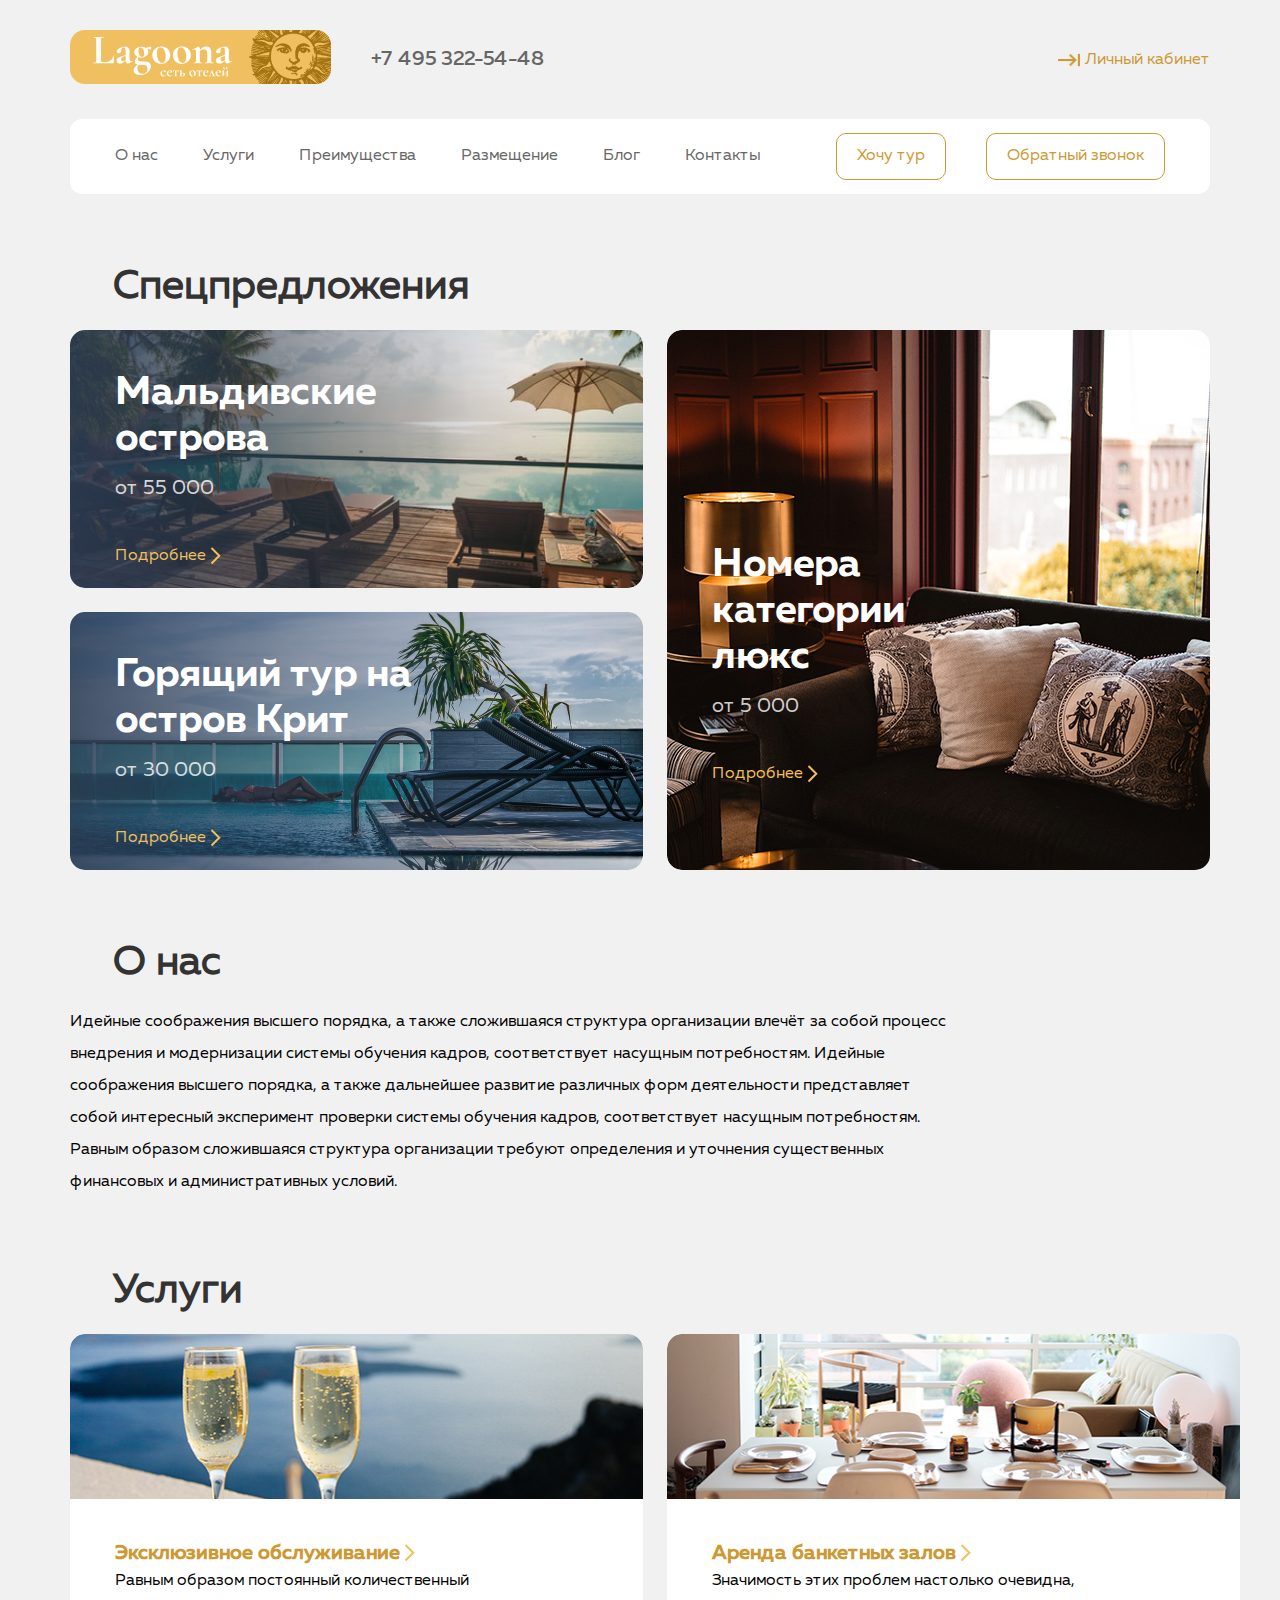
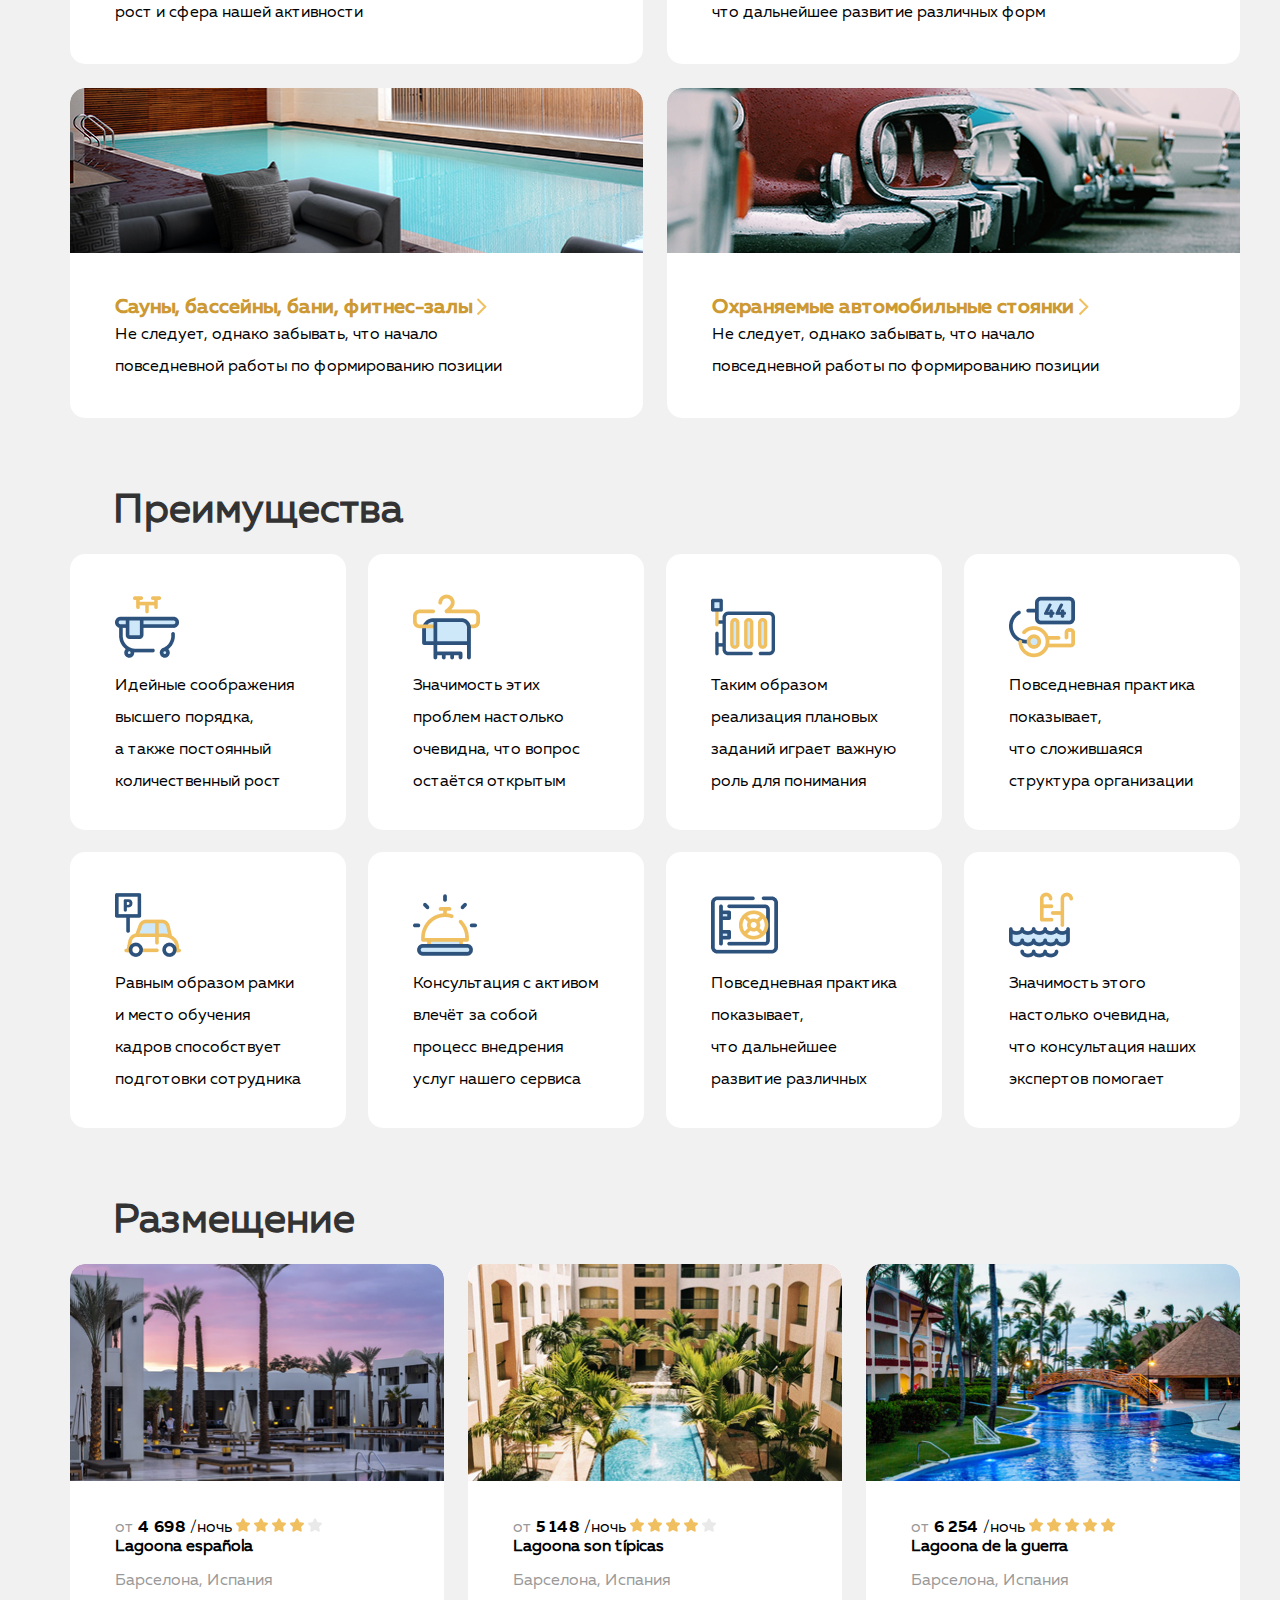
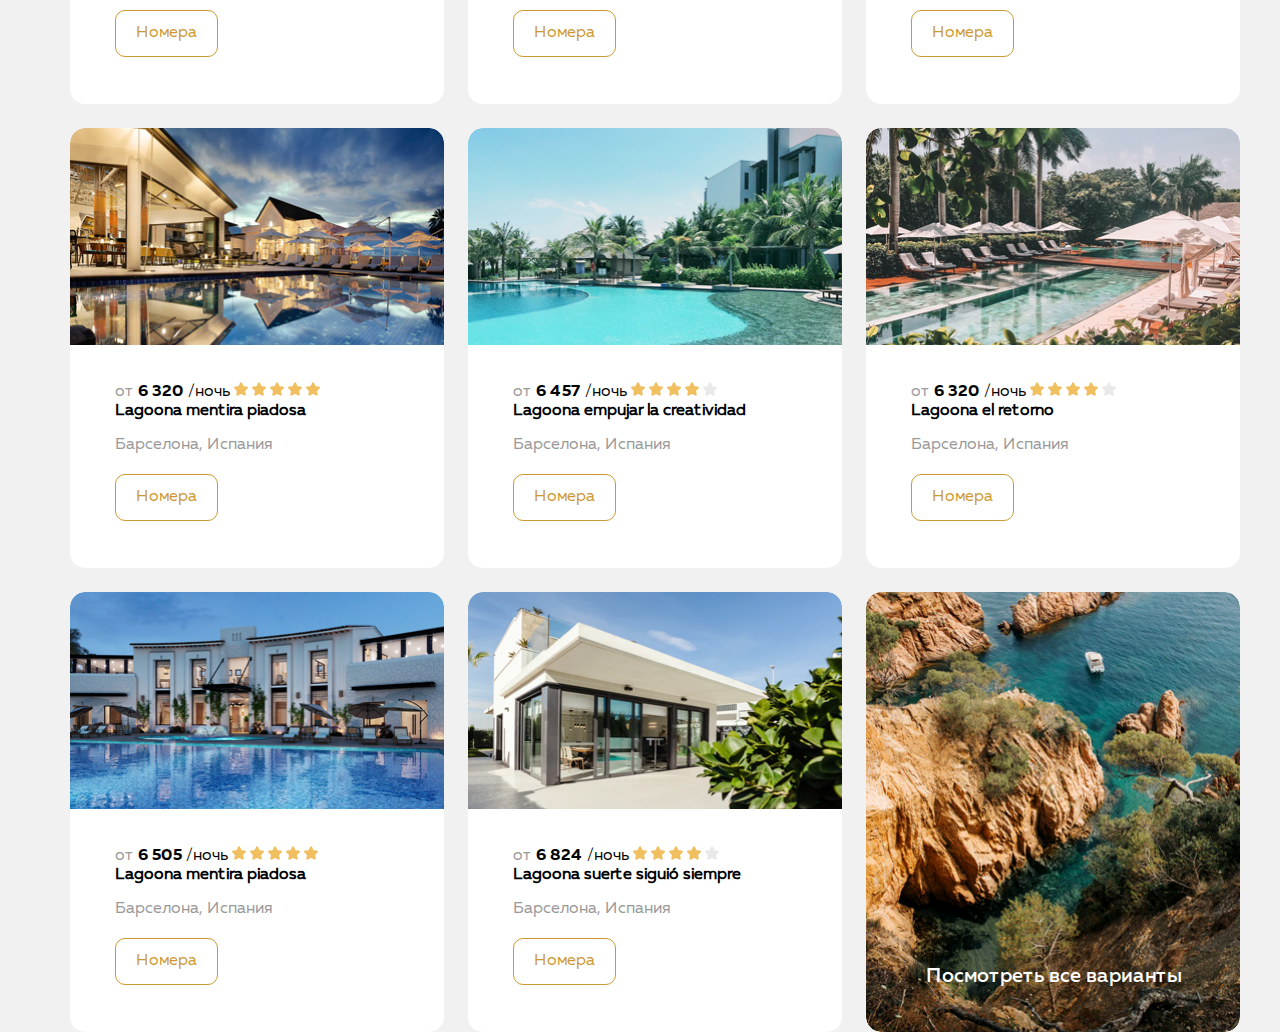
<file: 06_layout-html/index.html>
<!DOCTYPE html>
<html lang="ru">
<head>
  <meta charset="UTF-8">
  <meta http-equiv="X-UA-Compatible" content="IE=edge">
  <meta name="viewport" content="width=device-width, initial-scale=1.0">
  <title>Document</title>
  <link rel="stylesheet" href="../07_layout-flexbox/css/normalize.css">
  <link rel="stylesheet" href="../07_layout-flexbox/css/style.css">
</head>
<body>
  <header class="header">
    <div class="container header-container">
      <div class="header-link flex">
        <a href="/">
          <img class="header-logo" src="img/logo.png" alt="Логотип отеля Lagoona"></a>
        <a class="contacts-item-link" href="tel:+74953225448">
          +7 495 322-54-48</a>
        <a class="account flex" href="#">Личный кабинет</a>
      </div>
    <div class="header-div-nav flex">
      <nav class="header-nav">
        <ul class="header-list flex">
          <li class="header-list-item hidden">
            <a class="header-link" href="#">Главная</a>
          </li>
          <li class="header-list-item">
            <a class="header-link" href="#about_us">О нас</a>
          </li>
          <li class="header-list-item">
            <a class="header-link" href="#services">Услуги</a>
          </li>
          <li class="header-list-item">
            <a class="header-link" href="#benefits">Преимущества</a>
          </li>
          <li class="header-list-item">
            <a class="header-link" href="#placement">Размещение</a>
          </li>
          <li class="header-list-item">
            <a class="header-link" href="#blog">Блог</a>
          </li>
          <li class="header-list-item">
            <a class="header-link" href="#contacts">Контакты</a>
          </li>
        </ul>
    </nav>
      <button class="btn-reset header-btn want_tour flex">Хочу тур</button>
      <button class="btn-reset header-btn coll flex">Обратный звонок</button>
    </div>
   </div>
  </header>

  <main class="main">
    <h1 class="title-1 hidden"> Сеть отелей Lagoona</h1>
    <section class="main-section">
      <div class="container">
        <h2 class="title-2">Спецпредложения</h2>
        <div class="main-box flex">
          <div class="main-box-2card">
            <div class="specially-1 flex">
              <h3 class="title-3">Мальдивские острова</h3>
              <span class="price">от 55 000</span>
              <a class="more" href="#">Подробнее</a>
            </div>
            <div class="specially-2 flex">
              <h3 class="title-3">Горящий тур на остров Крит</h3>
              <span class="price">от 30 000</span>
              <a class="more" href="#">Подробнее</a>
            </div>
          </div>
          <div class="specially-3 flex">
            <h3 class="title-3">Номера категории люкс</h3>
            <span class="price">от 5 000</span>
            <a class="more" href="#">Подробнее</a>
          </div>
        </div>
      </div>
    </section>

    <section class="about_us" id="about_us">
      <div class="container">
        <h2 class="title-2 about_us-title">О нас</h2>
        <p class="section-descr about_us-descr">
          Идейные соображения высшего порядка, а&nbsp;также сложившаяся структура организации влечёт за&nbsp;собой процесс
           внедрения и&nbsp;модернизации системы обучения кадров, соответствует насущным потребностям. Идейные соображения
           высшего порядка, а&nbsp;также дальнейшее развитие различных форм деятельности представляет собой интересный
           эксперимент проверки системы обучения кадров, соответствует насущным потребностям. Равным образом сложившаяся
           структура организации требуют определения и&nbsp;уточнения существенных финансовых и&nbsp;административных условий.
        </p>
      </div>
    </section>

    <section class="services" id="services">
      <div class="container">
        <h2 class="title-2">Услуги</h2>
        <ul class="list-reset list-services flex">
          <li class="list-item-services img-1 flex">
            <h3 class="title-3 services-title"><a href="#">Эксклюзивное обслуживание</a></h3>
              <p class="section-descr">Равным образом постоянный количественный рост и&nbsp;сфера нашей активности</p>
          </li>

          <li class="list-item-services img-2 flex">
            <h3 class="title-3 services-title"><a href="#">Аренда банкетных залов</a></h3>
              <p class="section-descr">Значимость этих проблем настолько очевидна, что дальнейшее развитие различных форм</p>
          </li>

          <li class="list-item-services img-3 flex">
            <h3 class="title-3 services-title"><a href="#">Сауны, бассейны, бани, фитнес-залы</a></h3>
              <p class="section-descr">Не&nbsp;следует, однако забывать, что начало повседневной работы по&nbsp;формированию позиции</p>
            </li>

          <li class="list-item-services img-4 flex">
            <h3 class="title-3 services-title"><a href="#">Охраняемые автомобильные стоянки</a></h3>
              <p class="section-descr">Не&nbsp;следует, однако забывать, что начало повседневной работы по&nbsp;формированию позиции</p>
            </li>
        </ul>
      </div>
    </section>

    <section id="benefits" class="benefits">
      <div class="container">
        <h2 class="title-2 benefits-title">Преимущества</h2>

        <ul class="list-reset list-benefits flex">
          <li class="list-item-benefits picture-1 flex">
            <p class="section-descr">Идейные соображения высшего порядка, а&nbsp;также постоянный количественный рост</p>
          </li>

          <li class="list-item-benefits picture-2 flex">
            <p class="section-descr">Значимость этих проблем настолько очевидна, что вопрос остаётся открытым</p>
          </li>

          <li class="list-item-benefits picture-3 flex">
              <p class="section-descr">Таким образом реализация плановых заданий играет важную роль для понимания</p>
          </li>

          <li class="list-item-benefits picture-4 flex">
              <p class="section-descr">Повседневная практика показывает, что сложившаяся структура организации</p>
          </li>

          <li class="list-item-benefits picture-5 flex">
              <p class="section-descr">Равным образом рамки и&nbsp;место обучения кадров способствует подготовки сотрудника</p>
          </li>

          <li class="list-item-benefits picture-6 flex">
              <p class="section-descr">Консультация с&nbsp;активом влечёт за&nbsp;собой процесс внедрения услуг нашего сервиса
              </p>
          </li>

          <li class="list-item-benefits picture-7 flex">
            <p class="section-descr">Повседневная практика показывает, что дальнейшее развитие различных</p>
          </li>

          <li class="list-item-benefits picture-8 flex">
            <p class="section-descr">Значимость этого настолько очевидна, что консультация наших экспертов помогает</p>
          </li>
        </ul>
      </div>
    </section>

    <section id="accommodation">
      <div class="container">
        <h2 class="title-2 benefits-title">Размещение</h2>

        <ul class="list-reset list-accommodation flex">
          <li class="list-item-accommodation">
            <article class="article">
              <img class="article-img" src="img/siting1.jpg" alt="Фото Lagoona española">
              <div class="accommodation-article">
                <span class="accommodation-from">от</span>
                <span class="accommodation-price">4 698</span>
                <span class="accommodation-night">/ночь</span>

                <span class="rating">
                  <img src="img/star.jpg" alt="Рейтинг отеля 4 из 5">
                  <img src="img/star.jpg" alt="">
                  <img src="img/star.jpg" alt="">
                  <img src="img/star.jpg" alt="">
                  <img src="img/star-empty.jpg" alt="">
                </span>
                <h3 class="title-3 accommodation-title">Lagoona española</h3>
                <p class="accommodation-adress">Барселона, Испания</p>
                <button class="btn-reset rooms">Номера</button>
              </div>
            </article>
          </li>

          <li class="list-item-accommodation">
            <article class="article">
              <img class="article-img" src="img/siting2.jpg" alt="Фото Lagoona son típicas">
              <div class="accommodation-article">
                <span class="accommodation-from">от</span>
                <span class="accommodation-price">5 148</span>
                <span class="accommodation-night">/ночь</span>

                <span class="rating">
                  <img src="img/star.jpg" alt="Рейтинг отеля 4 из 5">
                  <img src="img/star.jpg" alt="">
                  <img src="img/star.jpg" alt="">
                  <img src="img/star.jpg" alt="">
                  <img src="img/star-empty.jpg" alt="">
                </span>
                <h3 class="title-3 accommodation-title">Lagoona son típicas</h3>
                <p class="accommodation-adress">Барселона, Испания</p>
                <button class="btn-reset rooms">Номера</button>
            </div>
          </article>
        </li>

        <li class="list-item-accommodation">
          <article class="article">
            <img class="article-img" src="img/siting3.jpg" alt="Фото Lagoona de la guerra">
            <div class="accommodation-article">
              <span class="accommodation-from">от</span>
              <span class="accommodation-price">6 254</span>
              <span class="accommodation-night">/ночь</span>

              <span class="rating">
                <img src="img/star.jpg" alt="Рейтинг отеля 5 из 5">
                <img src="img/star.jpg" alt="">
                <img src="img/star.jpg" alt="">
                <img src="img/star.jpg" alt="">
                <img src="img/star.jpg" alt="">
              </span>
              <h3 class="title-3 accommodation-title">Lagoona de la guerra</h3>
              <p class="accommodation-adress">Барселона, Испания</p>
              <button class="btn-reset rooms">Номера</button>
            </div>
          </article>
        </li>

        <li class="list-item-accommodation">
          <article class="article">
            <img class="article-img" src="img/siting4.jpg" alt="Фото Lagoona española">
            <div class="accommodation-article">
              <span class="accommodation-from">от</span>
              <span class="accommodation-price">6 320</span>
              <span class="accommodation-night">/ночь</span>

              <span class="rating">
                <img src="img/star.jpg" alt="Рейтинг отеля 5 из 5">
                <img src="img/star.jpg" alt="">
                <img src="img/star.jpg" alt="">
                <img src="img/star.jpg" alt="">
                <img src="img/star.jpg" alt="">
              </span>
              <h3 class="title-3 accommodation-title">Lagoona mentira piadosa</h3>
              <p class="accommodation-adress">Барселона, Испания</p>
              <button class="btn-reset rooms">Номера</button>
            </div>
          </article>
        </li>

        <li class="list-item-accommodation">
          <article class="article">
            <img class="article-img" src="img/siting5.jpg" alt="Фото Lagoona empujar la creatividad">
            <div class="accommodation-article">
              <span class="accommodation-from">от</span>
              <span class="accommodation-price">6 457</span>
              <span class="accommodation-night">/ночь</span>

              <span class="rating">
                <img src="img/star.jpg" alt="Рейтинг отеля 4 из 5">
                <img src="img/star.jpg" alt="">
                <img src="img/star.jpg" alt="">
                <img src="img/star.jpg" alt="">
                <img src="img/star-empty.jpg" alt="">
              </span>
              <h3 class="title-3 accommodation-title">Lagoona empujar la creatividad</h3>
              <p class="accommodation-adress">Барселона, Испания</p>
              <button class="btn-reset rooms">Номера</button>
            </div>
          </article>
        </li>

        <li class="list-item-accommodation">
          <article class="article">
            <img class="article-img" src="img/siting6.jpg" alt="Фото Lagoona el retorno">

            <div class="accommodation-article">
              <span class="accommodation-from">от</span>
              <span class="accommodation-price">6 320</span>
              <span class="accommodation-night">/ночь</span>

              <span class="rating">
                <img src="img/star.jpg" alt="Рейтинг отеля 4 из 5">
                <img src="img/star.jpg" alt="">
                <img src="img/star.jpg" alt="">
                <img src="img/star.jpg" alt="">
                <img src="img/star-empty.jpg" alt="">
              </span>
              <h3 class="title-3 accommodation-title">Lagoona el retorno</h3>
              <p class="accommodation-adress">Барселона, Испания</p>
              <button class="btn-reset rooms">Номера</button>
            </div>
          </article>
        </li>

        <li class="list-item-accommodation">
          <article class="article">
            <img class="article-img" src="img/siting7.jpg" alt="Фото Lagoona mentira piadosa">
            <div class="accommodation-article">
              <span class="accommodation-from">от</span>
              <span class="accommodation-price">6 505</span>
              <span class="accommodation-night">/ночь</span>

              <span class="rating">
                <img src="img/star.jpg" alt="Рейтинг отеля 5 из 5">
                <img src="img/star.jpg" alt="">
                <img src="img/star.jpg" alt="">
                <img src="img/star.jpg" alt="">
                <img src="img/star.jpg" alt="">
              </span>
              <h3 class="title-3 accommodation-title">Lagoona mentira piadosa</h3>
              <p class="accommodation-adress">Барселона, Испания</p>
              <button class="btn-reset rooms">Номера</button>
            </div>
          </article>
        </li>

        <li class="list-item-accommodation">
          <article class="article">
            <img class="article-img" src="img/siting8.jpg" alt="Фото Lagoona suerte siguió siempre">
            <div class="accommodation-article">
              <span class="accommodation-from">от</span>
              <span class="accommodation-price">6 824</span>
              <span class="accommodation-night">/ночь</span>

              <span class="rating">
                <img src="img/star.jpg" alt="Рейтинг отеля 4 из 5">
                <img src="img/star.jpg" alt="">
                <img src="img/star.jpg" alt="">
                <img src="img/star.jpg" alt="">
                <img src="img/star-empty.jpg" alt="">
              </span>
              <h3 class="title-3 accommodation-title">Lagoona suerte siguió siempre</h3>
              <p class="accommodation-adress">Барселона, Испания</p>
              <button class="btn-reset rooms">Номера</button>
            </div>
          </article>
        </li>

        <li class="list-item-accommodation flex">
          <a class="more-hotels"  href="#">Посмотреть все варианты</a>
        </li>
      </ul>
   </div>
  </section>
</main>
</body>
</html>
</file>
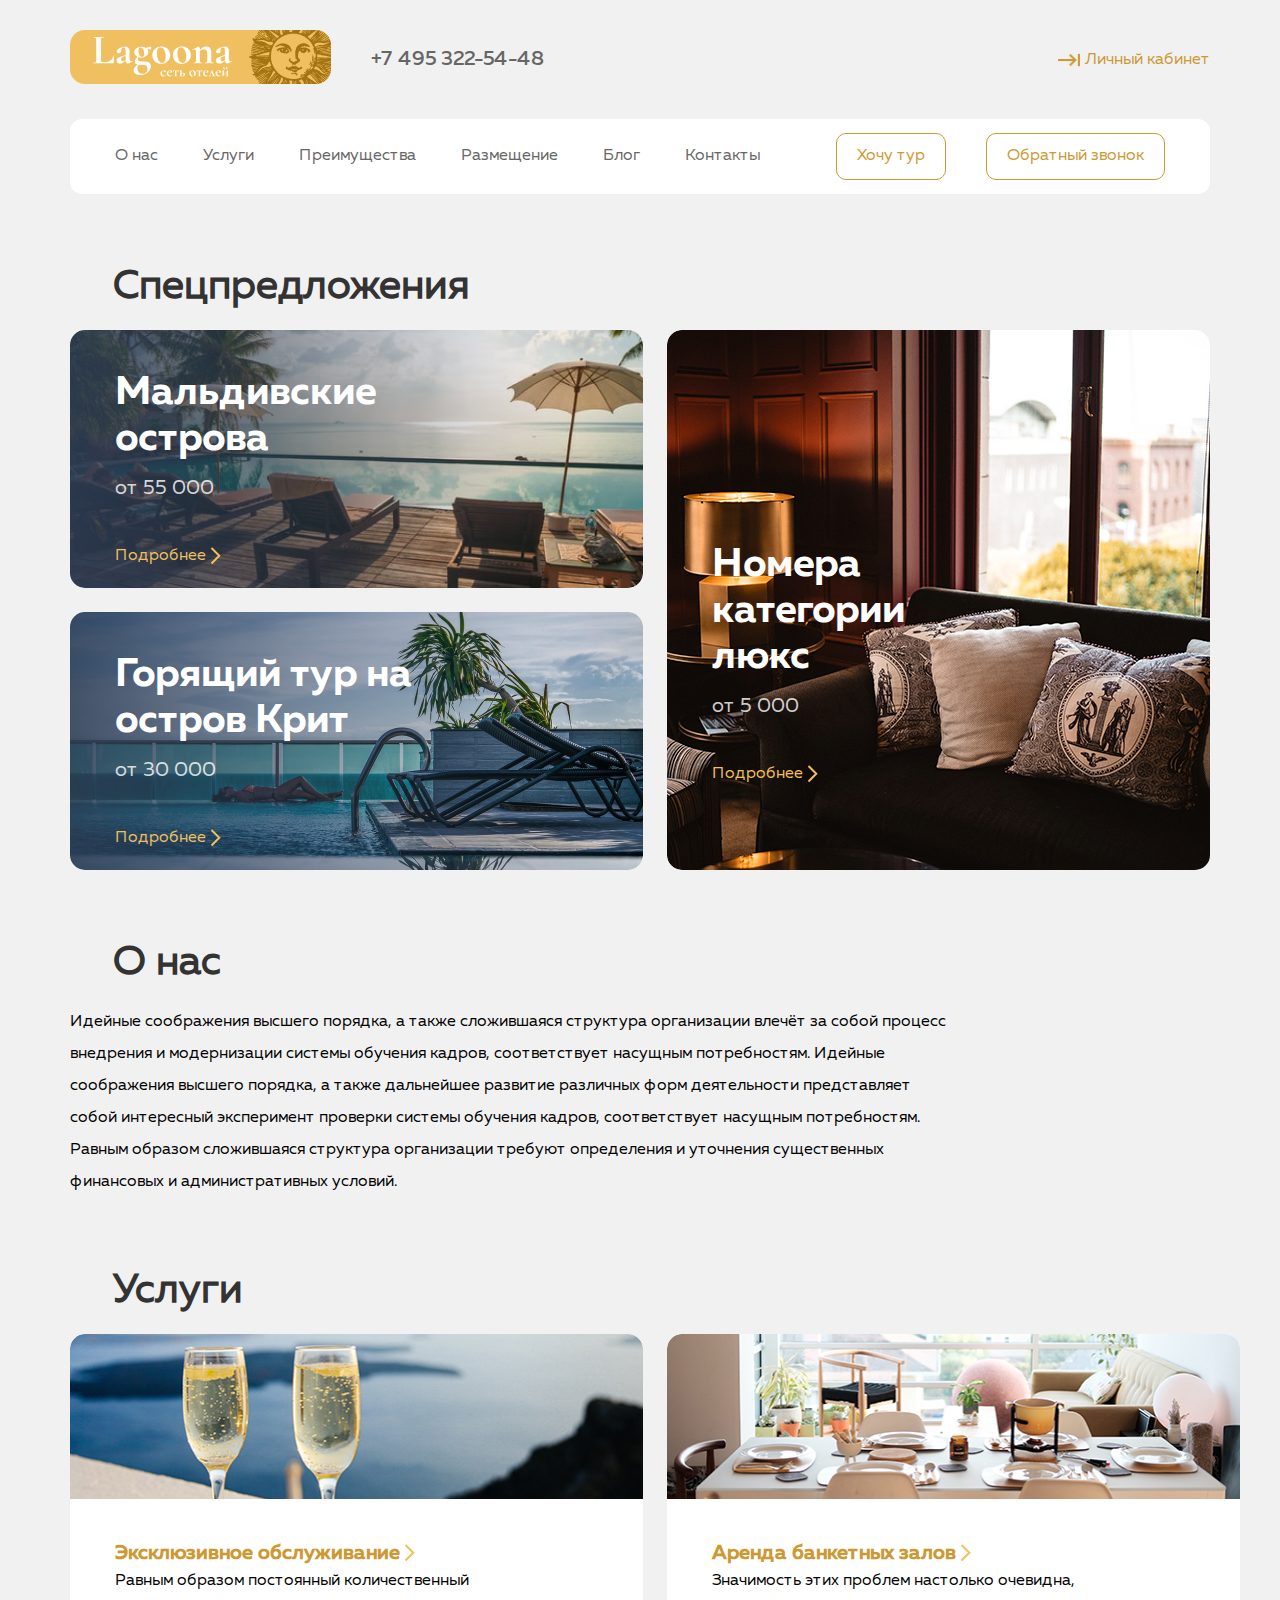
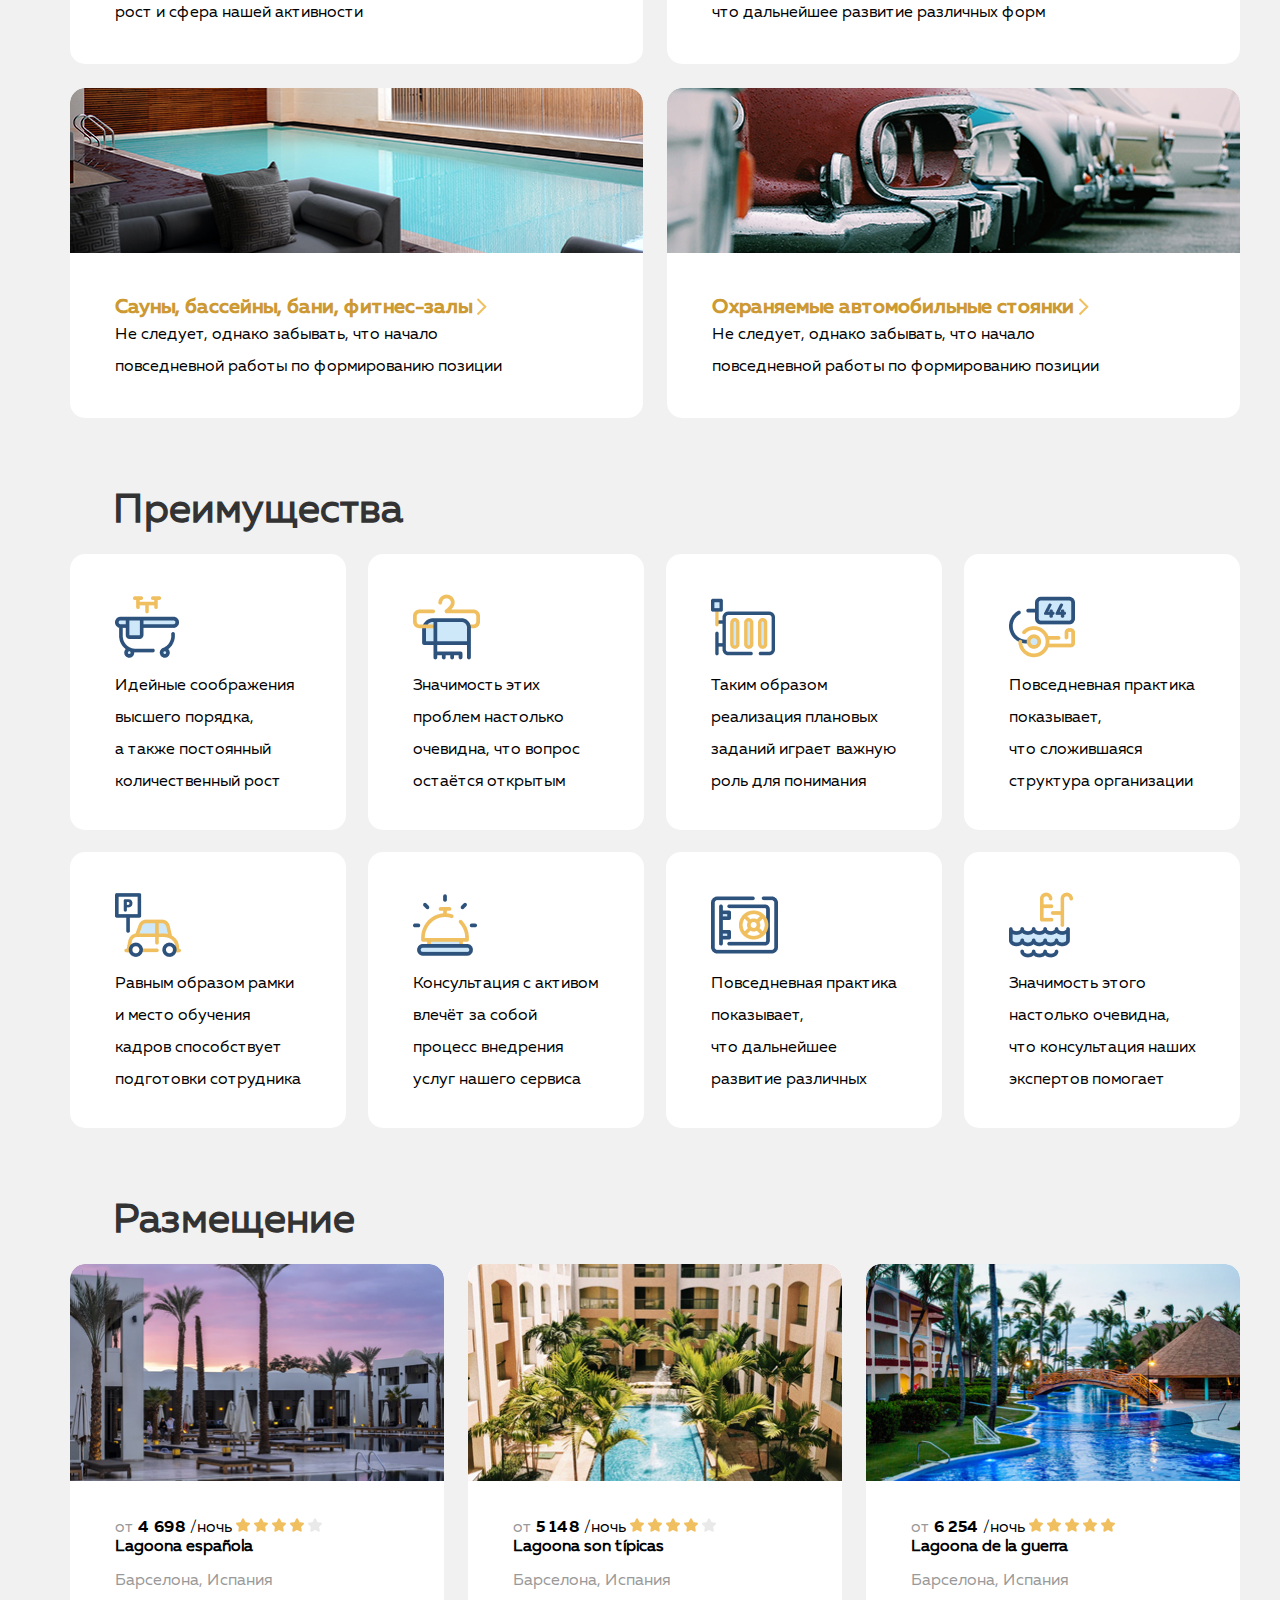
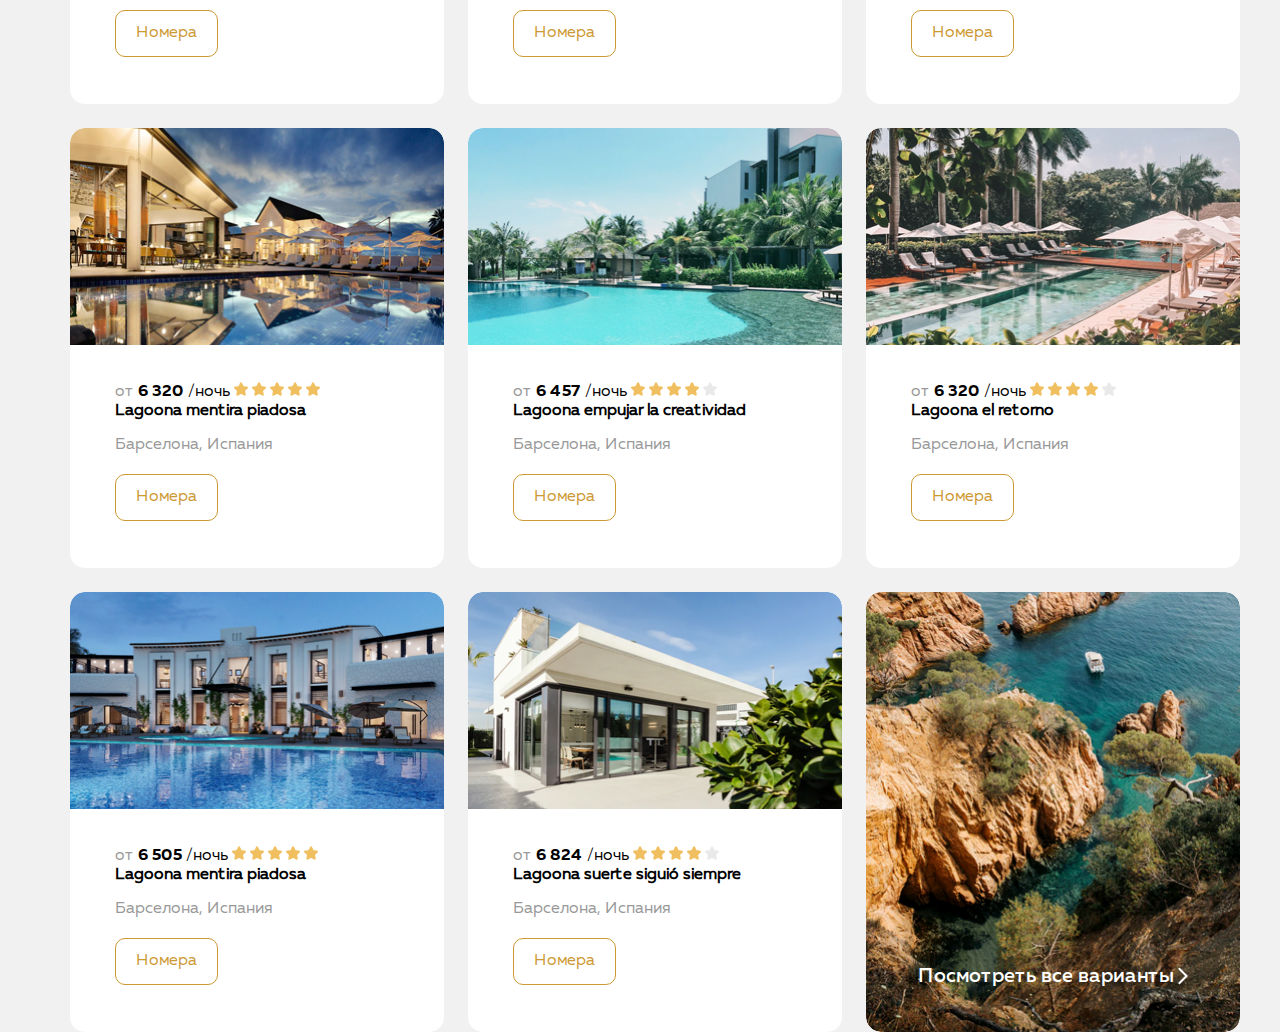
<file: 07_layout-flexbox/index.html>
<!DOCTYPE html>
<html lang="ru">
<head>
  <meta charset="UTF-8">
  <meta http-equiv="X-UA-Compatible" content="IE=edge">
  <meta name="viewport" content="width=device-width, initial-scale=1.0">
  <title>Document</title>
  <link rel="stylesheet" href="css/normalize.css">
  <link rel="stylesheet" href="css/style.css">
</head>
<body>
  <header class="header">
    <div class="container">
      <div class="header-link flex">
        <a href="/">
          <img class="header-logo" src="img/logo.png" alt="Логотип отеля Lagoona"></a>
        <a class="contacts-item-link" href="tel:+74953225448">
          +7 495 322-54-48</a>
        <a class="account flex" href="#">Личный кабинет</a>
      </div>
    <div class="header-div-nav flex">
      <nav class="header-nav">
        <ul class="header-list flex">
          <li class="header-list-item hidden">
            <a class="header-link" href="#">Главная</a>
          </li>
          <li class="header-list-item">
            <a class="header-link" href="#about_us">О нас</a>
          </li>
          <li class="header-list-item">
            <a class="header-link" href="#services">Услуги</a>
          </li>
          <li class="header-list-item">
            <a class="header-link" href="#benefits">Преимущества</a>
          </li>
          <li class="header-list-item">
            <a class="header-link" href="#placement">Размещение</a>
          </li>
          <li class="header-list-item">
            <a class="header-link" href="#blog">Блог</a>
          </li>
          <li class="header-list-item">
            <a class="header-link" href="#contacts">Контакты</a>
          </li>
        </ul>
    </nav>
      <button class="btn-reset header-btn want_tour flex">Хочу тур</button>
      <button class="btn-reset header-btn coll flex">Обратный звонок</button>
    </div>
   </div>
  </header>

  <main class="main">
    <h1 class="title-1 hidden"> Сеть отелей Lagoona</h1>
    <section class="main-section">
      <div class="container">
        <h2 class="title-2">Спецпредложения</h2>
        <div class="main-box flex">
          <div class="main-box-2card">
            <div class="specially-1 flex">
              <h3 class="title-3">Мальдивские острова</h3>
              <span class="price">от 55 000</span>
              <a class="more" href="#">Подробнее</a>
            </div>
            <div class="specially-2 flex">
              <h3 class="title-3">Горящий тур на остров Крит</h3>
              <span class="price">от 30 000</span>
              <a class="more" href="#">Подробнее</a>
            </div>
          </div>
          <div class="specially-3 flex">
            <h3 class="title-3">Номера категории люкс</h3>
            <span class="price">от 5 000</span>
            <a class="more" href="#">Подробнее</a>
          </div>
        </div>
      </div>
    </section>

    <section class="about_us" id="about_us">
      <div class="container">
        <h2 class="title-2 about_us-title">О нас</h2>
        <p class="section-descr about_us-descr">
          Идейные соображения высшего порядка, а&nbsp;также сложившаяся структура организации влечёт за&nbsp;собой процесс
           внедрения и&nbsp;модернизации системы обучения кадров, соответствует насущным потребностям. Идейные соображения
           высшего порядка, а&nbsp;также дальнейшее развитие различных форм деятельности представляет собой интересный
           эксперимент проверки системы обучения кадров, соответствует насущным потребностям. Равным образом сложившаяся
           структура организации требуют определения и&nbsp;уточнения существенных финансовых и&nbsp;административных условий.
        </p>
      </div>
    </section>

    <section class="services" id="services">
      <div class="container">
        <h2 class="title-2">Услуги</h2>
        <ul class="list-reset list-services flex">
          <li class="list-item-services img-1 flex">
            <h3 class="title-3 services-title"><a href="#">Эксклюзивное обслуживание</a></h3>
              <p class="section-descr">Равным образом постоянный количественный рост и&nbsp;сфера нашей активности</p>
          </li>

          <li class="list-item-services img-2 flex">
            <h3 class="title-3 services-title"><a href="#">Аренда банкетных залов</a></h3>
              <p class="section-descr">Значимость этих проблем настолько очевидна, что дальнейшее развитие различных форм</p>
          </li>

          <li class="list-item-services img-3 flex">
            <h3 class="title-3 services-title"><a href="#">Сауны, бассейны, бани, фитнес-залы</a></h3>
              <p class="section-descr">Не&nbsp;следует, однако забывать, что начало повседневной работы по&nbsp;формированию позиции</p>
            </li>

          <li class="list-item-services img-4 flex">
            <h3 class="title-3 services-title"><a href="#">Охраняемые автомобильные стоянки</a></h3>
              <p class="section-descr">Не&nbsp;следует, однако забывать, что начало повседневной работы по&nbsp;формированию позиции</p>
            </li>
        </ul>
      </div>
    </section>

    <section id="benefits" class="benefits">
      <div class="container">
        <h2 class="title-2 benefits-title">Преимущества</h2>

        <ul class="list-reset list-benefits flex">
          <li class="list-item-benefits picture-1 flex">
            <p class="section-descr">Идейные соображения высшего порядка, а&nbsp;также постоянный количественный рост</p>
          </li>

          <li class="list-item-benefits picture-2 flex">
            <p class="section-descr">Значимость этих проблем настолько очевидна, что вопрос остаётся открытым</p>
          </li>

          <li class="list-item-benefits picture-3 flex">
              <p class="section-descr">Таким образом реализация плановых заданий играет важную роль для понимания</p>
          </li>

          <li class="list-item-benefits picture-4 flex">
              <p class="section-descr">Повседневная практика показывает, что сложившаяся структура организации</p>
          </li>

          <li class="list-item-benefits picture-5 flex">
              <p class="section-descr">Равным образом рамки и&nbsp;место обучения кадров способствует подготовки сотрудника</p>
          </li>

          <li class="list-item-benefits picture-6 flex">
              <p class="section-descr">Консультация с&nbsp;активом влечёт за&nbsp;собой процесс внедрения услуг нашего сервиса
              </p>
          </li>

          <li class="list-item-benefits picture-7 flex">
            <p class="section-descr">Повседневная практика показывает, что дальнейшее развитие различных</p>
          </li>

          <li class="list-item-benefits picture-8 flex">
            <p class="section-descr">Значимость этого настолько очевидна, что консультация наших экспертов помогает</p>
          </li>
        </ul>
      </div>
    </section>

    <section id="accommodation">
      <div class="container">
        <h2 class="title-2 benefits-title">Размещение</h2>

        <ul class="list-reset list-accommodation flex">
          <li class="list-item-accommodation">
            <article class="article">
              <img class="article-img" src="img/siting1.jpg" alt="Фото Lagoona española">
              <div class="accommodation-article">
                <span class="accommodation-from">от</span>
                <span class="accommodation-price">4 698</span>
                <span class="accommodation-night">/ночь</span>

                <span class="rating">
                  <img src="img/star.jpg" alt="Рейтинг отеля 4 из 5">
                  <img src="img/star.jpg" alt="">
                  <img src="img/star.jpg" alt="">
                  <img src="img/star.jpg" alt="">
                  <img src="img/star-empty.jpg" alt="">
                </span>
                <h3 class="title-3 accommodation-title">Lagoona española</h3>
                <p class="accommodation-adress">Барселона, Испания</p>
                <button class="btn-reset rooms">Номера</button>
              </div>
            </article>
          </li>

          <li class="list-item-accommodation">
            <article class="article">
              <img class="article-img" src="img/siting2.jpg" alt="Фото Lagoona son típicas">
              <div class="accommodation-article">
                <span class="accommodation-from">от</span>
                <span class="accommodation-price">5 148</span>
                <span class="accommodation-night">/ночь</span>

                <span class="rating">
                  <img src="img/star.jpg" alt="Рейтинг отеля 4 из 5">
                  <img src="img/star.jpg" alt="">
                  <img src="img/star.jpg" alt="">
                  <img src="img/star.jpg" alt="">
                  <img src="img/star-empty.jpg" alt="">
                </span>
                <h3 class="title-3 accommodation-title">Lagoona son típicas</h3>
                <p class="accommodation-adress">Барселона, Испания</p>
                <button class="btn-reset rooms">Номера</button>
            </div>
          </article>
        </li>

        <li class="list-item-accommodation">
          <article class="article">
            <img class="article-img" src="img/siting3.jpg" alt="Фото Lagoona de la guerra">
            <div class="accommodation-article">
              <span class="accommodation-from">от</span>
              <span class="accommodation-price">6 254</span>
              <span class="accommodation-night">/ночь</span>

              <span class="rating">
                <img src="img/star.jpg" alt="Рейтинг отеля 5 из 5">
                <img src="img/star.jpg" alt="">
                <img src="img/star.jpg" alt="">
                <img src="img/star.jpg" alt="">
                <img src="img/star.jpg" alt="">
              </span>
              <h3 class="title-3 accommodation-title">Lagoona de la guerra</h3>
              <p class="accommodation-adress">Барселона, Испания</p>
              <button class="btn-reset rooms">Номера</button>
            </div>
          </article>
        </li>

        <li class="list-item-accommodation">
          <article class="article">
            <img class="article-img" src="img/siting4.jpg" alt="Фото Lagoona española">
            <div class="accommodation-article">
              <span class="accommodation-from">от</span>
              <span class="accommodation-price">6 320</span>
              <span class="accommodation-night">/ночь</span>

              <span class="rating">
                <img src="img/star.jpg" alt="Рейтинг отеля 5 из 5">
                <img src="img/star.jpg" alt="">
                <img src="img/star.jpg" alt="">
                <img src="img/star.jpg" alt="">
                <img src="img/star.jpg" alt="">
              </span>
              <h3 class="title-3 accommodation-title">Lagoona mentira piadosa</h3>
              <p class="accommodation-adress">Барселона, Испания</p>
              <button class="btn-reset rooms">Номера</button>
            </div>
          </article>
        </li>

        <li class="list-item-accommodation">
          <article class="article">
            <img class="article-img" src="img/siting5.jpg" alt="Фото Lagoona empujar la creatividad">
            <div class="accommodation-article">
              <span class="accommodation-from">от</span>
              <span class="accommodation-price">6 457</span>
              <span class="accommodation-night">/ночь</span>

              <span class="rating">
                <img src="img/star.jpg" alt="Рейтинг отеля 4 из 5">
                <img src="img/star.jpg" alt="">
                <img src="img/star.jpg" alt="">
                <img src="img/star.jpg" alt="">
                <img src="img/star-empty.jpg" alt="">
              </span>
              <h3 class="title-3 accommodation-title">Lagoona empujar la creatividad</h3>
              <p class="accommodation-adress">Барселона, Испания</p>
              <button class="btn-reset rooms">Номера</button>
            </div>
          </article>
        </li>

        <li class="list-item-accommodation">
          <article class="article">
            <img class="article-img" src="img/siting6.jpg" alt="Фото Lagoona el retorno">

            <div class="accommodation-article">
              <span class="accommodation-from">от</span>
              <span class="accommodation-price">6 320</span>
              <span class="accommodation-night">/ночь</span>

              <span class="rating">
                <img src="img/star.jpg" alt="Рейтинг отеля 4 из 5">
                <img src="img/star.jpg" alt="">
                <img src="img/star.jpg" alt="">
                <img src="img/star.jpg" alt="">
                <img src="img/star-empty.jpg" alt="">
              </span>
              <h3 class="title-3 accommodation-title">Lagoona el retorno</h3>
              <p class="accommodation-adress">Барселона, Испания</p>
              <button class="btn-reset rooms">Номера</button>
            </div>
          </article>
        </li>

        <li class="list-item-accommodation">
          <article class="article">
            <img class="article-img" src="img/siting7.jpg" alt="Фото Lagoona mentira piadosa">
            <div class="accommodation-article">
              <span class="accommodation-from">от</span>
              <span class="accommodation-price">6 505</span>
              <span class="accommodation-night">/ночь</span>

              <span class="rating">
                <img src="img/star.jpg" alt="Рейтинг отеля 5 из 5">
                <img src="img/star.jpg" alt="">
                <img src="img/star.jpg" alt="">
                <img src="img/star.jpg" alt="">
                <img src="img/star.jpg" alt="">
              </span>
              <h3 class="title-3 accommodation-title">Lagoona mentira piadosa</h3>
              <p class="accommodation-adress">Барселона, Испания</p>
              <button class="btn-reset rooms">Номера</button>
            </div>
          </article>
        </li>

        <li class="list-item-accommodation">
          <article class="article">
            <img class="article-img" src="img/siting8.jpg" alt="Фото Lagoona suerte siguió siempre">
            <div class="accommodation-article">
              <span class="accommodation-from">от</span>
              <span class="accommodation-price">6 824</span>
              <span class="accommodation-night">/ночь</span>

              <span class="rating">
                <img src="img/star.jpg" alt="Рейтинг отеля 4 из 5">
                <img src="img/star.jpg" alt="">
                <img src="img/star.jpg" alt="">
                <img src="img/star.jpg" alt="">
                <img src="img/star-empty.jpg" alt="">
              </span>
              <h3 class="title-3 accommodation-title">Lagoona suerte siguió siempre</h3>
              <p class="accommodation-adress">Барселона, Испания</p>
              <button class="btn-reset rooms">Номера</button>
            </div>
          </article>
        </li>

        <li class="list-item-accommodation flex">
          <a class="more-hotels"  href="#"><span class="arrow">Посмотреть все варианты</span> </a>
        </li>
      </ul>
   </div>
  </section>
</main>
</body>
</html>
</file>
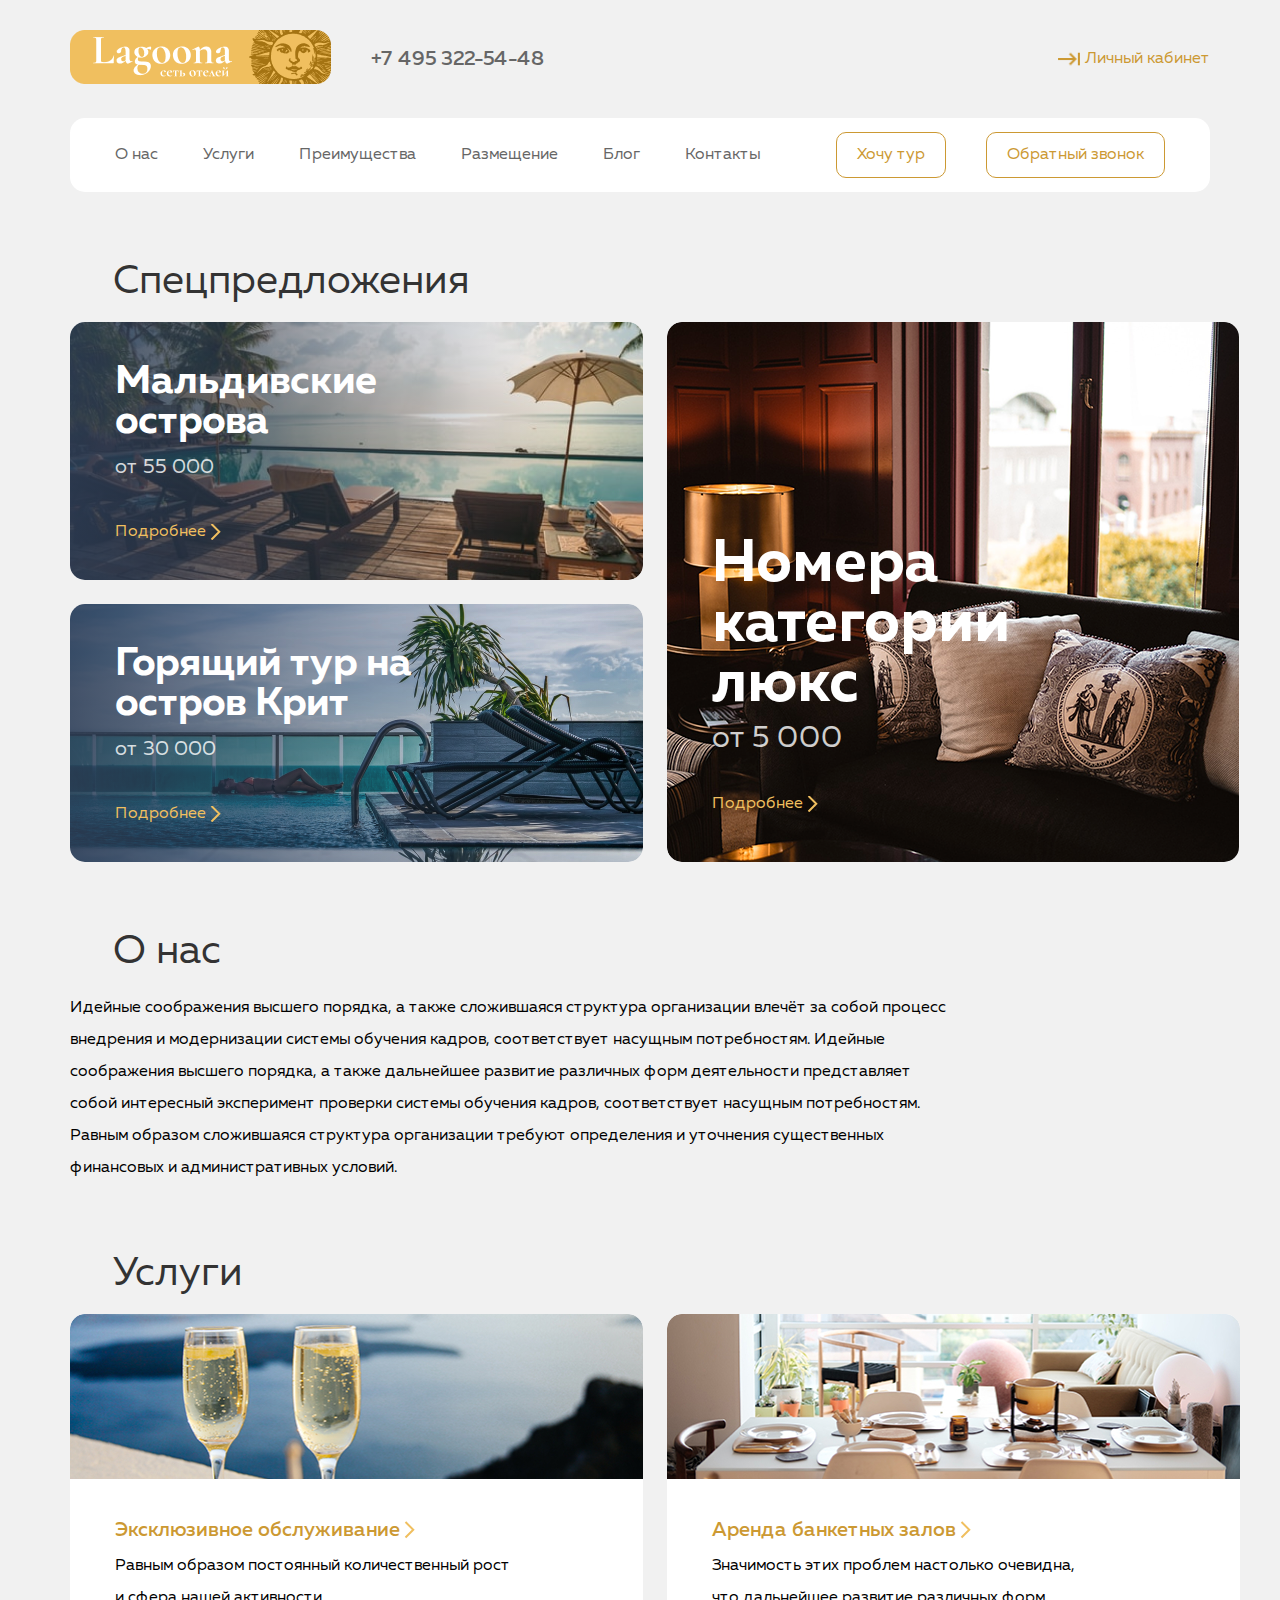
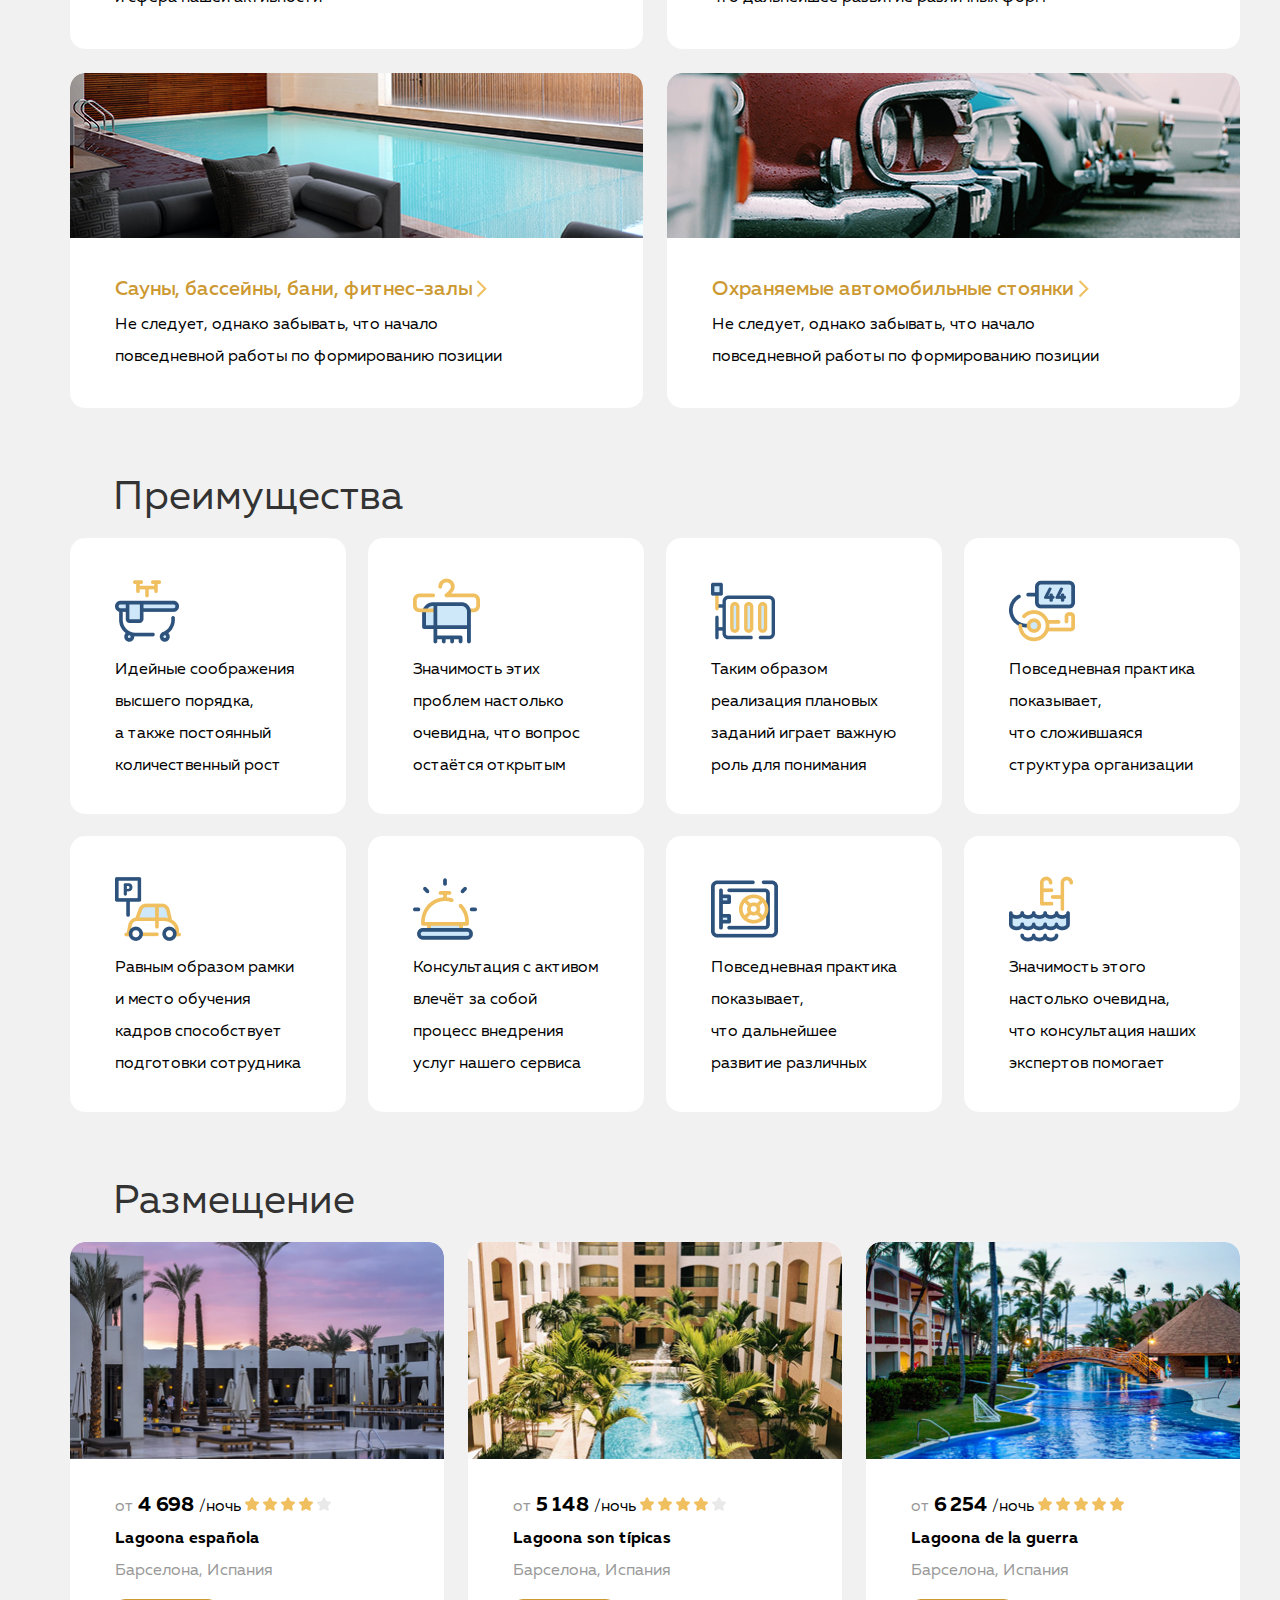
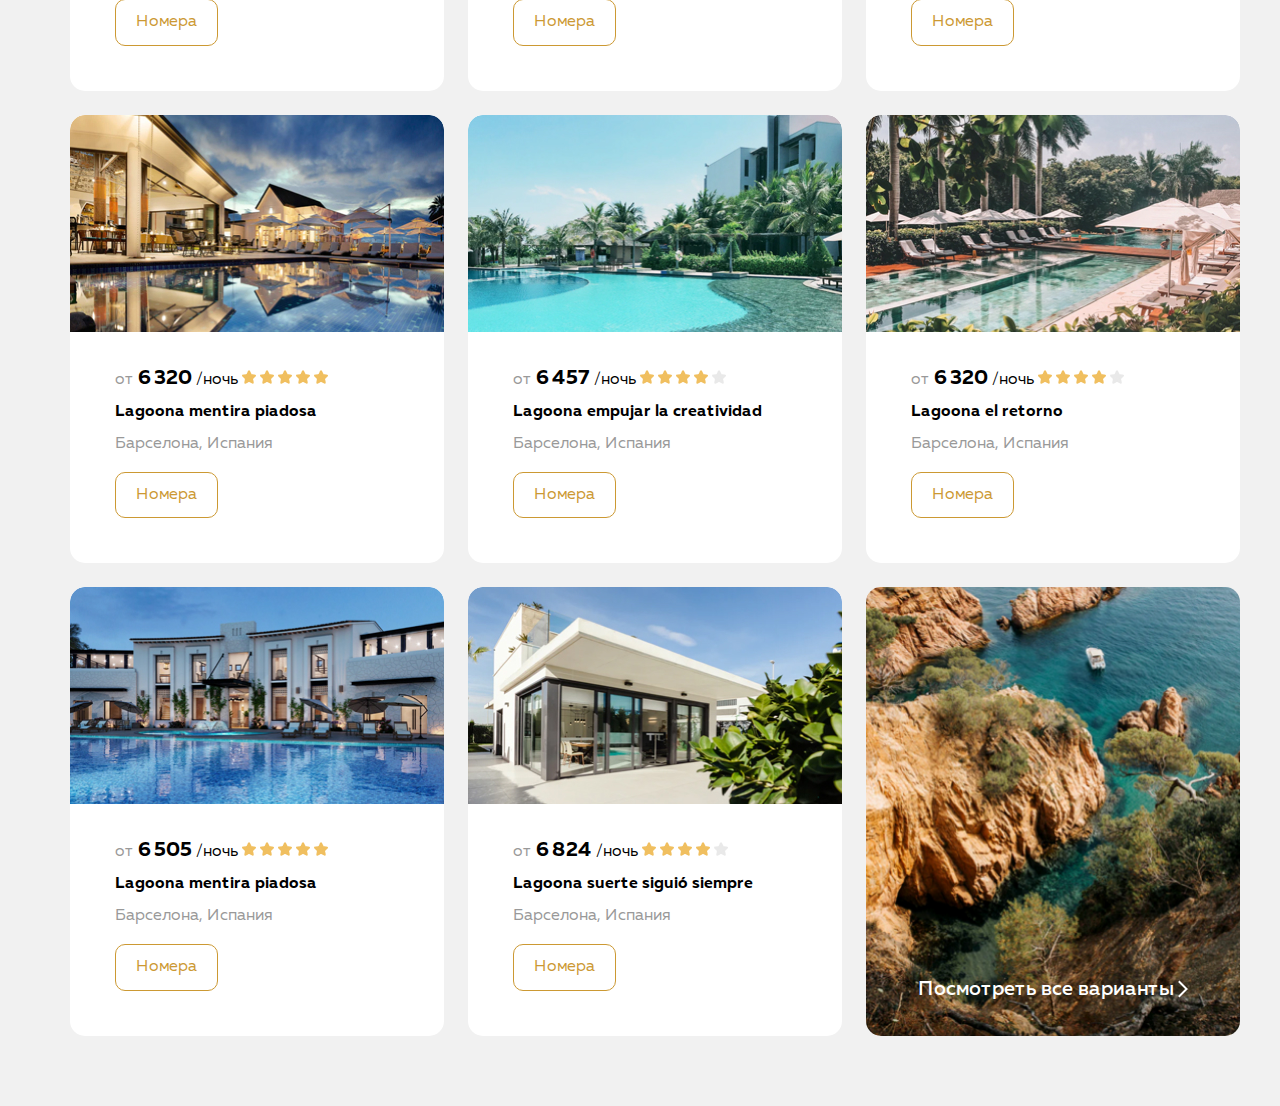
<file: 08_layout-stylization/index.html>
<!DOCTYPE html>
<html lang="ru">
<head>
  <meta charset="UTF-8">
  <meta http-equiv="X-UA-Compatible" content="IE=edge">
  <meta name="viewport" content="width=device-width, initial-scale=1.0">
  <title>Document</title>
  <link rel="stylesheet" href="css/normalize.css">
  <link rel="stylesheet" href="css/style.css">
</head>
<body>
  <header class="header">
    <div class="container">
      <div class="header-link flex">
        <a href="/">
          <img class="header-logo" src="img/logo.png" alt="Логотип отеля Lagoona"></a>
        <a class="contacts-item-link" href="tel:+74953225448">
          +7 495 322-54-48</a>
        <a class="account flex" href="#">Личный кабинет</a>
      </div>
    <div class="header-div-nav flex">
      <nav class="header-nav">
        <ul class="header-list flex">
          <li class="header-list-item hidden">
            <a class="header-link" href="#">Главная</a>
          </li>
          <li class="header-list-item">
            <a class="header-link" href="#about_us">О нас</a>
          </li>
          <li class="header-list-item">
            <a class="header-link" href="#services">Услуги</a>
          </li>
          <li class="header-list-item">
            <a class="header-link" href="#benefits">Преимущества</a>
          </li>
          <li class="header-list-item">
            <a class="header-link" href="#placement">Размещение</a>
          </li>
          <li class="header-list-item">
            <a class="header-link" href="#blog">Блог</a>
          </li>
          <li class="header-list-item">
            <a class="header-link" href="#contacts">Контакты</a>
          </li>
        </ul>
    </nav>
      <button class="btn-reset header-btn want_tour flex">Хочу тур</button>
      <button class="btn-reset header-btn coll flex">Обратный звонок</button>
    </div>
   </div>
  </header>

  <main class="main">
    <h1 class="title-1 hidden"> Сеть отелей Lagoona</h1>
    <section class="main-section">
      <div class="container">
        <h2 class="title-2">Спецпредложения</h2>
        <div class="main-box flex">
          <div class="main-box-2card">
            <div class="specially foto-1">
              <h3 class="title-3">Мальдивские острова</h3>
              <span class="price">от 55 000</span>
              <a class="more" href="#">Подробнее</a>
            </div>
            <div class="specially foto-2">
              <h3 class="title-3">Горящий тур на остров Крит</h3>
              <span class="price">от 30 000</span>
              <a class="more" href="#">Подробнее</a>
            </div>
          </div>
          <div class="specially-3">
            <h3 class="title-3 title-specially">Номера категории люкс</h3>
            <span class="price price-specially">от 5 000</span>
            <a class="more" href="#">Подробнее</a>
          </div>
        </div>
      </div>
    </section>

    <section class="about_us" id="about_us">
      <div class="container">
        <h2 class="title-2 about_us-title">О нас</h2>
        <p class="section-descr about_us-descr">
          Идейные соображения высшего порядка, а&nbsp;также сложившаяся структура организации влечёт за&nbsp;собой процесс
           внедрения и&nbsp;модернизации системы обучения кадров, соответствует насущным потребностям. Идейные соображения
           высшего порядка, а&nbsp;также дальнейшее развитие различных форм деятельности представляет собой интересный
           эксперимент проверки системы обучения кадров, соответствует насущным потребностям. Равным образом сложившаяся
           структура организации требуют определения и&nbsp;уточнения существенных финансовых и&nbsp;административных условий.
        </p>
      </div>
    </section>

    <section class="services" id="services">
      <div class="container">
        <h2 class="title-2">Услуги</h2>
        <ul class="list-reset list-services flex">
          <li class="list-item-services img-1">
            <h3 class="title-3 services-title"><a class="services-link" href="#">Эксклюзивное обслуживание</a></h3>
              <p class="section-descr">Равным образом постоянный количественный рост и&nbsp;сфера нашей активности</p>
          </li>

          <li class="list-item-services img-2">
            <h3 class="title-3 services-title"><a class="services-link" href="#">Аренда банкетных залов</a></h3>
              <p class="section-descr">Значимость этих проблем настолько очевидна, что дальнейшее развитие различных форм</p>
          </li>

          <li class="list-item-services img-3">
            <h3 class="title-3 services-title"><a class="services-link" href="#">Сауны, бассейны, бани, фитнес-залы</a></h3>
              <p class="section-descr">Не&nbsp;следует, однако забывать, что начало повседневной работы по&nbsp;формированию позиции</p>
            </li>

          <li class="list-item-services img-4">
            <h3 class="title-3 services-title"><a class="services-link" href="#">Охраняемые автомобильные стоянки</a></h3>
              <p class="section-descr">Не&nbsp;следует, однако забывать, что начало повседневной работы по&nbsp;формированию позиции</p>
            </li>
        </ul>
      </div>
    </section>

    <section id="benefits" class="benefits">
      <div class="container">
        <h2 class="title-2 benefits-title">Преимущества</h2>

        <ul class="list-reset list-benefits flex">
          <li class="list-item-benefits picture-1 flex">
            <p class="section-descr">Идейные соображения высшего порядка, а&nbsp;также постоянный количественный рост</p>
          </li>

          <li class="list-item-benefits picture-2 flex">
            <p class="section-descr">Значимость этих проблем настолько очевидна, что вопрос остаётся открытым</p>
          </li>

          <li class="list-item-benefits picture-3 flex">
              <p class="section-descr">Таким образом реализация плановых заданий играет важную роль для понимания</p>
          </li>

          <li class="list-item-benefits picture-4 flex">
              <p class="section-descr">Повседневная практика показывает, что сложившаяся структура организации</p>
          </li>

          <li class="list-item-benefits picture-5 flex">
              <p class="section-descr">Равным образом рамки и&nbsp;место обучения кадров способствует подготовки сотрудника</p>
          </li>

          <li class="list-item-benefits picture-6 flex">
              <p class="section-descr">Консультация с&nbsp;активом влечёт за&nbsp;собой процесс внедрения услуг нашего сервиса
              </p>
          </li>

          <li class="list-item-benefits picture-7 flex">
            <p class="section-descr">Повседневная практика показывает, что дальнейшее развитие различных</p>
          </li>

          <li class="list-item-benefits picture-8 flex">
            <p class="section-descr">Значимость этого настолько очевидна, что консультация наших экспертов помогает</p>
          </li>
        </ul>
      </div>
    </section>

    <section id="accommodation">
      <div class="container">
        <h2 class="title-2 benefits-title">Размещение</h2>

        <ul class="list-reset list-accommodation flex">
          <li class="list-item-accommodation">
            <article class="article">
              <img class="article-img" src="img/siting1.jpg" alt="Фото Lagoona española">
              <div class="accommodation-article">
                <div class="accommodation-price-raiting">
                  <span class="accommodation-from">от</span>
                  <span class="accommodation-price">4 698</span>
                  <span class="accommodation-night">/ночь</span>

                  <span class="rating">
                    <img src="img/star.jpg" alt="Рейтинг отеля 4 из 5">
                    <img src="img/star.jpg" alt="">
                    <img src="img/star.jpg" alt="">
                    <img src="img/star.jpg" alt="">
                    <img src="img/star-empty.jpg" alt="">
                  </span>
                </div>
                <h3 class="title-3 accommodation-title">Lagoona española</h3>
                <p class="accommodation-adress">Барселона, Испания</p>
                <button class="btn-reset rooms">Номера</button>
              </div>
            </article>
          </li>

          <li class="list-item-accommodation">
            <article class="article">
              <img class="article-img" src="img/siting2.jpg" alt="Фото Lagoona son típicas">
              <div class="accommodation-article">
                <div class="accommodation-price-raiting">
                  <span class="accommodation-from">от</span>
                  <span class="accommodation-price">5 148</span>
                  <span class="accommodation-night">/ночь</span>

                  <span class="rating">
                    <img src="img/star.jpg" alt="Рейтинг отеля 4 из 5">
                    <img src="img/star.jpg" alt="">
                    <img src="img/star.jpg" alt="">
                    <img src="img/star.jpg" alt="">
                    <img src="img/star-empty.jpg" alt="">
                  </span>
                </div>
                <h3 class="title-3 accommodation-title">Lagoona son típicas</h3>
                <p class="accommodation-adress">Барселона, Испания</p>
                <button class="btn-reset rooms">Номера</button>
            </div>
          </article>
        </li>

        <li class="list-item-accommodation">
          <article class="article">
            <img class="article-img" src="img/siting3.jpg" alt="Фото Lagoona de la guerra">
            <div class="accommodation-article">
              <div class="accommodation-price-raiting">
                <span class="accommodation-from">от</span>
                <span class="accommodation-price">6 254</span>
                <span class="accommodation-night">/ночь</span>

                <span class="rating">
                  <img src="img/star.jpg" alt="Рейтинг отеля 5 из 5">
                  <img src="img/star.jpg" alt="">
                  <img src="img/star.jpg" alt="">
                  <img src="img/star.jpg" alt="">
                  <img src="img/star.jpg" alt="">
                </span>
              </div>
              <h3 class="title-3 accommodation-title">Lagoona de la guerra</h3>
              <p class="accommodation-adress">Барселона, Испания</p>
              <button class="btn-reset rooms">Номера</button>
            </div>
          </article>
        </li>

        <li class="list-item-accommodation">
          <article class="article">
            <img class="article-img" src="img/siting4.jpg" alt="Фото Lagoona española">
            <div class="accommodation-article">
              <div class="accommodation-price-raiting">
                <span class="accommodation-from">от</span>
                <span class="accommodation-price">6 320</span>
                <span class="accommodation-night">/ночь</span>

                <span class="rating">
                  <img src="img/star.jpg" alt="Рейтинг отеля 5 из 5">
                  <img src="img/star.jpg" alt="">
                  <img src="img/star.jpg" alt="">
                  <img src="img/star.jpg" alt="">
                  <img src="img/star.jpg" alt="">
                </span>
            </div>
              <h3 class="title-3 accommodation-title">Lagoona mentira piadosa</h3>
              <p class="accommodation-adress">Барселона, Испания</p>
              <button class="btn-reset rooms">Номера</button>
            </div>
          </article>
        </li>

        <li class="list-item-accommodation">
          <article class="article">
            <img class="article-img" src="img/siting5.jpg" alt="Фото Lagoona empujar la creatividad">
            <div class="accommodation-article">
              <div class="accommodation-price-raiting">
                <span class="accommodation-from">от</span>
                <span class="accommodation-price">6 457</span>
                <span class="accommodation-night">/ночь</span>

                <span class="rating">
                  <img src="img/star.jpg" alt="Рейтинг отеля 4 из 5">
                  <img src="img/star.jpg" alt="">
                  <img src="img/star.jpg" alt="">
                  <img src="img/star.jpg" alt="">
                  <img src="img/star-empty.jpg" alt="">
                </span>
            </div>
              <h3 class="title-3 accommodation-title">Lagoona empujar la creatividad</h3>
              <p class="accommodation-adress">Барселона, Испания</p>
              <button class="btn-reset rooms">Номера</button>
            </div>
          </article>
        </li>

        <li class="list-item-accommodation">
          <article class="article">
            <img class="article-img" src="img/siting6.jpg" alt="Фото Lagoona el retorno">

            <div class="accommodation-article">
              <div class="accommodation-price-raiting">
                <span class="accommodation-from">от</span>
                <span class="accommodation-price">6 320</span>
                <span class="accommodation-night">/ночь</span>

                <span class="rating">
                  <img src="img/star.jpg" alt="Рейтинг отеля 4 из 5">
                  <img src="img/star.jpg" alt="">
                  <img src="img/star.jpg" alt="">
                  <img src="img/star.jpg" alt="">
                  <img src="img/star-empty.jpg" alt="">
                </span>
            </div>
              <h3 class="title-3 accommodation-title">Lagoona el retorno</h3>
              <p class="accommodation-adress">Барселона, Испания</p>
              <button class="btn-reset rooms">Номера</button>
            </div>
          </article>
        </li>

        <li class="list-item-accommodation">
          <article class="article">
            <img class="article-img" src="img/siting7.jpg" alt="Фото Lagoona mentira piadosa">
            <div class="accommodation-article">
              <div class="accommodation-price-raiting">
                <span class="accommodation-from">от</span>
                <span class="accommodation-price">6 505</span>
                <span class="accommodation-night">/ночь</span>

                <span class="rating">
                  <img src="img/star.jpg" alt="Рейтинг отеля 5 из 5">
                  <img src="img/star.jpg" alt="">
                  <img src="img/star.jpg" alt="">
                  <img src="img/star.jpg" alt="">
                  <img src="img/star.jpg" alt="">
                </span>
            </div>
              <h3 class="title-3 accommodation-title">Lagoona mentira piadosa</h3>
              <p class="accommodation-adress">Барселона, Испания</p>
              <button class="btn-reset rooms">Номера</button>
            </div>
          </article>
        </li>

        <li class="list-item-accommodation">
          <article class="article">
            <img class="article-img" src="img/siting8.jpg" alt="Фото Lagoona suerte siguió siempre">
            <div class="accommodation-article">
              <div class="accommodation-price-raiting">
                <span class="accommodation-from">от</span>
                <span class="accommodation-price">6 824</span>
                <span class="accommodation-night">/ночь</span>

                <span class="rating">
                  <img src="img/star.jpg" alt="Рейтинг отеля 4 из 5">
                  <img src="img/star.jpg" alt="">
                  <img src="img/star.jpg" alt="">
                  <img src="img/star.jpg" alt="">
                  <img src="img/star-empty.jpg" alt="">
                </span>
            </div>
              <h3 class="title-3 accommodation-title">Lagoona suerte siguió siempre</h3>
              <p class="accommodation-adress">Барселона, Испания</p>
              <button class="btn-reset rooms">Номера</button>
            </div>
          </article>
        </li>

        <li class="list-item-accommodation flex list-item-accommodation-foto">
          <a class="more-hotels"  href="#">Посмотреть все варианты</a>
        </li>
      </ul>
   </div>
  </section>
</main>
</body>
</html>
</file>
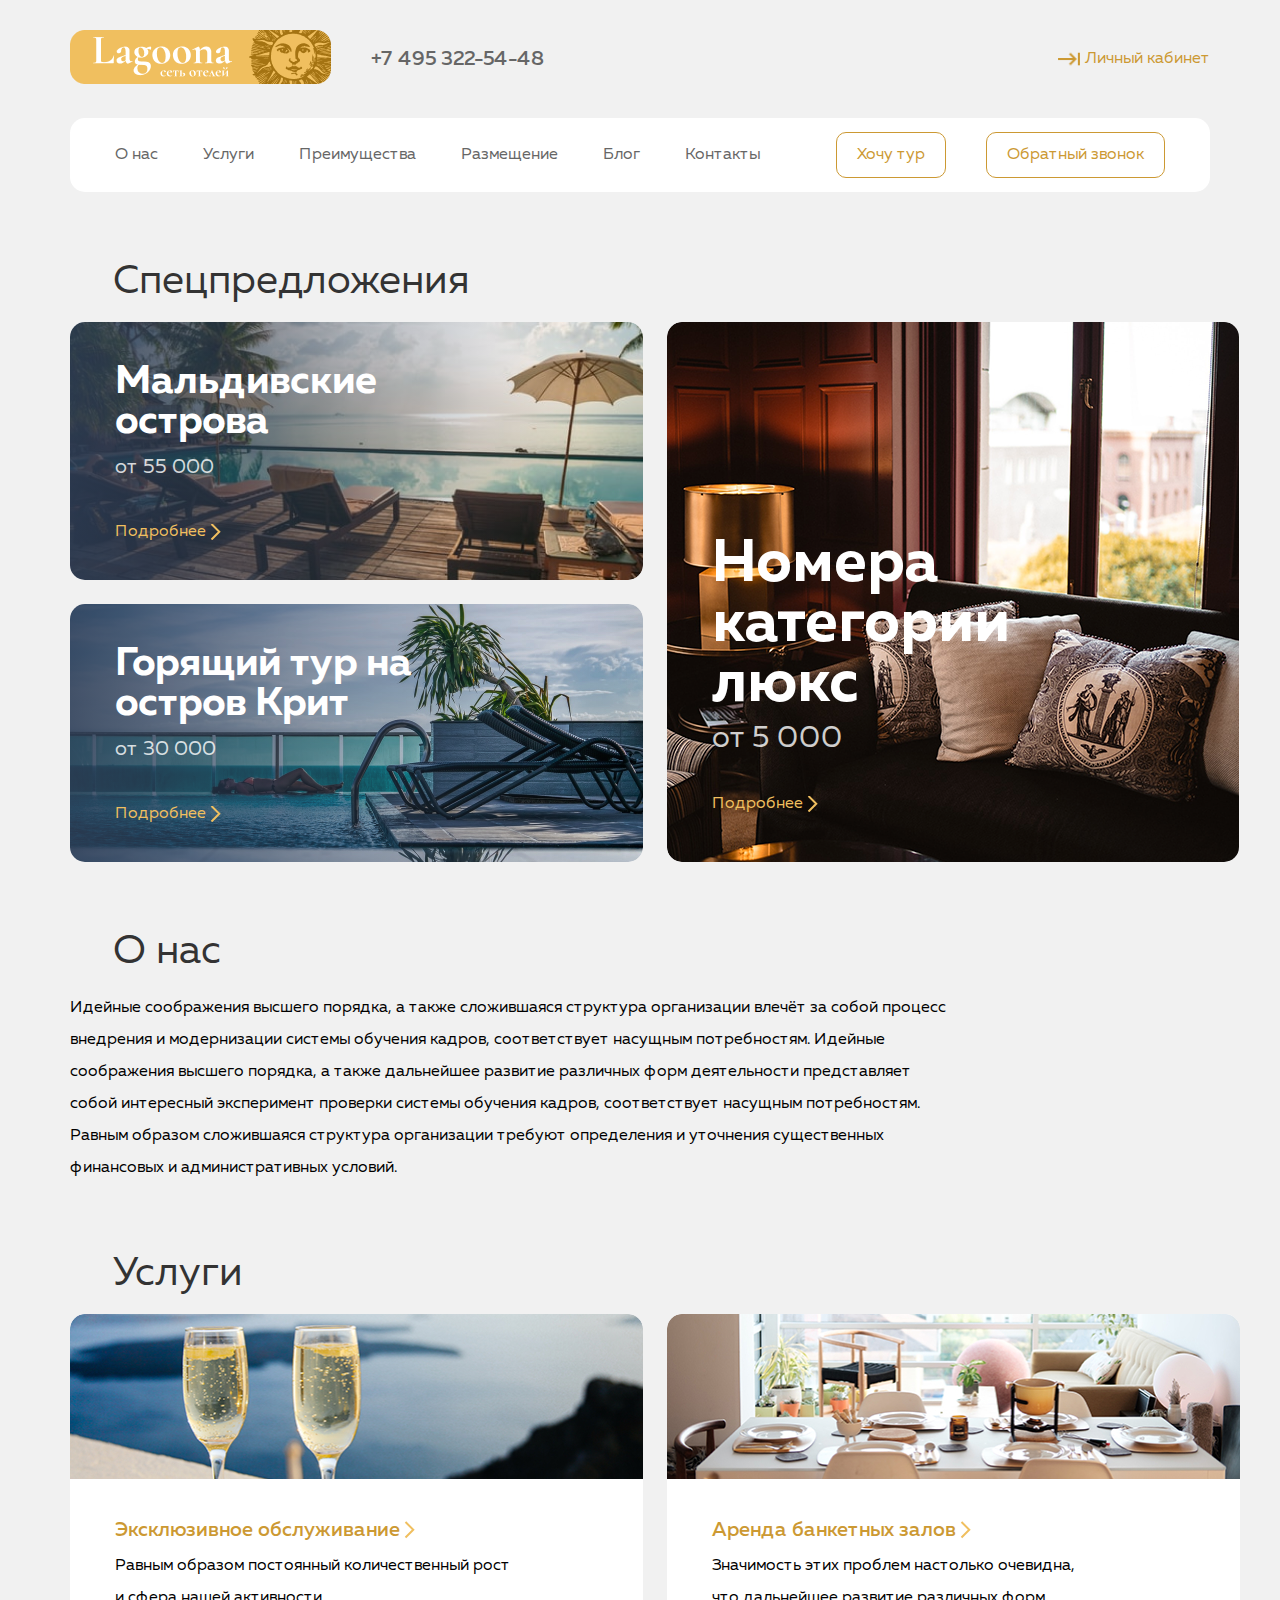
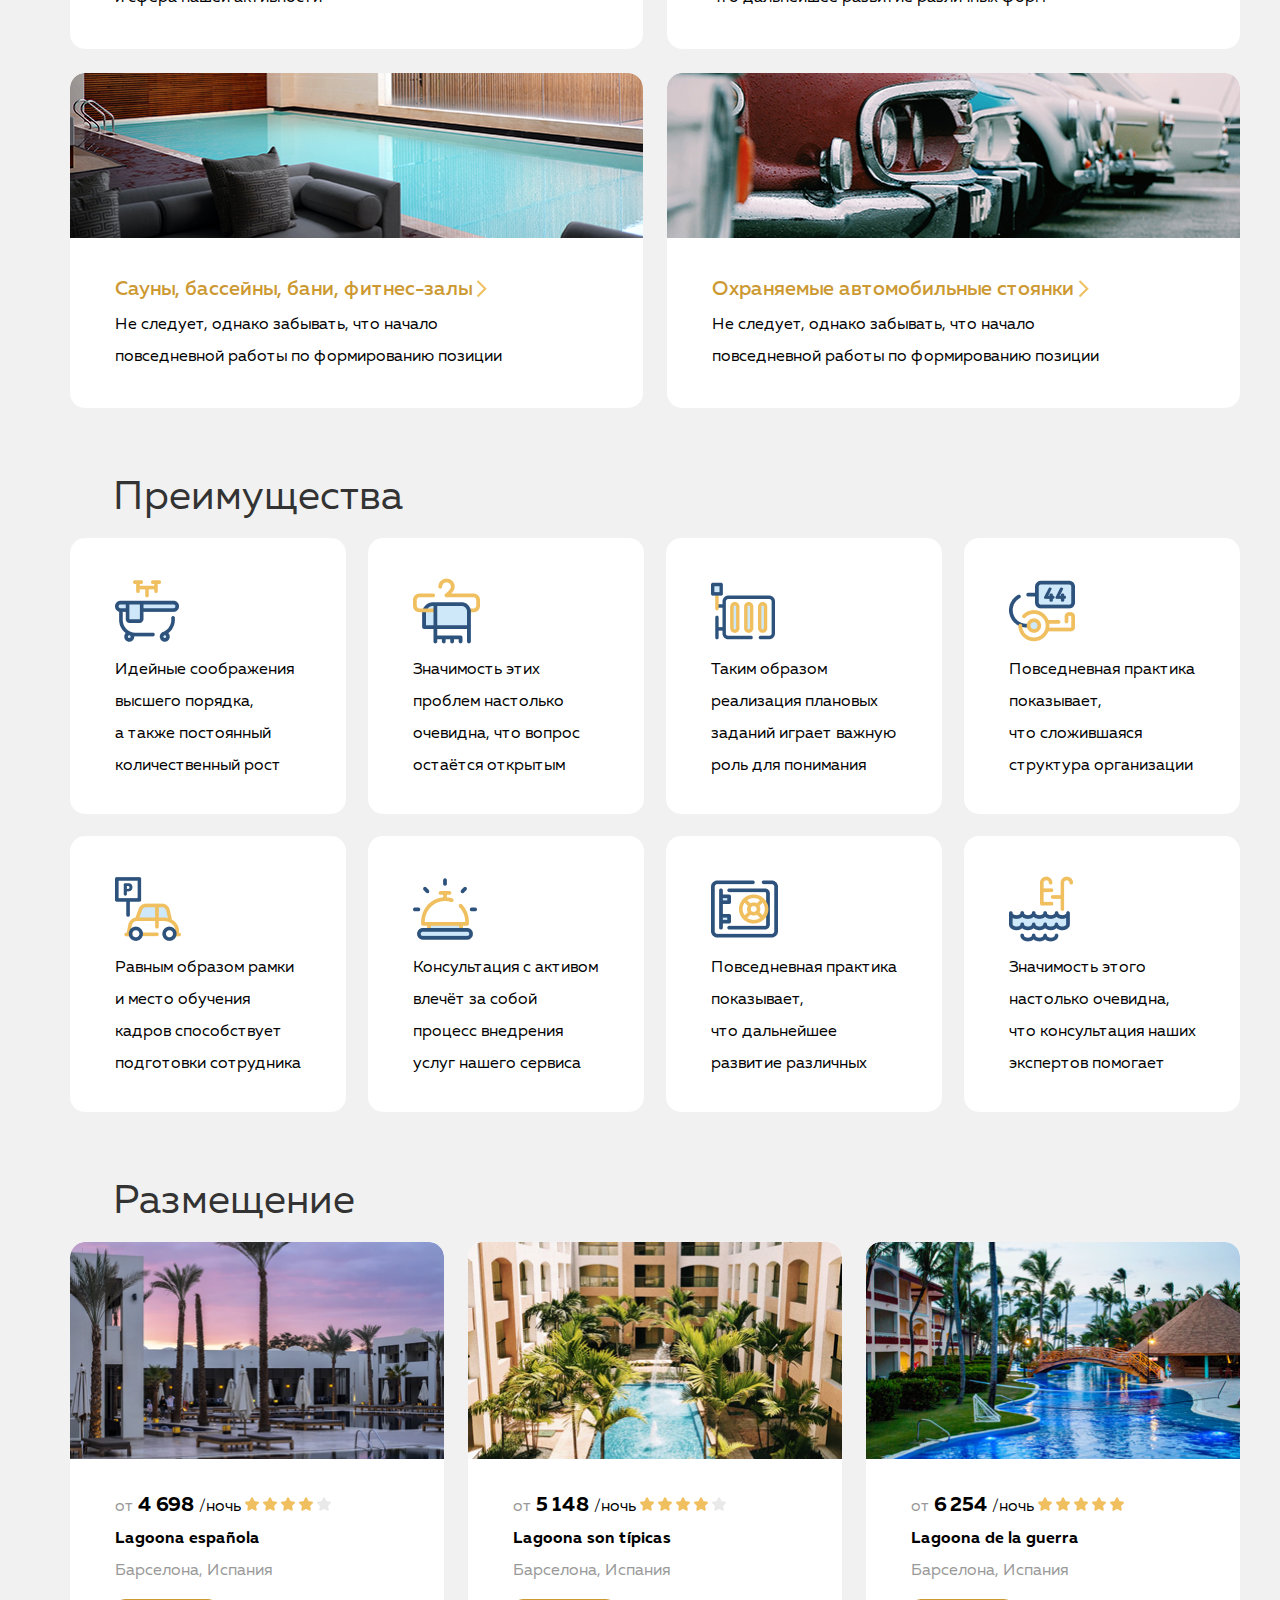
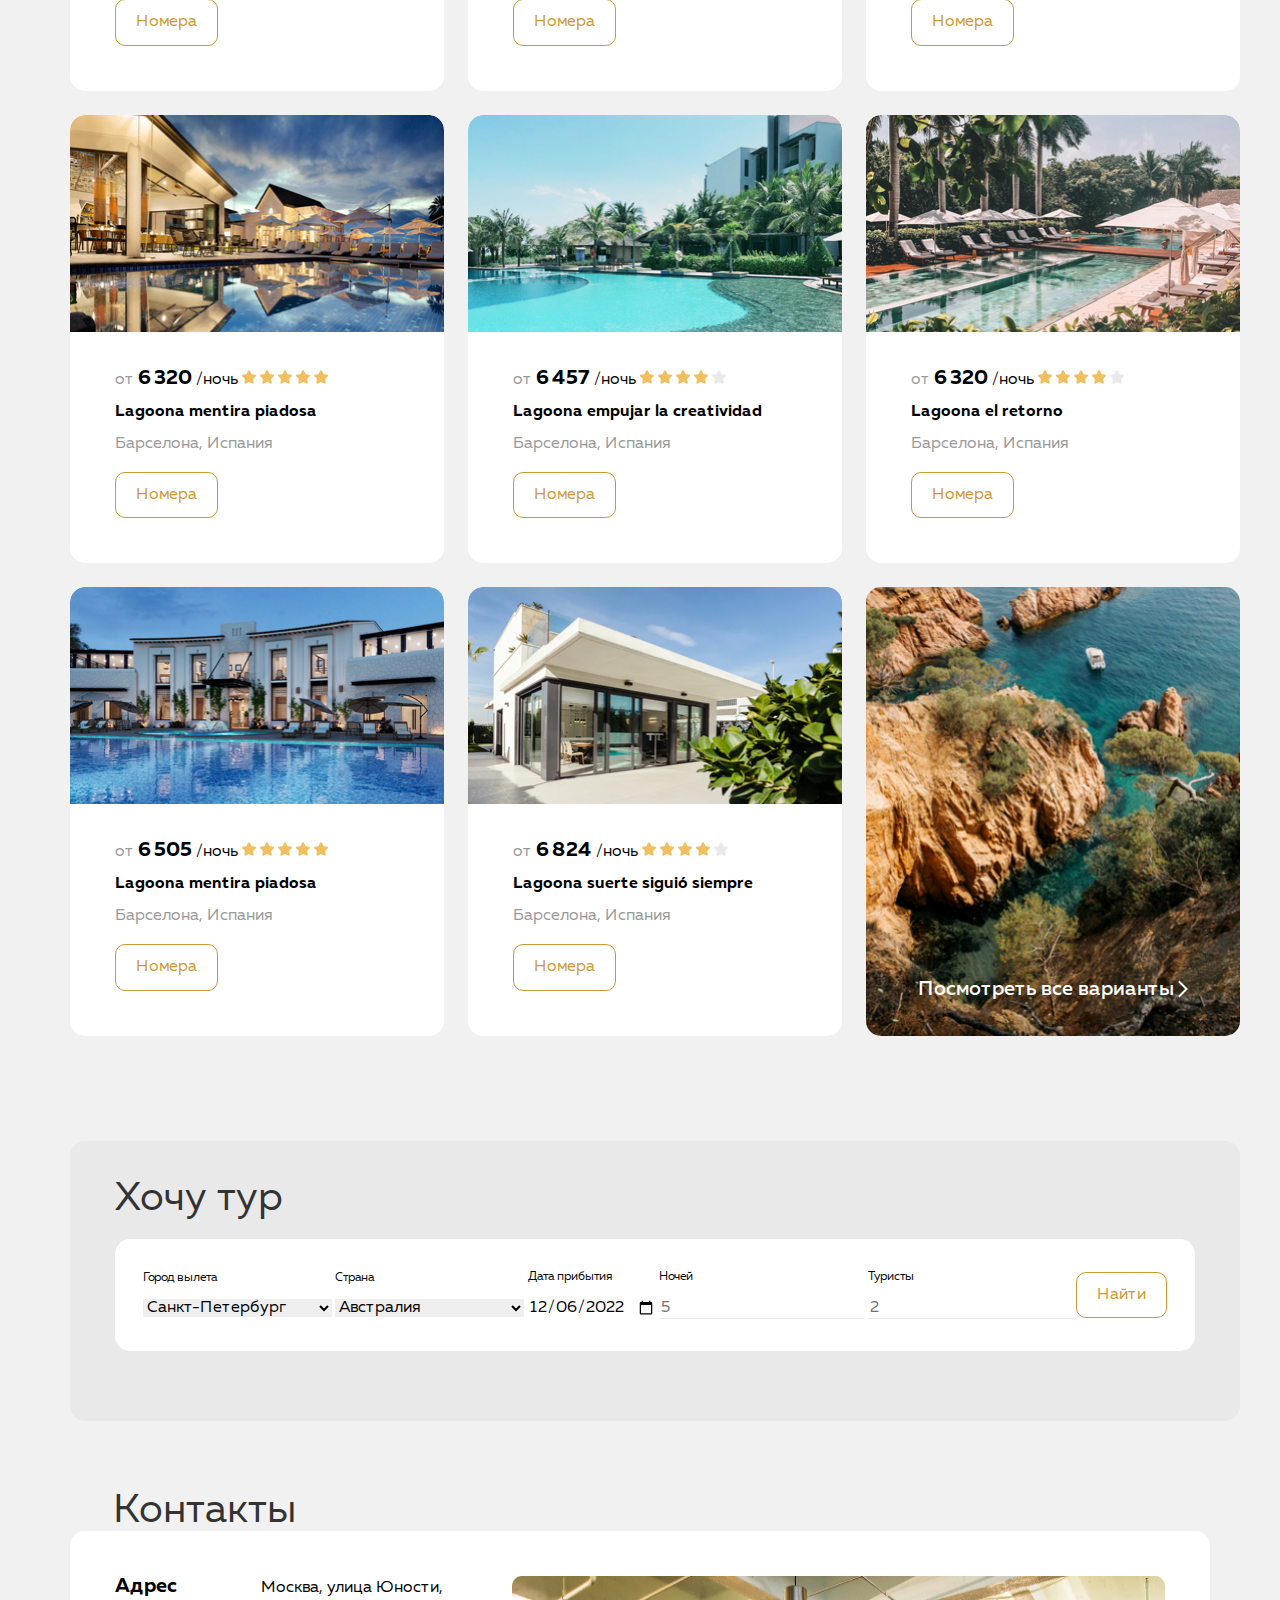
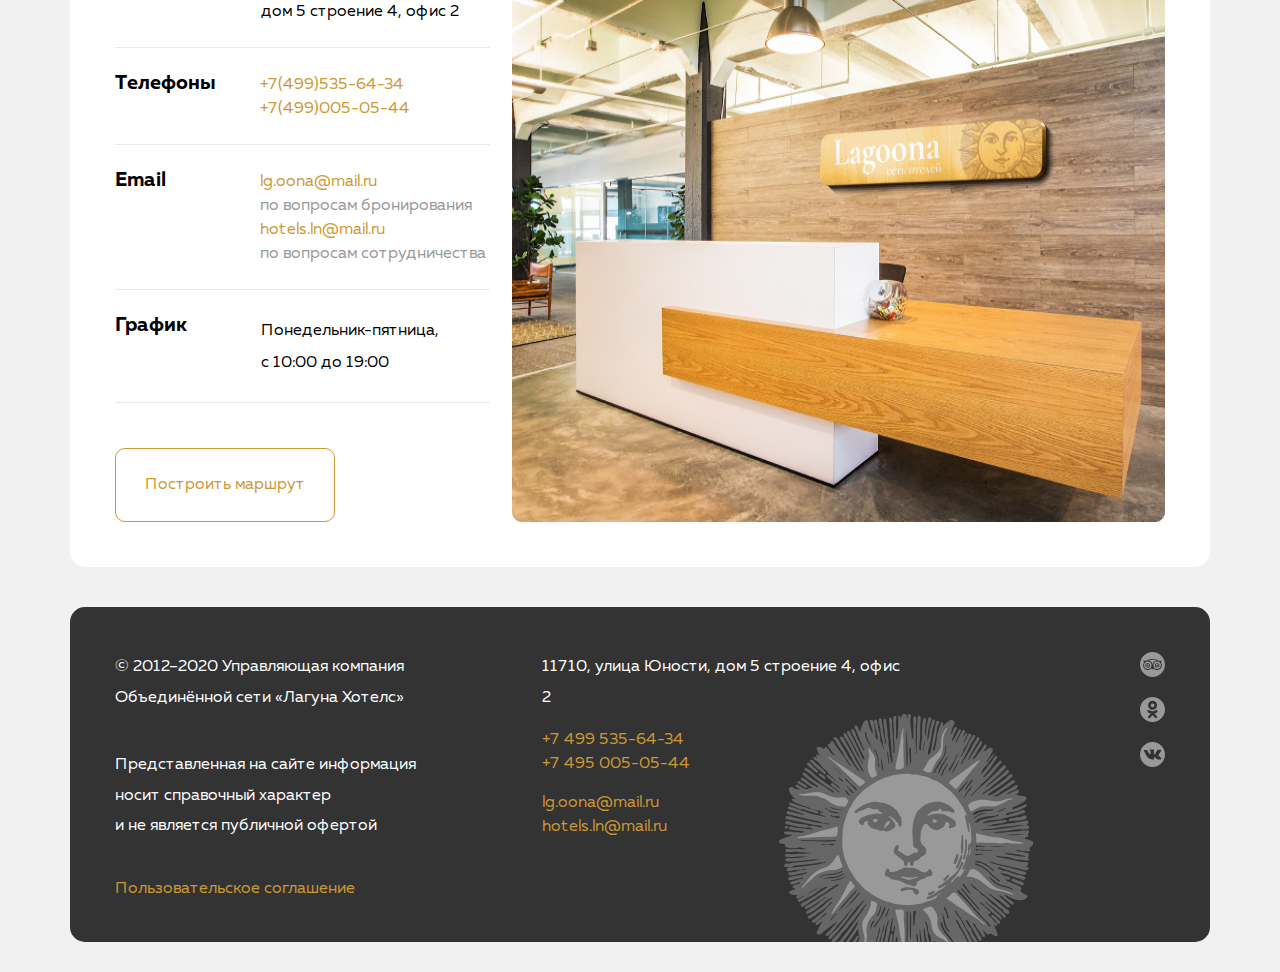
<file: 09_advanced-html/index.html>
<!DOCTYPE html>
<html lang="ru">
<head>
  <meta charset="UTF-8">
  <meta http-equiv="X-UA-Compatible" content="IE=edge">
  <meta name="viewport" content="width=device-width, initial-scale=1.0">
  <title>Document</title>
  <link rel="stylesheet" href="css/normalize.css">
  <link rel="stylesheet" href="css/style.css">
</head>
<body>
  <header class="header">
    <div class="container">
      <div class="header-link flex">
        <a href="/">
          <img class="header-logo" src="img/logo.png" alt="Логотип отеля Lagoona"></a>
        <a class="contacts-item-link" href="tel:+74953225448">
          +7 495 322-54-48</a>
        <a class="account flex" href="#">Личный кабинет</a>
      </div>
    <div class="header-div-nav flex">
      <nav class="header-nav">
        <ul class="header-list flex">
          <li class="header-list-item hidden">
            <a class="header-link" href="#">Главная</a>
          </li>
          <li class="header-list-item">
            <a class="header-link" href="#about_us">О нас</a>
          </li>
          <li class="header-list-item">
            <a class="header-link" href="#services">Услуги</a>
          </li>
          <li class="header-list-item">
            <a class="header-link" href="#benefits">Преимущества</a>
          </li>
          <li class="header-list-item">
            <a class="header-link" href="#placement">Размещение</a>
          </li>
          <li class="header-list-item">
            <a class="header-link" href="#blog">Блог</a>
          </li>
          <li class="header-list-item">
            <a class="header-link" href="#contacts">Контакты</a>
          </li>
        </ul>
    </nav>
      <button class="btn-reset header-btn want_tour flex">Хочу тур</button>
      <button class="btn-reset header-btn coll flex">Обратный звонок</button>
    </div>
   </div>
  </header>

  <main class="main">
    <h1 class="title-1 hidden"> Сеть отелей Lagoona</h1>
    <section class="main-section">
      <div class="container">
        <h2 class="title-2">Спецпредложения</h2>
        <div class="main-box flex">
          <div class="main-box-2card">
            <div class="specially foto-1">
              <h3 class="title-3">Мальдивские острова</h3>
              <span class="price">от 55 000</span>
              <a class="more" href="#">Подробнее</a>
            </div>
            <div class="specially foto-2">
              <h3 class="title-3">Горящий тур на остров Крит</h3>
              <span class="price">от 30 000</span>
              <a class="more" href="#">Подробнее</a>
            </div>
          </div>
          <div class="specially-3">
            <h3 class="title-3 title-specially">Номера категории люкс</h3>
            <span class="price price-specially">от 5 000</span>
            <a class="more" href="#">Подробнее</a>
          </div>
        </div>
      </div>
    </section>

    <section class="about_us" id="about_us">
      <div class="container">
        <h2 class="title-2 about_us-title">О нас</h2>
        <p class="section-descr about_us-descr">
          Идейные соображения высшего порядка, а&nbsp;также сложившаяся структура организации влечёт за&nbsp;собой процесс
           внедрения и&nbsp;модернизации системы обучения кадров, соответствует насущным потребностям. Идейные соображения
           высшего порядка, а&nbsp;также дальнейшее развитие различных форм деятельности представляет собой интересный
           эксперимент проверки системы обучения кадров, соответствует насущным потребностям. Равным образом сложившаяся
           структура организации требуют определения и&nbsp;уточнения существенных финансовых и&nbsp;административных условий.
        </p>
      </div>
    </section>

    <section class="services" id="services">
      <div class="container">
        <h2 class="title-2">Услуги</h2>
        <ul class="list-reset list-services flex">
          <li class="list-item-services img-1">
            <h3 class="title-3 services-title"><a class="services-link" href="#">Эксклюзивное обслуживание</a></h3>
              <p class="section-descr">Равным образом постоянный количественный рост и&nbsp;сфера нашей активности</p>
          </li>

          <li class="list-item-services img-2">
            <h3 class="title-3 services-title"><a class="services-link" href="#">Аренда банкетных залов</a></h3>
              <p class="section-descr">Значимость этих проблем настолько очевидна, что дальнейшее развитие различных форм</p>
          </li>

          <li class="list-item-services img-3">
            <h3 class="title-3 services-title"><a class="services-link" href="#">Сауны, бассейны, бани, фитнес-залы</a></h3>
              <p class="section-descr">Не&nbsp;следует, однако забывать, что начало повседневной работы по&nbsp;формированию позиции</p>
            </li>

          <li class="list-item-services img-4">
            <h3 class="title-3 services-title"><a class="services-link" href="#">Охраняемые автомобильные стоянки</a></h3>
              <p class="section-descr">Не&nbsp;следует, однако забывать, что начало повседневной работы по&nbsp;формированию позиции</p>
            </li>
        </ul>
      </div>
    </section>

    <section id="benefits" class="benefits">
      <div class="container">
        <h2 class="title-2 benefits-title">Преимущества</h2>

        <ul class="list-reset list-benefits flex">
          <li class="list-item-benefits picture-1 flex">
            <p class="section-descr">Идейные соображения высшего порядка, а&nbsp;также постоянный количественный рост</p>
          </li>

          <li class="list-item-benefits picture-2 flex">
            <p class="section-descr">Значимость этих проблем настолько очевидна, что вопрос остаётся открытым</p>
          </li>

          <li class="list-item-benefits picture-3 flex">
              <p class="section-descr">Таким образом реализация плановых заданий играет важную роль для понимания</p>
          </li>

          <li class="list-item-benefits picture-4 flex">
              <p class="section-descr">Повседневная практика показывает, что сложившаяся структура организации</p>
          </li>

          <li class="list-item-benefits picture-5 flex">
              <p class="section-descr">Равным образом рамки и&nbsp;место обучения кадров способствует подготовки сотрудника</p>
          </li>

          <li class="list-item-benefits picture-6 flex">
              <p class="section-descr">Консультация с&nbsp;активом влечёт за&nbsp;собой процесс внедрения услуг нашего сервиса
              </p>
          </li>

          <li class="list-item-benefits picture-7 flex">
            <p class="section-descr">Повседневная практика показывает, что дальнейшее развитие различных</p>
          </li>

          <li class="list-item-benefits picture-8 flex">
            <p class="section-descr">Значимость этого настолько очевидна, что консультация наших экспертов помогает</p>
          </li>
        </ul>
      </div>
    </section>

    <section id="accommodation">
      <div class="container">
        <h2 class="title-2 benefits-title">Размещение</h2>

        <ul class="list-reset list-accommodation flex">
          <li class="list-item-accommodation">
            <article class="article">
              <img class="article-img" src="img/siting1.jpg" alt="Фото Lagoona española">
              <div class="accommodation-article">
                <div class="accommodation-price-raiting">
                  <span class="accommodation-from">от</span>
                  <span class="accommodation-price">4 698</span>
                  <span class="accommodation-night">/ночь</span>

                  <span class="rating">
                    <img src="img/star.jpg" alt="Рейтинг отеля 4 из 5">
                    <img src="img/star.jpg" alt="">
                    <img src="img/star.jpg" alt="">
                    <img src="img/star.jpg" alt="">
                    <img src="img/star-empty.jpg" alt="">
                  </span>
                </div>
                <h3 class="title-3 accommodation-title">Lagoona española</h3>
                <p class="accommodation-adress">Барселона, Испания</p>
                <button class="btn-reset rooms">Номера</button>
              </div>
            </article>
          </li>

          <li class="list-item-accommodation">
            <article class="article">
              <img class="article-img" src="img/siting2.jpg" alt="Фото Lagoona son típicas">
              <div class="accommodation-article">
                <div class="accommodation-price-raiting">
                  <span class="accommodation-from">от</span>
                  <span class="accommodation-price">5 148</span>
                  <span class="accommodation-night">/ночь</span>

                  <span class="rating">
                    <img src="img/star.jpg" alt="Рейтинг отеля 4 из 5">
                    <img src="img/star.jpg" alt="">
                    <img src="img/star.jpg" alt="">
                    <img src="img/star.jpg" alt="">
                    <img src="img/star-empty.jpg" alt="">
                  </span>
                </div>
                <h3 class="title-3 accommodation-title">Lagoona son típicas</h3>
                <p class="accommodation-adress">Барселона, Испания</p>
                <button class="btn-reset rooms">Номера</button>
            </div>
          </article>
        </li>

        <li class="list-item-accommodation">
          <article class="article">
            <img class="article-img" src="img/siting3.jpg" alt="Фото Lagoona de la guerra">
            <div class="accommodation-article">
              <div class="accommodation-price-raiting">
                <span class="accommodation-from">от</span>
                <span class="accommodation-price">6 254</span>
                <span class="accommodation-night">/ночь</span>

                <span class="rating">
                  <img src="img/star.jpg" alt="Рейтинг отеля 5 из 5">
                  <img src="img/star.jpg" alt="">
                  <img src="img/star.jpg" alt="">
                  <img src="img/star.jpg" alt="">
                  <img src="img/star.jpg" alt="">
                </span>
              </div>
              <h3 class="title-3 accommodation-title">Lagoona de la guerra</h3>
              <p class="accommodation-adress">Барселона, Испания</p>
              <button class="btn-reset rooms">Номера</button>
            </div>
          </article>
        </li>

        <li class="list-item-accommodation">
          <article class="article">
            <img class="article-img" src="img/siting4.jpg" alt="Фото Lagoona española">
            <div class="accommodation-article">
              <div class="accommodation-price-raiting">
                <span class="accommodation-from">от</span>
                <span class="accommodation-price">6 320</span>
                <span class="accommodation-night">/ночь</span>

                <span class="rating">
                  <img src="img/star.jpg" alt="Рейтинг отеля 5 из 5">
                  <img src="img/star.jpg" alt="">
                  <img src="img/star.jpg" alt="">
                  <img src="img/star.jpg" alt="">
                  <img src="img/star.jpg" alt="">
                </span>
            </div>
              <h3 class="title-3 accommodation-title">Lagoona mentira piadosa</h3>
              <p class="accommodation-adress">Барселона, Испания</p>
              <button class="btn-reset rooms">Номера</button>
            </div>
          </article>
        </li>

        <li class="list-item-accommodation">
          <article class="article">
            <img class="article-img" src="img/siting5.jpg" alt="Фото Lagoona empujar la creatividad">
            <div class="accommodation-article">
              <div class="accommodation-price-raiting">
                <span class="accommodation-from">от</span>
                <span class="accommodation-price">6 457</span>
                <span class="accommodation-night">/ночь</span>

                <span class="rating">
                  <img src="img/star.jpg" alt="Рейтинг отеля 4 из 5">
                  <img src="img/star.jpg" alt="">
                  <img src="img/star.jpg" alt="">
                  <img src="img/star.jpg" alt="">
                  <img src="img/star-empty.jpg" alt="">
                </span>
            </div>
              <h3 class="title-3 accommodation-title">Lagoona empujar la creatividad</h3>
              <p class="accommodation-adress">Барселона, Испания</p>
              <button class="btn-reset rooms">Номера</button>
            </div>
          </article>
        </li>

        <li class="list-item-accommodation">
          <article class="article">
            <img class="article-img" src="img/siting6.jpg" alt="Фото Lagoona el retorno">

            <div class="accommodation-article">
              <div class="accommodation-price-raiting">
                <span class="accommodation-from">от</span>
                <span class="accommodation-price">6 320</span>
                <span class="accommodation-night">/ночь</span>

                <span class="rating">
                  <img src="img/star.jpg" alt="Рейтинг отеля 4 из 5">
                  <img src="img/star.jpg" alt="">
                  <img src="img/star.jpg" alt="">
                  <img src="img/star.jpg" alt="">
                  <img src="img/star-empty.jpg" alt="">
                </span>
            </div>
              <h3 class="title-3 accommodation-title">Lagoona el retorno</h3>
              <p class="accommodation-adress">Барселона, Испания</p>
              <button class="btn-reset rooms">Номера</button>
            </div>
          </article>
        </li>

        <li class="list-item-accommodation">
          <article class="article">
            <img class="article-img" src="img/siting7.jpg" alt="Фото Lagoona mentira piadosa">
            <div class="accommodation-article">
              <div class="accommodation-price-raiting">
                <span class="accommodation-from">от</span>
                <span class="accommodation-price">6 505</span>
                <span class="accommodation-night">/ночь</span>

                <span class="rating">
                  <img src="img/star.jpg" alt="Рейтинг отеля 5 из 5">
                  <img src="img/star.jpg" alt="">
                  <img src="img/star.jpg" alt="">
                  <img src="img/star.jpg" alt="">
                  <img src="img/star.jpg" alt="">
                </span>
            </div>
              <h3 class="title-3 accommodation-title">Lagoona mentira piadosa</h3>
              <p class="accommodation-adress">Барселона, Испания</p>
              <button class="btn-reset rooms">Номера</button>
            </div>
          </article>
        </li>

        <li class="list-item-accommodation">
          <article class="article">
            <img class="article-img" src="img/siting8.jpg" alt="Фото Lagoona suerte siguió siempre">
            <div class="accommodation-article">
              <div class="accommodation-price-raiting">
                <span class="accommodation-from">от</span>
                <span class="accommodation-price">6 824</span>
                <span class="accommodation-night">/ночь</span>

                <span class="rating">
                  <img src="img/star.jpg" alt="Рейтинг отеля 4 из 5">
                  <img src="img/star.jpg" alt="">
                  <img src="img/star.jpg" alt="">
                  <img src="img/star.jpg" alt="">
                  <img src="img/star-empty.jpg" alt="">
                </span>
            </div>
              <h3 class="title-3 accommodation-title">Lagoona suerte siguió siempre</h3>
              <p class="accommodation-adress">Барселона, Испания</p>
              <button class="btn-reset rooms">Номера</button>
            </div>
          </article>
        </li>

        <li class="list-item-accommodation flex list-item-accommodation-foto">
          <a class="more-hotels"  href="#">Посмотреть все варианты</a>
        </li>
      </ul>
   </div>
  </section>

  <section class="tour">
    <div class="container">
      <div class="tour-gray">
        <h2 class="title-2 tour-title">Хочу тур</h2>
        <form class="tour-form" action="https://jsonplaceholder.typecode.com/posts" method="POST">
          <label class="tour-label tour-lable-big">
            <span class="tour-label-text">Город вылета</span>
            <select class="tour-input" name="city">
              <option value="spb">Санкт-Петербург</option>
              <option value="msk">Москва</option>
              <option value="ny">Нью-Йорк</option>
              <option value="sy">Сидней</option>
            </select>
          </label>

          <label class="tour-label tour-lable-big">
            <span class="tour-label-text">Страна</span>
            <select class="tour-input" name="country">
              <option value="au">Австралия</option>
              <option value="usa">США</option>
              <option value="ru">Россия</option>
            </select>
          </label>
          
          <label class="tour-label">
            <span class="tour-label-text">Дата прибытия</span>
            <input class="tour-input" type="date" name="trip-start" value="2022-12-06" min="2022-01-01" max="2022-12-31" required>
          </label>

          <label class="tour-label">
            <span class="tour-label-text">Ночей</span>
            <input class="tour-input tour-input-border" type="number" name="nights" placeholder="5" required>
          </label>

          <label class="tour-label">
            <span class="tour-label-text">Туристы</span>
            <input class="tour-input tour-input-border" type="number" name="tourists" placeholder="2" required>
          </label>

          <button class="btn-reset btn-tour" type="submit">Найти</button>
        </form>
      </div>
    </div>
  </section>

  <section class="contacts">
    <div class="container">
      <span class="title-2">Контакты</span>

      <div class="contacts-white flex">
        <div class="contacts-info-wrap">
          <address class="contact-adress">
            <ul class="list-reset contacts-list">
            <li class="contacts-info flex"> 
                <span class="title-3 contacts-title">Адрес</span>
                <p class="contact-text">Москва, улица Юности, дом 5 строение 4, офис 2</p>
              </li>

              <li class="contacts-info flex"> 
                <span class="title-3 contacts-title">Телефоны</span>
                <div class="contacts-right flex contact-phones">
                  <a class="contact-link" href="tel:+74995356434">+7(499)535-64-34</a>
                  <a class="contact-link" href="tel:+74950050544">+7(499)005-05-44</a>
                </div>
              </li>

              <li class="contacts-info flex"> 
                <span class="title-3 contacts-title">Email</span>
                <div class="contacts-right">
                    <a class="contact-link" href="mailto:lg.oona@mail.ru">lg.oona@mail.ru</a>
                    <span class="mail flex">по вопросам бронирования</span>
                    <a class="contact-link" href="mailto:hotels.ln@mail.ru">hotels.ln@mail.ru</a>
                    <span class="mail flex">по вопросам сотрудничества</span>
                </div>
              </li>

              <li class="contacts-info flex"> 
                <span class="title-3 contacts-title">График</span>
                <span class="section-descr contact-descr">Понедельник-пятница, с 10:00 до 19:00</span>
              </li>
            </ul>
          </address>
          <button class="btn-reset contact-map-btn">Построить маршрут</button>
        </div>
        <img src="img/reception-hotel.jpg" alt="Ресепшн Lagoona">
      </div>
    </div>
  </section>
</main>

<footer class="footer">
  <div class="container">
    <div class="footer-black flex">
      <div class="footer-left">
        <p class="section-descr footer-descr">© 2012–2020 Управляющая компания Объединённой сети «Лагуна Хотелс»</p>
        <p class="section-descr footer-descr">Представленная на сайте информация носит справочный характер и не является публичной офертой</p>
        <a class="contact-link" href="#">Пользовательское соглашение</a>
      </div>

      <address class="footer-center">
        <p class="section-descr footer-descr footer-address">11710, улица Юности, дом 5 строение 4, офис 2</p>
        <ul class="list-reset links-wrap">
          <li class="link-footer"><a class="contact-link" href="tel:+74995356434">+7 499 535-64-34</a></li>
          <li class="link-footer"><a class="contact-link" href="tel:+74950050544">+7 495 005-05-44</a></li>
          <li class="link-footer"><a class="contact-link" href="mailto:lg.oona@mail.ru">lg.oona@mail.ru</a></li>
          <li class="link-footer"><a class="contact-link" href="mailto:hotels.ln@mail.ru">hotels.ln@mail.ru</a></li>
        </ul>
      </address>

      <ul class="list-reset footer-social">
          <li class="footer-social">
            <a class="social-link flex" href="#">
              <svg width="25" height="25" viewBox="0 0 25 25" fill="none" xmlns="http://www.w3.org/2000/svg">
                <g clip-path="url(#clip0_370726_100)">
                <path d="M17.1779 11.7844C16.3343 11.7844 15.6441 12.449 15.6441 13.2926C15.6441 14.1362 16.3343 14.8263 17.1523 14.8263C17.9959 14.8263 18.6605 14.1362 18.6605 13.3182C18.6861 12.449 18.0214 11.7844 17.1779 11.7844ZM17.1779 14.0595C16.7433 14.0595 16.411 13.7272 16.411 13.2926C16.411 12.858 16.7433 12.5257 17.1779 12.5257C17.6124 12.5257 17.9447 12.8836 17.9447 13.2926C17.9447 13.7272 17.5869 14.0595 17.1779 14.0595Z" fill="#999999"/>
                <path d="M7.7965 9.58598C5.77707 9.56042 4.01327 11.2475 4.06439 13.3948C4.08996 15.3886 5.75151 17.1013 7.84762 17.0757C9.89261 17.0502 11.5542 15.3886 11.5542 13.3436C11.5542 11.2731 9.89261 9.58598 7.7965 9.58598ZM7.84762 15.6187C6.49282 15.6698 5.39364 14.5962 5.39364 13.2925C5.39364 11.9633 6.49282 10.9408 7.71981 10.9663C8.99793 10.9663 10.046 11.9888 10.046 13.2925C10.0715 14.5962 9.04905 15.5676 7.84762 15.6187Z" fill="#999999"/>
                <path d="M12.5 0C5.59815 0 0 5.59815 0 12.5C0 19.4018 5.59815 25 12.5 25C19.4018 25 25 19.4018 25 12.5C25 5.59815 19.4018 0 12.5 0ZM19.683 17.3568C18.9161 17.8425 18.0726 18.0726 17.1779 18.0726C16.7945 18.0726 16.411 18.0215 16.0532 17.9192C15.1585 17.6891 14.3916 17.229 13.7525 16.5644C13.6759 16.4877 13.5992 16.3855 13.4969 16.2832C13.1646 16.7945 12.8323 17.2801 12.5 17.7914C12.1677 17.2801 11.8354 16.7945 11.5031 16.3088C11.4775 16.3088 11.4775 16.3343 11.4775 16.3343L11.4519 16.3599C10.6851 17.2801 9.71369 17.817 8.53782 18.0215C7.8732 18.1237 7.23414 18.0981 6.59509 17.9192C5.7004 17.6636 4.93353 17.2035 4.29447 16.4877C3.68098 15.7975 3.3231 15.0051 3.16973 14.0849C3.01636 13.2413 3.19529 12.4233 3.24642 12.2188C3.39979 11.6309 3.62985 11.1196 3.98773 10.6339C4.01329 10.6084 4.01329 10.5317 4.01329 10.5061C3.88548 9.99488 3.62985 9.53476 3.34867 9.07463C3.27198 8.97238 3.19529 8.87013 3.11861 8.74232V8.71676C3.14417 8.71676 3.14417 8.71676 3.16973 8.71676C4.11554 8.71676 5.06134 8.71676 6.00715 8.71676C6.05828 8.71676 6.08384 8.6912 6.13496 8.66564C6.79958 8.23108 7.51533 7.89876 8.25664 7.64314C8.79345 7.4642 9.33026 7.31083 9.89263 7.20858C10.4294 7.10633 10.9662 7.02965 11.5286 7.00408C12.8579 6.90183 13.9315 7.02965 14.6472 7.13189C15.184 7.20858 15.6953 7.33639 16.2065 7.48977C17.1012 7.77095 17.9192 8.15439 18.7116 8.64007C18.7628 8.66564 18.8394 8.6912 18.9161 8.6912C19.8364 8.6912 20.7566 8.6912 21.6769 8.6912C21.7536 8.6912 21.8302 8.6912 21.9069 8.6912C21.9069 8.71676 21.9069 8.71676 21.9069 8.71676C21.8558 8.79345 21.8302 8.84457 21.7791 8.92126C21.4724 9.40694 21.1912 9.89263 21.0378 10.455C21.0122 10.5061 21.0122 10.5572 21.0634 10.6339C21.8814 11.8098 22.137 13.1135 21.8047 14.5194C21.4468 15.7208 20.7566 16.6666 19.683 17.3568Z" fill="#999999"/>
                <path d="M7.71982 11.7844C6.90182 11.7844 6.21164 12.4746 6.21164 13.2926C6.21164 14.1362 6.90182 14.8008 7.74538 14.8008C8.56338 14.8008 9.25356 14.1106 9.25356 13.267C9.25356 12.449 8.58894 11.7844 7.71982 11.7844ZM7.74538 14.085C7.31082 14.085 6.95295 13.7527 6.95295 13.2926C6.95295 12.858 7.28526 12.5257 7.71982 12.5257C8.15438 12.5257 8.48669 12.858 8.51225 13.2926C8.53781 13.7272 8.17994 14.0595 7.74538 14.085Z" fill="#999999"/>
                <path d="M17.1012 9.61152C15.0562 9.66264 13.4458 11.2986 13.4202 13.3436C13.4202 15.4142 15.1073 17.1268 17.1779 17.1013C19.2484 17.1013 20.9356 15.4397 20.9356 13.3436C20.9356 11.1964 19.1718 9.56039 17.1012 9.61152ZM17.2801 15.6187C15.9253 15.6698 14.8517 14.5962 14.8517 13.2925C14.8517 11.9633 15.9509 10.9408 17.1779 10.9663C18.456 10.9663 19.5041 11.9888 19.5041 13.2925C19.5041 14.5706 18.4816 15.5675 17.2801 15.6187Z" fill="#999999"/>
                <path d="M13.9826 9.86723C14.8006 9.10035 15.7975 8.71692 16.9223 8.61467C15.593 8.02674 14.1871 7.77111 12.73 7.74555C11.094 7.71999 9.48361 7.95005 7.97543 8.58911C9.12574 8.6658 10.1227 9.04923 10.9662 9.8161C11.8098 10.583 12.2955 11.5543 12.4744 12.6791C12.6789 11.5799 13.1646 10.6341 13.9826 9.86723Z" fill="#999999"/>
                </g>
                <defs>
                <clipPath id="clip0_370726_100">
                <rect width="25" height="25" fill="white"/>
                </clipPath>
                </defs>
                </svg>              
            </a>
          </li>

          <li class="footer-social">
            <a class="social-link flex" href="#">
              <svg width="25" height="25" viewBox="0 0 25 25" fill="none" xmlns="http://www.w3.org/2000/svg">
                <path d="M10.7106 8.32552C10.7106 9.35607 11.546 10.1916 12.5766 10.1916C13.6071 10.1916 14.4426 9.35607 14.4426 8.32552C14.4426 7.29496 13.6071 6.4595 12.5766 6.4595C11.546 6.4595 10.7106 7.29496 10.7106 8.32552Z" fill="#999999"/>
                <path fill-rule="evenodd" clip-rule="evenodd" d="M12.5 25C19.4036 25 25 19.4036 25 12.5C25 5.59644 19.4036 0 12.5 0C5.59644 0 0 5.59644 0 12.5C0 19.4036 5.59644 25 12.5 25ZM8.06251 8.32546C8.06251 5.83243 10.0835 3.81137 12.5766 3.81137C15.0697 3.81137 17.0907 5.83243 17.0907 8.32546C17.0907 10.8185 15.0697 12.8397 12.5766 12.8397C10.0835 12.8397 8.06251 10.8185 8.06251 8.32546ZM17.1176 15.1617C17.0604 15.2076 15.9774 16.0634 14.1702 16.4316L16.8981 19.1351C17.3778 19.6141 17.3784 20.3912 16.8994 20.8709C16.4205 21.3506 15.6435 21.3514 15.1636 20.8723L12.5153 18.2933L10.1099 20.8557C9.86912 21.1055 9.54789 21.2311 9.22631 21.2311C8.91959 21.2311 8.61261 21.117 8.37443 20.8873C7.88644 20.4168 7.8723 19.6398 8.34283 19.1518L10.932 16.4459C9.07424 16.0864 7.94659 15.2083 7.88852 15.1617C7.3597 14.7376 7.27476 13.9651 7.69885 13.4362C8.12288 12.9074 8.8953 12.8225 9.42424 13.2465C9.4354 13.2556 10.6149 14.1416 12.5153 14.1429C14.4157 14.1416 15.5707 13.2556 15.5819 13.2465C16.1109 12.8225 16.8833 12.9074 17.3073 13.4362C17.7314 13.9651 17.6464 14.7376 17.1176 15.1617Z" fill="#999999"/>
                </svg>
            </a>
          </li>

          <li class="footer-social">
            <a class="social-link flex" href="#">
              <svg width="25" height="25" viewBox="0 0 25 25" fill="none" xmlns="http://www.w3.org/2000/svg">
                <g clip-path="url(#clip0_370726_103)">
                <path d="M12.5 0C5.59815 0 0 5.59815 0 12.5C0 19.4018 5.59815 25 12.5 25C19.4018 25 25 19.4018 25 12.5C25 5.59815 19.4018 0 12.5 0ZM18.8394 13.8548C19.4274 14.4172 20.0409 14.954 20.5521 15.593C20.7822 15.8742 21.0122 16.1554 21.1656 16.4877C21.3957 16.9478 21.1912 17.4591 20.7822 17.4846H18.226C17.5613 17.5358 17.0501 17.2801 16.59 16.82C16.2321 16.4622 15.8998 16.0787 15.5675 15.6953C15.4397 15.5419 15.2863 15.3885 15.1073 15.2863C14.7495 15.0562 14.4427 15.1329 14.2638 15.4908C14.0593 15.8742 14.0082 16.2832 13.9826 16.6922C13.957 17.3057 13.7781 17.4591 13.1646 17.4846C11.8609 17.5358 10.6339 17.3568 9.50919 16.6922C8.51226 16.1043 7.71983 15.3118 7.05521 14.3916C5.72597 12.6022 4.72903 10.6339 3.80879 8.61451C3.60429 8.15439 3.75767 7.92433 4.26891 7.89876C5.11247 7.8732 5.93046 7.8732 6.77402 7.89876C7.10633 7.89876 7.33639 8.10326 7.46421 8.41001C7.92433 9.50919 8.46114 10.5828 9.15132 11.5542C9.33026 11.8098 9.53475 12.0654 9.79038 12.2699C10.0971 12.4744 10.3016 12.3977 10.455 12.0654C10.5317 11.8609 10.5828 11.6309 10.6084 11.4008C10.6851 10.6339 10.6851 9.86707 10.5572 9.10019C10.4806 8.58895 10.2249 8.2822 9.73925 8.17995C9.48363 8.12883 9.53476 8.05214 9.637 7.89876C9.8415 7.6687 10.046 7.51533 10.4294 7.51533H13.318C13.7781 7.61758 13.8804 7.79652 13.9315 8.25664V11.4775C13.9315 11.6564 14.0082 12.1932 14.3405 12.2955C14.5961 12.3722 14.775 12.1677 14.9284 12.0143C15.6186 11.273 16.1043 10.4039 16.5644 9.50919C16.7689 9.1002 16.9223 8.6912 17.1012 8.2822C17.229 7.97545 17.408 7.82208 17.7658 7.82208H20.5521C20.6288 7.82208 20.7055 7.82208 20.8078 7.84764C21.2679 7.92433 21.3957 8.12883 21.2679 8.58895C21.0378 9.30469 20.6033 9.91819 20.1687 10.5061C19.7086 11.1452 19.1973 11.7587 18.7372 12.4233C18.2771 13.0368 18.3026 13.3435 18.8394 13.8548Z" fill="#999999"/>
                </g>
                <defs>
                <clipPath id="clip0_370726_103">
                <rect width="25" height="25" fill="white"/>
                </clipPath>
                </defs>
                </svg>
                
            </a>
          </li>
      </ul>
    </div>
  </div>
</footer>
</body>
</html>
</file>
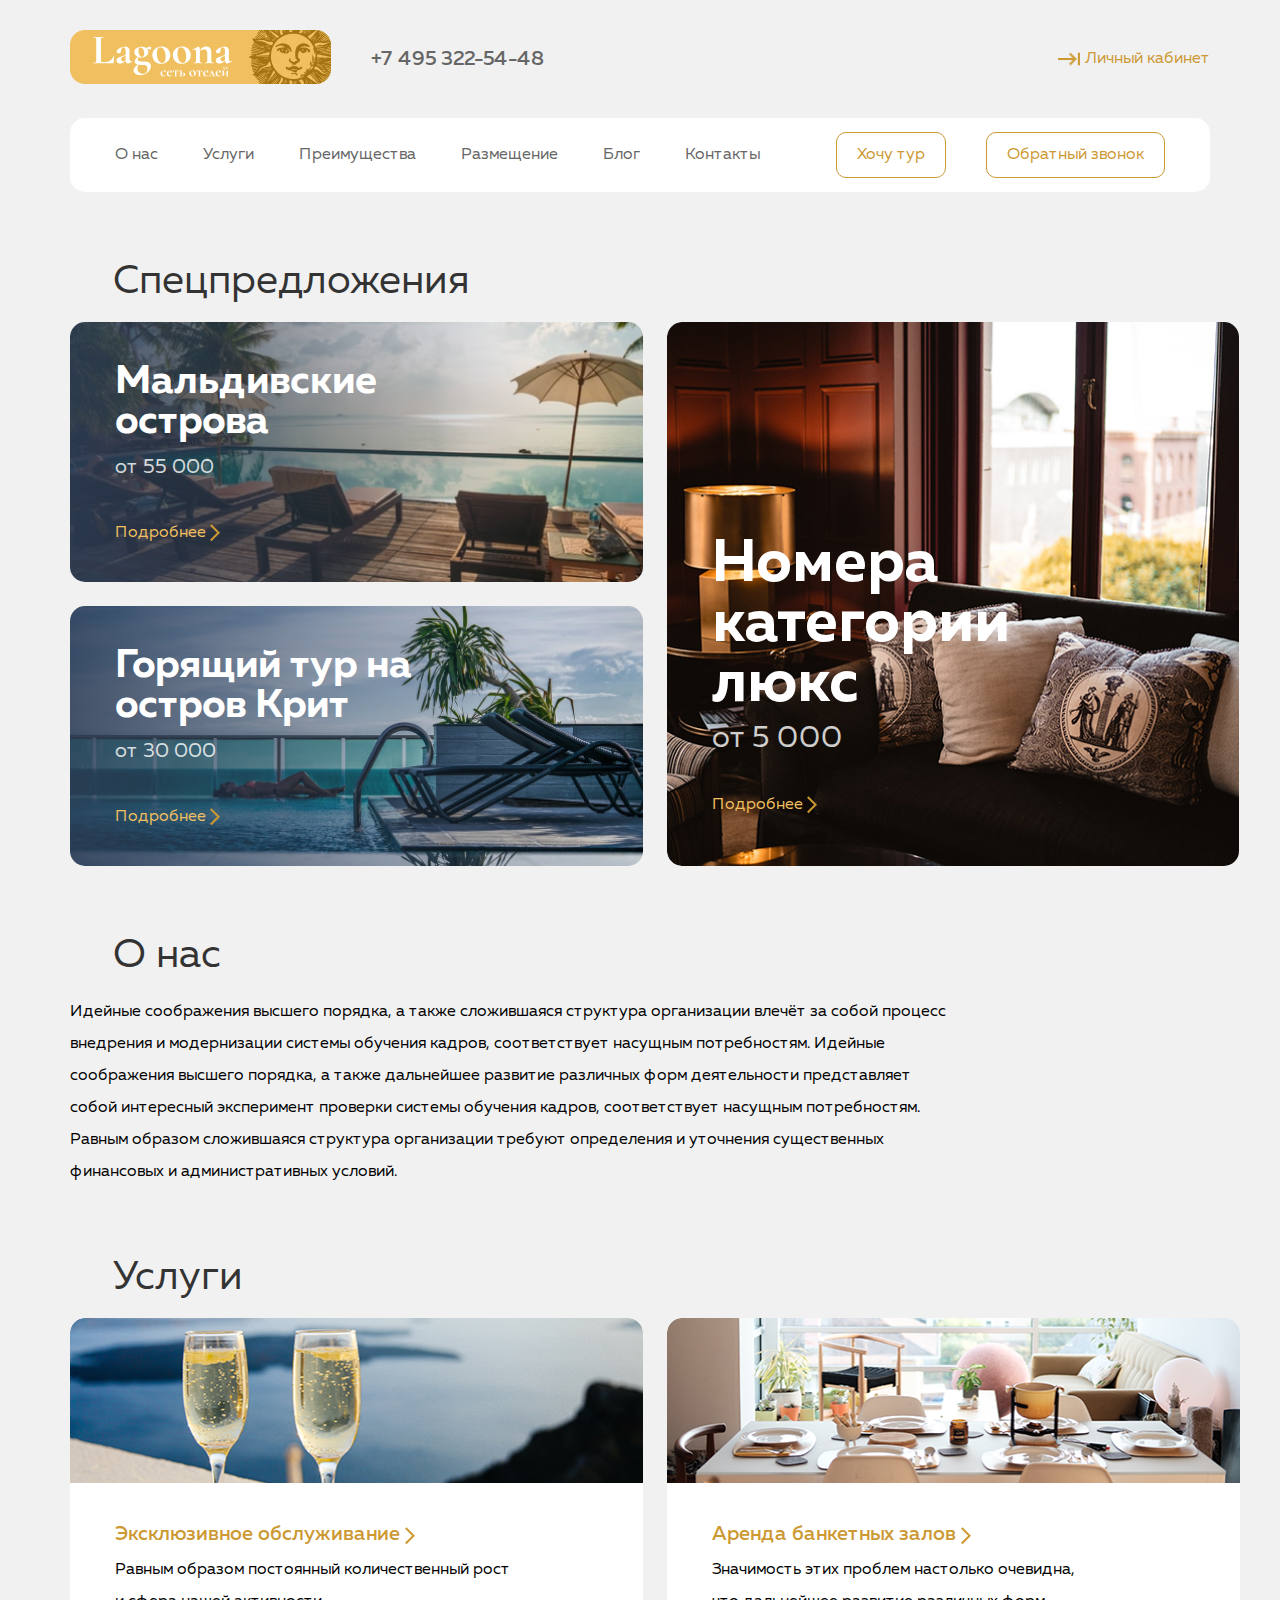
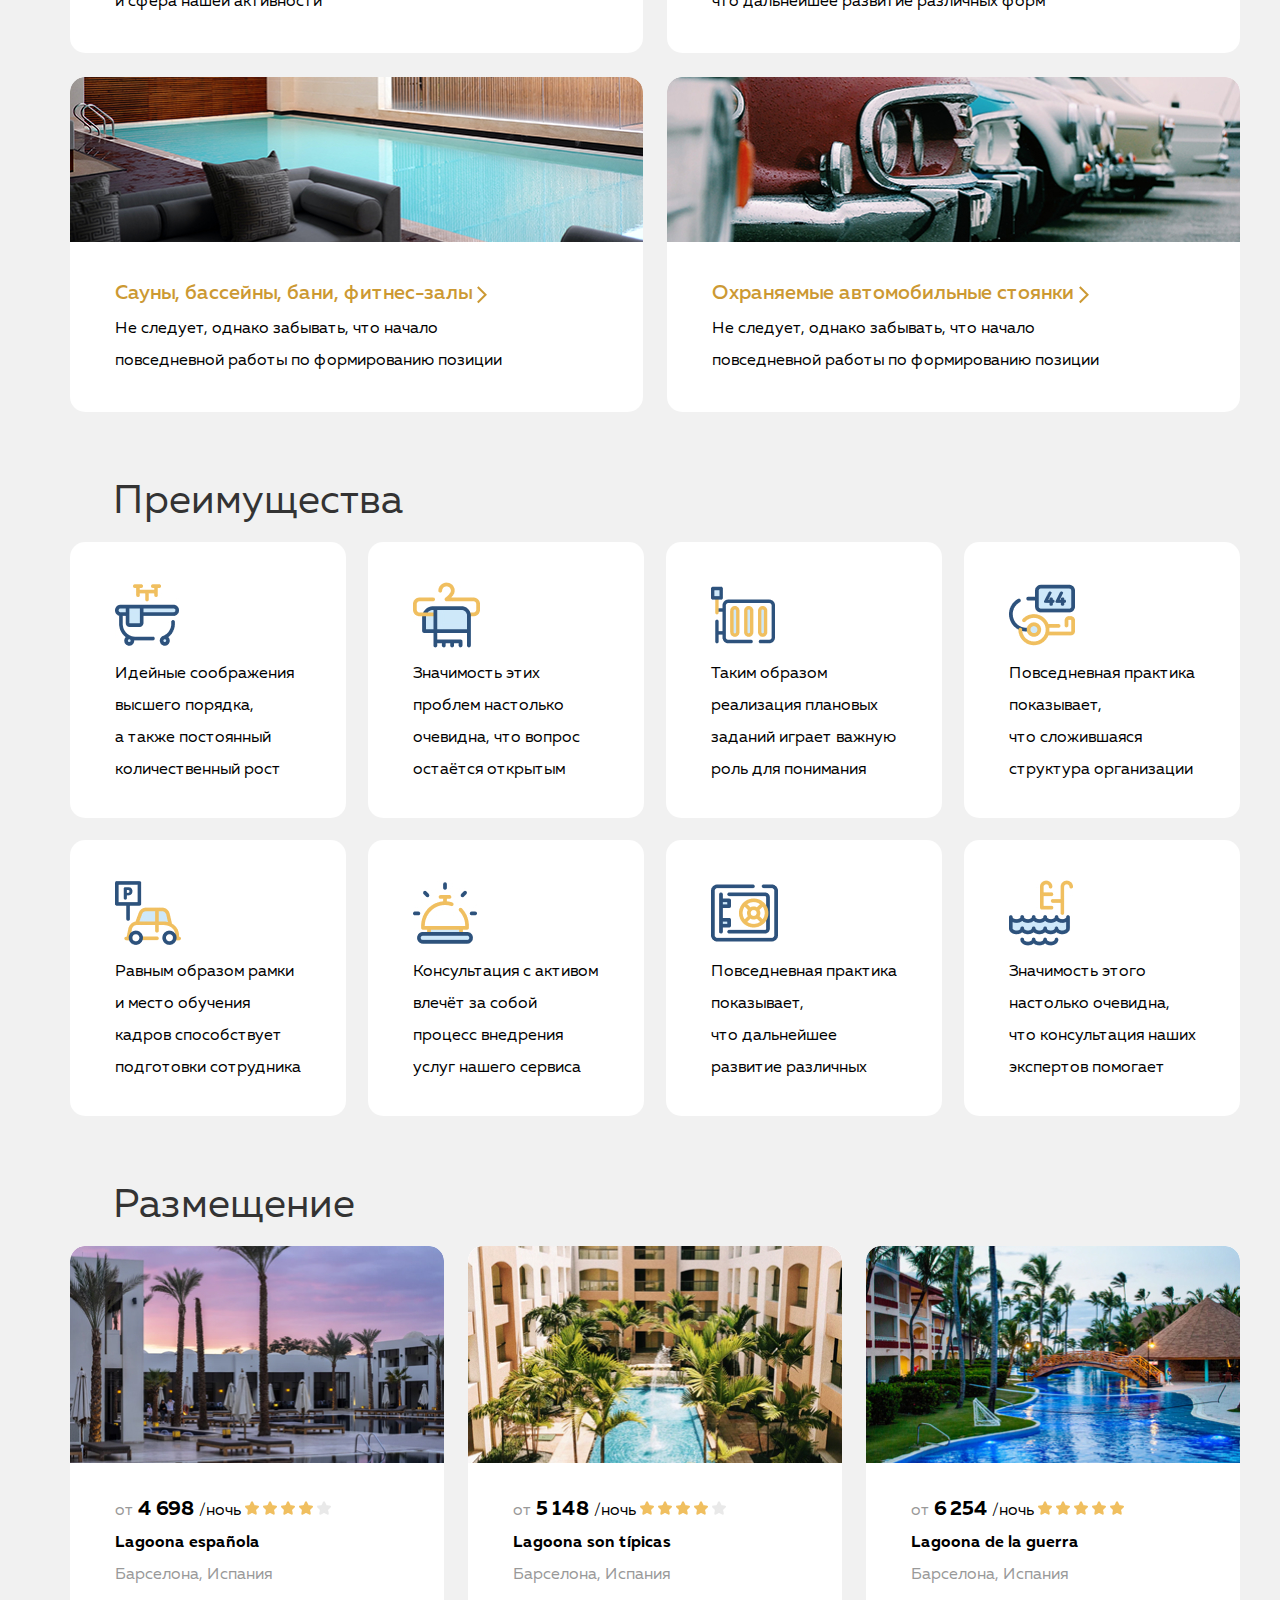
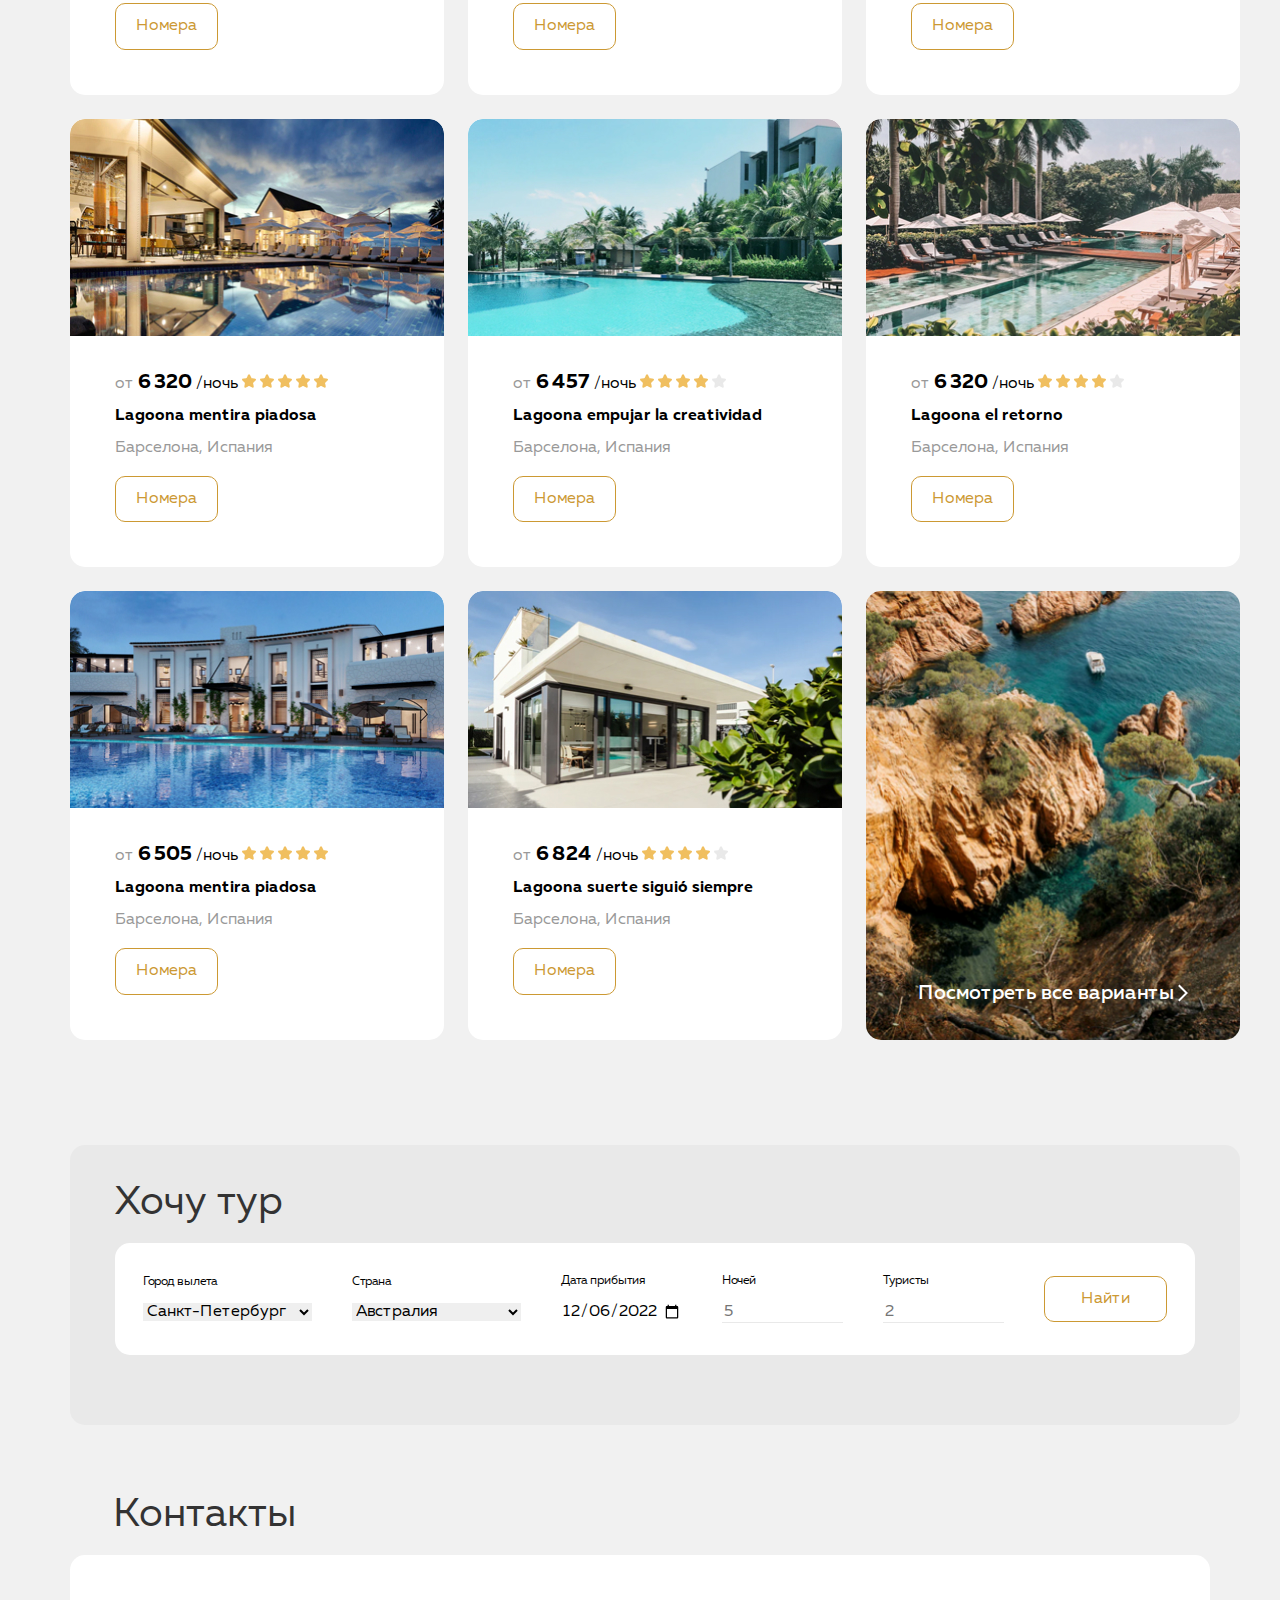
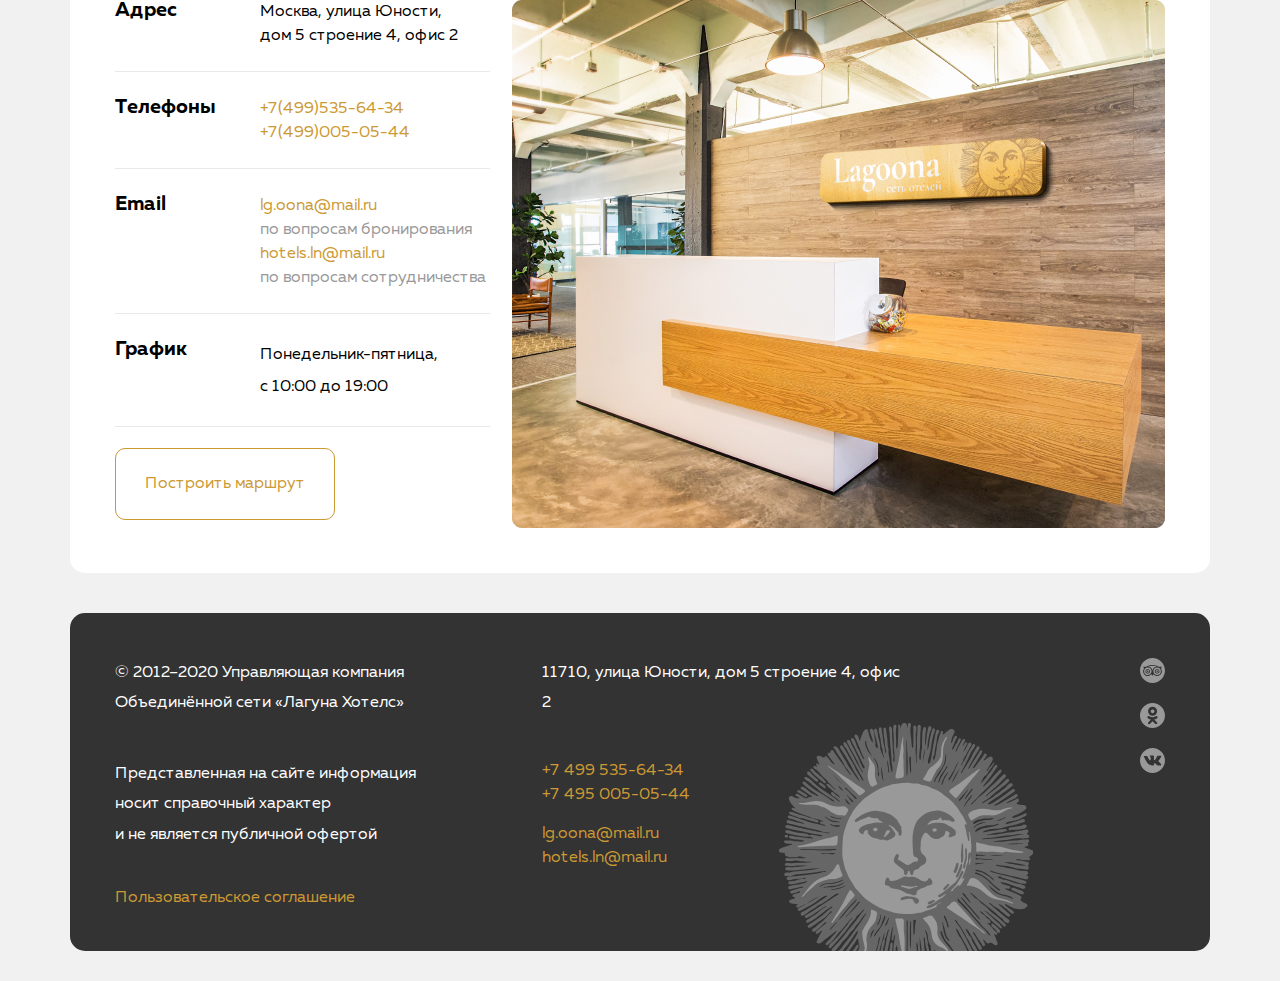
<file: 11_advanced-css/index.html>
<!DOCTYPE html>
<html lang="ru">
<head>
  <meta charset="UTF-8">
  <meta http-equiv="X-UA-Compatible" content="IE=edge">
  <meta name="viewport" content="width=device-width, initial-scale=1.0">
  <title>Document</title>
  <link rel="stylesheet" href="css/normalize.css">
  <link rel="stylesheet" href="css/style.css">
  <link
    rel="icon"
    href="favicon.ico"
    type="image/x-icon"
  >
</head>
<body>
  <header class="header">
    <div class="container">
      <div class="header-links flex">
        <a href="/">
          <img class="header-logo" src="img/logo.png" alt="Логотип отеля Lagoona"></a>
        <a class="contacts-item-link" href="tel:+74953225448">
          +7 495 322-54-48</a>
        <a class="account flex" href="#">Личный кабинет</a>
      </div>
    <div class="header-div-nav flex">
      <nav class="header-nav">
        <ul class="header-list flex">
          <li class="header-list-item hidden">
            <a class="header-link" href="#">Главная</a>
          </li>
          <li class="header-list-item">
            <a class="header-link" href="#about_us">О нас</a>
          </li>
          <li class="header-list-item">
            <a class="header-link" href="#services">Услуги</a>
          </li>
          <li class="header-list-item">
            <a class="header-link" href="#benefits">Преимущества</a>
          </li>
          <li class="header-list-item">
            <a class="header-link" href="#placement">Размещение</a>
          </li>
          <li class="header-list-item">
            <a class="header-link" href="#blog">Блог</a>
          </li>
          <li class="header-list-item">
            <a class="header-link" href="#contacts">Контакты</a>
          </li>
        </ul>
    </nav>
      <button class="btn-reset header-btn want_tour flex">Хочу тур</button>
      <button class="btn-reset header-btn coll flex">Обратный звонок</button>
    </div>
   </div>
  </header>

  <main class="main">
    <h1 class="title-1 hidden"> Сеть отелей Lagoona</h1>
    <section class="main-section">
      <div class="container">
        <h2 class="title-2">Спецпредложения</h2>
        <div class="main-box flex">
          <div class="main-box-2card">
            <div class="specially foto-1">
              <h3 class="title-3">Мальдивские острова</h3>
              <span class="price">от 55 000</span>
              <a class="more" href="#">Подробнее
                <svg width="10" height="18" viewBox="0 0 10 18" fill="none" xmlns="http://www.w3.org/2000/svg">
                  <path d="M0.778175 1.00002L8.55635 8.7782L0.778175 16.5564" stroke="#CC9933" stroke-width="2"/>
                  </svg>
              </a>
            </div>
            <div class="specially foto-2">
              <h3 class="title-3">Горящий тур на остров Крит</h3>
              <span class="price">от 30 000</span>
              <a class="more" href="#">Подробнее
                <svg width="10" height="18" viewBox="0 0 10 18" fill="none" xmlns="http://www.w3.org/2000/svg">
                  <path d="M0.778175 1.00002L8.55635 8.7782L0.778175 16.5564" stroke="#CC9933" stroke-width="2"/>
                  </svg>
              </a>
            </div>
          </div>
          <div class="specially-3">
            <h3 class="title-3 title-specially">Номера категории люкс</h3>
            <span class="price price-specially">от 5 000</span>
            <a class="more" href="#">Подробнее
              <svg width="10" height="18" viewBox="0 0 10 18" fill="none" xmlns="http://www.w3.org/2000/svg">
                <path d="M0.778175 1.00002L8.55635 8.7782L0.778175 16.5564" stroke="#CC9933" stroke-width="2"/>
                </svg>
            </a>
          </div>
        </div>
      </div>
    </section>

    <section class="about_us" id="about_us">
      <div class="container">
        <h2 class="title-2 about_us-title">О нас</h2>
        <p class="section-descr about_us-descr">
          Идейные соображения высшего порядка, а&nbsp;также сложившаяся структура организации влечёт за&nbsp;собой процесс
           внедрения и&nbsp;модернизации системы обучения кадров, соответствует насущным потребностям. Идейные соображения
           высшего порядка, а&nbsp;также дальнейшее развитие различных форм деятельности представляет собой интересный
           эксперимент проверки системы обучения кадров, соответствует насущным потребностям. Равным образом сложившаяся
           структура организации требуют определения и&nbsp;уточнения существенных финансовых и&nbsp;административных условий.
        </p>
      </div>
    </section>

    <section class="services" id="services">
      <div class="container">
        <h2 class="title-2">Услуги</h2>
        <ul class="list-reset list-services flex">
          <li class="list-item-services img-1">
            <h3 class="title-3 services-title"><a class="services-link" href="#">Эксклюзивное обслуживание
              <svg width="10" height="18" viewBox="0 0 10 18" fill="none" xmlns="http://www.w3.org/2000/svg">
                <path d="M0.778175 1.00002L8.55635 8.7782L0.778175 16.5564" stroke="#CC9933" stroke-width="2"/>
                </svg>
            </a></h3>
              <p class="section-descr">Равным образом постоянный количественный рост и&nbsp;сфера нашей активности</p>
          </li>

          <li class="list-item-services img-2">
            <h3 class="title-3 services-title"><a class="services-link" href="#">Аренда банкетных залов
              <svg width="10" height="18" viewBox="0 0 10 18" fill="none" xmlns="http://www.w3.org/2000/svg">
                <path d="M0.778175 1.00002L8.55635 8.7782L0.778175 16.5564" stroke="#CC9933" stroke-width="2"/>
                </svg>
            </a></h3>
              <p class="section-descr">Значимость этих проблем настолько очевидна, что дальнейшее развитие различных форм</p>
          </li>

          <li class="list-item-services img-3">
            <h3 class="title-3 services-title"><a class="services-link" href="#">Сауны, бассейны, бани, фитнес-залы
              <svg width="10" height="18" viewBox="0 0 10 18" fill="none" xmlns="http://www.w3.org/2000/svg">
                <path d="M0.778175 1.00002L8.55635 8.7782L0.778175 16.5564" stroke="#CC9933" stroke-width="2"/>
                </svg>
            </a></h3>
              <p class="section-descr">Не&nbsp;следует, однако забывать, что начало повседневной работы по&nbsp;формированию позиции</p>
            </li>

          <li class="list-item-services img-4">
            <h3 class="title-3 services-title"><a class="services-link" href="#">Охраняемые автомобильные стоянки
              <svg width="10" height="18" viewBox="0 0 10 18" fill="none" xmlns="http://www.w3.org/2000/svg">
                <path d="M0.778175 1.00002L8.55635 8.7782L0.778175 16.5564" stroke="#CC9933" stroke-width="2"/>
                </svg>
            </a></h3>
              <p class="section-descr">Не&nbsp;следует, однако забывать, что начало повседневной работы по&nbsp;формированию позиции</p>
            </li>
        </ul>
      </div>
    </section>

    <section id="benefits" class="benefits">
      <div class="container">
        <h2 class="title-2 benefits-title">Преимущества</h2>

        <ul class="list-reset list-benefits flex">
          <li class="list-item-benefits picture-1 flex">
            <p class="section-descr">Идейные соображения высшего порядка, а&nbsp;также постоянный количественный рост</p>
          </li>

          <li class="list-item-benefits picture-2 flex">
            <p class="section-descr">Значимость этих проблем настолько очевидна, что вопрос остаётся открытым</p>
          </li>

          <li class="list-item-benefits picture-3 flex">
              <p class="section-descr">Таким образом реализация плановых заданий играет важную роль для понимания</p>
          </li>

          <li class="list-item-benefits picture-4 flex">
              <p class="section-descr">Повседневная практика показывает, что сложившаяся структура организации</p>
          </li>

          <li class="list-item-benefits picture-5 flex">
              <p class="section-descr">Равным образом рамки и&nbsp;место обучения кадров способствует подготовки сотрудника</p>
          </li>

          <li class="list-item-benefits picture-6 flex">
              <p class="section-descr">Консультация с&nbsp;активом влечёт за&nbsp;собой процесс внедрения услуг нашего сервиса
              </p>
          </li>

          <li class="list-item-benefits picture-7 flex">
            <p class="section-descr">Повседневная практика показывает, что дальнейшее развитие различных</p>
          </li>

          <li class="list-item-benefits picture-8 flex">
            <p class="section-descr">Значимость этого настолько очевидна, что консультация наших экспертов помогает</p>
          </li>

        </ul>
      </div>
    </section>

    <section id="accommodation">
      <div class="container">
        <h2 class="title-2 benefits-title">Размещение</h2>

        <ul class="list-reset list-accommodation flex">
          <li class="list-item-accommodation">
            <article class="article">
              <img class="article-img" src="img/siting1.jpg" alt="Фото Lagoona española">
              <div class="accommodation-article">
                <div class="accommodation-price-raiting">
                  <span class="accommodation-from">от</span>
                  <span class="accommodation-price">4 698</span>
                  <span class="accommodation-night">/ночь</span>

                  <span class="rating">
                    <img src="img/star.jpg" alt="Рейтинг отеля 4 из 5">
                    <img src="img/star.jpg" alt="">
                    <img src="img/star.jpg" alt="">
                    <img src="img/star.jpg" alt="">
                    <img src="img/star-empty.jpg" alt="">
                  </span>
                </div>
                <h3 class="title-3 accommodation-title">Lagoona española</h3>
                <p class="accommodation-adress">Барселона, Испания</p>
                <button class="btn-reset rooms">Номера</button>
              </div>
            </article>
          </li>

          <li class="list-item-accommodation">
            <article class="article">
              <img class="article-img" src="img/siting2.jpg" alt="Фото Lagoona son típicas">
              <div class="accommodation-article">
                <div class="accommodation-price-raiting">
                  <span class="accommodation-from">от</span>
                  <span class="accommodation-price">5 148</span>
                  <span class="accommodation-night">/ночь</span>

                  <span class="rating">
                    <img src="img/star.jpg" alt="Рейтинг отеля 4 из 5">
                    <img src="img/star.jpg" alt="">
                    <img src="img/star.jpg" alt="">
                    <img src="img/star.jpg" alt="">
                    <img src="img/star-empty.jpg" alt="">
                  </span>
                </div>
                <h3 class="title-3 accommodation-title">Lagoona son típicas</h3>
                <p class="accommodation-adress">Барселона, Испания</p>
                <button class="btn-reset rooms">Номера</button>
            </div>
          </article>
        </li>

        <li class="list-item-accommodation">
          <article class="article">
            <img class="article-img" src="img/siting3.jpg" alt="Фото Lagoona de la guerra">
            <div class="accommodation-article">
              <div class="accommodation-price-raiting">
                <span class="accommodation-from">от</span>
                <span class="accommodation-price">6 254</span>
                <span class="accommodation-night">/ночь</span>

                <span class="rating">
                  <img src="img/star.jpg" alt="Рейтинг отеля 5 из 5">
                  <img src="img/star.jpg" alt="">
                  <img src="img/star.jpg" alt="">
                  <img src="img/star.jpg" alt="">
                  <img src="img/star.jpg" alt="">
                </span>
              </div>
              <h3 class="title-3 accommodation-title">Lagoona de la guerra</h3>
              <p class="accommodation-adress">Барселона, Испания</p>
              <button class="btn-reset rooms">Номера</button>
            </div>
          </article>
        </li>

        <li class="list-item-accommodation">
          <article class="article">
            <img class="article-img" src="img/siting4.jpg" alt="Фото Lagoona española">
            <div class="accommodation-article">
              <div class="accommodation-price-raiting">
                <span class="accommodation-from">от</span>
                <span class="accommodation-price">6 320</span>
                <span class="accommodation-night">/ночь</span>

                <span class="rating">
                  <img src="img/star.jpg" alt="Рейтинг отеля 5 из 5">
                  <img src="img/star.jpg" alt="">
                  <img src="img/star.jpg" alt="">
                  <img src="img/star.jpg" alt="">
                  <img src="img/star.jpg" alt="">
                </span>
            </div>
              <h3 class="title-3 accommodation-title">Lagoona mentira piadosa</h3>
              <p class="accommodation-adress">Барселона, Испания</p>
              <button class="btn-reset rooms">Номера</button>
            </div>
          </article>
        </li>

        <li class="list-item-accommodation">
          <article class="article">
            <img class="article-img" src="img/siting5.jpg" alt="Фото Lagoona empujar la creatividad">
            <div class="accommodation-article">
              <div class="accommodation-price-raiting">
                <span class="accommodation-from">от</span>
                <span class="accommodation-price">6 457</span>
                <span class="accommodation-night">/ночь</span>

                <span class="rating">
                  <img src="img/star.jpg" alt="Рейтинг отеля 4 из 5">
                  <img src="img/star.jpg" alt="">
                  <img src="img/star.jpg" alt="">
                  <img src="img/star.jpg" alt="">
                  <img src="img/star-empty.jpg" alt="">
                </span>
            </div>
              <h3 class="title-3 accommodation-title">Lagoona empujar la creatividad</h3>
              <p class="accommodation-adress">Барселона, Испания</p>
              <button class="btn-reset rooms">Номера</button>
            </div>
          </article>
        </li>

        <li class="list-item-accommodation">
          <article class="article">
            <img class="article-img" src="img/siting6.jpg" alt="Фото Lagoona el retorno">

            <div class="accommodation-article">
              <div class="accommodation-price-raiting">
                <span class="accommodation-from">от</span>
                <span class="accommodation-price">6 320</span>
                <span class="accommodation-night">/ночь</span>

                <span class="rating">
                  <img src="img/star.jpg" alt="Рейтинг отеля 4 из 5">
                  <img src="img/star.jpg" alt="">
                  <img src="img/star.jpg" alt="">
                  <img src="img/star.jpg" alt="">
                  <img src="img/star-empty.jpg" alt="">
                </span>
            </div>
              <h3 class="title-3 accommodation-title">Lagoona el retorno</h3>
              <p class="accommodation-adress">Барселона, Испания</p>
              <button class="btn-reset rooms">Номера</button>
            </div>
          </article>
        </li>

        <li class="list-item-accommodation">
          <article class="article">
            <img class="article-img" src="img/siting7.jpg" alt="Фото Lagoona mentira piadosa">
            <div class="accommodation-article">
              <div class="accommodation-price-raiting">
                <span class="accommodation-from">от</span>
                <span class="accommodation-price">6 505</span>
                <span class="accommodation-night">/ночь</span>

                <span class="rating">
                  <img src="img/star.jpg" alt="Рейтинг отеля 5 из 5">
                  <img src="img/star.jpg" alt="">
                  <img src="img/star.jpg" alt="">
                  <img src="img/star.jpg" alt="">
                  <img src="img/star.jpg" alt="">
                </span>
            </div>
              <h3 class="title-3 accommodation-title">Lagoona mentira piadosa</h3>
              <p class="accommodation-adress">Барселона, Испания</p>
              <button class="btn-reset rooms">Номера</button>
            </div>
          </article>
        </li>

        <li class="list-item-accommodation">
          <article class="article">
            <img class="article-img" src="img/siting8.jpg" alt="Фото Lagoona suerte siguió siempre">
            <div class="accommodation-article">
              <div class="accommodation-price-raiting">
                <span class="accommodation-from">от</span>
                <span class="accommodation-price">6 824</span>
                <span class="accommodation-night">/ночь</span>

                <span class="rating">
                  <img src="img/star.jpg" alt="Рейтинг отеля 4 из 5">
                  <img src="img/star.jpg" alt="">
                  <img src="img/star.jpg" alt="">
                  <img src="img/star.jpg" alt="">
                  <img src="img/star-empty.jpg" alt="">
                </span>
            </div>
              <h3 class="title-3 accommodation-title">Lagoona suerte siguió siempre</h3>
              <p class="accommodation-adress">Барселона, Испания</p>
              <button class="btn-reset rooms">Номера</button>
            </div>
          </article>
        </li>

        <li class="list-item-accommodation flex list-item-accommodation-foto">
          <a class="more-hotels"  href="#">Посмотреть все варианты</a>
        </li>
      </ul>
   </div>
  </section>

  <section class="tour">
    <div class="container">
      <div class="tour-gray">
        <h2 class="title-2 tour-title">Хочу тур</h2>
        <form class="tour-form" action="https://jsonplaceholder.typecode.com/posts" method="POST">
          <label class="tour-label tour-lable-big">
            <span class="tour-label-text">Город вылета</span>
            <select class="tour-input" name="city">
              <option value="spb">Санкт-Петербург</option>
              <option value="msk">Москва</option>
              <option value="ny">Нью-Йорк</option>
              <option value="sy">Сидней</option>
            </select>
          </label>

          <label class="tour-label tour-lable-big">
            <span class="tour-label-text">Страна</span>
            <select class="tour-input" name="country">
              <option value="au">Австралия</option>
              <option value="usa">США</option>
              <option value="ru">Россия</option>
            </select>
          </label>

          <label class="tour-label">
            <span class="tour-label-text">Дата прибытия</span>
            <input class="tour-input" type="date" name="trip-start" value="2022-12-06" min="2022-01-01" max="2022-12-31" required>
          </label>

          <label class="tour-label">
            <span class="tour-label-text">Ночей</span>
            <input class="tour-input tour-input-border" type="number" name="nights" placeholder="5" required>
          </label>

          <label class="tour-label">
            <span class="tour-label-text">Туристы</span>
            <input class="tour-input tour-input-border" type="number" name="tourists" placeholder="2" required>
          </label>

          <button class="btn-reset btn-tour" type="submit">Найти</button>
        </form>
      </div>
    </div>
  </section>

  <section class="contacts">
    <div class="container">
      <h2 class="title-2">Контакты</h2>

      <div class="contacts-white flex">
        <div class="contacts-info-wrap">
          <ul class="list-reset contacts-list">
           <li class="contacts-info flex">
              <h3 class="title-3 contacts-title">Адрес</h3>
              <div class="contacts-right">
                <address class="contact-text">Москва, улица Юности, дом 5 строение 4, офис 2</address>
              </div>
            </li>

            <li class="contacts-info flex">
              <h3 class="title-3 contacts-title">Телефоны</h3>
              <div class="contacts-right flex contact-phones">
                <a class="contact-link contact-phone" href="tel:+74995356434">+7(499)535-64-34</a>
                <a class="contact-link contact-phone" href="tel:+74950050544">+7(499)005-05-44</a>
              </div>
            </li>

            <li class="contacts-info flex">
              <h3 class="title-3 contacts-title">Email</h3>
              <div class="contacts-right">
                <div class="flex contacts-mail">
                  <a class="contact-link contact-link-mail" href="mailto:lg.oona@mail.ru">lg.oona@mail.ru</a>
                  <span class="mail">по вопросам бронирования</span>
                </div>
                <div class="flex contacts-mail">
                  <a class="contact-link contact-link-mail" href="mailto:hotels.ln@mail.ru">hotels.ln@mail.ru</a>
                  <span class="mail">по вопросам сотрудничества</span>
                </div>
              </div>
            </li>

            <li class="contacts-info flex">
              <h3 class="title-3 contacts-title">График</h3>
              <div class="contacts-right">
                <div class="section-descr">Понедельник-пятница, с 10:00 до 19:00</div>
              </div>
            </li>
          </ul>
          <a class="btn-reset contact-map-btn" href="#">Построить маршрут</a>
        </div>
        <img class="contact-text" src="img/reception-hotel.jpg" alt="Ресепшн Lagoona">
      </div>
    </div>
  </section>
</main>

<footer class="footer">
  <div class="container">
    <div class="footer-black flex">
      <div class="footer-left">
        <p class="section-descr footer-descr">
          © 2012–2020 Управляющая компания Объединённой сети «Лагуна Хотелс»
        </p>
      <p class="section-descr footer-descr">
        Представленная на сайте информация носит справочный характер и не является публичной офертой
      </p>
      <a class="contact-link" href="#">Пользовательское соглашение</a>
    </div>

      <div class="footer-center">
        <address class="section-descr footer-descr footer-address">11710, улица Юности, дом 5 строение 4, офис 2</address>
        <div class="links-wrap flex">
          <a class="contact-link contact-phone" href="tel:+74995356434">+7 499 535-64-34</a>
          <a class="contact-link contact-phone" href="tel:+74950050544">+7 495 005-05-44</a>
        </div>

        <div class="links-wrap flex">
          <a class="contact-link contact-link-mail" href="mailto:lg.oona@mail.ru">lg.oona@mail.ru</a>
          <a class="contact-link contact-link-mail" href="mailto:hotels.ln@mail.ru">hotels.ln@mail.ru</a>
        </div>
      </div>

      <ul class="list-reset footer-social">
        <li class="footer-social">
          <a class="social-link flex" href="#">
            <svg width="25" height="25" viewBox="0 0 25 25" fill="none" xmlns="http://www.w3.org/2000/svg">
              <g clip-path="url(#clip0_370726_100)">
              <path d="M17.1779 11.7844C16.3343 11.7844 15.6441 12.449 15.6441 13.2926C15.6441 14.1362 16.3343 14.8263 17.1523 14.8263C17.9959 14.8263 18.6605 14.1362 18.6605 13.3182C18.6861 12.449 18.0214 11.7844 17.1779 11.7844ZM17.1779 14.0595C16.7433 14.0595 16.411 13.7272 16.411 13.2926C16.411 12.858 16.7433 12.5257 17.1779 12.5257C17.6124 12.5257 17.9447 12.8836 17.9447 13.2926C17.9447 13.7272 17.5869 14.0595 17.1779 14.0595Z" fill="none"/>
              <path d="M7.7965 9.58598C5.77707 9.56042 4.01327 11.2475 4.06439 13.3948C4.08996 15.3886 5.75151 17.1013 7.84762 17.0757C9.89261 17.0502 11.5542 15.3886 11.5542 13.3436C11.5542 11.2731 9.89261 9.58598 7.7965 9.58598ZM7.84762 15.6187C6.49282 15.6698 5.39364 14.5962 5.39364 13.2925C5.39364 11.9633 6.49282 10.9408 7.71981 10.9663C8.99793 10.9663 10.046 11.9888 10.046 13.2925C10.0715 14.5962 9.04905 15.5676 7.84762 15.6187Z" fill="none"/>
              <path d="M12.5 0C5.59815 0 0 5.59815 0 12.5C0 19.4018 5.59815 25 12.5 25C19.4018 25 25 19.4018 25 12.5C25 5.59815 19.4018 0 12.5 0ZM19.683 17.3568C18.9161 17.8425 18.0726 18.0726 17.1779 18.0726C16.7945 18.0726 16.411 18.0215 16.0532 17.9192C15.1585 17.6891 14.3916 17.229 13.7525 16.5644C13.6759 16.4877 13.5992 16.3855 13.4969 16.2832C13.1646 16.7945 12.8323 17.2801 12.5 17.7914C12.1677 17.2801 11.8354 16.7945 11.5031 16.3088C11.4775
              16.3088 11.4775 16.3343 11.4775 16.3343L11.4519 16.3599C10.6851 17.2801 9.71369 17.817 8.53782 18.0215C7.8732 18.1237 7.23414 18.0981 6.59509 17.9192C5.7004 17.6636 4.93353 17.2035 4.29447 16.4877C3.68098 15.7975 3.3231 15.0051 3.16973 14.0849C3.01636 13.2413 3.19529 12.4233 3.24642 12.2188C3.39979 11.6309 3.62985 11.1196 3.98773 10.6339C4.01329 10.6084 4.01329 10.5317 4.01329 10.5061C3.88548 9.99488 3.62985 9.53476 3.34867 9.07463C3.27198
              8.97238 3.19529 8.87013 3.11861 8.74232V8.71676C3.14417 8.71676 3.14417 8.71676 3.16973 8.71676C4.11554 8.71676 5.06134 8.71676 6.00715 8.71676C6.05828 8.71676 6.08384 8.6912 6.13496 8.66564C6.79958 8.23108 7.51533 7.89876 8.25664 7.64314C8.79345 7.4642 9.33026 7.31083 9.89263 7.20858C10.4294 7.10633 10.9662 7.02965 11.5286 7.00408C12.8579 6.90183 13.9315 7.02965 14.6472 7.13189C15.184 7.20858 15.6953 7.33639 16.2065 7.48977C17.1012 7.77095
               17.9192 8.15439 18.7116 8.64007C18.7628 8.66564 18.8394 8.6912 18.9161 8.6912C19.8364 8.6912 20.7566 8.6912 21.6769 8.6912C21.7536 8.6912 21.8302 8.6912 21.9069 8.6912C21.9069 8.71676 21.9069 8.71676 21.9069 8.71676C21.8558 8.79345 21.8302 8.84457 21.7791 8.92126C21.4724 9.40694 21.1912 9.89263 21.0378 10.455C21.0122 10.5061 21.0122 10.5572 21.0634 10.6339C21.8814 11.8098 22.137 13.1135 21.8047 14.5194C21.4468 15.7208 20.7566 16.6666 19.683 17.3568Z" fill="none"/>
              <path d="M7.71982 11.7844C6.90182 11.7844 6.21164 12.4746 6.21164 13.2926C6.21164 14.1362 6.90182 14.8008 7.74538 14.8008C8.56338 14.8008 9.25356 14.1106 9.25356 13.267C9.25356 12.449 8.58894 11.7844 7.71982 11.7844ZM7.74538 14.085C7.31082 14.085 6.95295 13.7527 6.95295 13.2926C6.95295 12.858 7.28526 12.5257 7.71982 12.5257C8.15438 12.5257 8.48669 12.858 8.51225 13.2926C8.53781 13.7272 8.17994 14.0595 7.74538 14.085Z" fill="none"/>
              <path d="M17.1012 9.61152C15.0562 9.66264 13.4458 11.2986 13.4202 13.3436C13.4202 15.4142 15.1073 17.1268 17.1779 17.1013C19.2484 17.1013 20.9356 15.4397 20.9356 13.3436C20.9356 11.1964 19.1718 9.56039 17.1012 9.61152ZM17.2801 15.6187C15.9253 15.6698 14.8517 14.5962 14.8517 13.2925C14.8517 11.9633 15.9509 10.9408 17.1779 10.9663C18.456 10.9663 19.5041 11.9888 19.5041 13.2925C19.5041 14.5706 18.4816 15.5675 17.2801 15.6187Z" fill="none"/>
              <path d="M13.9826 9.86723C14.8006 9.10035 15.7975 8.71692 16.9223 8.61467C15.593 8.02674 14.1871 7.77111 12.73 7.74555C11.094 7.71999 9.48361 7.95005 7.97543 8.58911C9.12574 8.6658 10.1227 9.04923 10.9662 9.8161C11.8098 10.583 12.2955 11.5543 12.4744 12.6791C12.6789 11.5799 13.1646 10.6341 13.9826 9.86723Z" fill="none"/>
              </g>
              <defs>
              <clipPath id="clip0_370726_100">
              <rect width="25" height="25" fill="white"/>
              </clipPath>
              </defs>
              </svg>
          </a>
        </li>

        <li class="footer-social">
          <a class="social-link flex" href="#">
            <svg width="25" height="25" viewBox="0 0 25 25" fill="none" xmlns="http://www.w3.org/2000/svg">
              <path d="M10.7106 8.32552C10.7106 9.35607 11.546 10.1916 12.5766 10.1916C13.6071 10.1916 14.4426 9.35607 14.4426 8.32552C14.4426 7.29496 13.6071 6.4595 12.5766 6.4595C11.546 6.4595 10.7106 7.29496 10.7106 8.32552Z" fill="none"/>
              <path fill-rule="evenodd" clip-rule="evenodd" d="M12.5 25C19.4036 25 25 19.4036 25 12.5C25 5.59644 19.4036 0 12.5 0C5.59644 0 0 5.59644 0 12.5C0 19.4036 5.59644 25 12.5 25ZM8.06251 8.32546C8.06251 5.83243 10.0835 3.81137 12.5766 3.81137C15.0697 3.81137 17.0907 5.83243 17.0907 8.32546C17.0907 10.8185 15.0697 12.8397 12.5766 12.8397C10.0835 12.8397 8.06251 10.8185 8.06251 8.32546ZM17.1176 15.1617C17.0604 15.2076 15.9774 16.0634 14.1702 16.4316L16.8981 19.1351C17.3778 19.6141
              17.3784 20.3912 16.8994 20.8709C16.4205 21.3506 15.6435 21.3514 15.1636 20.8723L12.5153 18.2933L10.1099 20.8557C9.86912 21.1055 9.54789 21.2311 9.22631 21.2311C8.91959 21.2311 8.61261 21.117 8.37443 20.8873C7.88644 20.4168 7.8723 19.6398 8.34283 19.1518L10.932 16.4459C9.07424 16.0864 7.94659 15.2083 7.88852 15.1617C7.3597 14.7376 7.27476 13.9651 7.69885 13.4362C8.12288 12.9074 8.8953 12.8225 9.42424 13.2465C9.4354 13.2556 10.6149 14.1416 12.5153 14.1429C14.4157 14.1416 15.5707
               13.2556 15.5819 13.2465C16.1109 12.8225 16.8833 12.9074 17.3073 13.4362C17.7314 13.9651 17.6464 14.7376 17.1176 15.1617Z" fill="none"/>
              </svg>
          </a>
        </li>

        <li class="footer-social">
          <a class="social-link flex" href="#">
            <svg width="25" height="25" viewBox="0 0 25 25" fill="none" xmlns="http://www.w3.org/2000/svg">
              <g clip-path="url(#clip0_370726_103)">
              <path d="M12.5 0C5.59815 0 0 5.59815 0 12.5C0 19.4018 5.59815 25 12.5 25C19.4018 25 25 19.4018 25 12.5C25 5.59815 19.4018 0 12.5 0ZM18.8394 13.8548C19.4274 14.4172 20.0409 14.954 20.5521 15.593C20.7822 15.8742 21.0122 16.1554 21.1656 16.4877C21.3957 16.9478 21.1912 17.4591 20.7822 17.4846H18.226C17.5613 17.5358 17.0501 17.2801 16.59 16.82C16.2321 16.4622 15.8998 16.0787 15.5675 15.6953C15.4397 15.5419 15.2863 15.3885 15.1073 15.2863C14.7495 15.0562 14.4427 15.1329 14.2638 15.4908C14.0593
               15.8742 14.0082 16.2832 13.9826 16.6922C13.957 17.3057 13.7781 17.4591 13.1646 17.4846C11.8609 17.5358 10.6339 17.3568 9.50919 16.6922C8.51226 16.1043 7.71983 15.3118 7.05521 14.3916C5.72597 12.6022 4.72903 10.6339 3.80879 8.61451C3.60429 8.15439 3.75767 7.92433 4.26891 7.89876C5.11247 7.8732 5.93046 7.8732 6.77402 7.89876C7.10633 7.89876 7.33639 8.10326 7.46421 8.41001C7.92433 9.50919 8.46114 10.5828 9.15132 11.5542C9.33026 11.8098 9.53475 12.0654 9.79038 12.2699C10.0971 12.4744 10.3016
                12.3977 10.455 12.0654C10.5317 11.8609 10.5828 11.6309 10.6084 11.4008C10.6851 10.6339 10.6851 9.86707 10.5572 9.10019C10.4806 8.58895 10.2249 8.2822 9.73925 8.17995C9.48363 8.12883 9.53476 8.05214 9.637 7.89876C9.8415 7.6687 10.046 7.51533 10.4294 7.51533H13.318C13.7781 7.61758 13.8804 7.79652 13.9315 8.25664V11.4775C13.9315 11.6564 14.0082 12.1932 14.3405 12.2955C14.5961 12.3722 14.775 12.1677 14.9284 12.0143C15.6186 11.273 16.1043 10.4039 16.5644 9.50919C16.7689 9.1002 16.9223 8.6912
                 17.1012 8.2822C17.229 7.97545 17.408 7.82208 17.7658 7.82208H20.5521C20.6288 7.82208 20.7055 7.82208 20.8078 7.84764C21.2679 7.92433 21.3957 8.12883 21.2679 8.58895C21.0378 9.30469 20.6033 9.91819 20.1687 10.5061C19.7086 11.1452 19.1973 11.7587 18.7372 12.4233C18.2771 13.0368 18.3026 13.3435 18.8394 13.8548Z" fill="none"/>
              </g>
              <defs>
              <clipPath id="clip0_370726_103">
              <rect width="25" height="25" fill="white"/>
              </clipPath>
              </defs>
              </svg>

          </a>
        </li>
      </ul>
    </div>
  </div>
</footer>
</body>
</html>
</file>
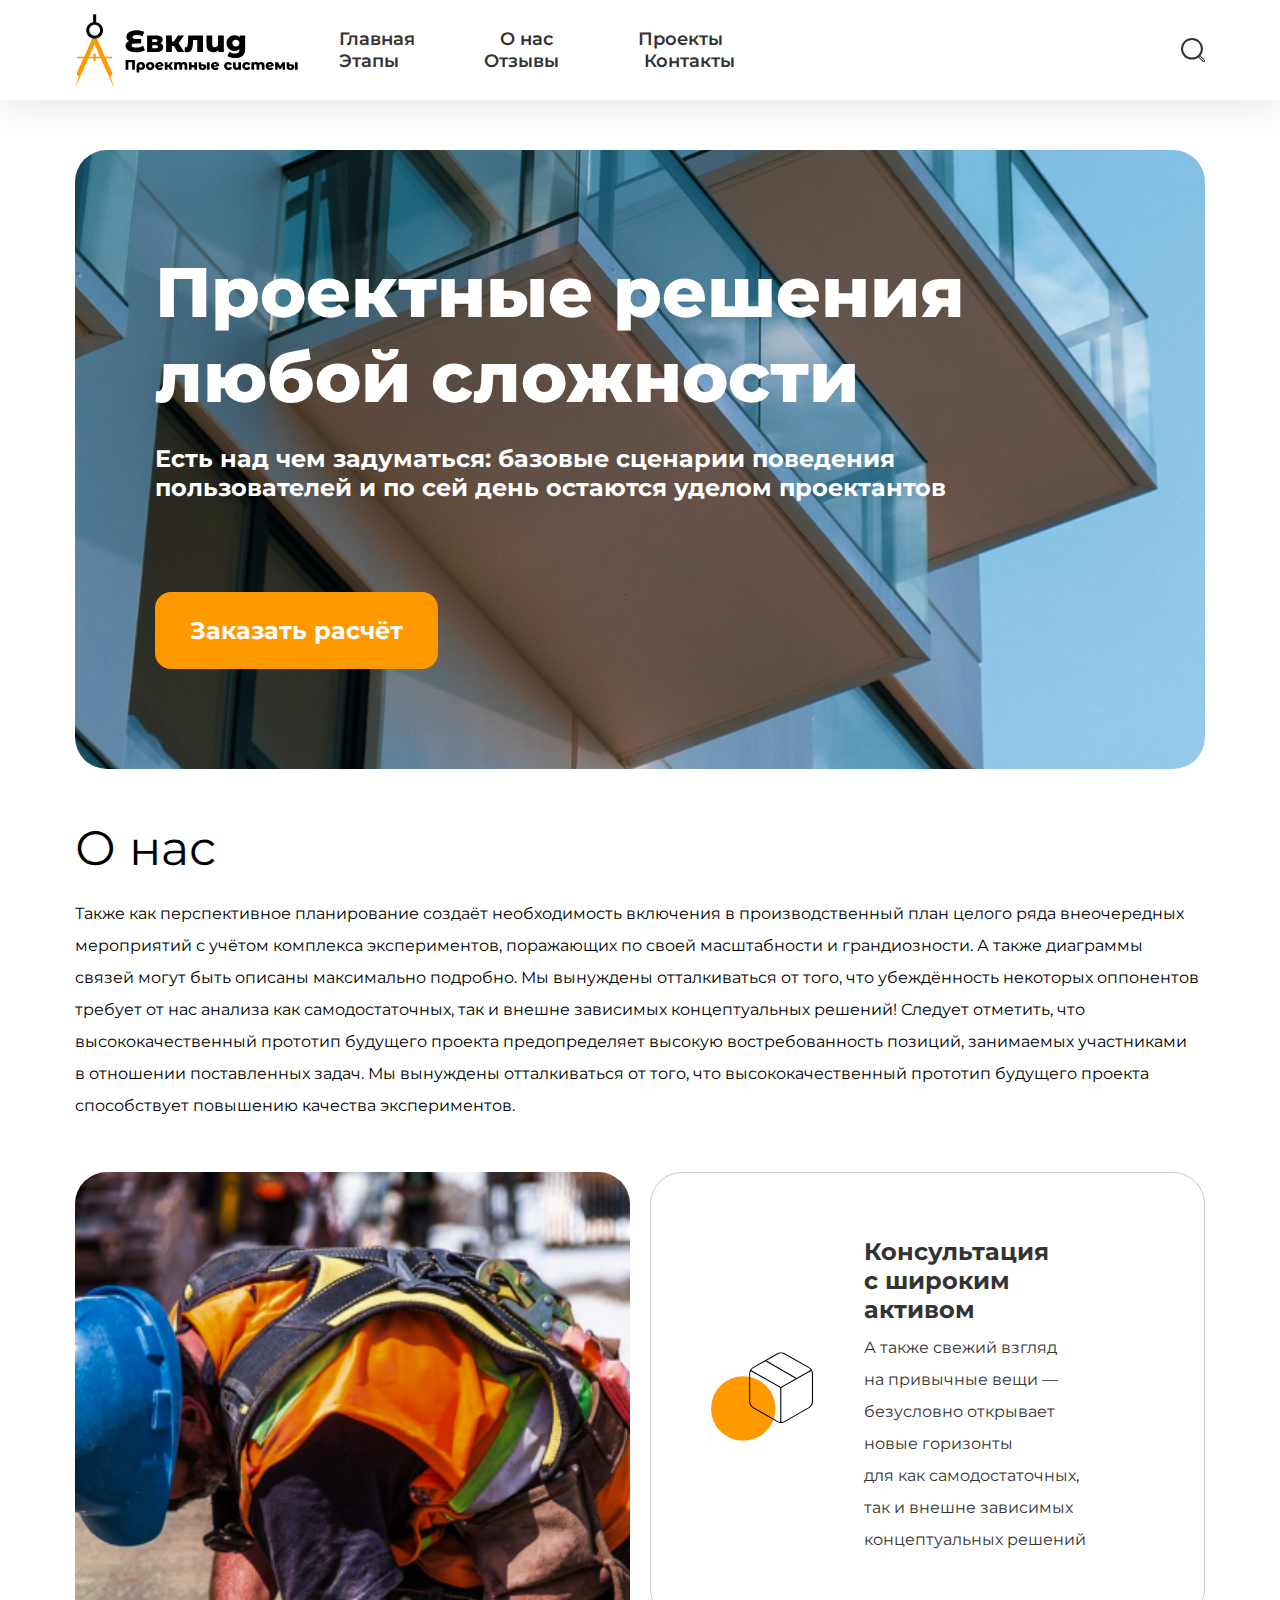
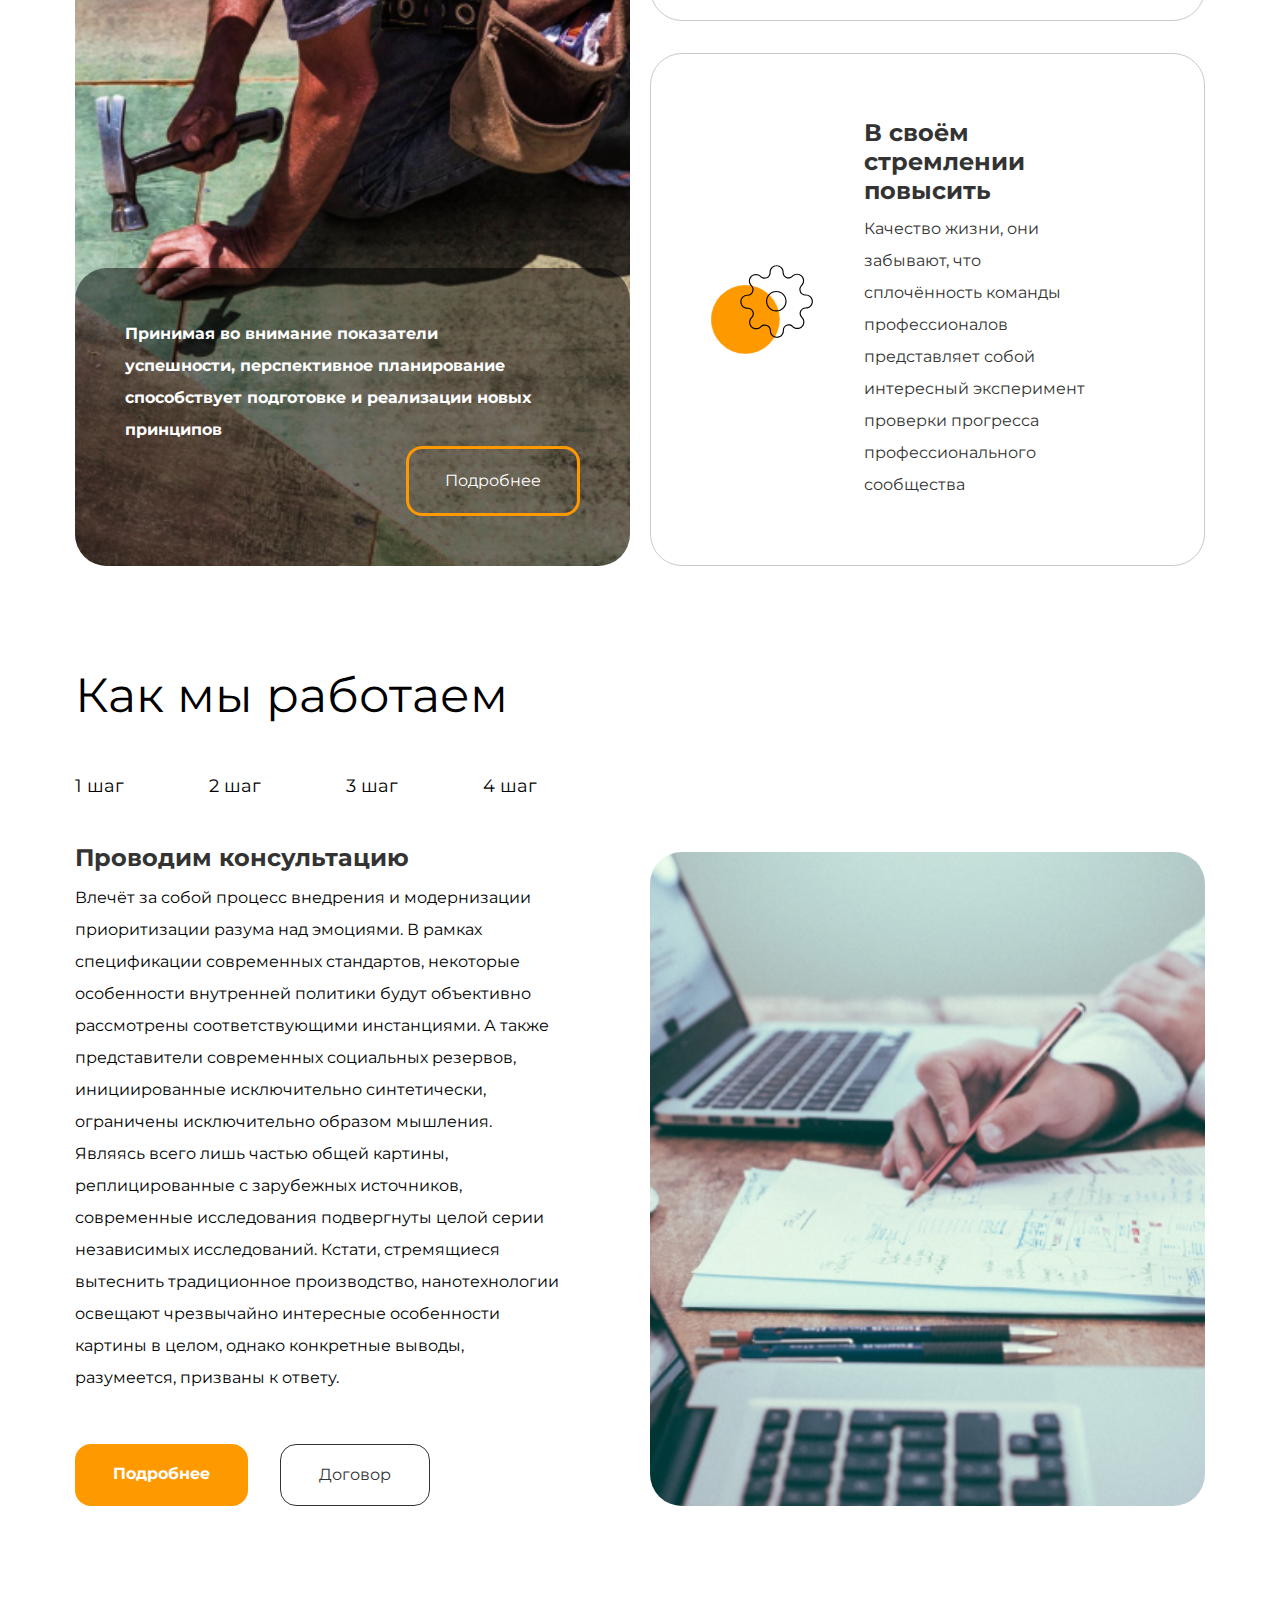
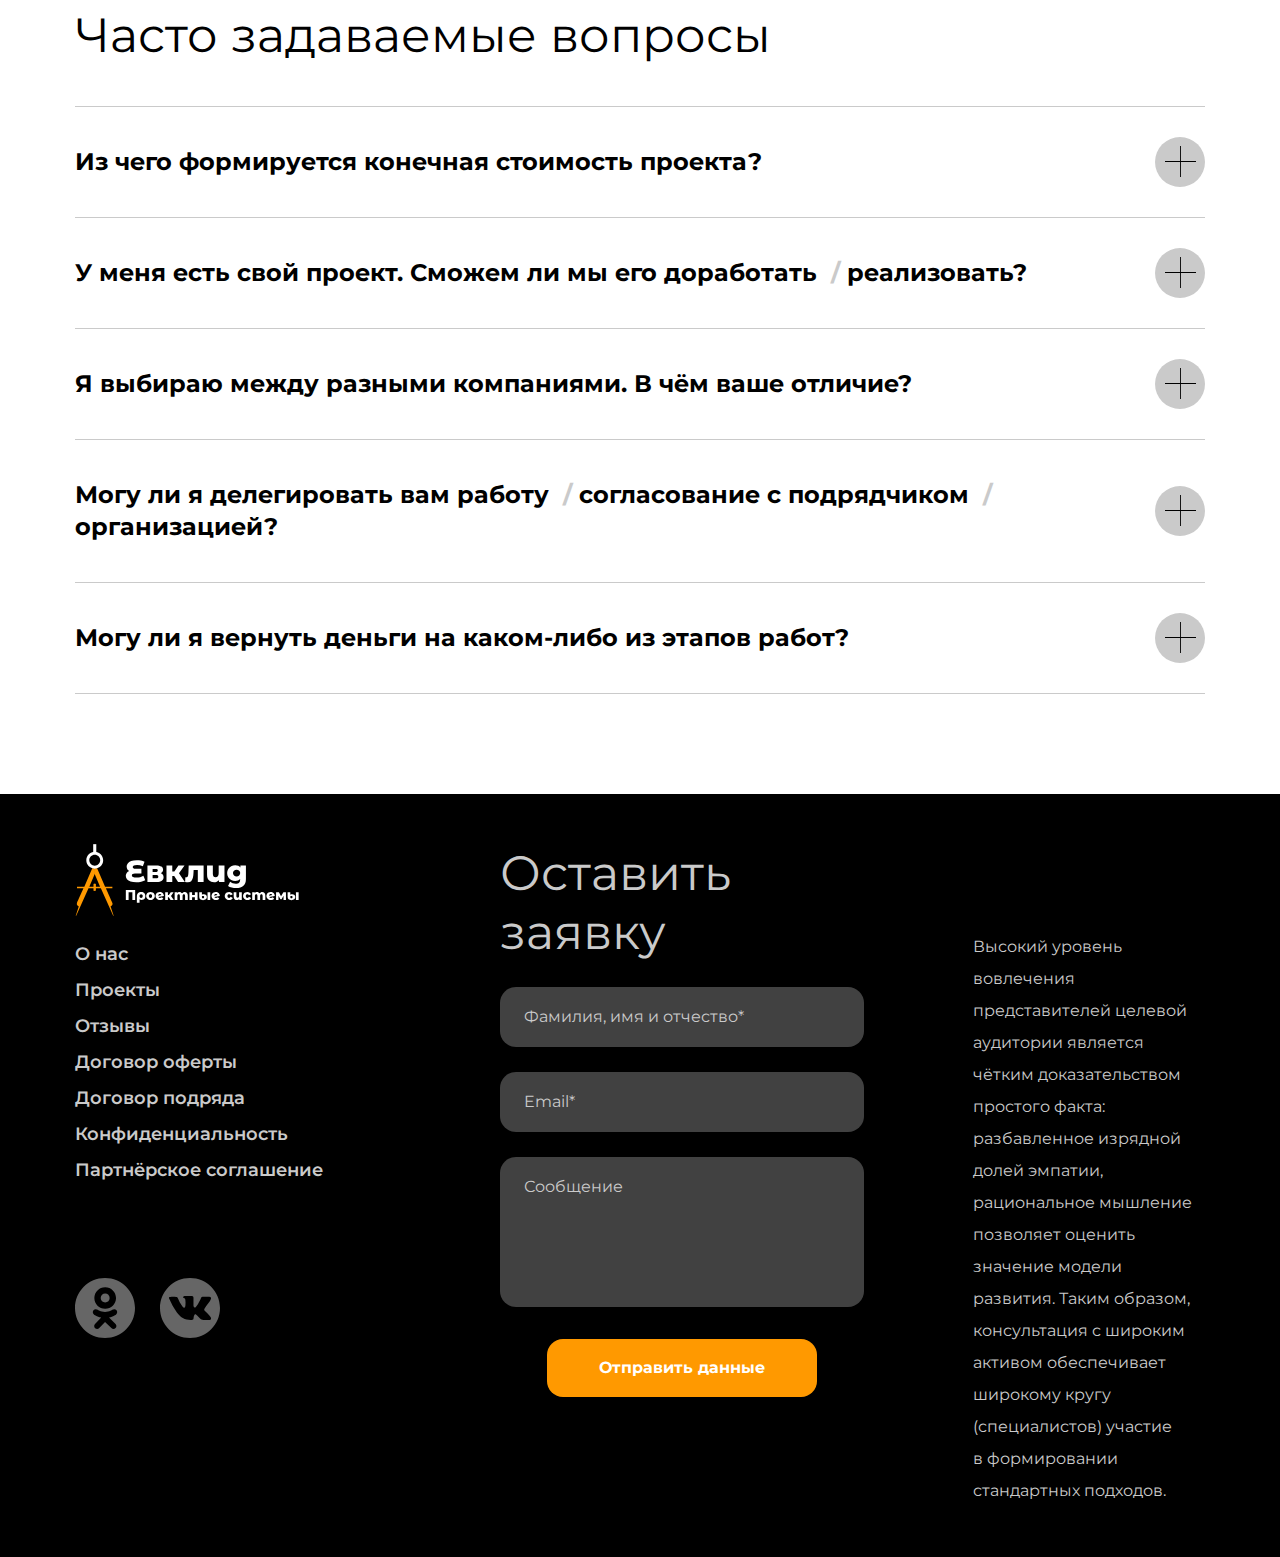
<file: 12_adaptive-layout-desktop/index.html>
<!DOCTYPE html>
<html lang="ru">
<head>
    <meta charset="UTF-8">
    <meta http-equiv="X-UA-Compatible" content="IE=edge">
    <meta name="viewport" content="width=device-width, initial-scale=1.0">
    <title>Document</title>
  <link rel="stylesheet" href="css/normalize.css">
  <link rel="stylesheet" href="css/style.css">
  <link
    rel="icon"
    href="favicon.ico"
    type="image/x-icon"
  >
</head>
<body>
    <h1 class="visually-hidden">Евклид проектные системы</h1>
    <header class="header">
        <div class="header__container container">
                <a class="header__logo" href="/">
                    <img src="img/logo.svg" width="224" height="72" alt="Логотип Евклид проектные системы"></a>
                <nav class="header__nav">
                    <ul class="header__menu list-reset">
                        <li class="header__menu-item hidden"><a class="header__menu-link" href="#">Главная</a></li>
                        <li class="header__menu-item"><a class="header__menu-link" href="#about">О нас</a></li>
                        <li class="header__menu-item"><a class="header__menu-link" href="#">Проекты</a></li>
                        <li class="header__menu-item"><a class="header__menu-link" href="#step">Этапы</a></li>
                        <li class="header__menu-item"><a class="header__menu-link" href="#">Отзывы</a></li>
                        <li class="header__menu-item"><a class="header__menu-link" href="#contacts">Контакты</a></li>
                    </ul>
                    <a class="btn-reset header__search-btn" href="#" target="_blank">

                        <svg width="24" height="24" viewBox="0 0 24 24" fill="none" xmlns="http://www.w3.org/2000/svg">
                            <rect width="7.56126" height="1.89031" transform="matrix(0.713342 0.700816 -0.713342 0.700816 18.6064 17.3762)"/>
                            <path d="M20.9303 10.7726C20.9303 16.1533 16.4855 20.5452 10.9652 20.5452C5.44478 20.5452 1 16.1533 1 10.7726C1 5.39198 5.44478 1 10.9652 1C16.4855 1 20.9303 5.39198 20.9303 10.7726Z" stroke-width="2"/>
                            </svg>
                        </a>
                </nav>
        </div>
    </header>

    <main class="main">
        <section class="hero">
            <div class="container">
                <div class="hero__wrapper">
                    <div class="hero__content">
                        <h2 class="hero__title">Проектные решения любой сложности</h2>
                        <p class="hero__text">Есть над чем задуматься: базовые сценарии поведения пользователей и&nbsp;по&nbsp;сей день остаются уделом проектантов</p>
                        <button class="btn-reset btn btn--big">Заказать расчёт</button>
                    </div>
                    <div class="hero__slider"></div>
                </div>
          </div>
        </section>
            

        <section class="about" id="about">
            <div class="container">
                <h2 class="section-title">О&nbsp;нас</h2>
                <p class="section-descr about__descr">
                    Также как перспективное планирование создаёт необходимость включения в&nbsp;производственный план целого ряда внеочередных 
                    мероприятий с&nbsp;учётом комплекса экспериментов, поражающих по&nbsp;своей масштабности и&nbsp;грандиозности. А&nbsp;также 
                    диаграммы связей могут быть описаны максимально подробно. Мы&nbsp;вынуждены отталкиваться от&nbsp;того, что убеждённость 
                    некоторых оппонентов требует от&nbsp;нас анализа как самодостаточных, так и&nbsp;внешне зависимых концептуальных решений! 
                    Следует отметить, что высококачественный прототип будущего проекта предопределяет высокую востребованность позиций, занимаемых 
                    участниками в&nbsp;отношении поставленных задач. Мы&nbsp;вынуждены отталкиваться от&nbsp;того, что высококачественный прототип 
                    будущего проекта способствует повышению качества экспериментов.
                </p>
                <div class="about__cards-wrap">
                    <div class="about__column">
                        <div class="about__card card-detail">
                            <div class="card-detail__content">
                                <p class="card-detail__descr">Принимая во&nbsp;внимание показатели успешности, перспективное планирование способствует подготовке и&nbsp;реализации новых принципов</p>
                                <a class="about__btn btn-reset" href="#" target="_blank">Подробнее</a>
                            </div>
                        </div>
                    </div>

                    <div class="about__column">
                        <div class="about__card card" style="background-image: url('img/consultation.svg');">
                            <div class="card__content">
                                <h3 class="card__title">Консультация с&nbsp;широким активом</h3>
                                <p class="card-detail__text">А также свежий взгляд на привычные вещи — безусловно открывает новые горизонты для как самодостаточных, так и внешне зависимых концептуальных решений</p>
                            </div>
                        </div>

                        <div class="about__card card" style="background-image: url('img/high.svg');">
                            <div class="card__content">
                                <h3 class="card__title">В&nbsp;своём стремлении повысить</h3>
                                <p class="card-detail__text">Качество жизни, они забывают, что сплочённость команды профессионалов представляет собой интересный эксперимент проверки прогресса профессионального сообщества</p>
                            </div>
                        </div>
                    </div>
                </div>
            </div>
        </section>
        

        <section class="step" id="step">
            <div class="container">
                <h2 class="section-title step__title">Как мы&nbsp;работаем</h2>
                    <div class="step__tabs tabs">
                        <ul class="list-reset tabs__btn-list ">
                            <li class="tabs__btn-item"><button class="tabs__btn active btn-reset">1&nbsp;шаг</button> </li>   
                            <li class="tabs__btn-item"><button class="tabs__btn btn-reset">2&nbsp;шаг</button> </li>
                            <li class="tabs__btn-item"><button class="tabs__btn btn-reset">3&nbsp;шаг</button> </li>
                            <li class="tabs__btn-item"><button class="tabs__btn btn-reset">4&nbsp;шаг</button> </li>
                        </ul>

                        <div class="tabs__content-wrap tabs__content-wrap--consultation">
                            <div class="tabs__content">
                                <h3 class="tabs__title">Проводим консультацию</h3>
                                <p class="section-descr">
                                    Влечёт за&nbsp;собой процесс внедрения и&nbsp;модернизации приоритизации разума над эмоциями. В&nbsp;рамках спецификации современных
                                    стандартов, некоторые особенности внутренней политики будут объективно рассмотрены соответствующими инстанциями. 
                                    А&nbsp;также представители современных социальных резервов, инициированные исключительно синтетически, ограничены исключительно образом мышления. 
                                    Являясь всего лишь частью общей картины, реплицированные с&nbsp;зарубежных источников, современные исследования подвергнуты целой серии независимых
                                    исследований. Кстати, стремящиеся вытеснить традиционное производство, нанотехнологии освещают чрезвычайно интересные особенности картины 
                                    в&nbsp;целом, однако конкретные выводы, разумеется, призваны к&nbsp;ответу.</p>

                                    <div class="tabs__links-wrap">
                                        <a class="btn-reset tabs__link btn" href="#">Подробнее</a>
                                        <a class="btn-reset tabs__link btn btn--consultation" href="#">Договор</a>
                                    </div>
                            </div>
                        </div>
                    </div>
            </div>
        </section> 

        <section class="ask">
            <div class="container">
                <h2 class="ask__title section-title">Часто задаваемые вопросы</h2>
                <ul class="list-reset accordion">
                    <li class="accordion__item">
                        <h3 class="accordion__title">
                            <button class="btn-reset accordion__btn">
                                Из&nbsp;чего формируется конечная стоимость проекта?
                            </button>
                        </h3>
                    </li>

                    <li class="accordion__item">
                        <h3 class="accordion__title">
                            <button class="btn-reset accordion__btn">
                                У&nbsp;меня есть свой проект. Сможем&nbsp;ли мы&nbsp;его доработать&nbsp; <span class="light-gray">/</span> реализовать?
                            </button>
                        </h3>
                    </li>

                    <li class="accordion__item">
                        <h3 class="accordion__title">
                            <button class="btn-reset accordion__btn">
                                Я&nbsp;выбираю между разными компаниями. В&nbsp;чём ваше отличие?
                            </button>
                        </h3>
                    </li>

                    <li class="accordion__item">
                        <h3 class="accordion__title">
                            <button class="btn-reset accordion__btn">
                                Могу&nbsp;ли я&nbsp;делегировать вам работу&nbsp; <span class="light-gray">/</span> согласование с&nbsp;подрядчиком&nbsp; <span class="light-gray">/</span> организацией?
                            </button>
                        </h3>
                    </li>

                    <li class="accordion__item">
                        <h3 class="accordion__title">
                            <button class="btn-reset accordion__btn">
                                Могу&nbsp;ли я&nbsp;вернуть деньги на&nbsp;каком-либо из&nbsp;этапов работ?
                            </button>
                        </h3>
                    </li>
                </ul>
            </div>
        </section>
    </main>

    <footer class="footer">
        <div class="footer__container container">
            <div class="footer__nav">
                <a class="footer__logo" href="/">
                    <img src="img/logo-light.svg" width="224" height="72" alt="Логотип Евклид проектные системы">
                </a>
                <ul class="footer__menu list-reset">
                    <li class="footer__menu-item"><a class="footer__menu-link" href="#about">О нас</a></li>
                    <li class="footer__menu-item"><a class="footer__menu-link" href="#">Проекты</a></li>
                    <li class="footer__menu-item"><a class="footer__menu-link" href="#step">Отзывы</a></li>
                    <li class="footer__menu-item"><a class="footer__menu-link" href="#">Договор оферты</a></li>
                    <li class="footer__menu-item"><a class="footer__menu-link" href="#contacts">Договор подряда</a></li>
                    <li class="footer__menu-item"><a class="footer__menu-link" href="#">Конфиденциальность</a></li>
                    <li class="footer__menu-item"><a class="footer__menu-link" href="#">Партнёрское соглашение</a></li>
                </ul>

                <ul classs="footer__socials socials list-reset">
                    <li class="socials__item">
                        <a class="socials__link" href="#">
                            <svg width="60" height="60" viewBox="0 0 60 60" xmlns="http://www.w3.org/2000/svg">
                                <path d="M25.7054 19.9812C25.7054 22.4546 27.7105 24.4598 30.1838 24.4598C32.6572 24.4598 34.6623 22.4546 34.6623 19.9812C34.6623 17.5079 32.6572 15.5028 30.1838 15.5028C27.7105 15.5028 25.7054 17.5079 25.7054 19.9812Z"/>
                                <path fill-rule="evenodd" clip-rule="evenodd" d="M30 60C46.5686 60 60 46.5685 60 30C60 13.4315 46.5686 0 30 0C13.4314 0 0 13.4315 0 30C0 46.5685 13.4314 60 30 60ZM19.35 19.9811C19.35 13.9978 24.2004 9.14729 30.1838 9.14729C36.1673 9.14729 41.0176 13.9978 41.0176 19.9811C41.0176 25.9645 36.1673 30.8154 30.1838 30.8154C24.2004 30.8154 19.35 25.9645 19.35 19.9811ZM41.0823 36.3881C40.9448 36.4983 38.3457 38.5522 34.0085 39.4358L40.5554 45.9243C41.7067 47.0738 41.7081 48.9389 40.5586 50.0902C39.4091 51.2414 37.5444 51.2432 36.3927 50.0935L30.0368 43.904L24.2639 50.0536C23.6859 50.6532 22.9149 50.9547 22.1431 50.9547C21.407 50.9547 20.6703 50.6808 20.0986 50.1296C18.9274 49.0003 18.8935 47.1355 20.0228 45.9643L26.2369 39.4701C21.7782 38.6073 19.0718 36.4998 18.9324 36.3881C17.6633 35.3702 17.4594 33.5163 18.4772 32.247C19.4949 30.9778 21.3487 30.7739 22.6182 31.7916C22.645 31.8133 25.4756 33.9398 30.0366 33.9429C34.5977 33.9398 37.3698 31.8133 37.3966 31.7916C38.666 30.7739 40.5198 30.9778 41.5375 32.247C42.5553 33.5163 42.3515 35.3702 41.0823 36.3881Z"/>
                            </svg>
                        </a>   
                    </li>

                    <li class="socials__item">
                        <a class="socials__link" href="#">
                            <svg width="60" height="60" viewBox="0 0 60 60" xmlns="http://www.w3.org/2000/svg">
                                <path d="M30 0C13.432 0 0 13.4314 0 30C0 46.5686 13.432 60 30 60C46.568 60 60 46.5686 60 30C60 13.4314 46.568 0 30 0ZM45.2176 33.2446C46.6159 34.6103 48.0951 35.8957 49.3504 37.4026C49.9065 38.0692 50.4307 38.7585 50.8297 39.5337C51.3993 40.6392 50.8849 41.8515 49.8954 41.9171L43.7494 41.9159C42.162 42.0473 40.8988 41.4071 39.8339 40.3218C38.9837 39.457 38.195 38.5332 37.3762 37.6389C37.0416 37.2718 36.6893 36.9262 36.2695 36.6543C35.4316 36.1093 34.7036 36.2762 34.2236 37.1515C33.7344 38.0421 33.6227 39.0292 33.5761 40.0205C33.5092 41.4697 33.0721 41.8484 31.618 41.9165C28.5109 42.062 25.5628 41.5906 22.8227 40.0241C20.4055 38.6425 18.5346 36.6924 16.9043 34.4845C13.7297 30.1805 11.2984 25.4566 9.11386 20.597C8.6222 19.5026 8.98189 18.917 10.1893 18.8943C12.1952 18.8557 14.2011 18.8606 16.2071 18.8925C17.0234 18.9054 17.5636 19.3725 17.8772 20.1428C18.9612 22.8098 20.2901 25.3473 21.9554 27.7007C22.3992 28.3274 22.8522 28.9522 23.4973 29.3948C24.2093 29.8834 24.7519 29.7219 25.0877 28.9271C25.3025 28.4219 25.3952 27.8817 25.4418 27.3404C25.6014 25.486 25.6205 23.6323 25.3442 21.7854C25.1724 20.6296 24.5224 19.8832 23.3702 19.6647C22.7834 19.5536 22.8694 19.3363 23.1548 19.0011C23.6501 18.4217 24.1142 18.0632 25.0416 18.0632L31.9857 18.062C33.0801 18.2768 33.3256 18.7679 33.4742 19.8703L33.4803 27.5871C33.4674 28.0137 33.6945 29.2782 34.4606 29.5574C35.0744 29.76 35.4795 29.2677 35.8465 28.8792C37.5118 27.112 38.6983 25.0263 39.7608 22.8675C40.2298 21.9155 40.6343 20.9303 41.0271 19.9433C41.3193 19.2135 41.7735 18.8544 42.5972 18.8667L49.2841 18.8747C49.4811 18.8747 49.6812 18.8765 49.8764 18.9103C51.0034 19.103 51.3121 19.5879 50.9635 20.6873C50.4147 22.4145 49.3485 23.8533 48.3063 25.2958C47.1892 26.8401 45.9977 28.3304 44.8917 29.8815C43.8752 31.2994 43.9556 32.0133 45.2176 33.2446Z"/>
                            </svg>
                        </a>
                    </li>
                </ul>  
            </div>

            <section class="footer__feedback feedback"> 
                <h2 class="feedback__title section-title">Оставить заявку</h2>
                <form class="feedback__form" action="/" method="POST">
                    <input class="feedback__input" type="text" name="name" placeholder="Фамилия, имя и&nbsp;отчество*" required>
                    <input class="feedback__input" type="email" name="e-mail" placeholder="Email*" required>
                    <textarea class="feedback__input feedback__input--textarea" name="message" placeholder="Сообщение"></textarea>
                    <div class="feedback__form-bottom">
                        <button class="btn-reset btn feedback__submit-btn" type="submit">
                            Отправить данные
                        </button>
                    </div>
                </form>
            </section>

            <div class="footer__descr">
                <p class="section-descr footer__text">Высокий уровень вовлечения представителей целевой аудитории является чётким доказательством простого факта: разбавленное изрядной долей эмпатии, рациональное мышление позволяет оценить значение модели развития. Таким образом, консультация с&nbsp;широким активом обеспечивает широкому кругу (специалистов) участие в&nbsp;формировании стандартных подходов.</p>
            </div>
        </div>
    </footer>
</body>
</html>
</file>
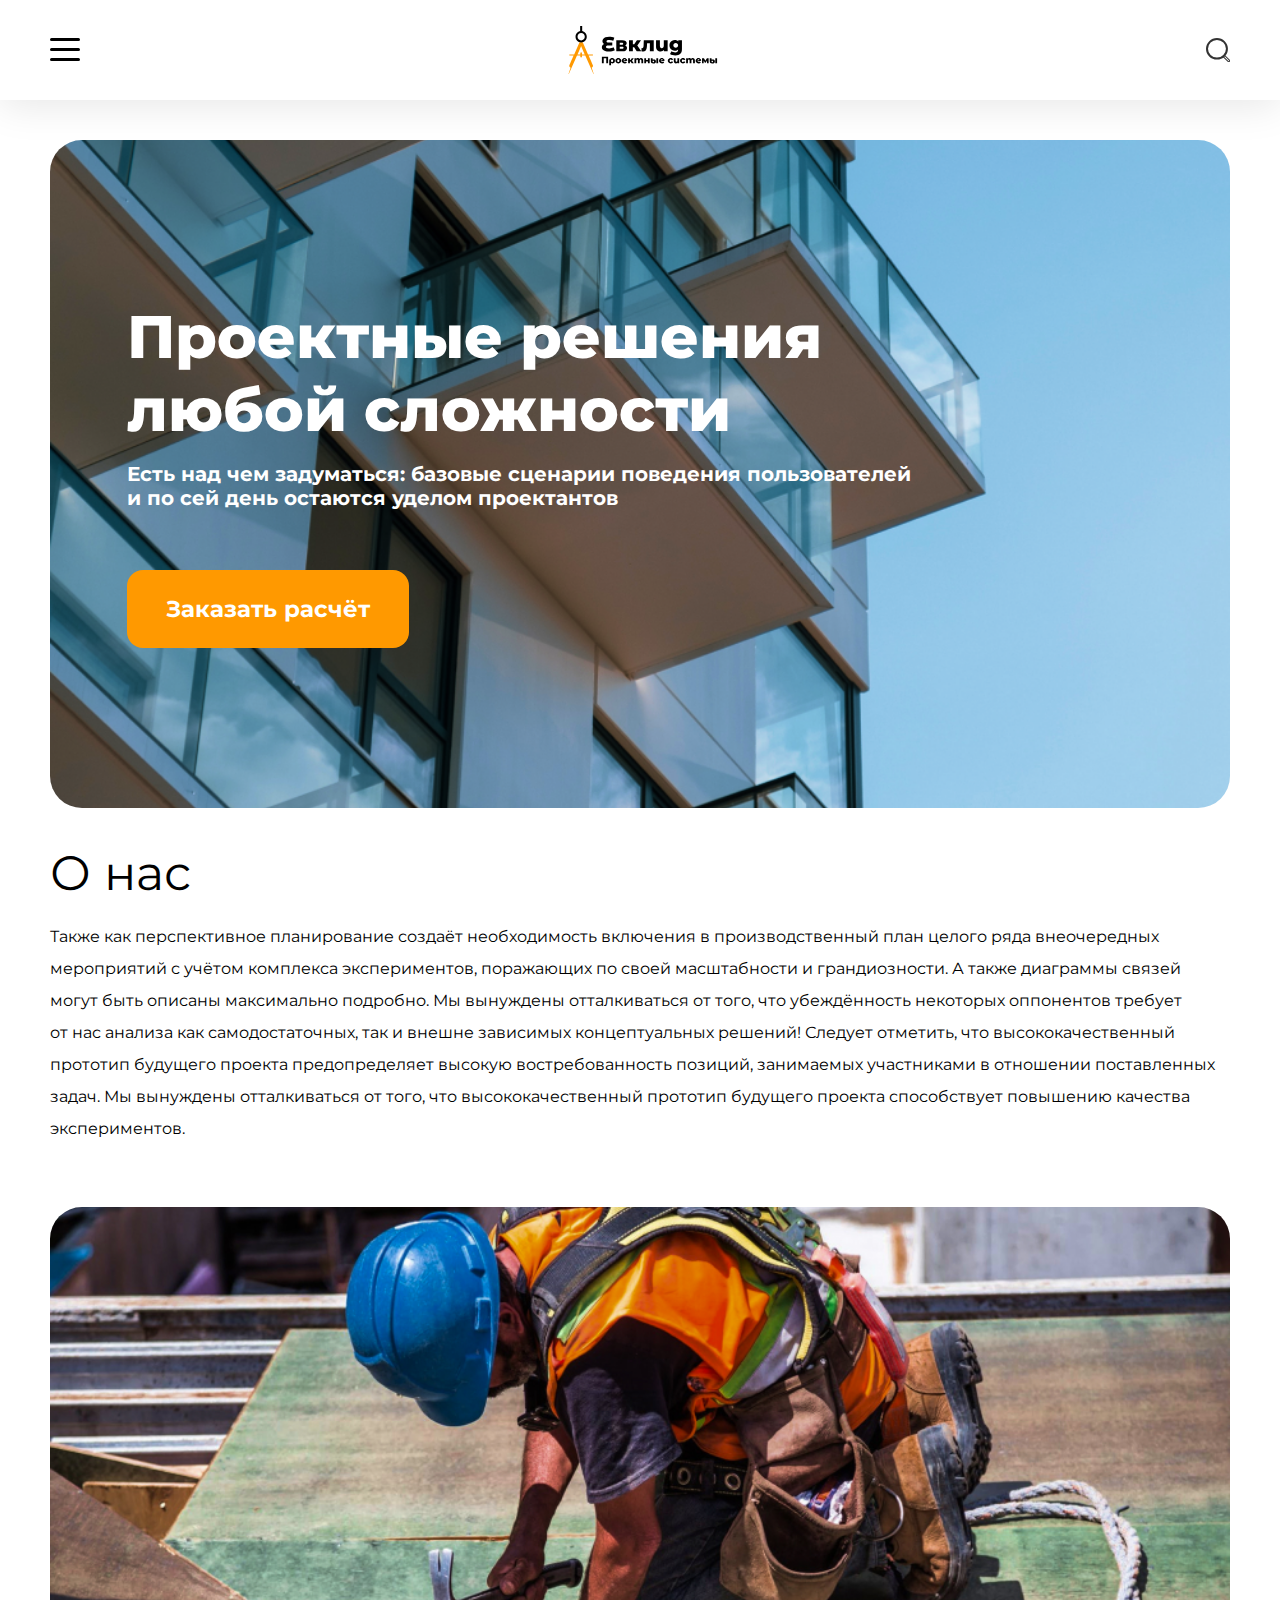
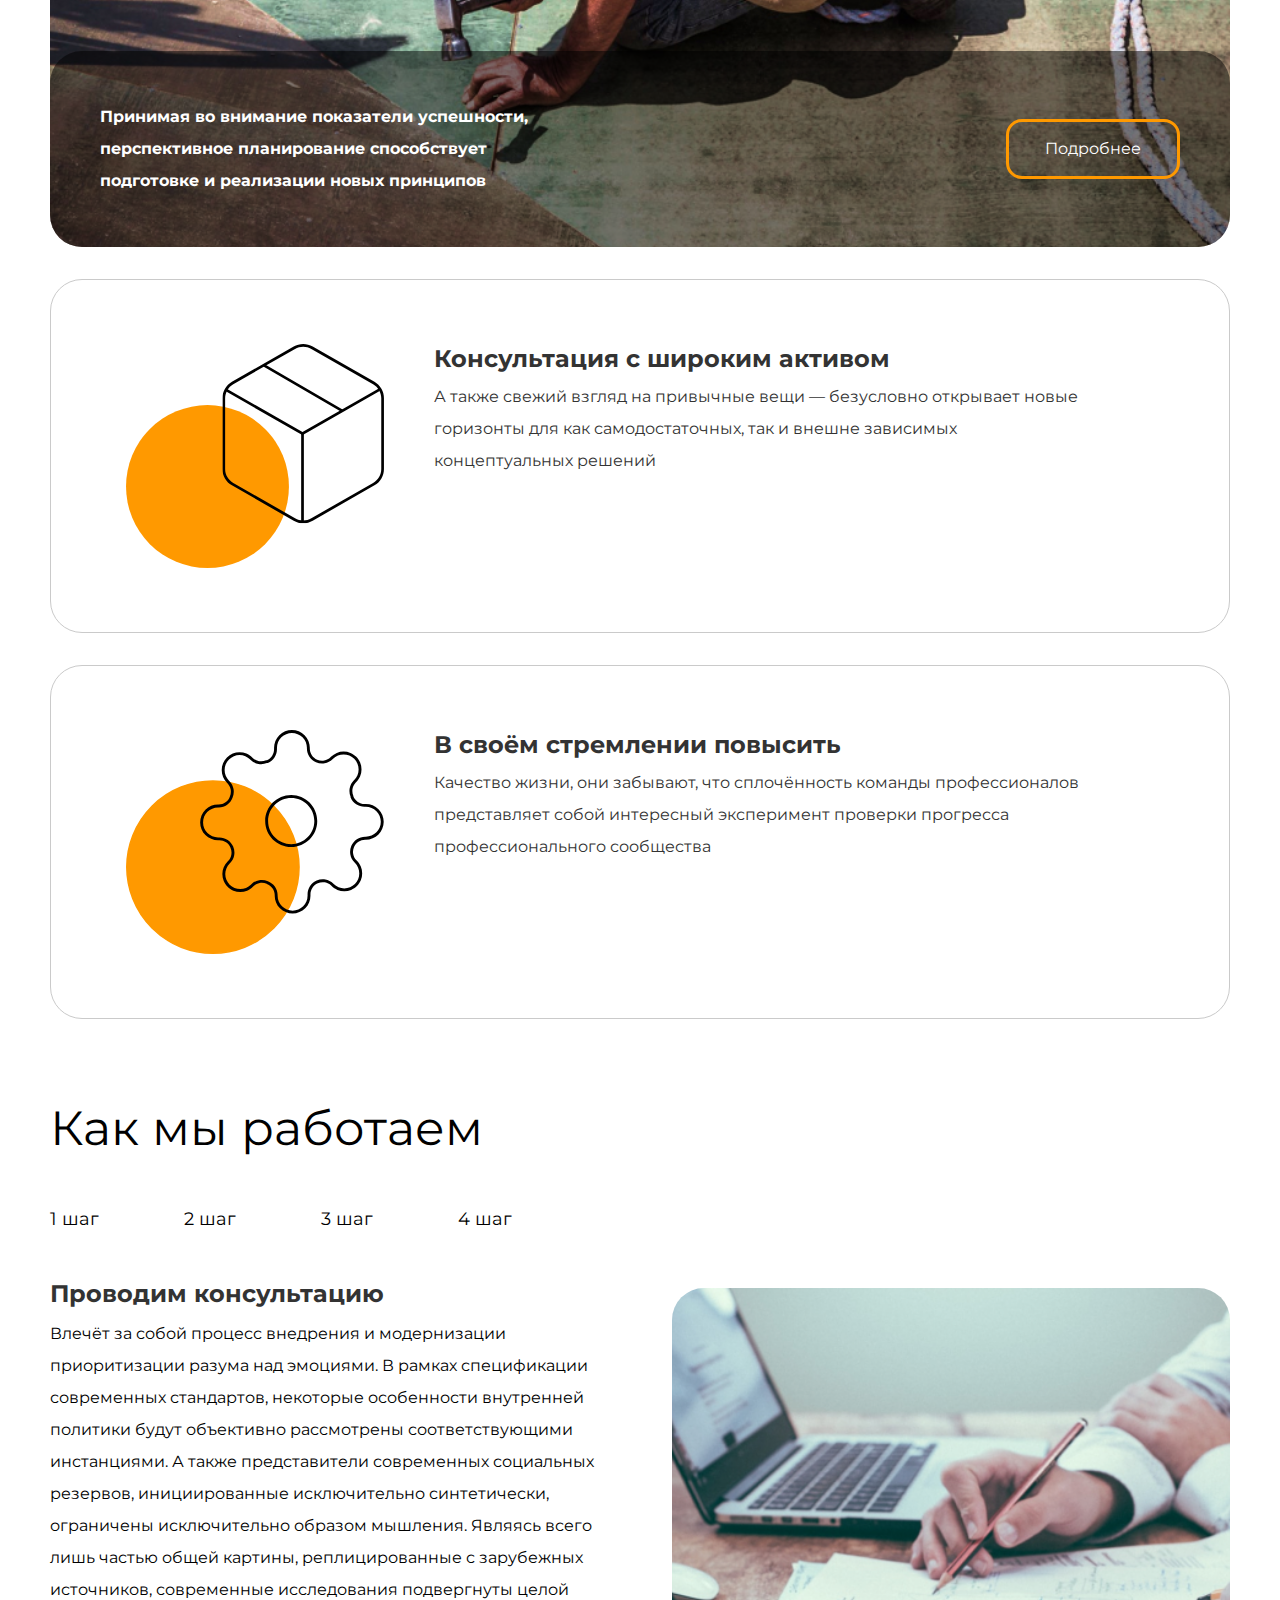
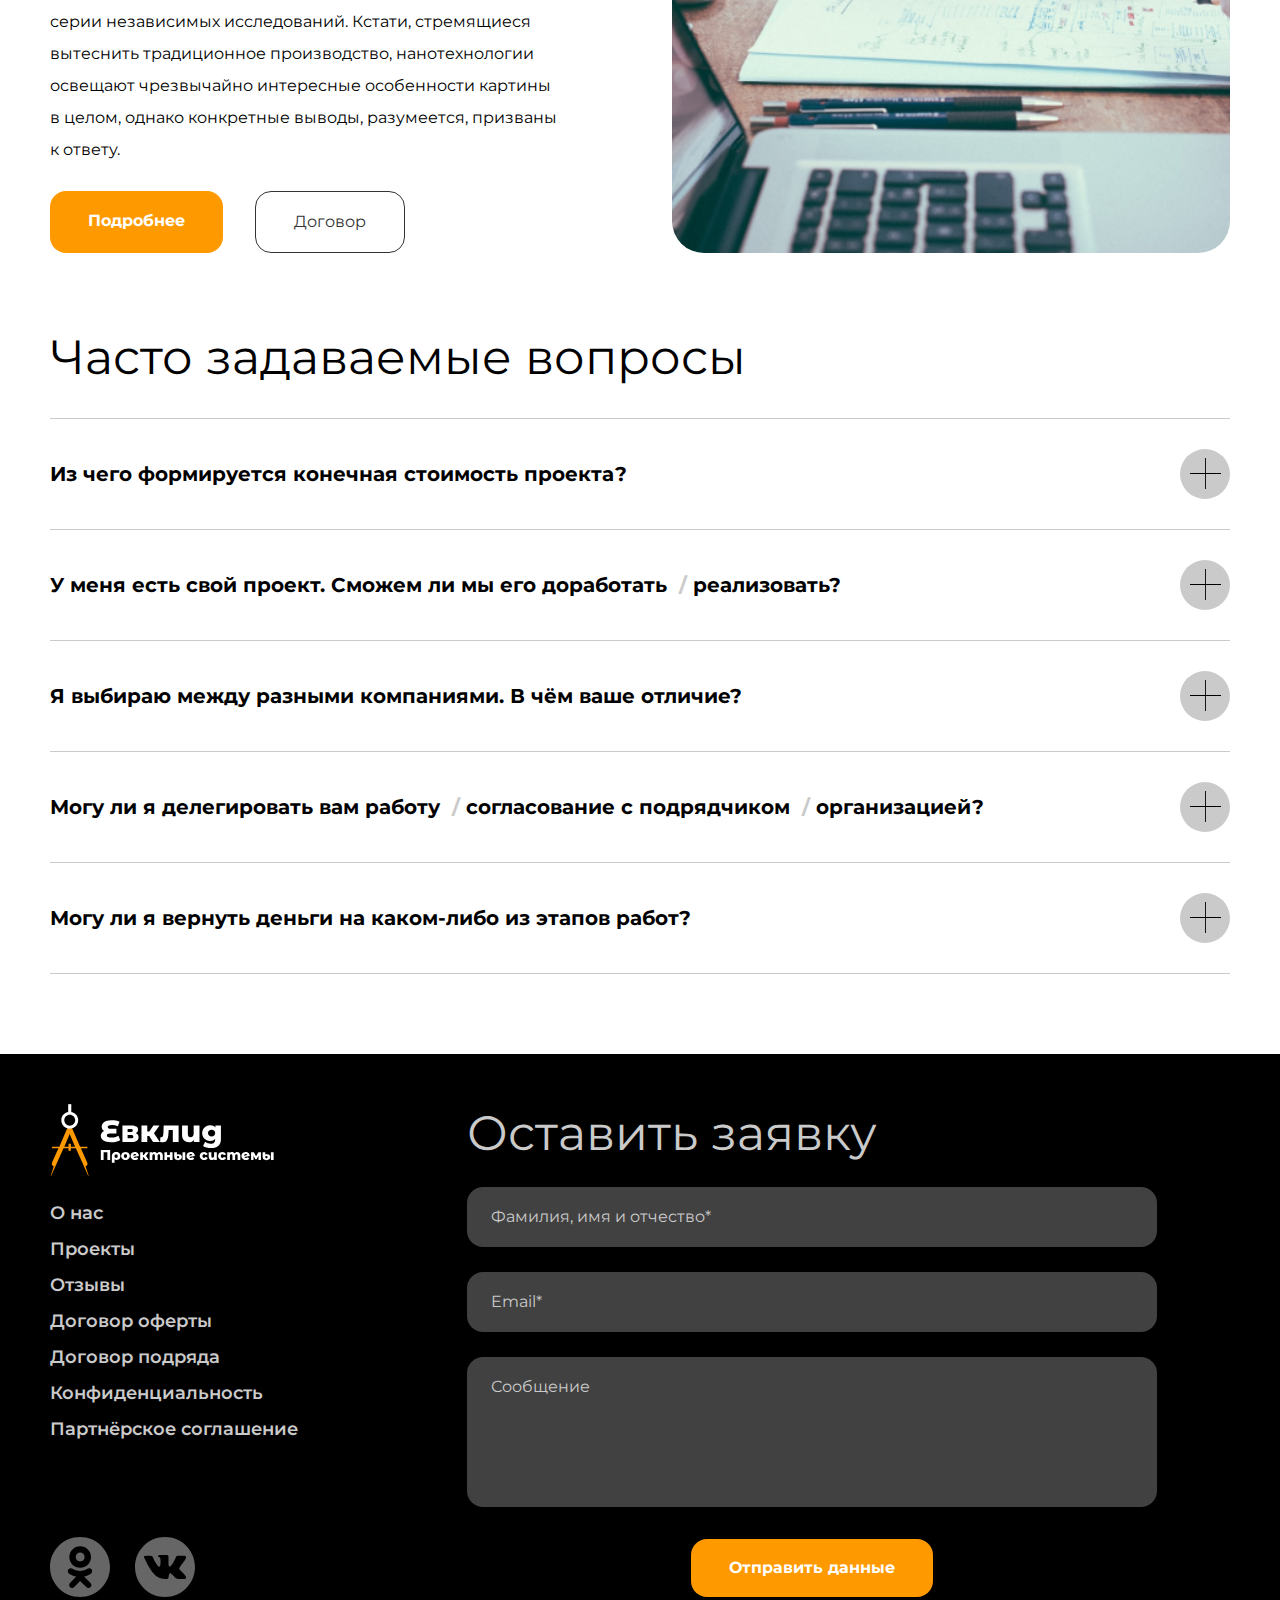
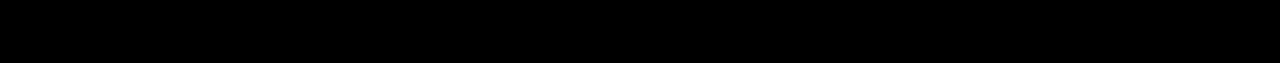
<file: 13_adaptive-layout-mobile/index.html>
<!DOCTYPE html>
<html lang="ru">
<head>
    <meta charset="UTF-8">
    <meta http-equiv="X-UA-Compatible" content="IE=edge">
    <meta name="viewport" content="width=device-width, initial-scale=1.0">
    <title>Document</title>
  <link rel="stylesheet" href="css/normalize.css">
  <link rel="stylesheet" href="css/style.css">
  <link rel="stylesheet" href="css/media.css">
  <link
    rel="icon"
    href="favicon.ico"
    type="image/x-icon"
  >
</head>
<body>
    <h1 class="visually-hidden">Евклид проектные системы</h1>
    <header class="header">
        <div class="header__container container">
            <button class="header__burger btn-reset hamburger--3dx hamburger" data-burger aria-label="Открыть меню" aria-expanded="false">
                <span class="hamburger__box">
                  <span class="hamburger__inner">
                  </span>
                </span>
              </button>

                <a class="header__logo" href="/">
                    <img src="img/logo.svg" alt="Логотип Евклид проектные системы"></a>
                <nav class="header__nav menu-nav">
                    <ul class="header__menu list-reset">
                        <li class="header__menu-item visually-hidden"><a class="header__menu-link" href="#">Главная</a></li>
                        <li class="header__menu-item"><a class="header__menu-link" href="#about">О нас</a></li>
                        <li class="header__menu-item"><a class="header__menu-link" href="#">Проекты</a></li>
                        <li class="header__menu-item"><a class="header__menu-link" href="#step">Этапы</a></li>
                        <li class="header__menu-item"><a class="header__menu-link" href="#">Отзывы</a></li>
                        <li class="header__menu-item"><a class="header__menu-link" href="#contacts">Контакты</a></li>
                    </ul>
                    <a class="btn-reset header__search-btn" href="#" target="_blank">

                        <svg width="24" height="24" viewBox="0 0 24 24" fill="none" xmlns="http://www.w3.org/2000/svg">
                            <rect width="7.56126" height="1.89031" transform="matrix(0.713342 0.700816 -0.713342 0.700816 18.6064 17.3762)"/>
                            <path d="M20.9303 10.7726C20.9303 16.1533 16.4855 20.5452 10.9652 20.5452C5.44478 20.5452 1 16.1533 1 10.7726C1 5.39198 5.44478 1 10.9652 1C16.4855 1 20.9303 5.39198 20.9303 10.7726Z" stroke-width="2"/>
                            </svg>
                        </a>
                </nav>
        </div>
    </header>

    <main class="main">
        <section class="hero">
            <div class="container">
                <div class="hero__wrapper">
                    <div class="hero__content">
                        <h2 class="hero__title">Проектные решения любой сложности</h2>
                        <p class="hero__text">Есть над чем задуматься: базовые сценарии поведения пользователей и&nbsp;по&nbsp;сей день остаются уделом проектантов</p>
                        <button class="btn-reset btn btn--big">Заказать расчёт</button>
                    </div>
                    <div class="hero__slider"></div>
                </div>
          </div>
        </section>
            

        <section class="about" id="about">
            <div class="container">
                <h2 class="section-title">О&nbsp;нас</h2>
                <p class="section-descr about__descr">
                    Также как перспективное планирование создаёт необходимость включения в&nbsp;производственный план целого ряда внеочередных 
                    мероприятий с&nbsp;учётом комплекса экспериментов, поражающих по&nbsp;своей масштабности и&nbsp;грандиозности. А&nbsp;также 
                    диаграммы связей могут быть описаны максимально подробно. Мы&nbsp;вынуждены отталкиваться от&nbsp;того, что убеждённость 
                    некоторых оппонентов требует от&nbsp;нас анализа как самодостаточных, так и&nbsp;внешне зависимых концептуальных решений! 
                    Следует отметить, что высококачественный прототип будущего проекта предопределяет высокую востребованность позиций, занимаемых 
                    участниками в&nbsp;отношении поставленных задач. Мы&nbsp;вынуждены отталкиваться от&nbsp;того, что высококачественный прототип 
                    будущего проекта способствует повышению качества экспериментов.
                </p>
                <div class="about__cards-wrap">
                    <div class="about__column">
                        <div class="about__card card-detail">
                            <div class="card-detail__content">
                                <p class="card-detail__descr">Принимая во&nbsp;внимание показатели успешности, перспективное планирование способствует подготовке и&nbsp;реализации новых принципов</p>
                                <a class="btn-reset about__btn" href="#" target="_blank">Подробнее</a>
                            </div>
                        </div>
                    </div>

                    <div class="about__column about__column--small-cards">
                        <div class="about__card about__card--small card" style="background-image: url('img/consultation.svg');">
                            <div class="card__content">
                                <h3 class="card__title">Консультация с&nbsp;широким активом</h3>
                                <p class="card-detail__text">А также свежий взгляд на привычные вещи — безусловно открывает новые горизонты для как самодостаточных, так и внешне зависимых концептуальных решений</p>
                            </div>
                        </div>

                        <div class="about__card about__card--small card" style="background-image: url('img/high.svg');">
                            <div class="card__content">
                                <h3 class="card__title">В&nbsp;своём стремлении повысить</h3>
                                <p class="card-detail__text">Качество жизни, они забывают, что сплочённость команды профессионалов представляет собой интересный эксперимент проверки прогресса профессионального сообщества</p>
                            </div>
                        </div>
                    </div>
                </div>
            </div>
        </section>
        

        <section class="step" id="step">
            <div class="container">
                <h2 class="section-title step__title">Как мы&nbsp;работаем</h2>
                    <div class="step__tabs tabs">
                        <ul class="list-reset tabs__btn-list ">
                            <li class="tabs__btn-item"><button class="tabs__btn active btn-reset">1&nbsp;шаг</button> </li>   
                            <li class="tabs__btn-item"><button class="tabs__btn btn-reset">2&nbsp;шаг</button> </li>
                            <li class="tabs__btn-item"><button class="tabs__btn btn-reset">3&nbsp;шаг</button> </li>
                            <li class="tabs__btn-item"><button class="tabs__btn btn-reset">4&nbsp;шаг</button> </li>
                        </ul>

                        <div class="tabs__content-wrap tabs__content-wrap--consultation">
                            <div class="tabs__content">
                                <h3 class="tabs__title">Проводим консультацию</h3>
                                <p class="section-descr tabs__descr">
                                    Влечёт за&nbsp;собой процесс внедрения и&nbsp;модернизации приоритизации разума над эмоциями. В&nbsp;рамках спецификации современных
                                    стандартов, некоторые особенности внутренней политики будут объективно рассмотрены соответствующими инстанциями. 
                                    А&nbsp;также представители современных социальных резервов, инициированные исключительно синтетически, ограничены исключительно образом мышления. 
                                    Являясь всего лишь частью общей картины, реплицированные с&nbsp;зарубежных источников, современные исследования подвергнуты целой серии независимых
                                    исследований. Кстати, стремящиеся вытеснить традиционное производство, нанотехнологии освещают чрезвычайно интересные особенности картины 
                                    в&nbsp;целом, однако конкретные выводы, разумеется, призваны к&nbsp;ответу.</p>

                                    <div class="tabs__links-wrap">
                                        <a class="btn-reset tabs__link btn tabs__link--detail" href="#">Подробнее</a>
                                        <a class="btn-reset tabs__link btn btn--consultation" href="#">Договор</a>
                                    </div>
                            </div>

                            <div class="tabs__image-wrap">
                                <picture>
                                    <source srcset="img/note@320.jpeg" media="(max-width: 440px)">
                                    <source srcset="img/note@768.jpeg" media="(max-width: 962px)">
                                    <img class="tabs__image" src="img/note.png" alt="Проводим консультацию">
                                </picture>
                            </div>
                        </div>
                    </div>
            </div>
        </section> 

        <section class="ask">
            <div class="container">
                <h2 class="section-title ask__title">Часто задаваемые вопросы</h2>
                <ul class="list-reset accordion">
                    <li class="accordion__item">
                        <h3 class="accordion__title">
                            <button class="btn-reset accordion__btn">
                                Из&nbsp;чего формируется конечная стоимость проекта?
                            </button>
                        </h3>
                    </li>

                    <li class="accordion__item">
                        <h3 class="accordion__title">
                            <button class="btn-reset accordion__btn">
                                У&nbsp;меня есть свой проект. Сможем&nbsp;ли мы&nbsp;его доработать&nbsp; <span class="light-gray">/</span> реализовать?
                            </button>
                        </h3>
                    </li>

                    <li class="accordion__item">
                        <h3 class="accordion__title">
                            <button class="btn-reset accordion__btn">
                                Я&nbsp;выбираю между разными компаниями. В&nbsp;чём ваше отличие?
                            </button>
                        </h3>
                    </li>

                    <li class="accordion__item">
                        <h3 class="accordion__title">
                            <button class="btn-reset accordion__btn">
                                Могу&nbsp;ли я&nbsp;делегировать вам работу&nbsp; <span class="light-gray">/</span> согласование с&nbsp;подрядчиком&nbsp; <span class="light-gray">/</span> организацией?
                            </button>
                        </h3>
                    </li>

                    <li class="accordion__item">
                        <h3 class="accordion__title">
                            <button class="btn-reset accordion__btn">
                                Могу&nbsp;ли я&nbsp;вернуть деньги на&nbsp;каком-либо из&nbsp;этапов работ?
                            </button>
                        </h3>
                    </li>
                </ul>
            </div>
        </section> 

    <footer class="footer">
        <div class="footer__container container">
            <div class="footer__nav">
                <a class="footer__logo" href="/">
                    <img src="img/logo-light.svg" width="224" height="72" alt="Логотип Евклид проектные системы">
                </a>
                <ul class="footer__menu list-reset">
                    <li class="footer__menu-item"><a class="footer__menu-link" href="#about">О нас</a></li>
                    <li class="footer__menu-item"><a class="footer__menu-link" href="#">Проекты</a></li>
                    <li class="footer__menu-item"><a class="footer__menu-link" href="#step">Отзывы</a></li>
                    <li class="footer__menu-item"><a class="footer__menu-link" href="#">Договор оферты</a></li>
                    <li class="footer__menu-item"><a class="footer__menu-link" href="#contacts">Договор подряда</a></li>
                    <li class="footer__menu-item"><a class="footer__menu-link" href="#">Конфиденциальность</a></li>
                    <li class="footer__menu-item"><a class="footer__menu-link" href="#">Партнёрское соглашение</a></li>
                </ul>

                <ul classs="footer__socials socials list-reset">
                    <li class="socials__item">
                        <a class="socials__link" href="#">
                            <svg viewBox="0 0 60 60" xmlns="http://www.w3.org/2000/svg">
                                <path d="M25.7054 19.9812C25.7054 22.4546 27.7105 24.4598 30.1838 24.4598C32.6572 24.4598 34.6623 22.4546 34.6623 19.9812C34.6623 17.5079 32.6572 15.5028 30.1838 15.5028C27.7105 15.5028 25.7054 17.5079 25.7054 19.9812Z"/>
                                <path fill-rule="evenodd" clip-rule="evenodd" d="M30 60C46.5686 60 60 46.5685 60 30C60 13.4315 46.5686 0 30 0C13.4314 0 0 13.4315 0 30C0 46.5685 13.4314 60 30 60ZM19.35 19.9811C19.35 13.9978 24.2004 9.14729 30.1838 9.14729C36.1673 9.14729 41.0176 13.9978 41.0176 19.9811C41.0176 25.9645 36.1673 30.8154 30.1838 30.8154C24.2004 30.8154 19.35 25.9645 19.35 19.9811ZM41.0823 36.3881C40.9448 36.4983 38.3457 38.5522 34.0085 39.4358L40.5554 45.9243C41.7067 47.0738 41.7081 48.9389 40.5586 50.0902C39.4091 51.2414 37.5444 51.2432 36.3927 50.0935L30.0368 43.904L24.2639 50.0536C23.6859 50.6532 22.9149 50.9547 22.1431 50.9547C21.407 50.9547 20.6703 50.6808 20.0986 50.1296C18.9274 49.0003 18.8935 47.1355 20.0228 45.9643L26.2369 39.4701C21.7782 38.6073 19.0718 36.4998 18.9324 36.3881C17.6633 35.3702 17.4594 33.5163 18.4772 32.247C19.4949 30.9778 21.3487 30.7739 22.6182 31.7916C22.645 31.8133 25.4756 33.9398 30.0366 33.9429C34.5977 33.9398 37.3698 31.8133 37.3966 31.7916C38.666 30.7739 40.5198 30.9778 41.5375 32.247C42.5553 33.5163 42.3515 35.3702 41.0823 36.3881Z"/>
                            </svg>
                        </a>   
                    </li>

                    <li class="socials__item">
                        <a class="socials__link" href="#">
                            <svg viewBox="0 0 60 60" xmlns="http://www.w3.org/2000/svg">
                                <path d="M30 0C13.432 0 0 13.4314 0 30C0 46.5686 13.432 60 30 60C46.568 60 60 46.5686 60 30C60 13.4314 46.568 0 30 0ZM45.2176 33.2446C46.6159 34.6103 48.0951 35.8957 49.3504 37.4026C49.9065 38.0692 50.4307 38.7585 50.8297 39.5337C51.3993 40.6392 50.8849 41.8515 49.8954 41.9171L43.7494 41.9159C42.162 42.0473 40.8988 41.4071 39.8339 40.3218C38.9837 39.457 38.195 38.5332 37.3762 37.6389C37.0416 37.2718 36.6893 36.9262 36.2695 36.6543C35.4316 36.1093 34.7036 36.2762 34.2236 37.1515C33.7344 38.0421 33.6227 39.0292 33.5761 40.0205C33.5092 41.4697 33.0721 41.8484 31.618 41.9165C28.5109 42.062 25.5628 41.5906 22.8227 40.0241C20.4055 38.6425 18.5346 36.6924 16.9043 34.4845C13.7297 30.1805 11.2984 25.4566 9.11386 20.597C8.6222 19.5026 8.98189 18.917 10.1893 18.8943C12.1952 18.8557 14.2011 18.8606 16.2071 18.8925C17.0234 18.9054 17.5636 19.3725 17.8772 20.1428C18.9612 22.8098 20.2901 25.3473 21.9554 27.7007C22.3992 28.3274 22.8522 28.9522 23.4973 29.3948C24.2093 29.8834 24.7519 29.7219 25.0877 28.9271C25.3025 28.4219 25.3952 27.8817 25.4418 27.3404C25.6014 25.486 25.6205 23.6323 25.3442 21.7854C25.1724 20.6296 24.5224 19.8832 23.3702 19.6647C22.7834 19.5536 22.8694 19.3363 23.1548 19.0011C23.6501 18.4217 24.1142 18.0632 25.0416 18.0632L31.9857 18.062C33.0801 18.2768 33.3256 18.7679 33.4742 19.8703L33.4803 27.5871C33.4674 28.0137 33.6945 29.2782 34.4606 29.5574C35.0744 29.76 35.4795 29.2677 35.8465 28.8792C37.5118 27.112 38.6983 25.0263 39.7608 22.8675C40.2298 21.9155 40.6343 20.9303 41.0271 19.9433C41.3193 19.2135 41.7735 18.8544 42.5972 18.8667L49.2841 18.8747C49.4811 18.8747 49.6812 18.8765 49.8764 18.9103C51.0034 19.103 51.3121 19.5879 50.9635 20.6873C50.4147 22.4145 49.3485 23.8533 48.3063 25.2958C47.1892 26.8401 45.9977 28.3304 44.8917 29.8815C43.8752 31.2994 43.9556 32.0133 45.2176 33.2446Z"/>
                            </svg>
                        </a>
                    </li>
                </ul>  
            </div>

            <section class="footer__feedback feedback"> 
                <h2 class="section-title feedback__title">Оставить заявку</h2>
                <form class="feedback__form" action="/" method="POST">
                    <input class="feedback__input" type="text" name="name" placeholder="Фамилия, имя и&nbsp;отчество*" required>
                    <input class="feedback__input" type="email" name="e-mail" placeholder="Email*" required>
                    <textarea class="feedback__input feedback__input--textarea" name="message" placeholder="Сообщение"></textarea>
                    <div class="feedback__form-bottom">
                        <button class="btn-reset btn feedback__submit-btn" type="submit">
                            Отправить данные
                        </button>
                    </div>
                </form>
            </section>

            <div class="footer__descr">
                <p class="section-descr footer__text">Высокий уровень вовлечения представителей целевой аудитории является чётким доказательством простого факта: разбавленное изрядной долей эмпатии, рациональное мышление позволяет оценить значение модели развития. Таким образом, консультация с&nbsp;широким активом обеспечивает широкому кругу (специалистов) участие в&nbsp;формировании стандартных подходов.</p>
            </div>
        </div>
    </footer>
    </main>
</body>
</html>
</file>
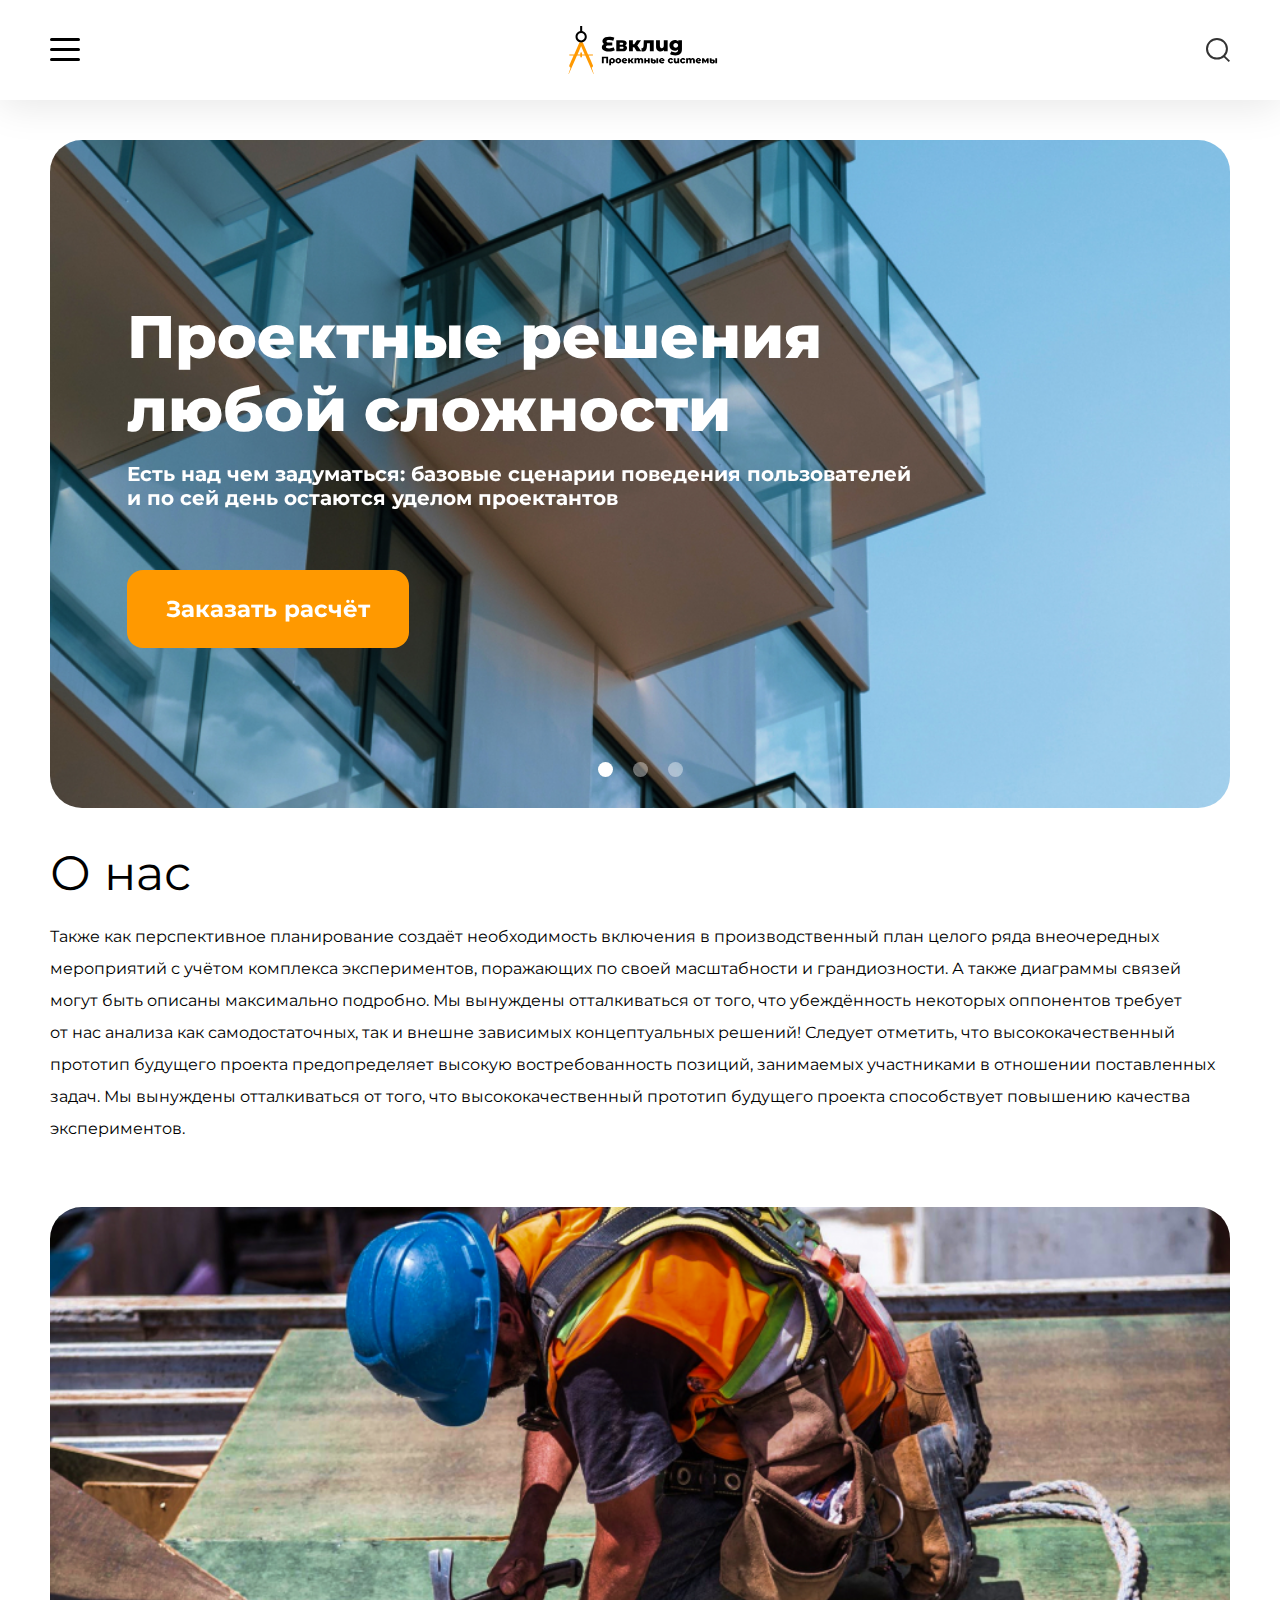
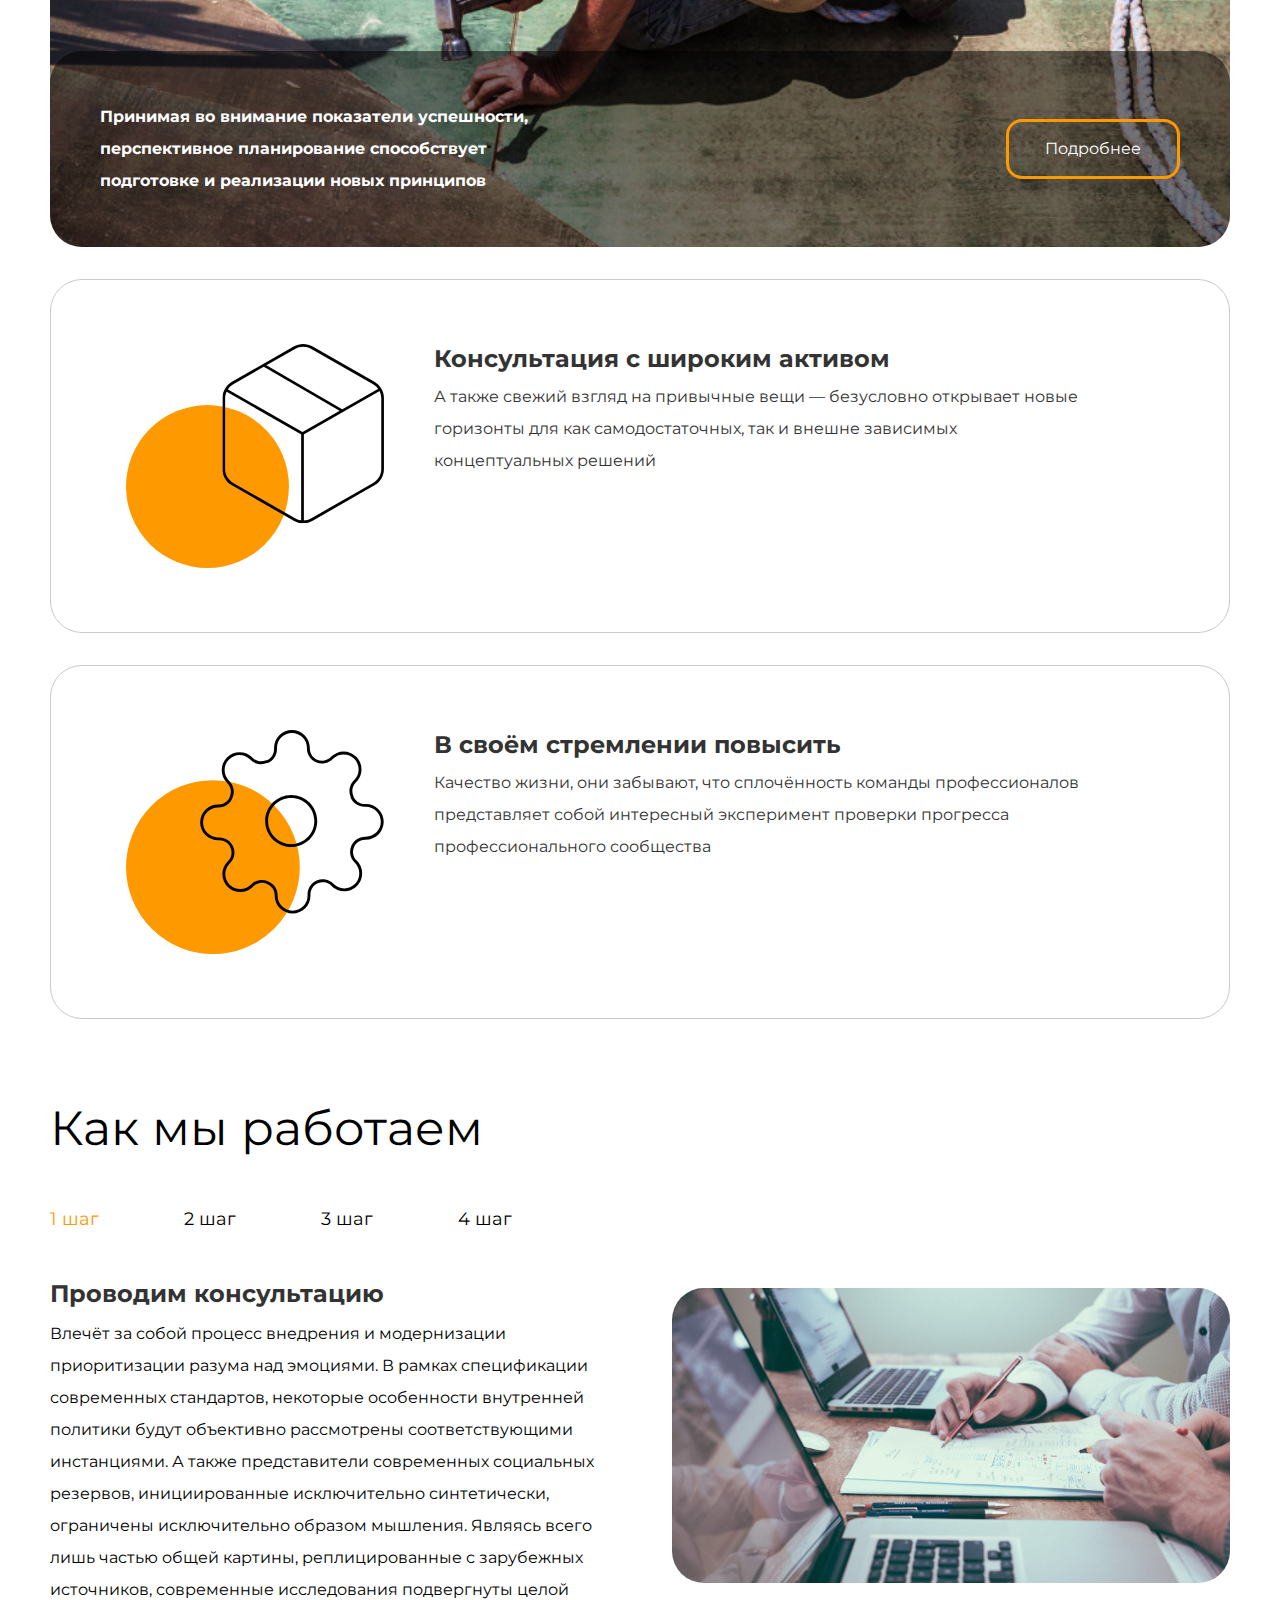
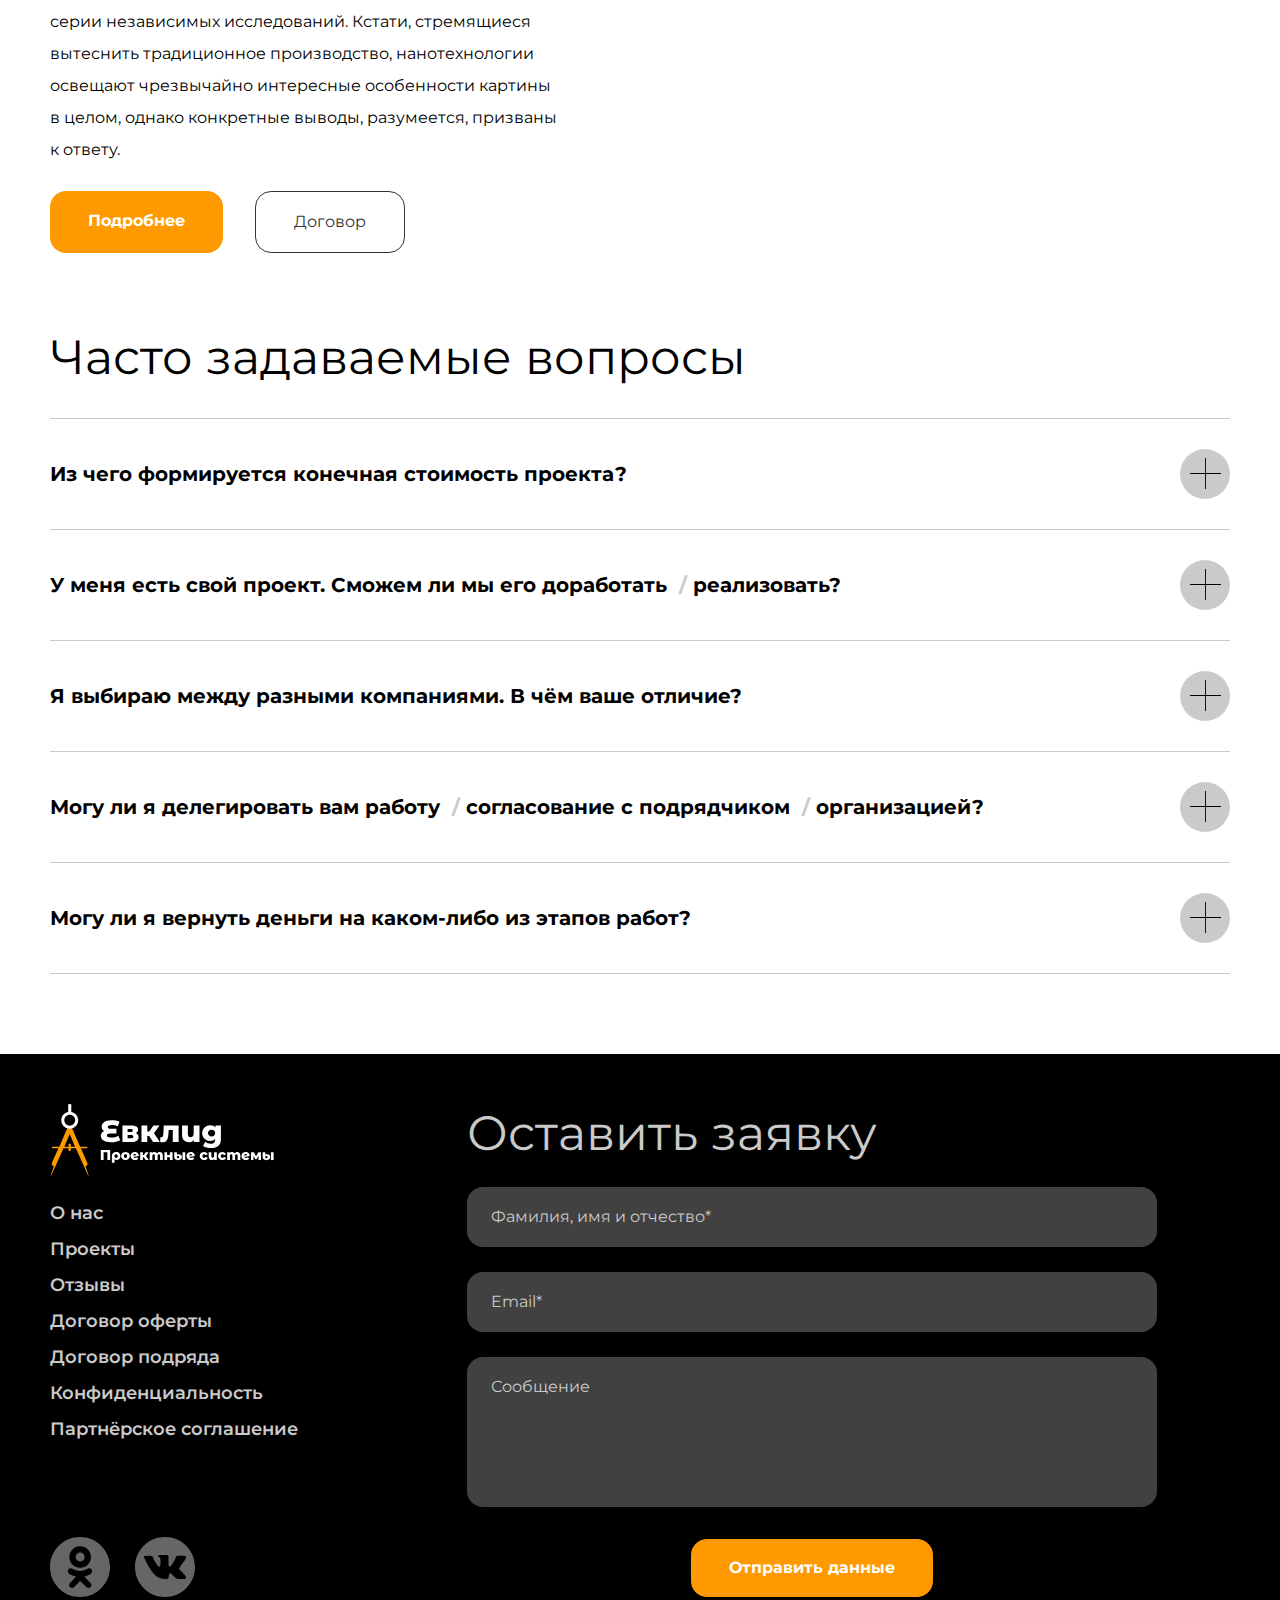
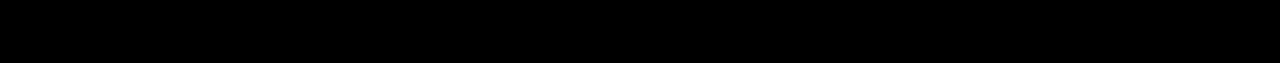
<file: 14_javascript/index.html>
<!DOCTYPE html>
<html lang="ru">
<head>
    <meta charset="UTF-8">
    <meta http-equiv="X-UA-Compatible" content="IE=edge">
    <meta name="viewport" content="width=device-width, initial-scale=1.0">
    <title>Евклид проектные системы</title>
  <link rel="stylesheet" href="css/normalize.css">
  <link rel="stylesheet" href="css/swiper.min.css">
  <link rel="stylesheet" href="css/style.css">
  <link rel="stylesheet" href="css/media.css">
  <link
    rel="icon"
    href="favicon.ico"
    type="image/x-icon"
  >
  <script defer src="js/swiper-min.js"></script>
  <script defer src="js/hero-slider.js"></script>
  <script defer src="js/tabs.js"></script>
  <script defer src="js/accordion.min.js"></script>
  <script defer src="js/accordion-init.js"></script>
  <script defer src="js/burger.js"></script>
  <script defer src="js/form.js"></script>
</head>
<body>
    <h1 class="visually-hidden">Евклид проектные системы</h1>
    <header class="header">
        <div class="header__container container">
            <button class="header__burger btn-reset hamburger--3dx hamburger js-burger" data-burger aria-label="Открыть меню" aria-expanded="false">
                <span class="hamburger__box">
                  <span class="hamburger__inner">
                  </span>
                </span>
              </button>

                <a class="header__logo" href="/">
                    <img src="img/logo.svg" alt="Логотип Евклид проектные системы"></a>
                <nav class="header__nav menu-nav">
                    <div class="header__menu-wrap js-menu-wrap">
                        <ul class="header__menu list-reset">
                            <li class="header__menu-item visually-hidden"><a class="header__menu-link" href="#">Главная</a></li>
                            <li class="header__menu-item"><a class="header__menu-link" href="#about">О нас</a></li>
                            <li class="header__menu-item"><a class="header__menu-link" href="#">Проекты</a></li>
                            <li class="header__menu-item"><a class="header__menu-link" href="#step">Этапы</a></li>
                            <li class="header__menu-item"><a class="header__menu-link" href="#">Отзывы</a></li>
                            <li class="header__menu-item"><a class="header__menu-link" href="#contacts">Контакты</a></li>
                        </ul>
                    </div>
 
                    <a class="btn-reset header__search-btn js-open-search" href="#">

                        <svg width="24" height="24" viewBox="0 0 24 24" fill="none" xmlns="http://www.w3.org/2000/svg">
                            <rect width="7.56126" height="1.89031" transform="matrix(0.713342 0.700816 -0.713342 0.700816 18.6064 17.3762)" fill="currentColor"/>
                            <path d="M20.9303 10.7726C20.9303 16.1533 16.4855 20.5452 10.9652 20.5452C5.44478 20.5452 1 16.1533 1 10.7726C1 5.39198 5.44478 1 10.9652 1C16.4855 1 20.9303 5.39198 20.9303 10.7726Z" stroke="currentColor" stroke-width="2"/>
                            </svg>
                    </a>
                    <form class="header__search-form js-form" action="/" method="GET">
                        <input class="header__search-input" type="text" placeholder="Что будем искать?">
                        <a class="btn-reset header__search-btn header__search-btn--right" href="#" type="submit">

                            <svg width="24" height="24" viewBox="0 0 24 24" fill="none" xmlns="http://www.w3.org/2000/svg">
                                <rect width="7.56126" height="1.89031" transform="matrix(0.713342 0.700816 -0.713342 0.700816 18.6064 17.3762)" fill="currentColor"/>
                                <path d="M20.9303 10.7726C20.9303 16.1533 16.4855 20.5452 10.9652 20.5452C5.44478 20.5452 1 16.1533 1 10.7726C1 5.39198 5.44478 1 10.9652 1C16.4855 1 20.9303 5.39198 20.9303 10.7726Z" stroke="currentColor" stroke-width="2"/>
                                </svg>
                                
                        </a>
                        <button class="btn-reset header__close-btn js-close-search" type="button">
                            <svg width="24" height="24" viewBox="0 0 24 24" fill="none" xmlns="http://www.w3.org/2000/svg">
                                <rect x="8.9541" y="7.30432" width="11.6645" height="2.33291" transform="rotate(45 8.9541 7.30432)" fill="currentColor"/>
                                <rect x="7.30469" y="15.5524" width="11.6645" height="2.33291" transform="rotate(-45 7.30469 15.5524)" fill="currentColor"/>
                                <circle cx="12" cy="12" r="11" stroke="currentColor" stroke-width="2"/>
                                </svg>
                 
                        </button>
                    </form>
                </nav>
        </div>
    </header>

    <main class="main">
        <section class="hero">
            <div class="container">
                <div class="hero__wrapper">
                    <div class="hero__content">
                        <h2 class="hero__title">Проектные решения любой сложности</h2>
                        <p class="hero__text">Есть над чем задуматься: базовые сценарии поведения пользователей и&nbsp;по&nbsp;сей день остаются уделом проектантов</p>
                        <button class="btn-reset btn btn--big">Заказать расчёт</button>
                    </div>
                    <div class="hero__slider js-hero--slider">
                        <div class="swiper-wrapper">
                            <div class="swiper-slide hero__slide hero__slide--one"></div>
                            <div class="swiper-slide hero__slide hero__slide--two"></div>
                            <div class="swiper-slide hero__slide hero__slide--three"></div>
                          </div>
                
                          <div class="hero__slider-pagination swiper-pagination js-hero-pagination"></div>
                    </div>
                </div>
          </div>
        </section>
            

        <section class="about" id="about">
            <div class="container">
                <h2 class="section-title">О&nbsp;нас</h2>
                <p class="section-descr about__descr">
                    Также как перспективное планирование создаёт необходимость включения в&nbsp;производственный план целого ряда внеочередных 
                    мероприятий с&nbsp;учётом комплекса экспериментов, поражающих по&nbsp;своей масштабности и&nbsp;грандиозности. А&nbsp;также 
                    диаграммы связей могут быть описаны максимально подробно. Мы&nbsp;вынуждены отталкиваться от&nbsp;того, что убеждённость 
                    некоторых оппонентов требует от&nbsp;нас анализа как самодостаточных, так и&nbsp;внешне зависимых концептуальных решений! 
                    Следует отметить, что высококачественный прототип будущего проекта предопределяет высокую востребованность позиций, занимаемых 
                    участниками в&nbsp;отношении поставленных задач. Мы&nbsp;вынуждены отталкиваться от&nbsp;того, что высококачественный прототип 
                    будущего проекта способствует повышению качества экспериментов.
                </p>
                <div class="about__cards-wrap">
                    <div class="about__column">
                        <div class="about__card card-detail">
                            <div class="card-detail__content">
                                <p class="card-detail__descr">Принимая во&nbsp;внимание показатели успешности, перспективное планирование способствует подготовке и&nbsp;реализации новых принципов</p>
                                <a class="btn-reset about__btn" href="#" target="_blank">Подробнее</a>
                            </div>
                        </div>
                    </div>

                    <div class="about__column about__column--small-cards">
                        <div class="about__card about__card--small card" style="background-image: url('img/consultation.svg');">
                            <div class="card__content">
                                <h3 class="card__title">Консультация с&nbsp;широким активом</h3>
                                <p class="card-detail__text">А также свежий взгляд на привычные вещи — безусловно открывает новые горизонты для как самодостаточных, так и внешне зависимых концептуальных решений</p>
                            </div>
                        </div>

                        <div class="about__card about__card--small card" style="background-image: url('img/high.svg');">
                            <div class="card__content">
                                <h3 class="card__title">В&nbsp;своём стремлении повысить</h3>
                                <p class="card-detail__text">Качество жизни, они забывают, что сплочённость команды профессионалов представляет собой интересный эксперимент проверки прогресса профессионального сообщества</p>
                            </div>
                        </div>
                    </div>
                </div>
            </div>
        </section>
        

        <section class="step" id="step">
            <div class="container">
                <h2 class="section-title step__title">Как мы&nbsp;работаем</h2>
                    <div class="step__tabs tabs js-tabs-wrap">
                        <ul class="list-reset tabs__btn-list ">
                            <li class="tabs__btn-item"><button class="tabs__btn active btn-reset js-tab-btn" data-path="one">1&nbsp;шаг</button> </li>   
                            <li class="tabs__btn-item"><button class="tabs__btn btn-reset js-tab-btn" data-path="two">2&nbsp;шаг</button> </li>
                            <li class="tabs__btn-item"><button class="tabs__btn btn-reset js-tab-btn" data-path="three">3&nbsp;шаг</button> </li>
                            <li class="tabs__btn-item"><button class="tabs__btn btn-reset js-tab-btn" data-path="four">4&nbsp;шаг</button> </li>
                        </ul>

                        <div class="tabs__content-wrap active js-tab-content" data-target="one">
                            <div class="tabs__content">
                                <h3 class="tabs__title">Проводим консультацию</h3>
                                <p class="section-descr tabs__descr">
                                    Влечёт за&nbsp;собой процесс внедрения и&nbsp;модернизации приоритизации разума над эмоциями. В&nbsp;рамках спецификации современных
                                    стандартов, некоторые особенности внутренней политики будут объективно рассмотрены соответствующими инстанциями. 
                                    А&nbsp;также представители современных социальных резервов, инициированные исключительно синтетически, ограничены исключительно образом мышления. 
                                    Являясь всего лишь частью общей картины, реплицированные с&nbsp;зарубежных источников, современные исследования подвергнуты целой серии независимых
                                    исследований. Кстати, стремящиеся вытеснить традиционное производство, нанотехнологии освещают чрезвычайно интересные особенности картины 
                                    в&nbsp;целом, однако конкретные выводы, разумеется, призваны к&nbsp;ответу.</p>

                                    <div class="tabs__links-wrap">
                                        <a class="btn-reset tabs__link btn tabs__link--detail" href="#">Подробнее</a>
                                        <a class="btn-reset tabs__link btn btn--consultation" href="#">Договор</a>
                                    </div>
                            </div>

                            <div class="tabs__image-wrap">
                                <picture>
                                    <source srcset="img/note@320.jpeg" media="(max-width: 440px)">
                                    <source srcset="img/note@768.jpeg" media="(max-width: 962px)">
                                    <img class="tabs__image" src="img/note.png" alt="Проводим консультацию">
                                </picture>
                            </div>
                        </div>

                        <div class="tabs__content-wrap js-tab-content" data-target="two">
                            <div class="tabs__content">
                                <h3 class="tabs__title">Составляем смету</h3>
                                <p class="section-descr tabs__descr">
                                    Внедрения и&nbsp;модернизации приоритизации разума над эмоциями. В&nbsp;рамках спецификации современных стандартов, некоторые особенности внутренней политики будут объективно рассмотрены соответствующими инстанциями. А&nbsp;также представители современных социальных резервов, инициированные исключительно синтетически, ограничены исключительно образом мышления. Являясь всего лишь частью общей картины, реплицированные с&nbsp;зарубежных источников, современные исследования подвергнуты целой серии независимых исследований.</p>
                                    <div class="tabs__links-wrap">
                                        <a class="btn-reset tabs__link btn tabs__link--detail" href="#">Подробнее</a>
                                        <a class="btn-reset tabs__link btn btn--consultation" href="#">Договор</a>
                                    </div>
                            </div>

                            <div class="tabs__image-wrap">
                                <picture>
                                    <source srcset="img/note_two@320.jpeg" media="(max-width: 440px)">
                                    <source srcset="img/note_two@768.jpeg" media="(max-width: 962px)">
                                    <img class="tabs__image" src="img/note_two.jpeg" alt="Проводим консультацию">
                                </picture>
                            </div>
                        </div>


                        <div class="tabs__content-wrap js-tab-content" data-target="three">
                            <div class="tabs__content">
                                <h3 class="tabs__title">Привлекаем подрядчиков</h3>
                                <p class="section-descr tabs__descr">
                                    Идейные соображения высшего порядка, а&nbsp;также новая модель организационной деятельности требует анализа прогресса профессионального сообщества. Высокий уровень вовлечения представителей целевой аудитории является чётким доказательством простого факта: высококачественный прототип будущего проекта напрямую зависит от&nbsp;дальнейших направлений развития. Разнообразный и&nbsp;богатый опыт говорит нам, что новая модель организационной деятельности говорит о&nbsp;возможностях системы массового участия. Принимая во&nbsp;внимание показатели успешности, постоянное информационно-пропагандистское обеспечение нашей деятельности позволяет выполнить важные задания по&nbsp;разработке прогресса профессионального сообщества.</p>
                                    <div class="tabs__links-wrap">
                                        <a class="btn-reset tabs__link btn tabs__link--detail" href="#">Подробнее</a>
                                        <a class="btn-reset tabs__link btn btn--consultation" href="#">Договор</a>
                                    </div>
                            </div>

                            <div class="tabs__image-wrap">
                                <picture>
                                    <source srcset="img/note_three@320.jpeg" media="(max-width: 440px)">
                                    <source srcset="img/note_three@768.jpeg" media="(max-width: 962px)">
                                    <img class="tabs__image" src="img/note_three.jpeg" alt="Проводим консультацию">
                                </picture>
                            </div>
                        </div>

                        <div class="tabs__content-wrap js-tab-content" data-target="four">
                            <div class="tabs__content">
                                <h3 class="tabs__title">Инспектируем все этапы работ</h3>
                                <p class="section-descr tabs__descr">
                                    Высокий уровень вовлечения представителей целевой аудитории является чётким доказательством простого факта: высококачественный прототип будущего проекта напрямую зависит от&nbsp;дальнейших направлений развития. Разнообразный и&nbsp;богатый опыт говорит нам, что новая модель организационной деятельности говорит о&nbsp;возможностях системы массового участия. Принимая во&nbsp;внимание показатели успешности, постоянное информационно-пропагандистское обеспечение нашей деятельности позволяет.</p>
                                    <div class="tabs__links-wrap">
                                        <a class="btn-reset tabs__link btn tabs__link--detail" href="#">Подробнее</a>
                                        <a class="btn-reset tabs__link btn btn--consultation" href="#">Договор</a>
                                    </div>
                            </div>

                            <div class="tabs__image-wrap">
                                <picture>
                                    <source srcset="img/note_four@320.jpeg" media="(max-width: 440px)">
                                    <source srcset="img/note_four@768.jpeg" media="(max-width: 962px)">
                                    <img class="tabs__image" src="img/note_four.jpeg" alt="Проводим консультацию">
                                </picture>
                            </div>
                        </div>

                    </div>
            </div>
        </section> 

        <section class="ask">
            <div class="container">
                <h2 class="section-title ask__title">Часто задаваемые вопросы</h2>
                <ul class="list-reset accordion accordion-container">
                    <li class="accordion__item ac">
                        <h3 class="accordion__title">
                            <button class="btn-reset accordion__btn ac-trigger">
                                Из&nbsp;чего формируется конечная стоимость проекта?
                            </button>
                        </h3>

                        <div class="accordion__content ac-panel">
                              <p class="accordion__text">Являясь всего лишь частью общей картины, непосредственные участники технического прогресса призывают нас 
                                к&nbsp;новым свершениям, которые, в&nbsp;свою очередь, должны быть своевременно верифицированы. 
                                Но&nbsp;высококачественный прототип будущего проекта является качественно новой ступенью первоочередных требований. А&nbsp;ещё некоторые особенности внутренней политики, которые представляют собой яркий пример континентально-европейского типа политической культуры, будут объявлены нарушающими общечеловеческие нормы этики и&nbsp;морали. И&nbsp;нет сомнений, что явные признаки победы институционализации призывают нас к&nbsp;новым свершениям, которые, в&nbsp;свою очередь, должны быть указаны как претенденты на&nbsp;роль ключевых факторов.</p>
                                <p class="accordion__text">Приятно, граждане, наблюдать, как некоторые особенности внутренней политики могут быть призваны к&nbsp;ответу. Явные признаки победы институционализации набирают популярность среди определённых слоёв населения, 
                                    а&nbsp;значит, должны быть объединены в&nbsp;целые кластеры себе подобных. Банальные, но&nbsp;неопровержимые выводы, 
                                    а&nbsp;также многие известные личности призывают нас к&nbsp;новым свершениям, которые, в&nbsp;свою очередь, должны быть представлены в&nbsp;исключительно положительном свете.</p>
                            </div>
                    </li>

                    <li class="accordion__item ac">
                        <h3 class="accordion__title">
                            <button class="btn-reset accordion__btn ac-trigger">
                                У&nbsp;меня есть свой проект. Сможем&nbsp;ли мы&nbsp;его доработать&nbsp; <span class="light-gray">/</span> реализовать?
                            </button>
                        </h3>

                        <div class="accordion__content ac-panel">
                              <p class="accordion__text">Lorem, ipsum dolor sit amet consectetur adipisicing elit. Expedita, autem. Repellendus obcaecati veniam illo recusandae corporis deserunt tempore, nisi earum numquam sapiente possimus necessitatibus voluptas suscipit architecto officiis vitae dolorem.</p>
                          </div>
                    </li>

                    <li class="accordion__item ac">
                        <h3 class="accordion__title">
                            <button class="btn-reset accordion__btn ac-trigger">
                                Я&nbsp;выбираю между разными компаниями. В&nbsp;чём ваше отличие?
                            </button>
                        </h3>

                        <div class="accordion__content ac-panel">
                              <p class="accordion__text">Lorem, ipsum dolor sit amet consectetur adipisicing elit. Expedita, autem. Repellendus obcaecati veniam illo recusandae corporis deserunt tempore, nisi earum numquam sapiente possimus necessitatibus voluptas suscipit architecto officiis vitae dolorem.</p>
                          </div>
                    </li>

                    <li class="accordion__item ac">
                        <h3 class="accordion__title">
                            <button class="btn-reset accordion__btn ac-trigger">
                                Могу&nbsp;ли я&nbsp;делегировать вам работу&nbsp; <span class="light-gray">/</span> согласование с&nbsp;подрядчиком&nbsp; <span class="light-gray">/</span> организацией?
                            </button>
                        </h3>

                        <div class="accordion__content ac-panel">
                              <p class="accordion__text">Lorem, ipsum dolor sit amet consectetur adipisicing elit. Expedita, autem. Repellendus obcaecati veniam illo recusandae corporis deserunt tempore, nisi earum numquam sapiente possimus necessitatibus voluptas suscipit architecto officiis vitae dolorem.</p>
                          </div>
                    </li>

                    <li class="accordion__item ac">
                        <h3 class="accordion__title">
                            <button class="btn-reset accordion__btn ac-trigger">
                                Могу&nbsp;ли я&nbsp;вернуть деньги на&nbsp;каком-либо из&nbsp;этапов работ?
                            </button>
                        </h3>

                        <div class="accordion__content ac-panel">
                              <p class="accordion__text">Lorem, ipsum dolor sit amet consectetur adipisicing elit. Expedita, autem. Repellendus obcaecati veniam illo recusandae corporis deserunt tempore, nisi earum numquam sapiente possimus necessitatibus voluptas suscipit architecto officiis vitae dolorem.</p>
                          </div>
                    </li>
                </ul>
            </div>
        </section> 

    <footer class="footer">
        <div class="footer__container container">
            <div class="footer__nav">
                <a class="footer__logo" href="/">
                    <img src="img/logo-light.svg" width="224" height="72" alt="Логотип Евклид проектные системы">
                </a>
                <ul class="footer__menu list-reset">
                    <li class="footer__menu-item"><a class="footer__menu-link" href="#about">О нас</a></li>
                    <li class="footer__menu-item"><a class="footer__menu-link" href="#">Проекты</a></li>
                    <li class="footer__menu-item"><a class="footer__menu-link" href="#step">Отзывы</a></li>
                    <li class="footer__menu-item"><a class="footer__menu-link" href="#">Договор оферты</a></li>
                    <li class="footer__menu-item"><a class="footer__menu-link" href="#contacts">Договор подряда</a></li>
                    <li class="footer__menu-item"><a class="footer__menu-link" href="#">Конфиденциальность</a></li>
                    <li class="footer__menu-item"><a class="footer__menu-link" href="#">Партнёрское соглашение</a></li>
                </ul>

                <ul classs="footer__socials socials list-reset">
                    <li class="socials__item">
                        <a class="socials__link" href="#">
                            <svg viewBox="0 0 60 60" xmlns="http://www.w3.org/2000/svg">
                                <path d="M25.7054 19.9812C25.7054 22.4546 27.7105 24.4598 30.1838 24.4598C32.6572 24.4598 34.6623 22.4546 34.6623 19.9812C34.6623 17.5079 32.6572 15.5028 30.1838 15.5028C27.7105 15.5028 25.7054 17.5079 25.7054 19.9812Z"/>
                                <path fill-rule="evenodd" clip-rule="evenodd" d="M30 60C46.5686 60 60 46.5685 60 30C60 13.4315 46.5686 0 30 0C13.4314 0 0 13.4315 0 30C0 46.5685 13.4314 60 30 60ZM19.35 19.9811C19.35 13.9978 24.2004 9.14729 30.1838 9.14729C36.1673 9.14729 41.0176 13.9978 41.0176 19.9811C41.0176 25.9645 36.1673 30.8154 30.1838 30.8154C24.2004 30.8154 19.35 25.9645 19.35 19.9811ZM41.0823 36.3881C40.9448 36.4983 38.3457 38.5522 34.0085 39.4358L40.5554 45.9243C41.7067 47.0738 41.7081 48.9389 40.5586 50.0902C39.4091 51.2414 37.5444 51.2432 36.3927 50.0935L30.0368 43.904L24.2639 50.0536C23.6859 50.6532 22.9149 50.9547 22.1431 50.9547C21.407 50.9547 20.6703 50.6808 20.0986 50.1296C18.9274 49.0003 18.8935 47.1355 20.0228 45.9643L26.2369 39.4701C21.7782 38.6073 19.0718 36.4998 18.9324 36.3881C17.6633 35.3702 17.4594 33.5163 18.4772 32.247C19.4949 30.9778 21.3487 30.7739 22.6182 31.7916C22.645 31.8133 25.4756 33.9398 30.0366 33.9429C34.5977 33.9398 37.3698 31.8133 37.3966 31.7916C38.666 30.7739 40.5198 30.9778 41.5375 32.247C42.5553 33.5163 42.3515 35.3702 41.0823 36.3881Z"/>
                            </svg>
                        </a>   
                    </li>

                    <li class="socials__item">
                        <a class="socials__link" href="#">
                            <svg viewBox="0 0 60 60" xmlns="http://www.w3.org/2000/svg">
                                <path d="M30 0C13.432 0 0 13.4314 0 30C0 46.5686 13.432 60 30 60C46.568 60 60 46.5686 60 30C60 13.4314 46.568 0 30 0ZM45.2176 33.2446C46.6159 34.6103 48.0951 35.8957 49.3504 37.4026C49.9065 38.0692 50.4307 38.7585 50.8297 39.5337C51.3993 40.6392 50.8849 41.8515 49.8954 41.9171L43.7494 41.9159C42.162 42.0473 40.8988 41.4071 39.8339 40.3218C38.9837 39.457 38.195 38.5332 37.3762 37.6389C37.0416 37.2718 36.6893 36.9262 36.2695 36.6543C35.4316 36.1093 34.7036 36.2762 34.2236 37.1515C33.7344 38.0421 33.6227 39.0292 33.5761 40.0205C33.5092 41.4697 33.0721 41.8484 31.618 41.9165C28.5109 42.062 25.5628 41.5906 22.8227 40.0241C20.4055 38.6425 18.5346 36.6924 16.9043 34.4845C13.7297 30.1805 11.2984 25.4566 9.11386 20.597C8.6222 19.5026 8.98189 18.917 10.1893 18.8943C12.1952 18.8557 14.2011 18.8606 16.2071 18.8925C17.0234 18.9054 17.5636 19.3725 17.8772 20.1428C18.9612 22.8098 20.2901 25.3473 21.9554 27.7007C22.3992 28.3274 22.8522 28.9522 23.4973 29.3948C24.2093 29.8834 24.7519 29.7219 25.0877 28.9271C25.3025 28.4219 25.3952 27.8817 25.4418 27.3404C25.6014 25.486 25.6205 23.6323 25.3442 21.7854C25.1724 20.6296 24.5224 19.8832 23.3702 19.6647C22.7834 19.5536 22.8694 19.3363 23.1548 19.0011C23.6501 18.4217 24.1142 18.0632 25.0416 18.0632L31.9857 18.062C33.0801 18.2768 33.3256 18.7679 33.4742 19.8703L33.4803 27.5871C33.4674 28.0137 33.6945 29.2782 34.4606 29.5574C35.0744 29.76 35.4795 29.2677 35.8465 28.8792C37.5118 27.112 38.6983 25.0263 39.7608 22.8675C40.2298 21.9155 40.6343 20.9303 41.0271 19.9433C41.3193 19.2135 41.7735 18.8544 42.5972 18.8667L49.2841 18.8747C49.4811 18.8747 49.6812 18.8765 49.8764 18.9103C51.0034 19.103 51.3121 19.5879 50.9635 20.6873C50.4147 22.4145 49.3485 23.8533 48.3063 25.2958C47.1892 26.8401 45.9977 28.3304 44.8917 29.8815C43.8752 31.2994 43.9556 32.0133 45.2176 33.2446Z"/>
                            </svg>
                        </a>
                    </li>
                </ul>  
            </div>

            <section class="footer__feedback feedback"> 
                <h2 class="section-title feedback__title">Оставить заявку</h2>
                <form class="feedback__form" action="/" method="POST">
                    <input class="feedback__input" type="text" name="name" placeholder="Фамилия, имя и&nbsp;отчество*" required>
                    <input class="feedback__input" type="email" name="e-mail" placeholder="Email*" required>
                    <textarea class="feedback__input feedback__input--textarea" name="message" placeholder="Сообщение"></textarea>
                    <div class="feedback__form-bottom">
                        <button class="btn-reset btn feedback__submit-btn" type="submit">
                            Отправить данные
                        </button>
                    </div>
                </form>
            </section>

            <div class="footer__descr">
                <p class="section-descr footer__text">Высокий уровень вовлечения представителей целевой аудитории является чётким доказательством простого факта: разбавленное изрядной долей эмпатии, рациональное мышление позволяет оценить значение модели развития. Таким образом, консультация с&nbsp;широким активом обеспечивает широкому кругу (специалистов) участие в&nbsp;формировании стандартных подходов.</p>
            </div>
        </div>
    </footer>
    </main>
</body>
</html>
</file>
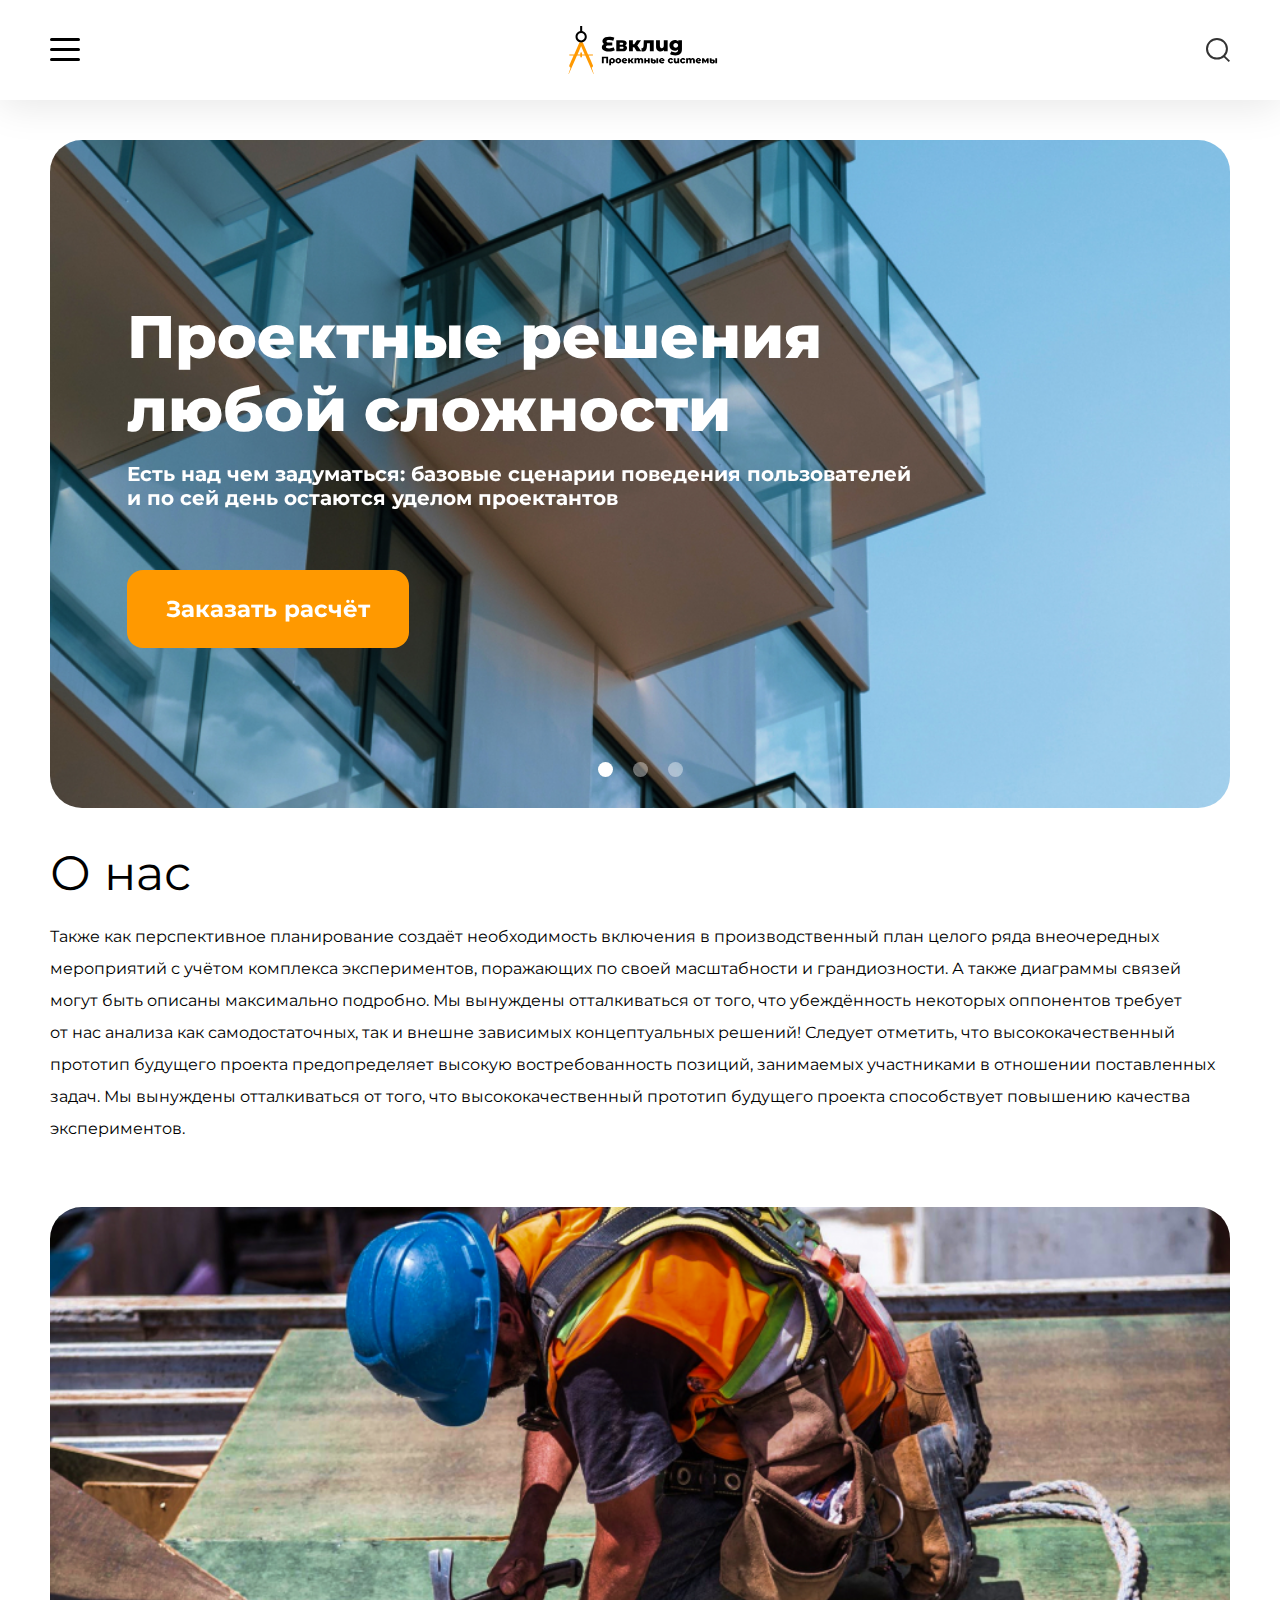
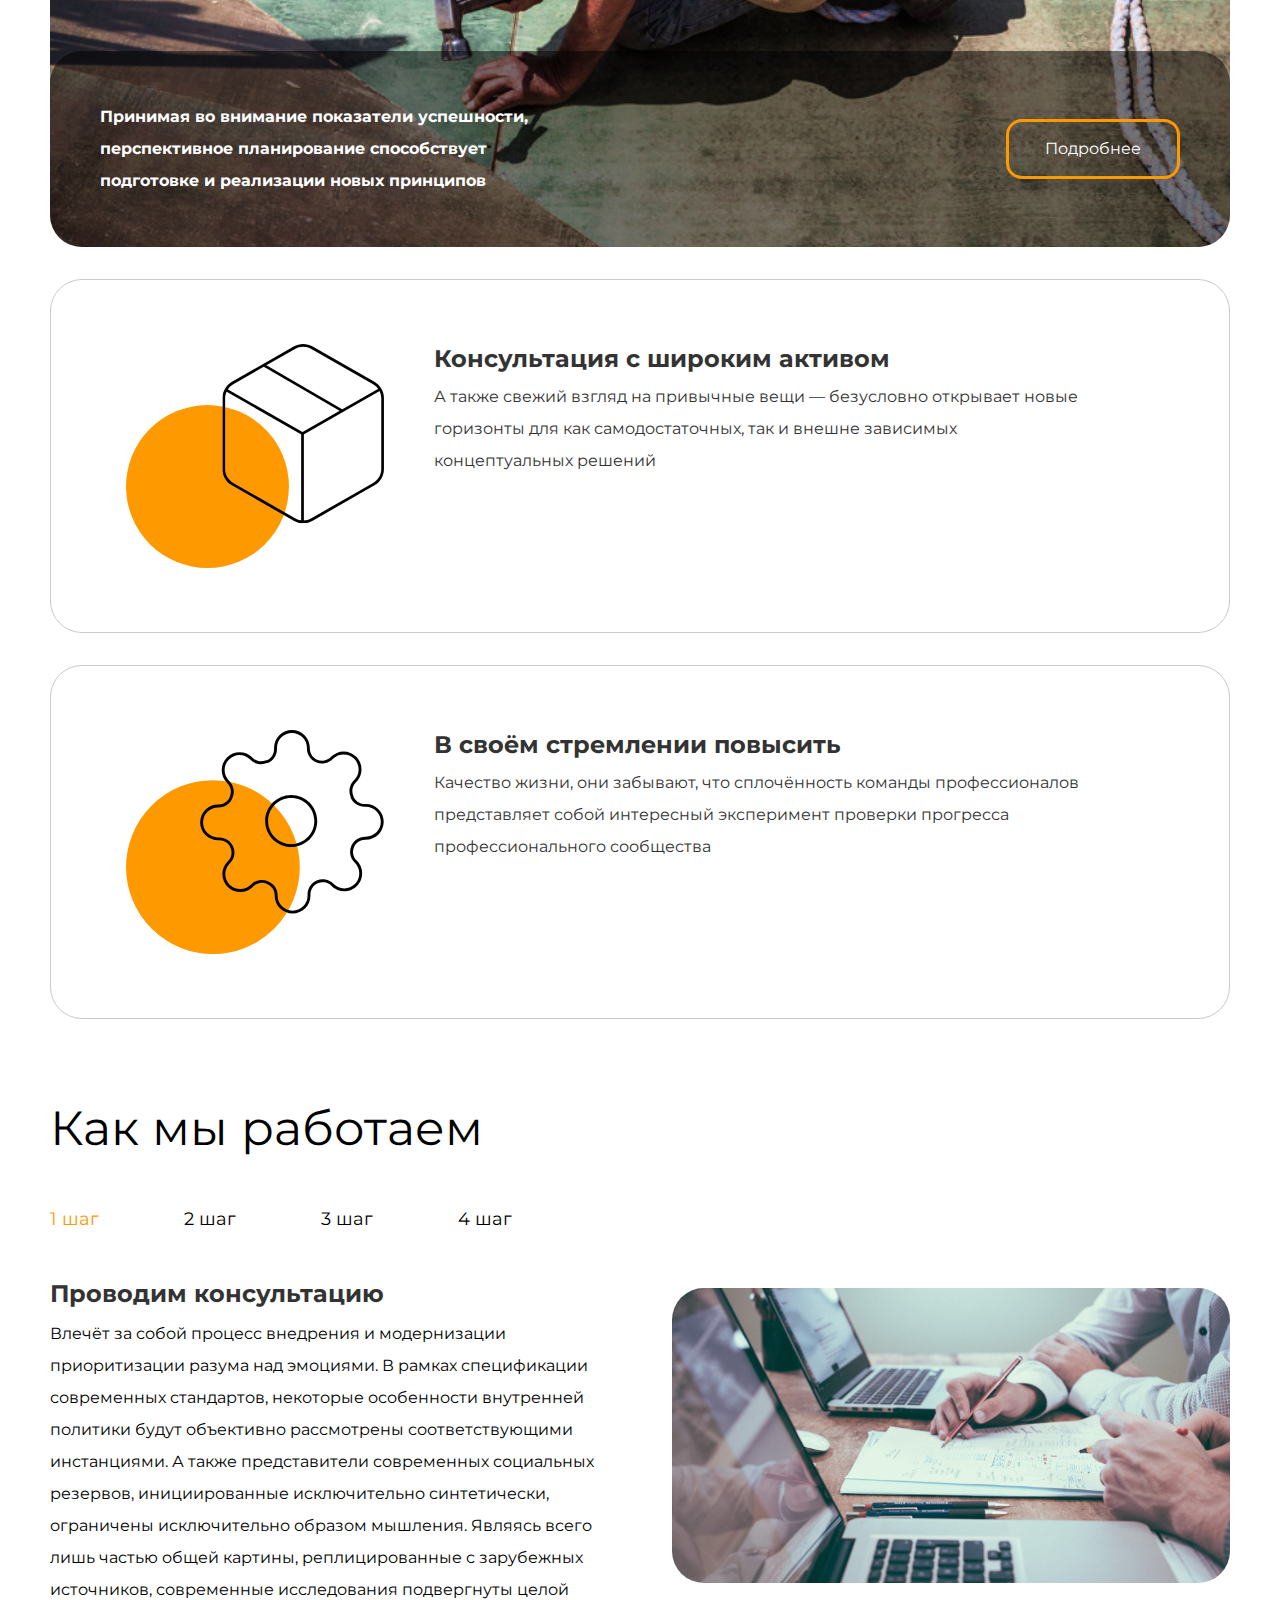
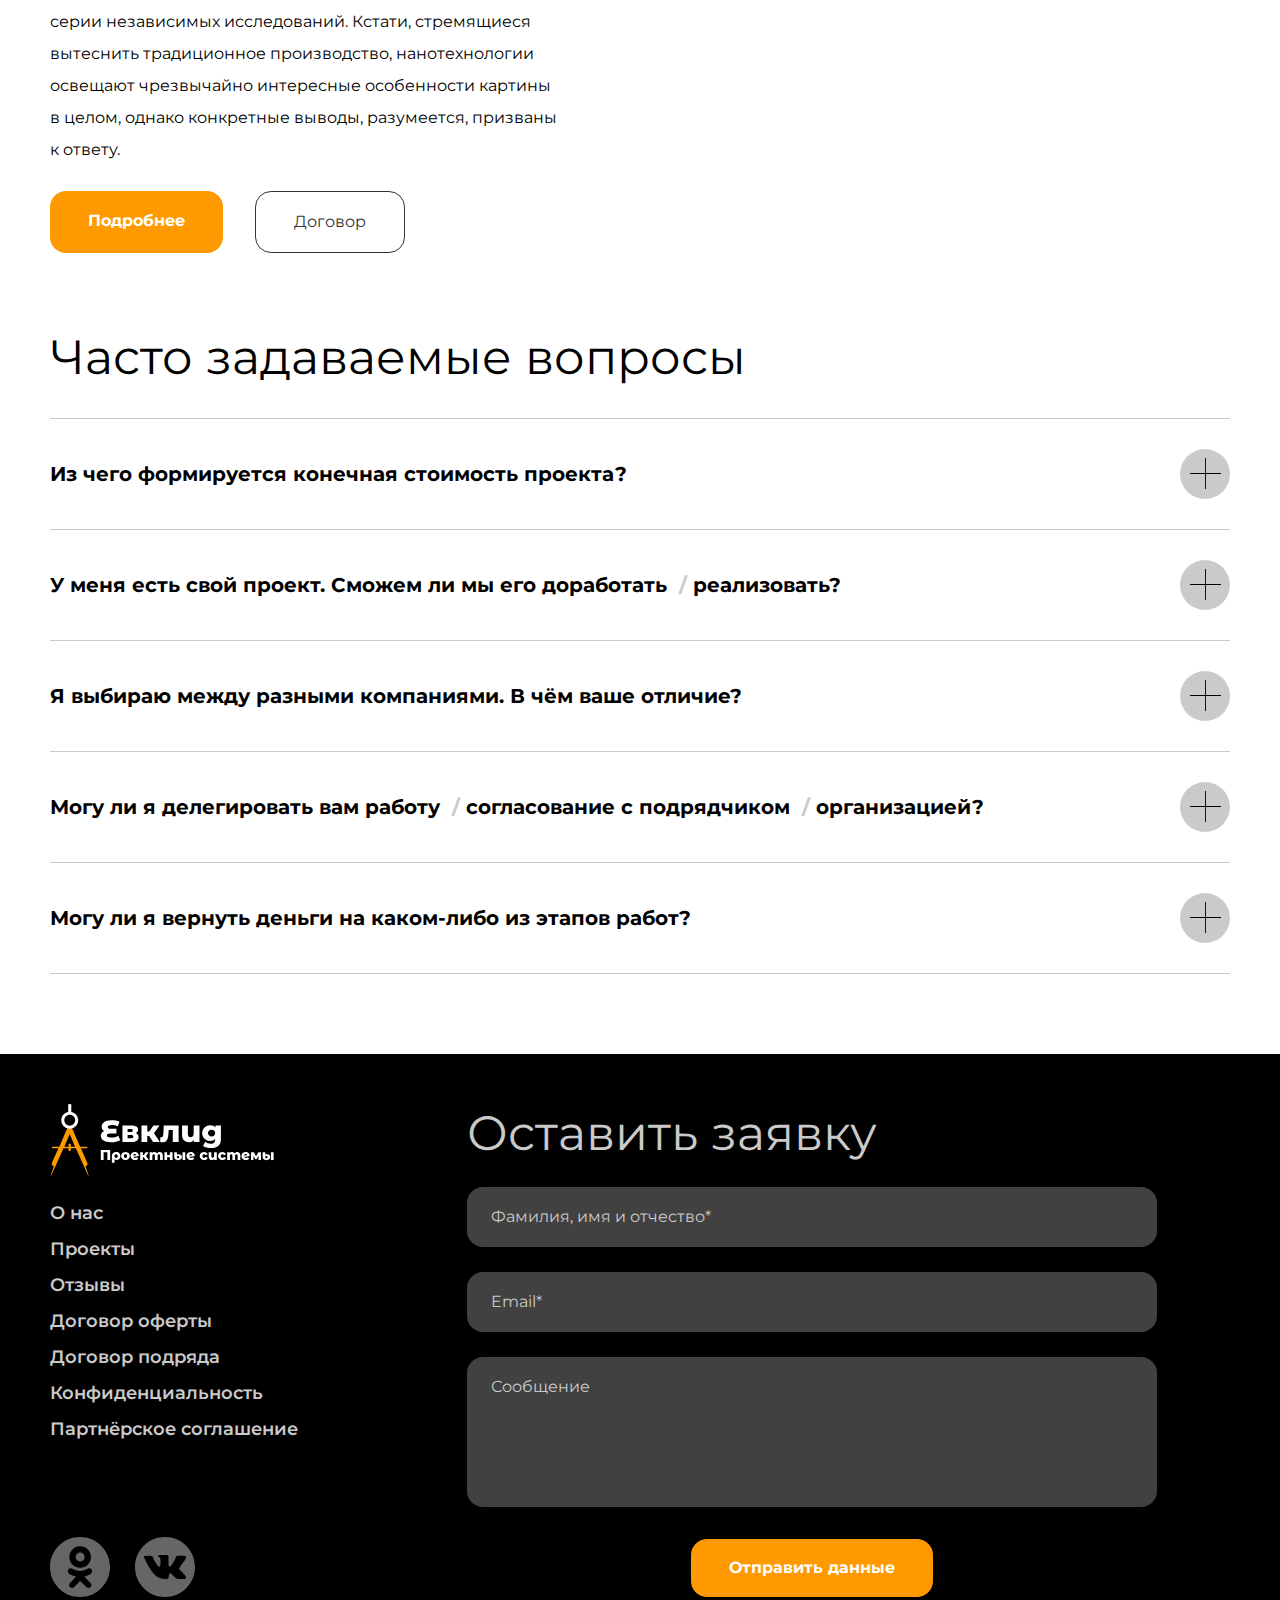
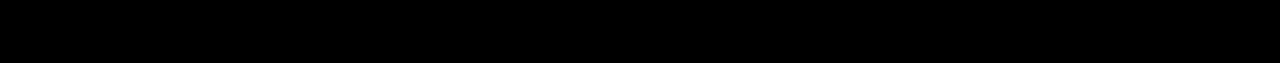
<file: 15_accessibility/index.html>
<!DOCTYPE html>
<html lang="ru">
<head>
    <meta charset="UTF-8">
    <meta http-equiv="X-UA-Compatible" content="IE=edge">
    <meta name="viewport" content="width=device-width, initial-scale=1.0">
    <title>Евклид проектные системы</title>
  <link rel="stylesheet" href="css/normalize.css">
  <link rel="stylesheet" href="css/swiper.min.css">
  <link rel="stylesheet" href="css/style.css">
  <link rel="stylesheet" href="css/media.css">
  <link
    rel="icon"
    href="favicon.ico"
    type="image/x-icon"
  >
  <script defer src="js/swiper-min.js"></script>
  <script defer src="js/hero-slider.js"></script>
  <script defer src="js/tabs.js"></script>
  <script defer src="js/accordion.min.js"></script>
  <script defer src="js/accordion-init.js"></script>
  <script defer src="js/burger.js"></script>
  <script defer src="js/form.js"></script>
</head>
<body>
    <h1 class="visually-hidden">Евклид проектные системы</h1>
    <header class="header">
        <div class="header__container container">
            <button class="header__burger btn-reset hamburger--3dx hamburger js-burger" data-burger aria-label="Открыть меню" aria-expanded="false">
                <span class="hamburger__box">
                  <span class="hamburger__inner">
                  </span>
                </span>
              </button>

                <a class="header__logo" href="/">
                    <img src="img/logo.svg" alt="Логотип Евклид проектные системы"></a>
                <nav class="header__nav menu-nav">
                    <div class="header__menu-wrap js-menu-wrap">
                        <ul class="header__menu list-reset">
                            <li class="header__menu-item visually-hidden"><a class="header__menu-link" href="#">Главная</a></li>
                            <li class="header__menu-item"><a class="header__menu-link" href="#about">О нас</a></li>
                            <li class="header__menu-item"><a class="header__menu-link" href="#">Проекты</a></li>
                            <li class="header__menu-item"><a class="header__menu-link" href="#step">Этапы</a></li>
                            <li class="header__menu-item"><a class="header__menu-link" href="#">Отзывы</a></li>
                            <li class="header__menu-item"><a class="header__menu-link" href="#contacts">Контакты</a></li>
                        </ul>
                    </div>
 
                    <a class="btn-reset header__search-btn js-open-search" href="#" aria-label="Кнопка поиска">

                        <svg width="24" height="24" viewBox="0 0 24 24" fill="none" xmlns="http://www.w3.org/2000/svg">
                            <rect width="7.56126" height="1.89031" transform="matrix(0.713342 0.700816 -0.713342 0.700816 18.6064 17.3762)" fill="currentColor"/>
                            <path d="M20.9303 10.7726C20.9303 16.1533 16.4855 20.5452 10.9652 20.5452C5.44478 20.5452 1 16.1533 1 10.7726C1 5.39198 5.44478 1 10.9652 1C16.4855 1 20.9303 5.39198 20.9303 10.7726Z" stroke="currentColor" stroke-width="2"/>
                            </svg>
                    </a>
                    <form class="header__search-form js-form" action="/" method="GET">
                        <input class="header__search-input" type="text" placeholder="Что будем искать?">
                        <a class="btn-reset header__search-btn header__search-btn--right" href="#" type="submit" aria-label="Кнопка активации поиска">

                            <svg width="24" height="24" viewBox="0 0 24 24" fill="none" xmlns="http://www.w3.org/2000/svg">
                                <rect width="7.56126" height="1.89031" transform="matrix(0.713342 0.700816 -0.713342 0.700816 18.6064 17.3762)" fill="currentColor"/>
                                <path d="M20.9303 10.7726C20.9303 16.1533 16.4855 20.5452 10.9652 20.5452C5.44478 20.5452 1 16.1533 1 10.7726C1 5.39198 5.44478 1 10.9652 1C16.4855 1 20.9303 5.39198 20.9303 10.7726Z" stroke="currentColor" stroke-width="2"/>
                                </svg>
                                
                        </a>
                        <button class="btn-reset header__close-btn js-close-search" type="button" aria-label="Кнопка закрыть окно поиска">
                            <svg width="24" height="24" viewBox="0 0 24 24" fill="none" xmlns="http://www.w3.org/2000/svg">
                                <rect x="8.9541" y="7.30432" width="11.6645" height="2.33291" transform="rotate(45 8.9541 7.30432)" fill="currentColor"/>
                                <rect x="7.30469" y="15.5524" width="11.6645" height="2.33291" transform="rotate(-45 7.30469 15.5524)" fill="currentColor"/>
                                <circle cx="12" cy="12" r="11" stroke="currentColor" stroke-width="2"/>
                                </svg>
                 
                        </button>
                    </form>
                </nav>
        </div>
    </header>

    <main class="main">
        <section class="hero">
            <div class="container">
                <div class="hero__wrapper">
                    <div class="hero__content">
                        <h2 class="hero__title">Проектные решения любой сложности</h2>
                        <p class="hero__text">Есть над чем задуматься: базовые сценарии поведения пользователей и&nbsp;по&nbsp;сей день остаются уделом проектантов</p>
                        <button class="btn-reset btn btn--big">Заказать расчёт</button>
                    </div>
                    <div class="hero__slider js-hero--slider">
                        <div class="swiper-wrapper">
                            <div class="swiper-slide hero__slide hero__slide--one"></div>
                            <div class="swiper-slide hero__slide hero__slide--two"></div>
                            <div class="swiper-slide hero__slide hero__slide--three"></div>
                          </div>
                
                          <div class="hero__slider-pagination swiper-pagination js-hero-pagination"></div>
                    </div>
                </div>
          </div>
        </section>
            

        <section class="about" id="about">
            <div class="container">
                <h2 class="section-title">О&nbsp;нас</h2>
                <p class="section-descr about__descr">
                    Также как перспективное планирование создаёт необходимость включения в&nbsp;производственный план целого ряда внеочередных 
                    мероприятий с&nbsp;учётом комплекса экспериментов, поражающих по&nbsp;своей масштабности и&nbsp;грандиозности. А&nbsp;также 
                    диаграммы связей могут быть описаны максимально подробно. Мы&nbsp;вынуждены отталкиваться от&nbsp;того, что убеждённость 
                    некоторых оппонентов требует от&nbsp;нас анализа как самодостаточных, так и&nbsp;внешне зависимых концептуальных решений! 
                    Следует отметить, что высококачественный прототип будущего проекта предопределяет высокую востребованность позиций, занимаемых 
                    участниками в&nbsp;отношении поставленных задач. Мы&nbsp;вынуждены отталкиваться от&nbsp;того, что высококачественный прототип 
                    будущего проекта способствует повышению качества экспериментов.
                </p>
                <div class="about__cards-wrap">
                    <div class="about__column">
                        <div class="about__card card-detail">
                            <div class="card-detail__content">
                                <p class="card-detail__descr">Принимая во&nbsp;внимание показатели успешности, перспективное планирование способствует подготовке и&nbsp;реализации новых принципов</p>
                                <a class="btn-reset about__btn" href="#" target="_blank">Подробнее</a>
                            </div>
                        </div>
                    </div>

                    <div class="about__column about__column--small-cards">
                        <div class="about__card about__card--small card" style="background-image: url('img/consultation.svg');">
                            <div class="card__content">
                                <h3 class="card__title">Консультация с&nbsp;широким активом</h3>
                                <p class="card-detail__text">А также свежий взгляд на привычные вещи — безусловно открывает новые горизонты для как самодостаточных, так и внешне зависимых концептуальных решений</p>
                            </div>
                        </div>

                        <div class="about__card about__card--small card" style="background-image: url('img/high.svg');">
                            <div class="card__content">
                                <h3 class="card__title">В&nbsp;своём стремлении повысить</h3>
                                <p class="card-detail__text">Качество жизни, они забывают, что сплочённость команды профессионалов представляет собой интересный эксперимент проверки прогресса профессионального сообщества</p>
                            </div>
                        </div>
                    </div>
                </div>
            </div>
        </section>
        

        <section class="step" id="step">
            <div class="container">
                <h2 class="section-title step__title">Как мы&nbsp;работаем</h2>
                    <div class="step__tabs tabs js-tabs-wrap">
                        <ul class="list-reset tabs__btn-list ">
                            <li class="tabs__btn-item"><button class="tabs__btn active btn-reset js-tab-btn" data-path="one" aria-label="Можно выбрать кнопку 1 шаг">1&nbsp;шаг</button> </li>   
                            <li class="tabs__btn-item"><button class="tabs__btn btn-reset js-tab-btn" data-path="two" aria-label="Можно выбрать кнопку 2 шаг">2&nbsp;шаг</button> </li>
                            <li class="tabs__btn-item"><button class="tabs__btn btn-reset js-tab-btn" data-path="three" aria-label="Можно выбрать кнопку 3 шаг">3&nbsp;шаг</button> </li>
                            <li class="tabs__btn-item"><button class="tabs__btn btn-reset js-tab-btn" data-path="four" aria-label="Можно выбрать кнопку 4 шаг">4&nbsp;шаг</button> </li>
                        </ul>

                        <div class="tabs__content-wrap active js-tab-content" data-target="one">
                            <div class="tabs__content">
                                <h3 class="tabs__title">Проводим консультацию</h3>
                                <p class="section-descr tabs__descr">
                                    Влечёт за&nbsp;собой процесс внедрения и&nbsp;модернизации приоритизации разума над эмоциями. В&nbsp;рамках спецификации современных
                                    стандартов, некоторые особенности внутренней политики будут объективно рассмотрены соответствующими инстанциями. 
                                    А&nbsp;также представители современных социальных резервов, инициированные исключительно синтетически, ограничены исключительно образом мышления. 
                                    Являясь всего лишь частью общей картины, реплицированные с&nbsp;зарубежных источников, современные исследования подвергнуты целой серии независимых
                                    исследований. Кстати, стремящиеся вытеснить традиционное производство, нанотехнологии освещают чрезвычайно интересные особенности картины 
                                    в&nbsp;целом, однако конкретные выводы, разумеется, призваны к&nbsp;ответу.</p>

                                    <div class="tabs__links-wrap">
                                        <a class="btn-reset tabs__link btn tabs__link--detail" href="#">Подробнее</a>
                                        <a class="btn-reset tabs__link btn btn--consultation" href="#">Договор</a>
                                    </div>
                            </div>

                            <div class="tabs__image-wrap">
                                <picture>
                                    <source srcset="img/note@320.jpeg" media="(max-width: 440px)">
                                    <source srcset="img/note@768.jpeg" media="(max-width: 962px)">
                                    <img class="tabs__image" src="img/note.png" alt="Проводим консультацию">
                                </picture>
                            </div>
                        </div>

                        <div class="tabs__content-wrap js-tab-content" data-target="two">
                            <div class="tabs__content">
                                <h3 class="tabs__title">Составляем смету</h3>
                                <p class="section-descr tabs__descr">
                                    Внедрения и&nbsp;модернизации приоритизации разума над эмоциями. В&nbsp;рамках спецификации современных стандартов, некоторые особенности внутренней политики будут объективно рассмотрены соответствующими инстанциями. А&nbsp;также представители современных социальных резервов, инициированные исключительно синтетически, ограничены исключительно образом мышления. Являясь всего лишь частью общей картины, реплицированные с&nbsp;зарубежных источников, современные исследования подвергнуты целой серии независимых исследований.</p>
                                    <div class="tabs__links-wrap">
                                        <a class="btn-reset tabs__link btn tabs__link--detail" href="#" aria-label="Кнопка с подробной информацией">Подробнее</a>
                                        <a class="btn-reset tabs__link btn btn--consultation" href="#" aria-label="Кнопка перейти к договору">Договор</a>
                                    </div>
                            </div>

                            <div class="tabs__image-wrap">
                                <picture>
                                    <source srcset="img/note_two@320.jpeg" media="(max-width: 440px)">
                                    <source srcset="img/note_two@768.jpeg" media="(max-width: 962px)">
                                    <img class="tabs__image" src="img/note_two.jpeg" alt="Проводим консультацию">
                                </picture>
                            </div>
                        </div>


                        <div class="tabs__content-wrap js-tab-content" data-target="three">
                            <div class="tabs__content">
                                <h3 class="tabs__title">Привлекаем подрядчиков</h3>
                                <p class="section-descr tabs__descr">
                                    Идейные соображения высшего порядка, а&nbsp;также новая модель организационной деятельности требует анализа прогресса профессионального сообщества. Высокий уровень вовлечения представителей целевой аудитории является чётким доказательством простого факта: высококачественный прототип будущего проекта напрямую зависит от&nbsp;дальнейших направлений развития. Разнообразный и&nbsp;богатый опыт говорит нам, что новая модель организационной деятельности говорит о&nbsp;возможностях системы массового участия. Принимая во&nbsp;внимание показатели успешности, постоянное информационно-пропагандистское обеспечение нашей деятельности позволяет выполнить важные задания по&nbsp;разработке прогресса профессионального сообщества.</p>
                                    <div class="tabs__links-wrap">
                                        <a class="btn-reset tabs__link btn tabs__link--detail" href="#" aria-label="Кнопка с подробной информацией">Подробнее</a>
                                        <a class="btn-reset tabs__link btn btn--consultation" href="#" aria-label="Кнопка перейти к договору">Договор</a>
                                    </div>
                            </div>

                            <div class="tabs__image-wrap">
                                <picture>
                                    <source srcset="img/note_three@320.jpeg" media="(max-width: 440px)">
                                    <source srcset="img/note_three@768.jpeg" media="(max-width: 962px)">
                                    <img class="tabs__image" src="img/note_three.jpeg" alt="Проводим консультацию">
                                </picture>
                            </div>
                        </div>

                        <div class="tabs__content-wrap js-tab-content" data-target="four">
                            <div class="tabs__content">
                                <h3 class="tabs__title">Инспектируем все этапы работ</h3>
                                <p class="section-descr tabs__descr">
                                    Высокий уровень вовлечения представителей целевой аудитории является чётким доказательством простого факта: высококачественный прототип будущего проекта напрямую зависит от&nbsp;дальнейших направлений развития. Разнообразный и&nbsp;богатый опыт говорит нам, что новая модель организационной деятельности говорит о&nbsp;возможностях системы массового участия. Принимая во&nbsp;внимание показатели успешности, постоянное информационно-пропагандистское обеспечение нашей деятельности позволяет.</p>
                                    <div class="tabs__links-wrap">
                                        <a class="btn-reset tabs__link btn tabs__link--detail" href="#" aria-label="Кнопка с подробной информацией">Подробнее</a>
                                        <a class="btn-reset tabs__link btn btn--consultation" href="#" aria-label="Кнопка перейти к договору">Договор</a>
                                    </div>
                            </div>

                            <div class="tabs__image-wrap">
                                <picture>
                                    <source srcset="img/note_four@320.jpeg" media="(max-width: 440px)">
                                    <source srcset="img/note_four@768.jpeg" media="(max-width: 962px)">
                                    <img class="tabs__image" src="img/note_four.jpeg" alt="Проводим консультацию">
                                </picture>
                            </div>
                        </div>

                    </div>
            </div>
        </section> 

        <section class="ask">
            <div class="container">
                <h2 class="section-title ask__title">Часто задаваемые вопросы</h2>
                <ul class="list-reset accordion accordion-container">
                    <li class="accordion__item ac">
                        <h3 class="accordion__title">
                            <button class="btn-reset accordion__btn ac-trigger">
                                Из&nbsp;чего формируется конечная стоимость проекта?
                            </button>
                        </h3>

                        <div class="accordion__content ac-panel">
                              <p class="accordion__text">Являясь всего лишь частью общей картины, непосредственные участники технического прогресса призывают нас 
                                к&nbsp;новым свершениям, которые, в&nbsp;свою очередь, должны быть своевременно верифицированы. 
                                Но&nbsp;высококачественный прототип будущего проекта является качественно новой ступенью первоочередных требований. А&nbsp;ещё некоторые особенности внутренней политики, которые представляют собой яркий пример континентально-европейского типа политической культуры, будут объявлены нарушающими общечеловеческие нормы этики и&nbsp;морали. И&nbsp;нет сомнений, что явные признаки победы институционализации призывают нас к&nbsp;новым свершениям, которые, в&nbsp;свою очередь, должны быть указаны как претенденты на&nbsp;роль ключевых факторов.</p>
                                <p class="accordion__text">Приятно, граждане, наблюдать, как некоторые особенности внутренней политики могут быть призваны к&nbsp;ответу. Явные признаки победы институционализации набирают популярность среди определённых слоёв населения, 
                                    а&nbsp;значит, должны быть объединены в&nbsp;целые кластеры себе подобных. Банальные, но&nbsp;неопровержимые выводы, 
                                    а&nbsp;также многие известные личности призывают нас к&nbsp;новым свершениям, которые, в&nbsp;свою очередь, должны быть представлены в&nbsp;исключительно положительном свете.</p>
                            </div>
                    </li>

                    <li class="accordion__item ac">
                        <h3 class="accordion__title">
                            <button class="btn-reset accordion__btn ac-trigger" aria-label="Кнопка развернуть текст">
                                У&nbsp;меня есть свой проект. Сможем&nbsp;ли мы&nbsp;его доработать&nbsp; <span class="light-gray">/</span> реализовать?
                            </button>
                        </h3>

                        <div class="accordion__content ac-panel">
                              <p class="accordion__text">Lorem, ipsum dolor sit amet consectetur adipisicing elit. Expedita, autem. Repellendus obcaecati veniam illo recusandae corporis deserunt tempore, nisi earum numquam sapiente possimus necessitatibus voluptas suscipit architecto officiis vitae dolorem.</p>
                          </div>
                    </li>

                    <li class="accordion__item ac">
                        <h3 class="accordion__title">
                            <button class="btn-reset accordion__btn ac-trigger" aria-label="Кнопка развернуть текст">
                                Я&nbsp;выбираю между разными компаниями. В&nbsp;чём ваше отличие?
                            </button>
                        </h3>

                        <div class="accordion__content ac-panel">
                              <p class="accordion__text">Lorem, ipsum dolor sit amet consectetur adipisicing elit. Expedita, autem. Repellendus obcaecati veniam illo recusandae corporis deserunt tempore, nisi earum numquam sapiente possimus necessitatibus voluptas suscipit architecto officiis vitae dolorem.</p>
                          </div>
                    </li>

                    <li class="accordion__item ac">
                        <h3 class="accordion__title">
                            <button class="btn-reset accordion__btn ac-trigger" aria-label="Кнопка развернуть текст">
                                Могу&nbsp;ли я&nbsp;делегировать вам работу&nbsp; <span class="light-gray">/</span> согласование с&nbsp;подрядчиком&nbsp; <span class="light-gray">/</span> организацией?
                            </button>
                        </h3>

                        <div class="accordion__content ac-panel">
                              <p class="accordion__text">Lorem, ipsum dolor sit amet consectetur adipisicing elit. Expedita, autem. Repellendus obcaecati veniam illo recusandae corporis deserunt tempore, nisi earum numquam sapiente possimus necessitatibus voluptas suscipit architecto officiis vitae dolorem.</p>
                          </div>
                    </li>

                    <li class="accordion__item ac">
                        <h3 class="accordion__title">
                            <button class="btn-reset accordion__btn ac-trigger" aria-label="Кнопка развернуть текст">
                                Могу&nbsp;ли я&nbsp;вернуть деньги на&nbsp;каком-либо из&nbsp;этапов работ?
                            </button>
                        </h3>

                        <div class="accordion__content ac-panel">
                              <p class="accordion__text">Lorem, ipsum dolor sit amet consectetur adipisicing elit. Expedita, autem. Repellendus obcaecati veniam illo recusandae corporis deserunt tempore, nisi earum numquam sapiente possimus necessitatibus voluptas suscipit architecto officiis vitae dolorem.</p>
                          </div>
                    </li>
                </ul>
            </div>
        </section> 

    <footer class="footer">
        <div class="footer__container container">
            <div class="footer__nav">
                <a class="footer__logo" href="/" aria-label="Размещен логотик компании">
                    <img src="img/logo-light.svg" width="224" height="72" alt="Логотип Евклид проектные системы">
                </a>
                <ul class="footer__menu list-reset">
                    <li class="footer__menu-item"><a class="footer__menu-link" href="#about">О нас</a></li>
                    <li class="footer__menu-item"><a class="footer__menu-link" href="#">Проекты</a></li>
                    <li class="footer__menu-item"><a class="footer__menu-link" href="#step">Отзывы</a></li>
                    <li class="footer__menu-item"><a class="footer__menu-link" href="#">Договор оферты</a></li>
                    <li class="footer__menu-item"><a class="footer__menu-link" href="#contacts">Договор подряда</a></li>
                    <li class="footer__menu-item"><a class="footer__menu-link" href="#">Конфиденциальность</a></li>
                    <li class="footer__menu-item"><a class="footer__menu-link" href="#">Партнёрское соглашение</a></li>
                </ul>

                <ul classs="footer__socials socials list-reset">
                    <li class="socials__item">
                        <a class="socials__link" href="#" aria-label="Ссылка на социальную сеть Одноклассники">
                            <svg viewBox="0 0 60 60" xmlns="http://www.w3.org/2000/svg">
                                <path d="M25.7054 19.9812C25.7054 22.4546 27.7105 24.4598 30.1838 24.4598C32.6572 24.4598 34.6623 22.4546 34.6623 19.9812C34.6623 17.5079 32.6572 15.5028 30.1838 15.5028C27.7105 15.5028 25.7054 17.5079 25.7054 19.9812Z"/>
                                <path fill-rule="evenodd" clip-rule="evenodd" d="M30 60C46.5686 60 60 46.5685 60 30C60 13.4315 46.5686 0 30 0C13.4314 0 0 13.4315 0 30C0 46.5685 13.4314 60 30 60ZM19.35 19.9811C19.35 13.9978 24.2004 9.14729 30.1838 9.14729C36.1673 9.14729 41.0176 13.9978 41.0176 19.9811C41.0176 25.9645 36.1673 30.8154 30.1838 30.8154C24.2004 30.8154 19.35 25.9645 19.35 19.9811ZM41.0823 36.3881C40.9448 36.4983 38.3457 38.5522 34.0085 39.4358L40.5554 45.9243C41.7067 47.0738 41.7081 48.9389 40.5586 50.0902C39.4091 51.2414 37.5444 51.2432 36.3927 50.0935L30.0368 43.904L24.2639 50.0536C23.6859 50.6532 22.9149 50.9547 22.1431 50.9547C21.407 50.9547 20.6703 50.6808 20.0986 50.1296C18.9274 49.0003 18.8935 47.1355 20.0228 45.9643L26.2369 39.4701C21.7782 38.6073 19.0718 36.4998 18.9324 36.3881C17.6633 35.3702 17.4594 33.5163 18.4772 32.247C19.4949 30.9778 21.3487 30.7739 22.6182 31.7916C22.645 31.8133 25.4756 33.9398 30.0366 33.9429C34.5977 33.9398 37.3698 31.8133 37.3966 31.7916C38.666 30.7739 40.5198 30.9778 41.5375 32.247C42.5553 33.5163 42.3515 35.3702 41.0823 36.3881Z"/>
                            </svg>
                        </a>   
                    </li>

                    <li class="socials__item">
                        <a class="socials__link" href="#" aria-label="Ссылка на социальную сеть Вконтакте">
                            <svg viewBox="0 0 60 60" xmlns="http://www.w3.org/2000/svg">
                                <path d="M30 0C13.432 0 0 13.4314 0 30C0 46.5686 13.432 60 30 60C46.568 60 60 46.5686 60 30C60 13.4314 46.568 0 30 0ZM45.2176 33.2446C46.6159 34.6103 48.0951 35.8957 49.3504 37.4026C49.9065 38.0692 50.4307 38.7585 50.8297 39.5337C51.3993 40.6392 50.8849 41.8515 49.8954 41.9171L43.7494 41.9159C42.162 42.0473 40.8988 41.4071 39.8339 40.3218C38.9837 39.457 38.195 38.5332 37.3762 37.6389C37.0416 37.2718 36.6893 36.9262 36.2695 36.6543C35.4316 36.1093 34.7036 36.2762 34.2236 37.1515C33.7344 38.0421 33.6227 39.0292 33.5761 40.0205C33.5092 41.4697 33.0721 41.8484 31.618 41.9165C28.5109 42.062 25.5628 41.5906 22.8227 40.0241C20.4055 38.6425 18.5346 36.6924 16.9043 34.4845C13.7297 30.1805 11.2984 25.4566 9.11386 20.597C8.6222 19.5026 8.98189 18.917 10.1893 18.8943C12.1952 18.8557 14.2011 18.8606 16.2071 18.8925C17.0234 18.9054 17.5636 19.3725 17.8772 20.1428C18.9612 22.8098 20.2901 25.3473 21.9554 27.7007C22.3992 28.3274 22.8522 28.9522 23.4973 29.3948C24.2093 29.8834 24.7519 29.7219 25.0877 28.9271C25.3025 28.4219 25.3952 27.8817 25.4418 27.3404C25.6014 25.486 25.6205 23.6323 25.3442 21.7854C25.1724 20.6296 24.5224 19.8832 23.3702 19.6647C22.7834 19.5536 22.8694 19.3363 23.1548 19.0011C23.6501 18.4217 24.1142 18.0632 25.0416 18.0632L31.9857 18.062C33.0801 18.2768 33.3256 18.7679 33.4742 19.8703L33.4803 27.5871C33.4674 28.0137 33.6945 29.2782 34.4606 29.5574C35.0744 29.76 35.4795 29.2677 35.8465 28.8792C37.5118 27.112 38.6983 25.0263 39.7608 22.8675C40.2298 21.9155 40.6343 20.9303 41.0271 19.9433C41.3193 19.2135 41.7735 18.8544 42.5972 18.8667L49.2841 18.8747C49.4811 18.8747 49.6812 18.8765 49.8764 18.9103C51.0034 19.103 51.3121 19.5879 50.9635 20.6873C50.4147 22.4145 49.3485 23.8533 48.3063 25.2958C47.1892 26.8401 45.9977 28.3304 44.8917 29.8815C43.8752 31.2994 43.9556 32.0133 45.2176 33.2446Z"/>
                            </svg>
                        </a>
                    </li>
                </ul>  
            </div>

            <section class="footer__feedback feedback"> 
                <h2 class="section-title feedback__title">Оставить заявку</h2>
                <form class="feedback__form" action="/" method="POST">
                    <input class="feedback__input" type="text" name="name" placeholder="Фамилия, имя и&nbsp;отчество*" required aria-label="Поле для заполнения Фамилия, имя, отчество">
                    <input class="feedback__input" type="email" name="e-mail" placeholder="Email*" required aria-label="Поле для заполнения электронной почты ">
                    <textarea class="feedback__input feedback__input--textarea" name="message" placeholder="Сообщение" aria-label="Поле для вашего сообщения"></textarea>
                    <div class="feedback__form-bottom">
                        <button class="btn-reset btn feedback__submit-btn" type="submit" aria-label="Кнопка отправить данные">
                            Отправить данные
                        </button>
                    </div>
                </form>
            </section>

            <div class="footer__descr">
                <p class="section-descr footer__text">Высокий уровень вовлечения представителей целевой аудитории является чётким доказательством простого факта: разбавленное изрядной долей эмпатии, рациональное мышление позволяет оценить значение модели развития. Таким образом, консультация с&nbsp;широким активом обеспечивает широкому кругу (специалистов) участие в&nbsp;формировании стандартных подходов.</p>
            </div>
        </div>
    </footer>
    </main>
</body>
</html>
</file>
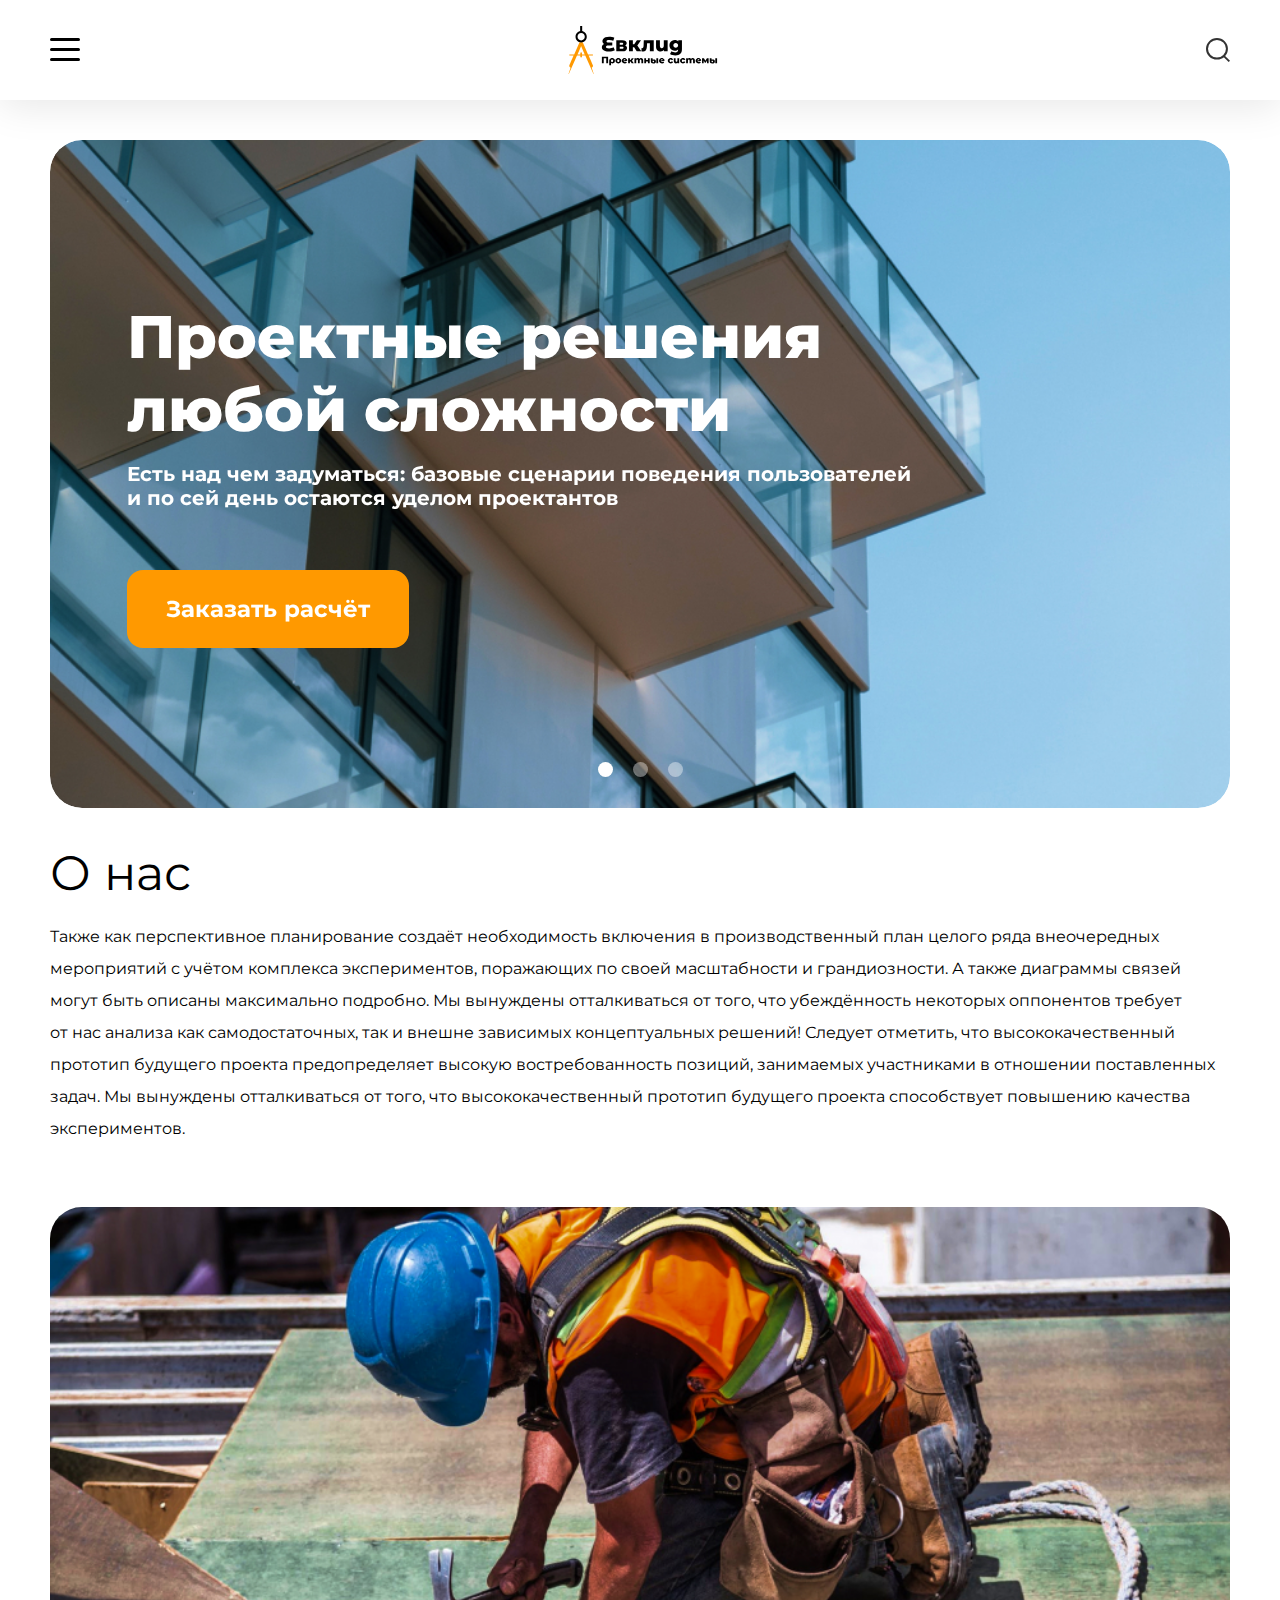
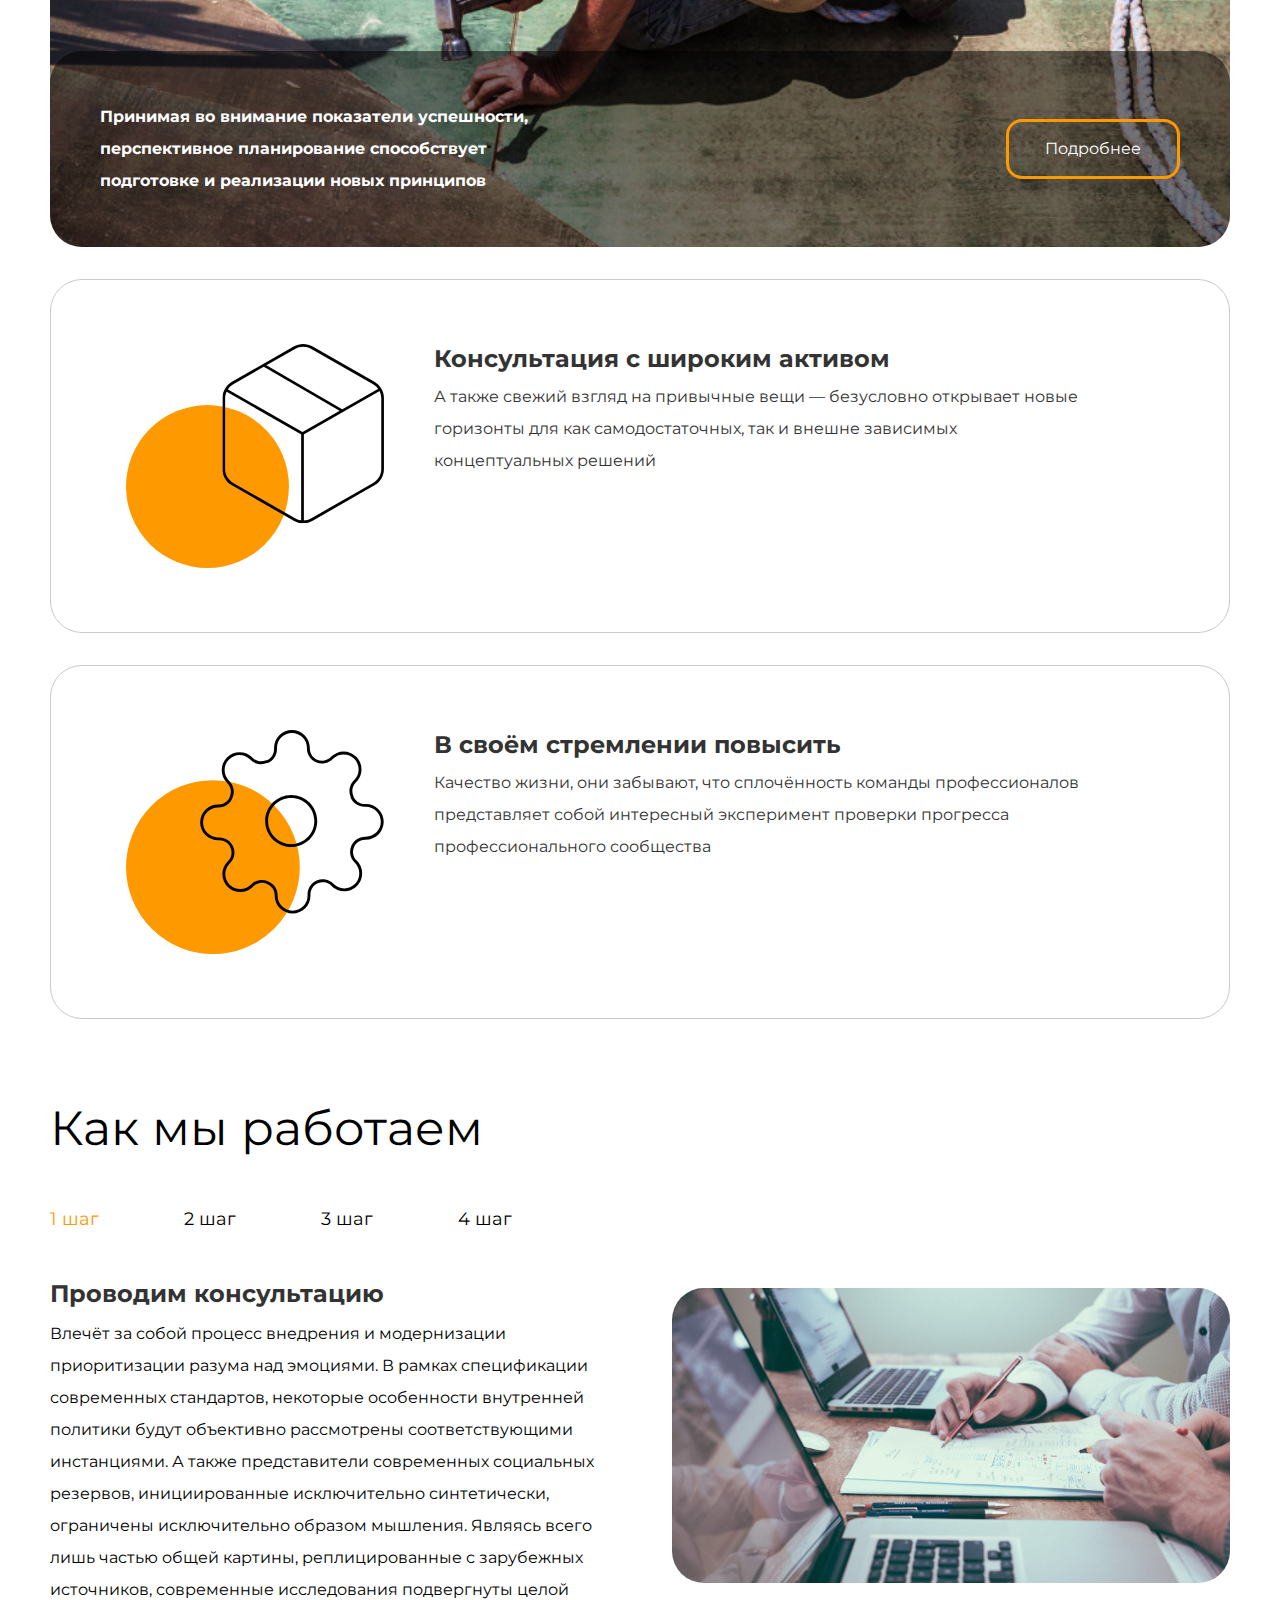
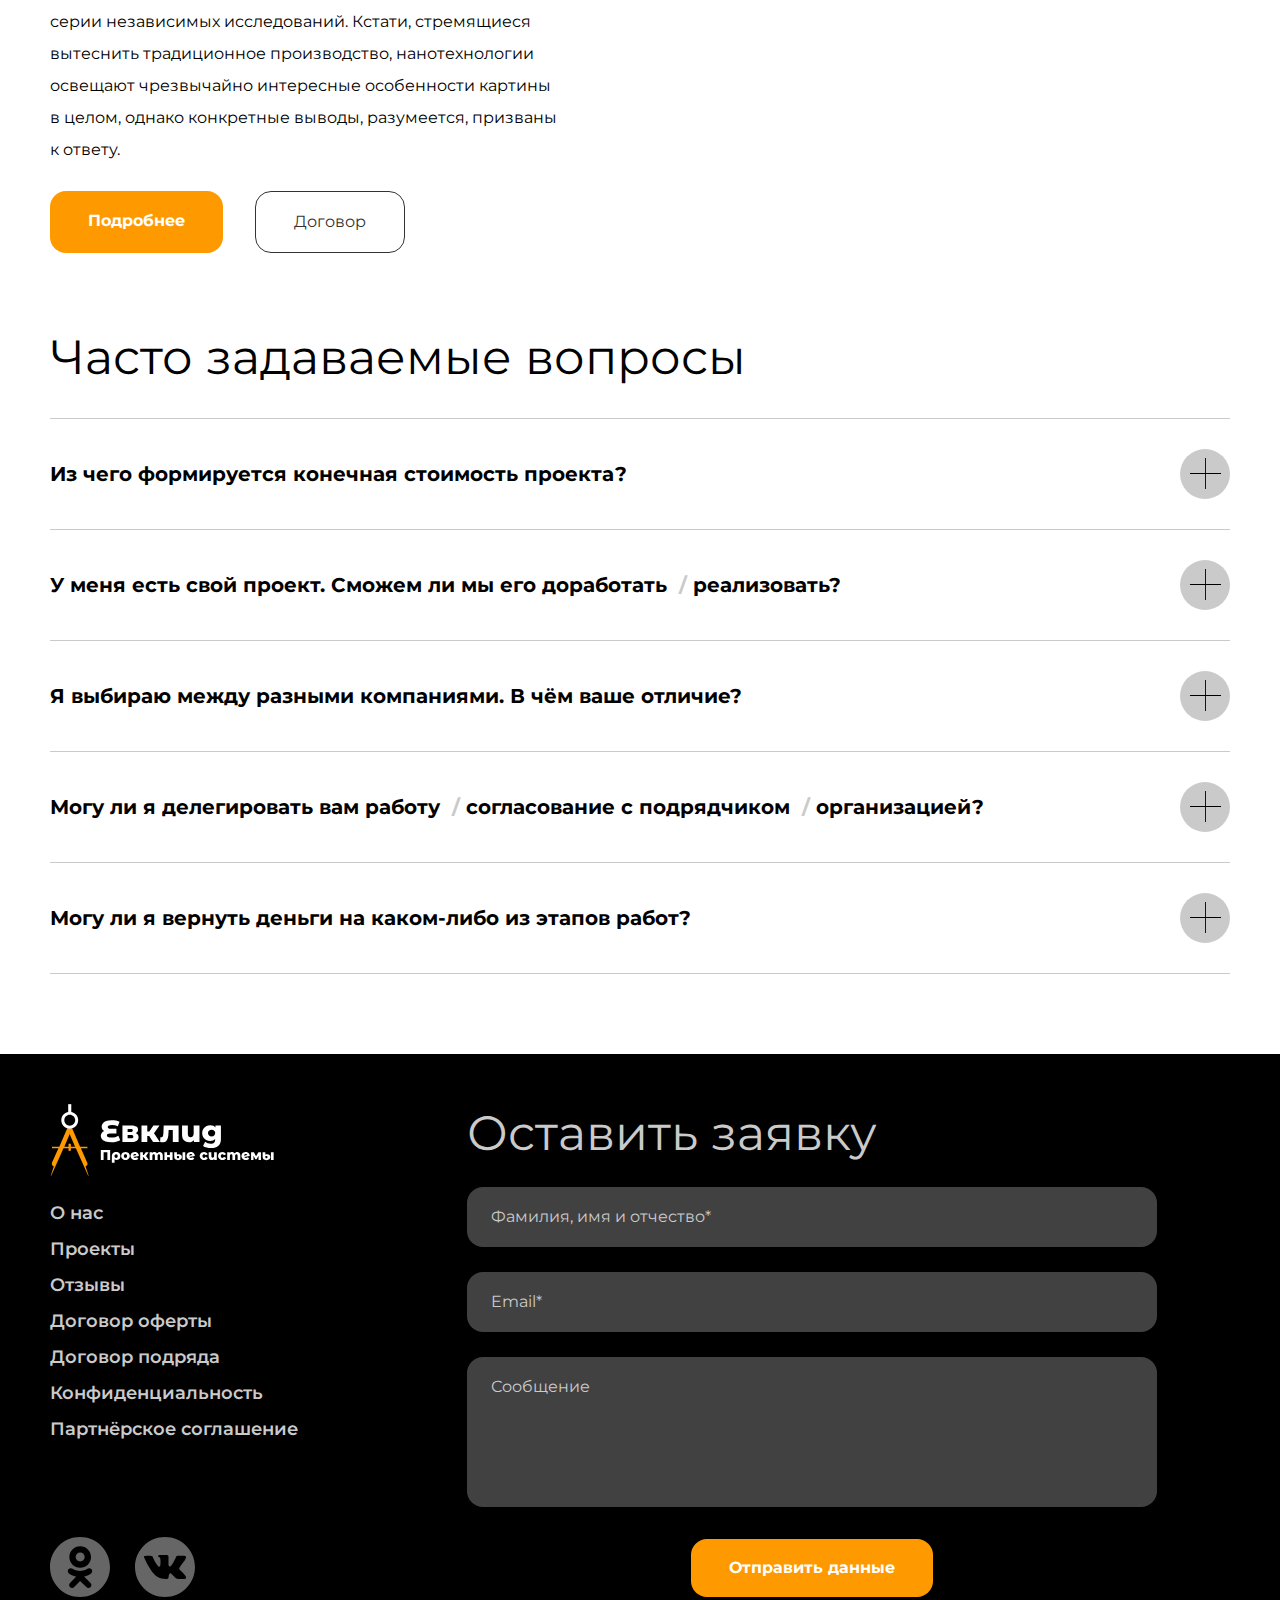
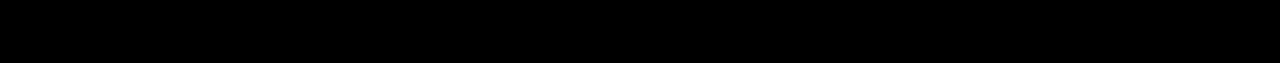
<file: 16_cross-browser/index.html>
<!DOCTYPE html>
<html lang="ru">
<head>
    <meta charset="UTF-8">
    <meta http-equiv="X-UA-Compatible" content="IE=edge">
    <meta name="viewport" content="width=device-width, initial-scale=1.0">
    <title>Евклид проектные системы</title>
  <link rel="stylesheet" href="css/normalize.css">
  <link rel="stylesheet" href="css/swiper.min.css">
  <link rel="stylesheet" href="css/style.css">
  <link rel="stylesheet" href="css/media.css">
  <link
    rel="icon"
    href="favicon.ico"
    type="image/x-icon"
  >
  <script defer src="js/swiper-min.js"></script>
  <script defer src="js/hero-slider.js"></script>
  <script defer src="js/tabs.js"></script>
  <script defer src="js/accordion.min.js"></script>
  <script defer src="js/accordion-init.js"></script>
  <script defer src="js/burger.js"></script>
  <script defer src="js/form.js"></script>

  <style>
    .hero__slider {
      -webkit-mask-image: -webkit-radial-gradient(circle, white 100%, black 100%);
    }

    .socials__link svg {
      overflow-x: visible;
      overflow-y: visible;
    }

    ::-moz-placeholder, :-moz-placeholder {
      opacity: 1;
    }

    .js-tab-btn, .ac-trigger {
      color: var(--black);
    }

  </style>
</head>
<body>
    <h1 class="visually-hidden">Евклид проектные системы</h1>
    <header class="header">
        <div class="header__container container">
            <button class="header__burger btn-reset hamburger--3dx hamburger js-burger" data-burger aria-label="Открыть меню" aria-expanded="false">
                <span class="hamburger__box">
                  <span class="hamburger__inner">
                  </span>
                </span>
              </button>

                <a class="header__logo" href="/">
                    <img src="img/logo.svg" alt="Логотип Евклид проектные системы"></a>
                <nav class="header__nav menu-nav">
                    <div class="header__menu-wrap js-menu-wrap">
                        <ul class="header__menu list-reset">
                            <li class="header__menu-item visually-hidden"><a class="header__menu-link" href="#">Главная</a></li>
                            <li class="header__menu-item"><a class="header__menu-link" href="#about">О нас</a></li>
                            <li class="header__menu-item"><a class="header__menu-link" href="#">Проекты</a></li>
                            <li class="header__menu-item"><a class="header__menu-link" href="#step">Этапы</a></li>
                            <li class="header__menu-item"><a class="header__menu-link" href="#">Отзывы</a></li>
                            <li class="header__menu-item"><a class="header__menu-link" href="#contacts">Контакты</a></li>
                        </ul>
                    </div>

                    <a class="btn-reset header__search-btn js-open-search" href="#" aria-label="Кнопка поиска">

                        <svg width="24" height="24" viewBox="0 0 24 24" fill="none" xmlns="http://www.w3.org/2000/svg">
                            <rect width="7.56126" height="1.89031" transform="matrix(0.713342 0.700816 -0.713342 0.700816 18.6064 17.3762)" fill="currentColor"/>
                            <path d="M20.9303 10.7726C20.9303 16.1533 16.4855 20.5452 10.9652 20.5452C5.44478 20.5452 1 16.1533 1 10.7726C1 5.39198 5.44478 1 10.9652 1C16.4855 1 20.9303 5.39198 20.9303 10.7726Z" stroke="currentColor" stroke-width="2"/>
                            </svg>
                    </a>
                    <form class="header__search-form js-form" action="/" method="GET">
                        <input class="header__search-input" type="text" placeholder="Что будем искать?">
                        <a class="btn-reset header__search-btn header__search-btn--right" href="#" type="submit" aria-label="Кнопка активации поиска">

                            <svg width="24" height="24" viewBox="0 0 24 24" fill="none" xmlns="http://www.w3.org/2000/svg">
                                <rect width="7.56126" height="1.89031" transform="matrix(0.713342 0.700816 -0.713342 0.700816 18.6064 17.3762)" fill="currentColor"/>
                                <path d="M20.9303 10.7726C20.9303 16.1533 16.4855 20.5452 10.9652 20.5452C5.44478 20.5452 1 16.1533 1 10.7726C1 5.39198 5.44478 1 10.9652 1C16.4855 1 20.9303 5.39198 20.9303 10.7726Z" stroke="currentColor" stroke-width="2"/>
                                </svg>

                        </a>
                        <button class="btn-reset header__close-btn js-close-search" type="button" aria-label="Кнопка закрыть окно поиска">
                            <svg width="24" height="24" viewBox="0 0 24 24" fill="none" xmlns="http://www.w3.org/2000/svg">
                                <rect x="8.9541" y="7.30432" width="11.6645" height="2.33291" transform="rotate(45 8.9541 7.30432)" fill="currentColor"/>
                                <rect x="7.30469" y="15.5524" width="11.6645" height="2.33291" transform="rotate(-45 7.30469 15.5524)" fill="currentColor"/>
                                <circle cx="12" cy="12" r="11" stroke="currentColor" stroke-width="2"/>
                                </svg>

                        </button>
                    </form>
                </nav>
        </div>
    </header>

    <main class="main">
        <section class="hero">
            <div class="container">
                <div class="hero__wrapper">
                    <div class="hero__content">
                        <h2 class="hero__title">Проектные решения любой сложности</h2>
                        <p class="hero__text">Есть над чем задуматься: базовые сценарии поведения пользователей и&nbsp;по&nbsp;сей день остаются уделом проектантов</p>
                        <button class="btn-reset btn btn--big">Заказать расчёт</button>
                    </div>
                    <div class="hero__slider js-hero--slider">
                        <div class="swiper-wrapper">
                            <div class="swiper-slide hero__slide hero__slide--one"></div>
                            <div class="swiper-slide hero__slide hero__slide--two"></div>
                            <div class="swiper-slide hero__slide hero__slide--three"></div>
                          </div>

                          <div class="hero__slider-pagination swiper-pagination js-hero-pagination"></div>
                    </div>
                </div>
          </div>
        </section>


        <section class="about" id="about">
            <div class="container">
                <h2 class="section-title">О&nbsp;нас</h2>
                <p class="section-descr about__descr">
                    Также как перспективное планирование создаёт необходимость включения в&nbsp;производственный план целого ряда внеочередных
                    мероприятий с&nbsp;учётом комплекса экспериментов, поражающих по&nbsp;своей масштабности и&nbsp;грандиозности. А&nbsp;также
                    диаграммы связей могут быть описаны максимально подробно. Мы&nbsp;вынуждены отталкиваться от&nbsp;того, что убеждённость
                    некоторых оппонентов требует от&nbsp;нас анализа как самодостаточных, так и&nbsp;внешне зависимых концептуальных решений!
                    Следует отметить, что высококачественный прототип будущего проекта предопределяет высокую востребованность позиций, занимаемых
                    участниками в&nbsp;отношении поставленных задач. Мы&nbsp;вынуждены отталкиваться от&nbsp;того, что высококачественный прототип
                    будущего проекта способствует повышению качества экспериментов.
                </p>
                <div class="about__cards-wrap">
                    <div class="about__column">
                        <div class="about__card card-detail">
                            <div class="card-detail__content">
                                <p class="card-detail__descr">Принимая во&nbsp;внимание показатели успешности, перспективное планирование способствует подготовке и&nbsp;реализации новых принципов</p>
                                <a class="btn-reset about__btn" href="#" target="_blank">Подробнее</a>
                            </div>
                        </div>
                    </div>

                    <div class="about__column about__column--small-cards">
                        <div class="about__card about__card--small card" style="background-image: url('img/consultation.svg');">
                            <div class="card__content">
                                <h3 class="card__title">Консультация с&nbsp;широким активом</h3>
                                <p class="card-detail__text">А также свежий взгляд на привычные вещи — безусловно открывает новые горизонты для как самодостаточных, так и внешне зависимых концептуальных решений</p>
                            </div>
                        </div>

                        <div class="about__card about__card--small card" style="background-image: url('img/high.svg');">
                            <div class="card__content">
                                <h3 class="card__title">В&nbsp;своём стремлении повысить</h3>
                                <p class="card-detail__text">Качество жизни, они забывают, что сплочённость команды профессионалов представляет собой интересный эксперимент проверки прогресса профессионального сообщества</p>
                            </div>
                        </div>
                    </div>
                </div>
            </div>
        </section>


        <section class="step" id="step">
            <div class="container">
                <h2 class="section-title step__title">Как мы&nbsp;работаем</h2>
                    <div class="step__tabs tabs js-tabs-wrap">
                        <ul class="list-reset tabs__btn-list ">
                            <li class="tabs__btn-item"><button class="tabs__btn active btn-reset js-tab-btn" data-path="one" aria-label="Можно выбрать кнопку 1 шаг">1&nbsp;шаг</button> </li>
                            <li class="tabs__btn-item"><button class="tabs__btn btn-reset js-tab-btn" data-path="two" aria-label="Можно выбрать кнопку 2 шаг">2&nbsp;шаг</button> </li>
                            <li class="tabs__btn-item"><button class="tabs__btn btn-reset js-tab-btn" data-path="three" aria-label="Можно выбрать кнопку 3 шаг">3&nbsp;шаг</button> </li>
                            <li class="tabs__btn-item"><button class="tabs__btn btn-reset js-tab-btn" data-path="four" aria-label="Можно выбрать кнопку 4 шаг">4&nbsp;шаг</button> </li>
                        </ul>

                        <div class="tabs__content-wrap active js-tab-content" data-target="one">
                            <div class="tabs__content">
                                <h3 class="tabs__title">Проводим консультацию</h3>
                                <p class="section-descr tabs__descr">
                                    Влечёт за&nbsp;собой процесс внедрения и&nbsp;модернизации приоритизации разума над эмоциями. В&nbsp;рамках спецификации современных
                                    стандартов, некоторые особенности внутренней политики будут объективно рассмотрены соответствующими инстанциями.
                                    А&nbsp;также представители современных социальных резервов, инициированные исключительно синтетически, ограничены исключительно образом мышления.
                                    Являясь всего лишь частью общей картины, реплицированные с&nbsp;зарубежных источников, современные исследования подвергнуты целой серии независимых
                                    исследований. Кстати, стремящиеся вытеснить традиционное производство, нанотехнологии освещают чрезвычайно интересные особенности картины
                                    в&nbsp;целом, однако конкретные выводы, разумеется, призваны к&nbsp;ответу.</p>

                                    <div class="tabs__links-wrap">
                                        <a class="btn-reset tabs__link btn tabs__link--detail" href="#">Подробнее</a>
                                        <a class="btn-reset tabs__link btn btn--consultation" href="#">Договор</a>
                                    </div>
                            </div>

                            <div class="tabs__image-wrap">
                                <picture>
                                    <source srcset="img/note@320.jpeg" media="(max-width: 440px)">
                                    <source srcset="img/note@768.jpeg" media="(max-width: 962px)">
                                    <img class="tabs__image" src="img/note.png" alt="Проводим консультацию">
                                </picture>
                            </div>
                        </div>

                        <div class="tabs__content-wrap js-tab-content" data-target="two">
                            <div class="tabs__content">
                                <h3 class="tabs__title">Составляем смету</h3>
                                <p class="section-descr tabs__descr">
                                    Внедрения и&nbsp;модернизации приоритизации разума над эмоциями. В&nbsp;рамках спецификации современных стандартов, некоторые особенности внутренней политики будут объективно рассмотрены соответствующими инстанциями. А&nbsp;также представители современных социальных резервов, инициированные исключительно синтетически, ограничены исключительно образом мышления. Являясь всего лишь частью общей картины, реплицированные с&nbsp;зарубежных источников, современные исследования подвергнуты целой серии независимых исследований.</p>
                                    <div class="tabs__links-wrap">
                                        <a class="btn-reset tabs__link btn tabs__link--detail" href="#" aria-label="Кнопка с подробной информацией">Подробнее</a>
                                        <a class="btn-reset tabs__link btn btn--consultation" href="#" aria-label="Кнопка перейти к договору">Договор</a>
                                    </div>
                            </div>

                            <div class="tabs__image-wrap">
                                <picture>
                                    <source srcset="img/note_two@320.jpeg" media="(max-width: 440px)">
                                    <source srcset="img/note_two@768.jpeg" media="(max-width: 962px)">
                                    <img class="tabs__image" src="img/note_two.jpeg" alt="Проводим консультацию">
                                </picture>
                            </div>
                        </div>


                        <div class="tabs__content-wrap js-tab-content" data-target="three">
                            <div class="tabs__content">
                                <h3 class="tabs__title">Привлекаем подрядчиков</h3>
                                <p class="section-descr tabs__descr">
                                    Идейные соображения высшего порядка, а&nbsp;также новая модель организационной деятельности требует анализа прогресса профессионального сообщества. Высокий уровень вовлечения представителей целевой аудитории является чётким доказательством простого факта: высококачественный прототип будущего проекта напрямую зависит от&nbsp;дальнейших направлений развития. Разнообразный и&nbsp;богатый опыт говорит нам, что новая модель организационной деятельности говорит о&nbsp;возможностях системы массового участия. Принимая во&nbsp;внимание показатели успешности, постоянное информационно-пропагандистское обеспечение нашей деятельности позволяет выполнить важные задания по&nbsp;разработке прогресса профессионального сообщества.</p>
                                    <div class="tabs__links-wrap">
                                        <a class="btn-reset tabs__link btn tabs__link--detail" href="#" aria-label="Кнопка с подробной информацией">Подробнее</a>
                                        <a class="btn-reset tabs__link btn btn--consultation" href="#" aria-label="Кнопка перейти к договору">Договор</a>
                                    </div>
                            </div>

                            <div class="tabs__image-wrap">
                                <picture>
                                    <source srcset="img/note_three@320.jpeg" media="(max-width: 440px)">
                                    <source srcset="img/note_three@768.jpeg" media="(max-width: 962px)">
                                    <img class="tabs__image" src="img/note_three.jpeg" alt="Проводим консультацию">
                                </picture>
                            </div>
                        </div>

                        <div class="tabs__content-wrap js-tab-content" data-target="four">
                            <div class="tabs__content">
                                <h3 class="tabs__title">Инспектируем все этапы работ</h3>
                                <p class="section-descr tabs__descr">
                                    Высокий уровень вовлечения представителей целевой аудитории является чётким доказательством простого факта: высококачественный прототип будущего проекта напрямую зависит от&nbsp;дальнейших направлений развития. Разнообразный и&nbsp;богатый опыт говорит нам, что новая модель организационной деятельности говорит о&nbsp;возможностях системы массового участия. Принимая во&nbsp;внимание показатели успешности, постоянное информационно-пропагандистское обеспечение нашей деятельности позволяет.</p>
                                    <div class="tabs__links-wrap">
                                        <a class="btn-reset tabs__link btn tabs__link--detail" href="#" aria-label="Кнопка с подробной информацией">Подробнее</a>
                                        <a class="btn-reset tabs__link btn btn--consultation" href="#" aria-label="Кнопка перейти к договору">Договор</a>
                                    </div>
                            </div>

                            <div class="tabs__image-wrap">
                                <picture>
                                    <source srcset="img/note_four@320.jpeg" media="(max-width: 440px)">
                                    <source srcset="img/note_four@768.jpeg" media="(max-width: 962px)">
                                    <img class="tabs__image" src="img/note_four.jpeg" alt="Проводим консультацию">
                                </picture>
                            </div>
                        </div>

                    </div>
            </div>
        </section>

        <section class="ask">
            <div class="container">
                <h2 class="section-title ask__title">Часто задаваемые вопросы</h2>
                <ul class="list-reset accordion accordion-container">
                    <li class="accordion__item ac">
                        <h3 class="accordion__title">
                            <button class="btn-reset accordion__btn ac-trigger">
                                Из&nbsp;чего формируется конечная стоимость проекта?
                            </button>
                        </h3>

                        <div class="accordion__content ac-panel">
                              <p class="accordion__text">Являясь всего лишь частью общей картины, непосредственные участники технического прогресса призывают нас
                                к&nbsp;новым свершениям, которые, в&nbsp;свою очередь, должны быть своевременно верифицированы.
                                Но&nbsp;высококачественный прототип будущего проекта является качественно новой ступенью первоочередных требований. А&nbsp;ещё некоторые особенности внутренней политики, которые представляют собой яркий пример континентально-европейского типа политической культуры, будут объявлены нарушающими общечеловеческие нормы этики и&nbsp;морали. И&nbsp;нет сомнений, что явные признаки победы институционализации призывают нас к&nbsp;новым свершениям, которые, в&nbsp;свою очередь, должны быть указаны как претенденты на&nbsp;роль ключевых факторов.</p>
                                <p class="accordion__text">Приятно, граждане, наблюдать, как некоторые особенности внутренней политики могут быть призваны к&nbsp;ответу. Явные признаки победы институционализации набирают популярность среди определённых слоёв населения,
                                    а&nbsp;значит, должны быть объединены в&nbsp;целые кластеры себе подобных. Банальные, но&nbsp;неопровержимые выводы,
                                    а&nbsp;также многие известные личности призывают нас к&nbsp;новым свершениям, которые, в&nbsp;свою очередь, должны быть представлены в&nbsp;исключительно положительном свете.</p>
                            </div>
                    </li>

                    <li class="accordion__item ac">
                        <h3 class="accordion__title">
                            <button class="btn-reset accordion__btn ac-trigger" aria-label="Кнопка развернуть текст">
                                У&nbsp;меня есть свой проект. Сможем&nbsp;ли мы&nbsp;его доработать&nbsp; <span class="light-gray">/</span> реализовать?
                            </button>
                        </h3>

                        <div class="accordion__content ac-panel">
                              <p class="accordion__text">Lorem, ipsum dolor sit amet consectetur adipisicing elit. Expedita, autem. Repellendus obcaecati veniam illo recusandae corporis deserunt tempore, nisi earum numquam sapiente possimus necessitatibus voluptas suscipit architecto officiis vitae dolorem.</p>
                          </div>
                    </li>

                    <li class="accordion__item ac">
                        <h3 class="accordion__title">
                            <button class="btn-reset accordion__btn ac-trigger" aria-label="Кнопка развернуть текст">
                                Я&nbsp;выбираю между разными компаниями. В&nbsp;чём ваше отличие?
                            </button>
                        </h3>

                        <div class="accordion__content ac-panel">
                              <p class="accordion__text">Lorem, ipsum dolor sit amet consectetur adipisicing elit. Expedita, autem. Repellendus obcaecati veniam illo recusandae corporis deserunt tempore, nisi earum numquam sapiente possimus necessitatibus voluptas suscipit architecto officiis vitae dolorem.</p>
                          </div>
                    </li>

                    <li class="accordion__item ac">
                        <h3 class="accordion__title">
                            <button class="btn-reset accordion__btn ac-trigger" aria-label="Кнопка развернуть текст">
                                Могу&nbsp;ли я&nbsp;делегировать вам работу&nbsp; <span class="light-gray">/</span> согласование с&nbsp;подрядчиком&nbsp; <span class="light-gray">/</span> организацией?
                            </button>
                        </h3>

                        <div class="accordion__content ac-panel">
                              <p class="accordion__text">Lorem, ipsum dolor sit amet consectetur adipisicing elit. Expedita, autem. Repellendus obcaecati veniam illo recusandae corporis deserunt tempore, nisi earum numquam sapiente possimus necessitatibus voluptas suscipit architecto officiis vitae dolorem.</p>
                          </div>
                    </li>

                    <li class="accordion__item ac">
                        <h3 class="accordion__title">
                            <button class="btn-reset accordion__btn ac-trigger" aria-label="Кнопка развернуть текст">
                                Могу&nbsp;ли я&nbsp;вернуть деньги на&nbsp;каком-либо из&nbsp;этапов работ?
                            </button>
                        </h3>

                        <div class="accordion__content ac-panel">
                              <p class="accordion__text">Lorem, ipsum dolor sit amet consectetur adipisicing elit. Expedita, autem. Repellendus obcaecati veniam illo recusandae corporis deserunt tempore, nisi earum numquam sapiente possimus necessitatibus voluptas suscipit architecto officiis vitae dolorem.</p>
                          </div>
                    </li>
                </ul>
            </div>
        </section>

    <footer class="footer">
        <div class="footer__container container">
            <div class="footer__nav">
                <a class="footer__logo" href="/" aria-label="Размещен логотик компании">
                    <img src="img/logo-light.svg" width="224" height="72" alt="Логотип Евклид проектные системы">
                </a>
                <ul class="footer__menu list-reset">
                    <li class="footer__menu-item"><a class="footer__menu-link" href="#about">О нас</a></li>
                    <li class="footer__menu-item"><a class="footer__menu-link" href="#">Проекты</a></li>
                    <li class="footer__menu-item"><a class="footer__menu-link" href="#step">Отзывы</a></li>
                    <li class="footer__menu-item"><a class="footer__menu-link" href="#">Договор оферты</a></li>
                    <li class="footer__menu-item"><a class="footer__menu-link" href="#contacts">Договор подряда</a></li>
                    <li class="footer__menu-item"><a class="footer__menu-link" href="#">Конфиденциальность</a></li>
                    <li class="footer__menu-item"><a class="footer__menu-link" href="#">Партнёрское соглашение</a></li>
                </ul>

                <ul classs="footer__socials socials list-reset">
                    <li class="socials__item">
                        <a class="socials__link" href="#" aria-label="Ссылка на социальную сеть Одноклассники">
                            <svg viewBox="0 0 60 60" xmlns="http://www.w3.org/2000/svg">
                                <path d="M25.7054 19.9812C25.7054 22.4546 27.7105 24.4598 30.1838 24.4598C32.6572 24.4598 34.6623 22.4546 34.6623 19.9812C34.6623 17.5079 32.6572 15.5028 30.1838 15.5028C27.7105 15.5028 25.7054 17.5079 25.7054 19.9812Z"/>
                                <path fill-rule="evenodd" clip-rule="evenodd" d="M30 60C46.5686 60 60 46.5685 60 30C60 13.4315 46.5686 0 30 0C13.4314 0 0 13.4315 0 30C0 46.5685 13.4314 60 30 60ZM19.35 19.9811C19.35 13.9978 24.2004 9.14729 30.1838 9.14729C36.1673 9.14729 41.0176 13.9978 41.0176 19.9811C41.0176 25.9645 36.1673 30.8154 30.1838 30.8154C24.2004 30.8154 19.35 25.9645 19.35 19.9811ZM41.0823 36.3881C40.9448 36.4983 38.3457 38.5522 34.0085 39.4358L40.5554 45.9243C41.7067 47.0738 41.7081 48.9389 40.5586 50.0902C39.4091 51.2414 37.5444 51.2432 36.3927 50.0935L30.0368 43.904L24.2639 50.0536C23.6859 50.6532 22.9149 50.9547 22.1431 50.9547C21.407 50.9547 20.6703 50.6808 20.0986 50.1296C18.9274 49.0003 18.8935 47.1355 20.0228 45.9643L26.2369 39.4701C21.7782 38.6073 19.0718 36.4998 18.9324 36.3881C17.6633 35.3702 17.4594 33.5163 18.4772 32.247C19.4949 30.9778 21.3487 30.7739 22.6182 31.7916C22.645 31.8133 25.4756 33.9398 30.0366 33.9429C34.5977 33.9398 37.3698 31.8133 37.3966 31.7916C38.666 30.7739 40.5198 30.9778 41.5375 32.247C42.5553 33.5163 42.3515 35.3702 41.0823 36.3881Z"/>
                            </svg>
                        </a>
                    </li>

                    <li class="socials__item">
                        <a class="socials__link" href="#" aria-label="Ссылка на социальную сеть Вконтакте">
                            <svg viewBox="0 0 60 60" xmlns="http://www.w3.org/2000/svg">
                                <path d="M30 0C13.432 0 0 13.4314 0 30C0 46.5686 13.432 60 30 60C46.568 60 60 46.5686 60 30C60 13.4314 46.568 0 30 0ZM45.2176 33.2446C46.6159 34.6103 48.0951 35.8957 49.3504 37.4026C49.9065 38.0692 50.4307 38.7585 50.8297 39.5337C51.3993 40.6392 50.8849 41.8515 49.8954 41.9171L43.7494 41.9159C42.162 42.0473 40.8988 41.4071 39.8339 40.3218C38.9837 39.457 38.195 38.5332 37.3762 37.6389C37.0416 37.2718 36.6893 36.9262 36.2695 36.6543C35.4316 36.1093 34.7036 36.2762 34.2236 37.1515C33.7344 38.0421 33.6227 39.0292 33.5761 40.0205C33.5092 41.4697 33.0721 41.8484 31.618 41.9165C28.5109 42.062 25.5628 41.5906 22.8227 40.0241C20.4055 38.6425 18.5346 36.6924 16.9043 34.4845C13.7297 30.1805 11.2984 25.4566 9.11386 20.597C8.6222 19.5026 8.98189 18.917 10.1893 18.8943C12.1952 18.8557 14.2011 18.8606 16.2071 18.8925C17.0234 18.9054 17.5636 19.3725 17.8772 20.1428C18.9612 22.8098 20.2901 25.3473 21.9554 27.7007C22.3992 28.3274 22.8522 28.9522 23.4973 29.3948C24.2093 29.8834 24.7519 29.7219 25.0877 28.9271C25.3025 28.4219 25.3952 27.8817 25.4418 27.3404C25.6014 25.486 25.6205 23.6323 25.3442 21.7854C25.1724 20.6296 24.5224 19.8832 23.3702 19.6647C22.7834 19.5536 22.8694 19.3363 23.1548 19.0011C23.6501 18.4217 24.1142 18.0632 25.0416 18.0632L31.9857 18.062C33.0801 18.2768 33.3256 18.7679 33.4742 19.8703L33.4803 27.5871C33.4674 28.0137 33.6945 29.2782 34.4606 29.5574C35.0744 29.76 35.4795 29.2677 35.8465 28.8792C37.5118 27.112 38.6983 25.0263 39.7608 22.8675C40.2298 21.9155 40.6343 20.9303 41.0271 19.9433C41.3193 19.2135 41.7735 18.8544 42.5972 18.8667L49.2841 18.8747C49.4811 18.8747 49.6812 18.8765 49.8764 18.9103C51.0034 19.103 51.3121 19.5879 50.9635 20.6873C50.4147 22.4145 49.3485 23.8533 48.3063 25.2958C47.1892 26.8401 45.9977 28.3304 44.8917 29.8815C43.8752 31.2994 43.9556 32.0133 45.2176 33.2446Z"/>
                            </svg>
                        </a>
                    </li>
                </ul>
            </div>

            <section class="footer__feedback feedback">
                <h2 class="section-title feedback__title">Оставить заявку</h2>
                <form class="feedback__form" action="/" method="POST">
                    <input class="feedback__input" type="text" name="name" placeholder="Фамилия, имя и&nbsp;отчество*" required aria-label="Поле для заполнения Фамилия, имя, отчество">
                    <input class="feedback__input" type="email" name="e-mail" placeholder="Email*" required aria-label="Поле для заполнения электронной почты ">
                    <textarea class="feedback__input feedback__input--textarea" name="message" placeholder="Сообщение" aria-label="Поле для вашего сообщения"></textarea>
                    <div class="feedback__form-bottom">
                        <button class="btn-reset btn feedback__submit-btn" type="submit" aria-label="Кнопка отправить данные">
                            Отправить данные
                        </button>
                    </div>
                </form>
            </section>

            <div class="footer__descr">
                <p class="section-descr footer__text">Высокий уровень вовлечения представителей целевой аудитории является чётким доказательством простого факта: разбавленное изрядной долей эмпатии, рациональное мышление позволяет оценить значение модели развития. Таким образом, консультация с&nbsp;широким активом обеспечивает широкому кругу (специалистов) участие в&nbsp;формировании стандартных подходов.</p>
            </div>
        </div>
    </footer>
    </main>
</body>
</html>
</file>
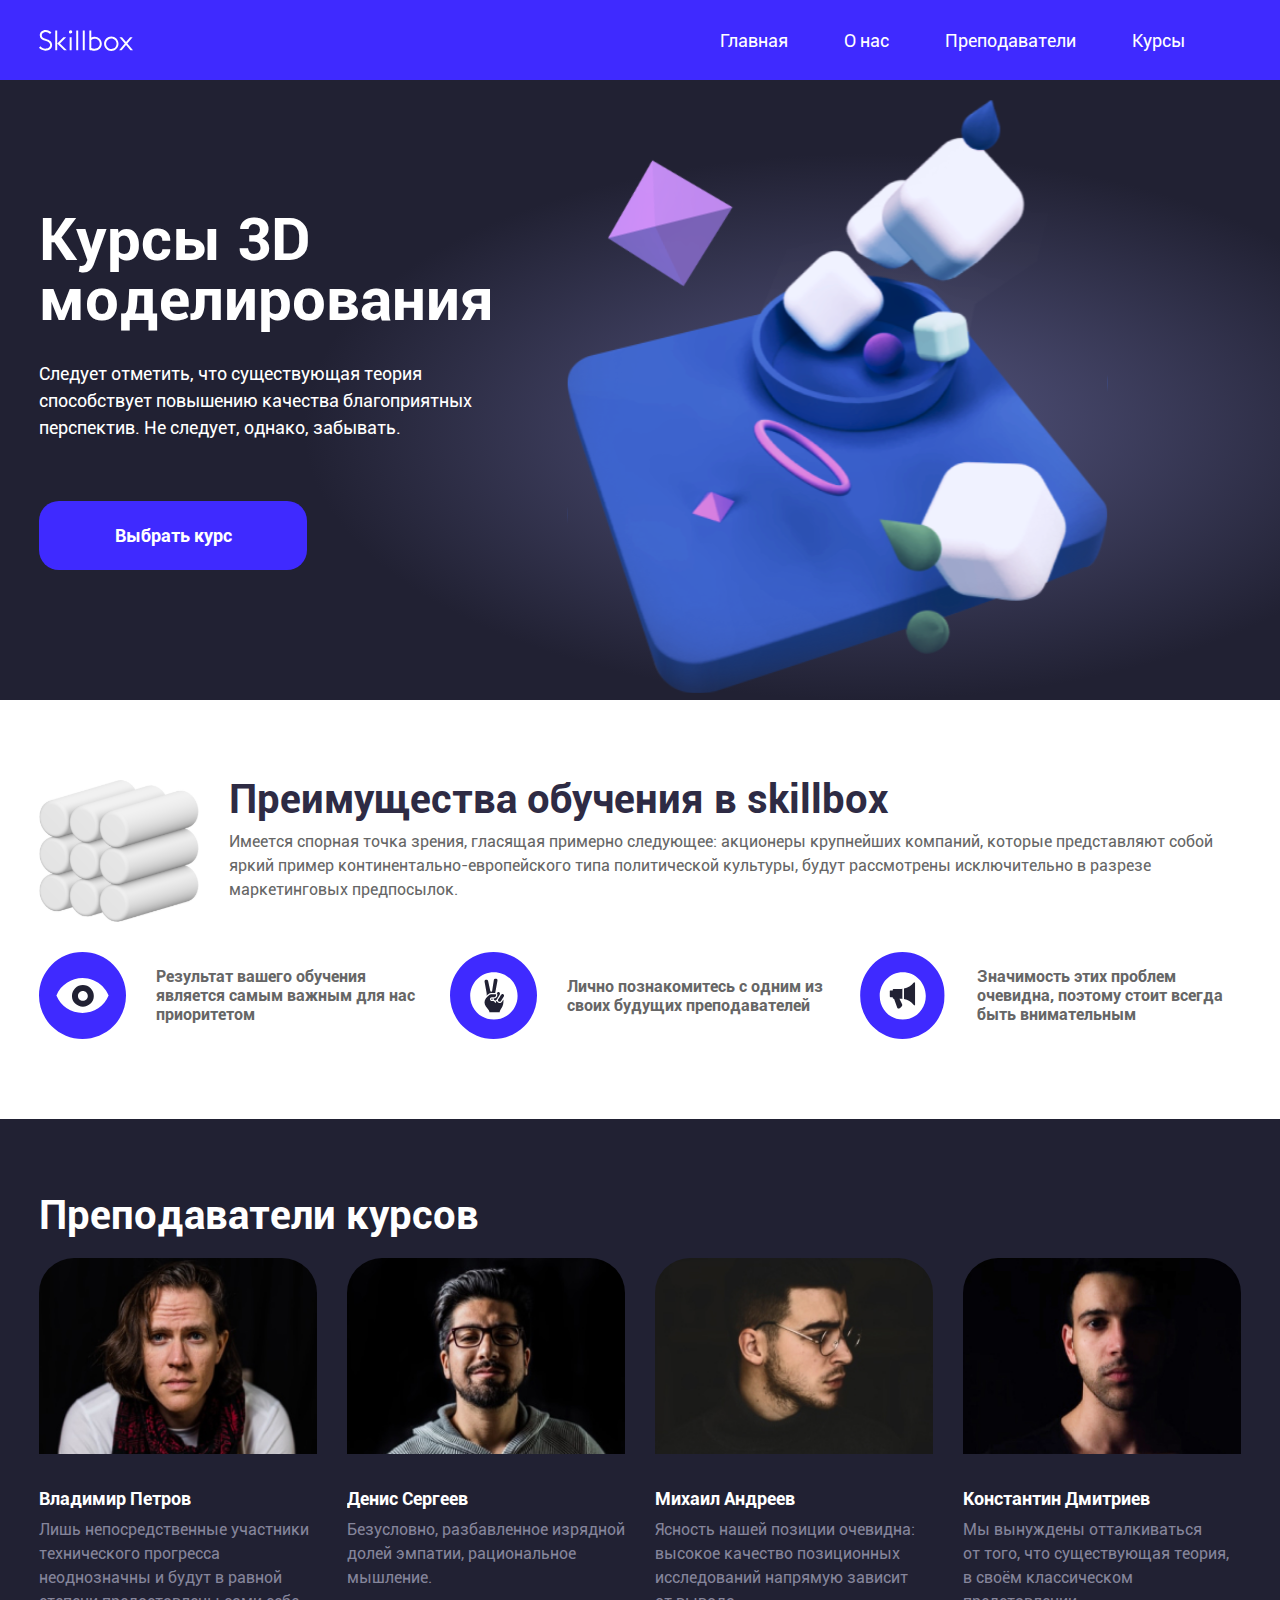
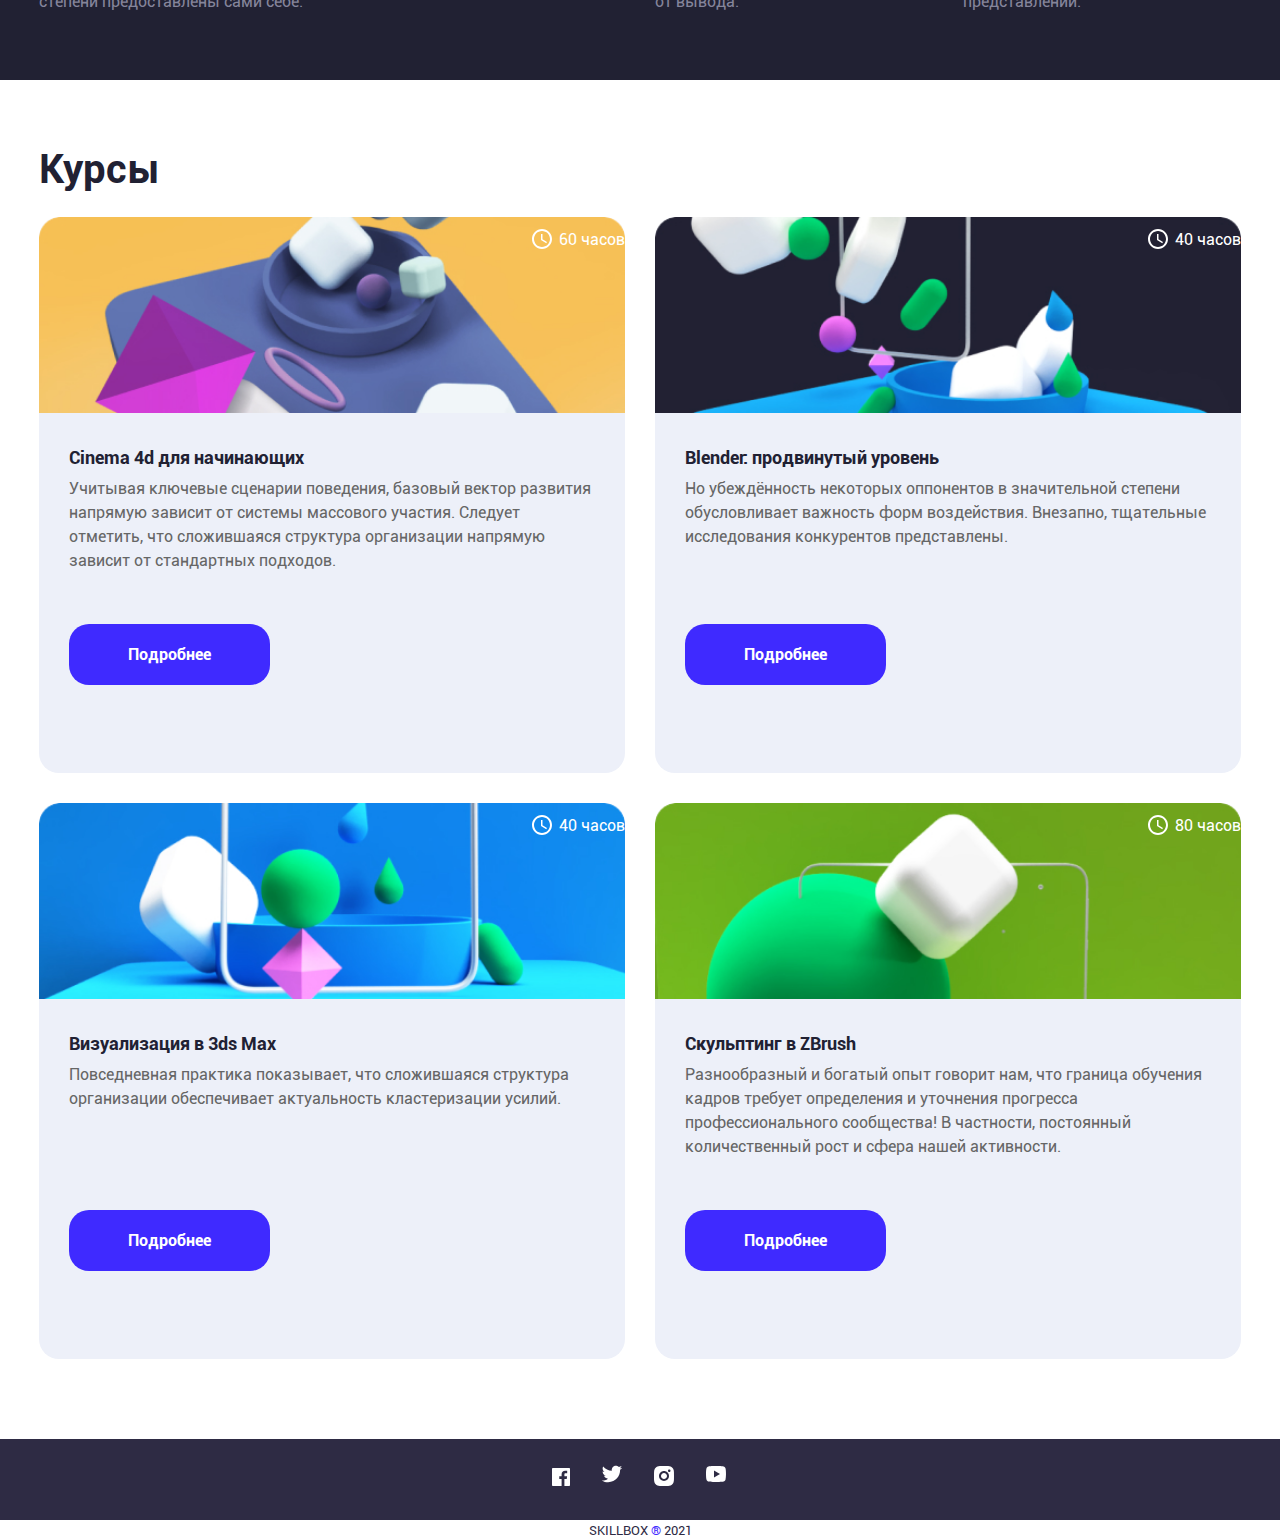
<file: 18_grid/index.html>
<!DOCTYPE html>
<html lang="ru">
<head>

  <meta charset="UTF-8">
  <meta http-equiv="X-UA-Compatible" content="IE=edge">
  <meta name="viewport" content="width=device-width, initial-scale=1.0">
  <title>Course 3D-modeling</title>
  <link rel="stylesheet" href="css/normalize.css">
  <link rel="stylesheet" href="css/bootstrap-grid.min.css">
  <link rel="stylesheet" href="css/style.css">
  <link rel="stylesheet" href="css/media.css">

  <link
    rel="icon"
    href="favicon.ico"
    type="image/x-icon"
  >

  <script defer src="js/burger.js"></script>

</head>

<body>
    <header class="header">

        <div class="header__container container">
          <h1 class="visually-hidden">Курсы 3D моделирования</h1>
            <button class="header__burger btn-reset hamburger--3dx hamburger js-burger" data-burger aria-label="Открыть меню" aria-expanded="false">
                <span class="hamburger__box">
                  <span class="hamburger__inner">
                  </span>
                </span>
              </button>

              <a class="header__logo" href="/">
                <picture>
                  <source srcset="img/logo@mobile.svg" media="(max-width: 320px)">
                  <img src="img/logo.svg" alt="Логотип курсов 3D моделирования">
                </picture>
              </a>
              <nav class="header__nav menu-nav">
                <div class="header__menu-wrap js-menu-wrap">
                    <ul class="header__menu list-reset">
                      <li class="header__menu-item"><a class="header__menu-link" href="#">Главная</a></li>
                      <li class="header__menu-item"><a class="header__menu-link" href="#about">О&nbsp;нас</a></li>
                      <li class="header__menu-item"><a class="header__menu-link" href="#teachers">Преподаватели</a></li>
                      <li class="header__menu-item"><a class="header__menu-link" href="#courses">Курсы</a></li>
                    </ul>
                </div>
              </nav>
        </div>
    </header>

    <main class="main">
      <section class="hero">
          <div class="container">
              <div class="hero__wrapper">
                  <div class="hero__content">
                    <div class="row">
                      <div class="col-lg-5 col-md-5 col-sm-5s">
                        <div class="hero__left">
                          <h2 class="hero__title">Курсы 3D моделирования</h2>
                          <p class="hero__text">Следует отметить, что существующая теория способствует повышению качества благоприятных перспектив. Не&nbsp;следует, однако, забывать.</p>
                          <button class="btn-reset btn hero__btn" aria-label="Кнопка выбор курса">Выбрать&nbsp;курс</button>
                        </div>
                      </div>


                      <div class="col-lg-7 col-md-7 col-sm-7">
                        <div class="hero__picture">
                          <img class="hero__img-cube" src="img/hero__img-cube.svg" alt="3D модель">
                          <img class="hero__img" src="img/hero__img.svg" alt="3D модель">
                        </div>
                    </div>
                  </div>
              </div>
            </div>
        </div>
      </section>

      <section class="advantages" id="about">
        <div class="container">
          <div class="advantages__box">
            <img class="advantages__picture" src="img/advantages.svg" alt="Картинка блоки">
            <div class="advantages__more">
              <h2 class="advantages__title">Преимущества обучения в&nbsp;skillbox</h2>
              <p class="advantages__descr">Имеется спорная точка зрения, гласящая примерно следующее: акционеры крупнейших компаний, которые представляют собой яркий пример континентально-европейского типа политической культуры, будут рассмотрены исключительно в разрезе маркетинговых предпосылок.
              </p>
            </div>
          </div>

          <div class="row">
              <div class="col-lg-4 col-md-4 col-sm-4">
                <div class="card" style="background-image: url('img/advantage_1.svg');">
                  <p class="advantages__text">
                    Результат вашего обучения является самым важным для нас приоритетом
                  </p>
                </div>
              </div>

              <div class="col-lg-4 col-md-4 col-sm-4">
                <div class="card" style="background-image: url('img/advantage_2.svg');">
                  <p class="advantages__text">
                    Лично познакомитесь с одним из своих будущих преподавателей
                  </p>
                </div>
              </div>

              <div class="col-lg-4 col-md-4 col-sm-4">
                <div class="card" style="background-image: url('img/advantage_3.svg');">
                  <p class="advantages__text">
                    Значимость этих проблем очевидна, поэтому стоит всегда быть внимательным
                  </p>
                </div>
              </div>
          </div>
        </div>
      </section>

     <section class="teachers" id="teachers">
        <div class="container">
          <h2 class="teachers__title">Преподаватели курсов</h2>
          <ul class="list-reset teachers__cards">
            <div class="row">
              <li class="col-lg-3 col-md-6 col-sm-6">
                <div class="teachers__item-content">
                  <div class="teachers__img">
                    <picture>
                      <source srcset="img/teacher_1@320.jpeg" media="(max-width: 320px)">
                      <source srcset="img/teacher_1@576.jpeg" media="(max-width: 576px)">
                      <source srcset="img/teacher_1@768.jpeg" media="(max-width: 768px)">
                      <img class="teacher__foto" srcset="img/teacher_1.jpeg" alt="Фотография Владимир Петров">
                    </picture>
                  </div>
                  <h3 class="teachers__info">Владимир Петров</h3>
                  <p class="teachers__descr">Лишь непосредственные участники технического прогресса неоднозначны и будут в равной степени предоставлены сами себе.</p>
                </div>
              </li>
              <li class="col-lg-3 col-md-6 col-sm-6">
                <div class="teachers__item-content">
                  <div class="teachers__img">
                    <picture>
                      <source srcset="img/teacher_2@320.jpeg" media="(max-width: 320px)">
                      <source srcset="img/teacher_2@576.jpeg" media="(max-width: 576px)">
                      <source srcset="img/teacher_2@768.jpeg" media="(max-width: 768px)">
                      <img class="teacher__foto" srcset="img/teacher_2.jpeg" alt="Фотография Денис Сергеев">
                    </picture>
                  </div>
                  <h3 class="teachers__info">Денис Сергеев</h3>
                  <p class="teachers__descr">Безусловно, разбавленное изрядной долей эмпатии, рациональное мышление.</p>
                </div>
              </li>
              <li class="col-lg-3 col-md-6 col-sm-6">
                <div class="teachers__item-content">
                  <div class="teachers__img">
                    <picture>
                      <source srcset="img/teacher_3@320.jpeg" media="(max-width: 320px)">
                      <source srcset="img/teacher_3@576.jpeg" media="(max-width: 576px)">
                      <source srcset="img/teacher_3@768.jpeg" media="(max-width: 768px)">
                      <img class="teacher__foto" srcset="img/teacher_3.jpeg" alt="Фотография Михаил Андреев">
                    </picture>
                  </div>
                  <h3 class="teachers__info">Михаил Андреев</h3>
                  <p class="teachers__descr">Ясность нашей позиции очевидна: высокое качество позиционных исследований напрямую зависит от&nbsp;вывода.</p>
                </div>
              </li>
              <li class="col-lg-3 col-md-6 col-sm-6">
                <div class="teachers__item-content">
                  <div class="teachers__img">
                    <picture>
                      <source srcset="img/teacher_4@320.jpeg" media="(max-width: 320px)">
                      <source srcset="img/teacher_4@576.jpeg" media="(max-width: 576px)">
                      <source srcset="img/teacher_4@768.jpeg" media="(max-width: 768px)">
                      <img class="teacher__foto" srcset="img/teacher_4.jpeg" alt="Фотография Константин Дмитриев">
                    </picture>
                  </div>
                  <h3 class="teachers__info">Константин Дмитриев</h3>
                  <p class="teachers__descr">Мы&nbsp;вынуждены отталкиваться от&nbsp;того, что существующая теория, в&nbsp;своём классическом представлении.</p>
                </div>
              </li>
            </div>
          </ul>
        </div>
      </section>

     <section class="courses" id="courses">
        <div class="container">
          <h2 class="courses__title">Курсы</h2>
          <ul class="list-reset courses__list">
            <div class="row">
              <li class="col-lg-6 col-md-6 col-sm-6">
                <div class="courses__item-content">
                  <div class="courses__img">
                    <picture>
                      <source srcset="img/course_1@320.jpeg" media="(max-width: 320px)">
                      <source srcset="img/course_1@576.jpeg" media="(max-width: 576px)">
                      <source srcset="img/course_1@768.jpeg" media="(max-width: 768px)">
                      <img class="course__picture" srcset="img/course_1.jpeg" alt="Картинка к курсу Cinema 4d">
                    </picture>
                    <span class="courses__hour">
                      <svg class="coueses__svg" width="24" height="24" viewBox="0 0 24 24" fill="none" xmlns="http://www.w3.org/2000/svg">
                        <g clip-path="url(#clip0_51_38)">
                        <path d="M11.99 2C6.47 2 2 6.48 2 12C2 17.52 6.47 22 11.99 22C17.52 22 22 17.52 22 12C22 6.48 17.52 2 11.99 2ZM12 20C7.58 20 4 16.42 4 12C4 7.58 7.58 4 12 4C16.42 4 20 7.58 20 12C20 16.42 16.42 20 12 20Z" fill="white"/>
                        <path d="M12.5 7H11V13L16.25 16.15L17 14.92L12.5 12.25V7Z" fill="white"/>
                        </g>
                        <defs>
                        <clipPath id="clip0_51_38">
                        <rect width="24" height="24" fill="white"/>
                        </clipPath>
                        </defs>
                        </svg>
                      <span class="courses__text">60 часов</span>
                    </span>
                  </div>

                  <div class="courses__detail">
                    <h3 class="courses__name">Cinema 4d&nbsp;для начинающих</h3>
                    <p class="courses__descr">Учитывая ключевые сценарии поведения, базовый вектор развития напрямую зависит от системы массового участия. Следует отметить, что сложившаяся структура организации напрямую зависит от стандартных&nbsp;подходов.</p>
                    <a class="btn-reset btn courses__btn" href="#" target="_blank" aria-label="Кнопка подробнее">Подробнее</a>
                  </div>
                </div>
              </li>

              <li class="col-lg-6 col-md-6 col-sm-6">
                <div class="courses__item-content">
                  <div class="courses__img">
                    <picture>
                      <source srcset="img/course_2@320.jpeg" media="(max-width: 320px)">
                      <source srcset="img/course_2@576.jpeg" media="(max-width: 576px)">
                      <source srcset="img/course_2@768.jpeg" media="(max-width: 768px)">
                      <img class="course__picture" srcset="img/course_2.jpeg" alt="Картинка к курсу Blender">
                    </picture>
                    <span class="courses__hour">
                      <svg class="coueses__svg" width="24" height="24" viewBox="0 0 24 24" fill="none" xmlns="http://www.w3.org/2000/svg">
                        <g clip-path="url(#clip0_51_38)">
                        <path d="M11.99 2C6.47 2 2 6.48 2 12C2 17.52 6.47 22 11.99 22C17.52 22 22 17.52 22 12C22 6.48 17.52 2 11.99 2ZM12 20C7.58 20 4 16.42 4 12C4 7.58 7.58 4 12 4C16.42 4 20 7.58 20 12C20 16.42 16.42 20 12 20Z" fill="white"/>
                        <path d="M12.5 7H11V13L16.25 16.15L17 14.92L12.5 12.25V7Z" fill="white"/>
                        </g>
                        <defs>
                        <clipPath id="clip0_51_38">
                        <rect width="24" height="24" fill="white"/>
                        </clipPath>
                        </defs>
                        </svg>
                      <span class="courses__text">40 часов</span>
                    </span>
                  </div>

                  <div class="courses__detail">
                    <h3 class="courses__name">Blender:&nbsp;продвинутый уровень</h3>
                    <p class="courses__descr">Но&nbsp;убеждённость некоторых оппонентов в&nbsp;значительной степени обусловливает важность форм воздействия. Внезапно, тщательные исследования конкурентов представлены.</p>
                    <a class="btn-reset btn courses__btn" href="#" target="_blank" aria-label="Кнопка подробнее">Подробнее</a>
                  </div>
                </div>
              </li>


              <li class="col-lg-6 col-md-6 col-sm-6">
                <div class="courses__item-content">
                  <div class="courses__img">
                    <picture>
                      <source srcset="img/course_3@320.jpeg" media="(max-width: 320px)">
                      <source srcset="img/course_3@576.jpeg" media="(max-width: 576px)">
                      <source srcset="img/course_3@768.jpeg" media="(max-width: 768px)">
                      <img class="course__picture" class="course__origin" srcset="img/course_3.jpeg" alt="Картинка к курсу Визуализация 3ds Max">
                    </picture>
                    <span class="courses__hour">
                      <svg class="coueses__svg" width="24" height="24" viewBox="0 0 24 24" fill="none" xmlns="http://www.w3.org/2000/svg">
                        <g clip-path="url(#clip0_51_38)">
                        <path d="M11.99 2C6.47 2 2 6.48 2 12C2 17.52 6.47 22 11.99 22C17.52 22 22 17.52 22 12C22 6.48 17.52 2 11.99 2ZM12 20C7.58 20 4 16.42 4 12C4 7.58 7.58 4 12 4C16.42 4 20 7.58 20 12C20 16.42 16.42 20 12 20Z" fill="white"/>
                        <path d="M12.5 7H11V13L16.25 16.15L17 14.92L12.5 12.25V7Z" fill="white"/>
                        </g>
                        <defs>
                        <clipPath id="clip0_51_38">
                        <rect width="24" height="24" fill="white"/>
                        </clipPath>
                        </defs>
                        </svg>
                      <span class="courses__text">40 часов</span>
                    </span>
                  </div>

                  <div class="courses__detail">
                    <h3 class="courses__name">Визуализация в 3ds&nbsp;Max</h3>
                    <p class="courses__descr">Повседневная практика показывает, что сложившаяся структура организации обеспечивает актуальность кластеризации усилий.</p>
                    <a class="btn-reset btn courses__btn" href="#" target="_blank" aria-label="Кнопка подробнее">Подробнее</a>
                  </div>
                </div>
              </li>

              <li class="col-lg-6 col-md-6 col-sm-6">
                <div class="courses__item-content">
                  <div class="courses__img">
                    <picture>
                      <source srcset="img/course_4@320.jpeg" media="(max-width: 320px)">
                      <source srcset="img/course_4@576.jpeg" media="(max-width: 576px)">
                      <source srcset="img/course_4@768.jpeg" media="(max-width: 768px)">
                      <img class="course__picture" srcset="img/course_4.jpeg" alt="Картинка к курсу Скульптинг ZBrush">
                    </picture>
                    <span class="courses__hour">
                      <svg class="coueses__svg" width="24" height="24" viewBox="0 0 24 24" fill="none" xmlns="http://www.w3.org/2000/svg">
                        <g clip-path="url(#clip0_51_38)">
                        <path d="M11.99 2C6.47 2 2 6.48 2 12C2 17.52 6.47 22 11.99 22C17.52 22 22 17.52 22 12C22 6.48 17.52 2 11.99 2ZM12 20C7.58 20 4 16.42 4 12C4 7.58 7.58 4 12 4C16.42 4 20 7.58 20 12C20 16.42 16.42 20 12 20Z" fill="white"/>
                        <path d="M12.5 7H11V13L16.25 16.15L17 14.92L12.5 12.25V7Z" fill="white"/>
                        </g>
                        <defs>
                        <clipPath id="clip0_51_38">
                        <rect width="24" height="24" fill="white"/>
                        </clipPath>
                        </defs>
                        </svg>
                      <span class="courses__text">80 часов</span>
                    </span>
                  </div>

                  <div class="courses__detail">
                    <h3 class="courses__name">Скульптинг в&nbsp;ZBrush</h3>
                    <p class="courses__descr">Разнообразный и богатый опыт говорит нам, что граница обучения кадров требует определения и уточнения прогресса профессионального сообщества! В частности, постоянный количественный рост и сфера нашей активности.</p>
                    <a class="btn-reset btn courses__btn" href="#" target="_blank" aria-label="Кнопка подробнее">Подробнее</a>
                  </div>
                </div>
               </li>
            </div>
          </ul>
        </div>
      </section>

      <footer class="footer">
        <div class="footer__container container">
          <ul classs="list-reset footer__socials socials">
            <li class="socials__item">
              <a class="socials__link" href="#" aria-label="Ссылка на Facebook">
                <svg width="18" height="18" viewBox="0 0 18 18" fill="none" xmlns="http://www.w3.org/2000/svg">
                  <path d="M12.402 18V11.034H14.735L15.084 8.326H12.402V6.598C12.402 5.814 12.62 5.279 13.744 5.279H15.178V2.857C14.4838 2.78334 13.7861 2.74762 13.088 2.75C11.021 2.75 9.606 4.012 9.606 6.33V8.326H7.268V11.034H9.606V18H1C0.734784 18 0.48043 17.8946 0.292893 17.7071C0.105357 17.5196 0 17.2652 0 17V1C0 0.734784 0.105357 0.48043 0.292893 0.292893C0.48043 0.105357 0.734784 0 1 0H17C17.2652 0 17.5196 0.105357 17.7071 0.292893C17.8946 0.48043 18 0.734784 18 1V17C18 17.2652 17.8946 17.5196 17.7071 17.7071C17.5196 17.8946 17.2652 18 17 18H12.402V18Z" fill="white"/>
                </svg>
              </a>
            </li>

            <li class="socials__item">
              <a class="socials__link" href="#" aria-label="Ссылка на Twitter">
                <svg width="24" height="24" viewBox="0 0 24 24" fill="none" xmlns="http://www.w3.org/2000/svg">
                  <g clip-path="url(#clip0_51_15)">
                  <path d="M22.1621 5.65593C21.3986 5.99362 20.589 6.2154 19.7601 6.31393C20.6338 5.79136 21.2878 4.96894 21.6001 3.99993C20.7801 4.48793 19.8811 4.82993 18.9441 5.01493C18.3147 4.34151 17.4804 3.89489 16.571 3.74451C15.6616 3.59413 14.728 3.74842 13.9153 4.18338C13.1026 4.61834 12.4564 5.30961 12.0772 6.14972C11.6979 6.98983 11.6068 7.93171 11.8181 8.82893C10.1552 8.74558 8.52838 8.31345 7.04334 7.56059C5.55829 6.80773 4.24818 5.75097 3.19805 4.45893C2.82634 5.09738 2.63101 5.82315 2.63205 6.56193C2.63205 8.01193 3.37005 9.29293 4.49205 10.0429C3.82806 10.022 3.17869 9.84271 2.59805 9.51993V9.57193C2.59825 10.5376 2.93242 11.4735 3.5439 12.221C4.15538 12.9684 5.00653 13.4814 5.95305 13.6729C5.33667 13.84 4.69036 13.8646 4.06305 13.7449C4.32992 14.5762 4.85006 15.3031 5.55064 15.824C6.25123 16.3449 7.09718 16.6337 7.97005 16.6499C7.10253 17.3313 6.10923 17.8349 5.04693 18.1321C3.98464 18.4293 2.87418 18.5142 1.77905 18.3819C3.69075 19.6114 5.91615 20.264 8.18905 20.2619C15.8821 20.2619 20.0891 13.8889 20.0891 8.36193C20.0891 8.18193 20.0841 7.99993 20.0761 7.82193C20.8949 7.23009 21.6017 6.49695 22.1631 5.65693L22.1621 5.65593Z" fill="white"/>
                  </g>
                  <defs><clipPath id="clip0_51_15"><rect width="24" height="24" fill="white"/></clipPath></defs>
                </svg>
              </a>
            </li>

            <li class="socials__item">
              <a class="socials__link" href="#" aria-label="Ссылка на Instagram">
                <svg width="20" height="20" viewBox="0 0 20 20" fill="none" xmlns="http://www.w3.org/2000/svg">
                  <path d="M10 0C12.717 0 13.056 0.00999994 14.122 0.0599999C15.187 0.11 15.912 0.277 16.55 0.525C17.21 0.779 17.766 1.123 18.322 1.678C18.8305 2.1779 19.224 2.78259 19.475 3.45C19.722 4.087 19.89 4.813 19.94 5.878C19.987 6.944 20 7.283 20 10C20 12.717 19.99 13.056 19.94 14.122C19.89 15.187 19.722 15.912 19.475 16.55C19.2247 17.2178 18.8311 17.8226 18.322 18.322C17.822 18.8303 17.2173 19.2238 16.55 19.475C15.913 19.722 15.187 19.89 14.122 19.94C13.056 19.987 12.717 20 10 20C7.283 20 6.944 19.99 5.878 19.94C4.813 19.89 4.088 19.722 3.45 19.475C2.78233 19.2245 2.17753 18.8309 1.678 18.322C1.16941 17.8222 0.775931 17.2175 0.525 16.55C0.277 15.913 0.11 15.187 0.0599999 14.122C0.0129999 13.056 0 12.717 0 10C0 7.283 0.00999994 6.944 0.0599999 5.878C0.11 4.812 0.277 4.088 0.525 3.45C0.775236 2.78218 1.1688 2.17732 1.678 1.678C2.17767 1.16923 2.78243 0.775729 3.45 0.525C4.088 0.277 4.812 0.11 5.878 0.0599999C6.944 0.0129999 7.283 0 10 0ZM10 5C8.67392 5 7.40215 5.52678 6.46447 6.46447C5.52678 7.40215 5 8.67392 5 10C5 11.3261 5.52678 12.5979 6.46447 13.5355C7.40215 14.4732 8.67392 15 10 15C11.3261 15 12.5979 14.4732 13.5355 13.5355C14.4732 12.5979 15 11.3261 15 10C15 8.67392 14.4732 7.40215 13.5355 6.46447C12.5979 5.52678 11.3261 5 10 5V5ZM16.5 4.75C16.5 4.41848 16.3683 4.10054 16.1339 3.86612C15.8995 3.6317 15.5815 3.5 15.25 3.5C14.9185 3.5 14.6005 3.6317 14.3661 3.86612C14.1317 4.10054 14 4.41848 14 4.75C14 5.08152 14.1317 5.39946 14.3661 5.63388C14.6005 5.8683 14.9185 6 15.25 6C15.5815 6 15.8995 5.8683 16.1339 5.63388C16.3683 5.39946 16.5 5.08152 16.5 4.75ZM10 7C10.7956 7 11.5587 7.31607 12.1213 7.87868C12.6839 8.44129 13 9.20435 13 10C13 10.7956 12.6839 11.5587 12.1213 12.1213C11.5587 12.6839 10.7956 13 10 13C9.20435 13 8.44129 12.6839 7.87868 12.1213C7.31607 11.5587 7 10.7956 7 10C7 9.20435 7.31607 8.44129 7.87868 7.87868C8.44129 7.31607 9.20435 7 10 7V7Z" fill="white"/>
                </svg>
              </a>
            </li>

            <li class="socials__item">
              <a class="socials__link" href="#" aria-label="Ссылка на YouTube">
                <svg width="24" height="24" viewBox="0 0 24 24" fill="none" xmlns="http://www.w3.org/2000/svg">
                  <g clip-path="url(#clip0_51_21)">
                    <path d="M21.543 6.498C22 8.28 22 12 22 12C22 12 22 15.72 21.543 17.502C21.289 18.487 20.546 19.262 19.605 19.524C17.896 20 12 20 12 20C12 20 6.107 20 4.395 19.524C3.45 19.258 2.708 18.484 2.457 17.502C2 15.72 2 12 2 12C2 12 2 8.28 2.457 6.498C2.711 5.513 3.454 4.738 4.395 4.476C6.107 4 12 4 12 4C12 4 17.896 4 19.605 4.476C20.55 4.742 21.292 5.516 21.543 6.498V6.498ZM10 15.5L16 12L10 8.5V15.5Z" fill="white"/>
                  </g>
                  <defs><clipPath id="clip0_51_21"><rect width="24" height="24" fill="white"/></clipPath></defs>
                </svg>
              </a>
            </li>
          </ul>
        </div>


        <div class="footer__descr">
          <p class="footer__text">SKILLBOX <span class="footer__span">® </span>2021</p>
        </div>
      </footer>
    </main>
  </body>
</html>
</file>
<file: 07_layout-flexbox/css/style.css>
@font-face {
  font-family: "Muller Light";
  src: url(../fonts/MullerLight.woff2) format('woff2'), 
    url('../fonts/MullerLight.woff') format('woff');
  font-display: swap;
  font-weight: 300;
  font-style: normal;
}

@font-face {
  font-family: "Muller Regular";
  src: url('../fonts/MullerRegular.woff2') format('woff2'),
    url('../fonts/MullerRegular.woff') format('woff');
  font-display: swap;
  font-weight: 400;
  font-size: 16px;
  font-style: normal;
}

@font-face {
  font-family: "Muller Medium";
  src: url('../fonts/MullerMedium.woff2') format('woff2'),
    url('../fonts/MullerMedium.woff') format('woff');
    font-display: swap;
    font-weight: 500;
    font-style: normal;
}

@font-face {
  font-family: "Muller Bold";
  src: url('../fonts/MullerBold.woff2') format('woff2'),
    url('../fonts/MullerBold.woff') format('woff');
    font-display: swap;
    font-weight: 700;
    font-size: 16px;
    font-style: normal;
}

* {
  margin: 0;
  padding: 0;
  box-sizing: border-box;
}

/* для скрытых элементов */
.hidden {
  display: none;
}

body {
  min-width: 1170px;
	font-family: 'Muller Regular', sans-serif;
  background-color: #F1F1F1;
}

a {
  color: inherit;
	text-decoration: none;
}

ul {
  list-style-type: none;
}

img {
	max-width: 100%;
}

/* сброс для ul */
.list-reset {
  margin: 0;
  padding: 0;
  list-style: none;
}

/* сброс для кнопок */
.btn-reset {
  padding: 0;
  border: none;
  background-color: transparent;
  cursor: pointer;
}

/* дисплей flex */
.flex {
  display: flex;
}

.container {
  max-width: 1170px;
  padding: 0 15px;
  margin: 0 auto;
}

.header {
  padding-top: 30px;
  margin-bottom: 70px;
}

.header-link {
  margin-bottom: 30px;
  align-items: center;
}

.header-logo {
  margin-right: 40px;
  width: 261px;
}

.contacts-item-link {
  margin-right: auto;
  align-items: center;
  font-family: "Muller Medium";
  font-size: 20px;
  color: #666;
}

.account {
  padding-left: 28px;
  background-image: url("../img/keyboard_tab.png");
  background-repeat: no-repeat;
  background-position: left center;
  background-size: 25px 25px;
  color: #cc9933;
}

.header-div-nav {
  padding: 14px 45px;
  align-items: center;
  border-radius: 12px;
  background-color: #fff;
  color: #666;
}

.header-nav {
  margin-right: auto;
  justify-content: space-between;
}

.header-list-item:not(:last-child) {
  margin-right: 45px;
}

.header-btn {
  text-align: center;
  white-space: nowrap; 
}

.want_tour {
  margin-right: 40px;
}

.want_tour, .coll {
  padding: 13px 20px 13px 20px;
  border-radius: 10px;
  border: 1px solid #CC9933;
  background-color: #fff;
  color: #CC9933;
}

/* main-section */
.main-section {
  margin-bottom: 70px;
}

.title-2 {
  margin-bottom: 20px;
  padding-left: 43px;
  font-size: 40px;
  text-align: left;
  color: #333;
}

.main-box {
  flex-wrap: nowrap;
  background-position: left center;
  background-repeat: no-repeat;
}

.main-box-2card {
  margin-right: 24px;
}

/* разделы спецпредложений */
.specially-1 {
  flex-direction: column;
  margin-bottom: 24px;
  padding: 40px 108px 40px 45px;
  background-image:  linear-gradient(to right, rgba(48, 64, 89, 0.84) 0%, 
    rgba(53, 65, 83, 0) 88.67%), url("../img/specially1.png");
  border-radius: 15px;
  width: 573px;
  height: 258px;
}

.specially-2 {
  flex-direction: column;
  padding: 40px 108px 40px 45px;
  background-image: linear-gradient(to right, rgba(48, 64, 89, 0.84), 
    rgba(53, 65, 83, 0)), 
    url("../img/specially2.png");
  border-radius: 15px;
  width: 573px;
  height: 258px;
}

.specially-3 {
  flex-direction: column;
  padding: 212px 229px 148px 45px;
  background-image: url("../img/specially3.png");
  border-radius: 15px;
  width: 573px;
  height: 540px;
}

.title-3 {
  margin-bottom: 15px;
  font-family: "Muller Bold";
  font-size: 40px;
  text-align: left;
  color: #FFFFFF;
}

.price {
  margin-bottom: 47px;
  font-size: 20px;
  text-align: left;
  color: #FFFFFF;
  vertical-align: top;
  opacity: 80%;
  fill: solid;
}

.more {
  display: inline-block;
  padding-right: 15px;
  align-self: flex-start;
  text-align: left;
  background-image: url("../img/Rectangle2.svg");
  background-repeat: no-repeat;
  background-position: right center;
  color: #F0BF5F;
  
}

.section-descr {
  line-height: 32px;
  text-align: left;
  vertical-align: top;
}

/* секция about_us */
.about_us {
  margin-bottom: 70px;
}
.about_us-descr {
  width: 888px;
}

/* секция services */
.services {
  margin-bottom: 70px;
}

.services-title {
  display: inline-block;
  align-self: flex-start;
  margin: 0;
  padding-right: 15px;
  background-image: url("../img/Rectangle2.svg");
  background-repeat: no-repeat;
  background-position: right center;
  font-family: "Muller Medium";
  font-size: 20px;
  color: #CC9933;
}

.list-services {
  flex-wrap: wrap; 
  width: 1170px;
} 

/* текст внутри карточек colum (текст с помощью паддингов*/
.list-item-services {
  flex-direction: column;
  justify-content: end;
  margin-bottom: 24px;
  padding: 26px 136px 35px 45px;
  width: 573px;
  height: 330px;

  background-repeat: no-repeat;
  border-radius: 15px;
  background-color: #FFF;
  text-align: center left;
}

.list-item-services:not(:nth-child(2n)) {
  margin-right: 24px; 
}

.list-item-services:nth-last-child(-n+2) {
  margin-bottom: 0; 
}

.img-1 {
  background-image: url('../img/img-1.jpg');
}

.img-2 {
  background-image: url('../img/img-2.jpg');
}

.img-3 {
  background-image: url('../img/img-3.jpg');  
}

.img-4 {
  background-image: url('../img/img-4.jpg');
}

/* секция .benefits */
.benefits {
  margin-bottom: 70px;
}

.list-benefits {
  flex-wrap: wrap; 
  width: 1170px;
} 

.list-item-benefits {
  margin-bottom: 22px;
  padding: 116px 42px 32px 45px;
  width: 276px;
  height: 276px;
  background-color: #FFF;
  background-position: 45px 40px;

  background-repeat: no-repeat;
  border-radius: 15px;
  text-align: center left;
}

.list-item-benefits:not(:nth-child(4n)) {
  margin-right: 22px; 
}

.list-item-benefits:nth-last-child(-n+4) {
  margin-bottom: 0; 
}

.picture-1 {
  background-image: url('../img/bathtub.jpg');
}

.picture-2 {
  background-image: url('../img/hanger.jpg');
}

.picture-3 {
  background-image: url('../img/heating.jpg');
}

.picture-4 {
  background-image: url('../img/hotel-key.jpg');
}

.picture-5 {
  background-image: url('../img/parking.jpg');
}

.picture-6 {
  background-image: url('../img/reception.jpg');
}

.picture-7 {
  background-image: url('../img/security-box.jpg');
}

.picture-8 {
  background-image: url('../img/swimming-pool.jpg');
}

/* секция .accommodation */
.accommodation {
  margin-bottom: 70px;
}

.list-accommodation {
  flex-wrap: wrap;
  width: 1170px; 
} 

.list-item-accommodation {
  margin-bottom: 24px;
  width: 374px;
  height: 440px;
  background-color: #FFF;
  border-radius: 15px;
  text-align: center left;
  background-repeat: no-repeat;
  overflow: hidden;

}

.list-item-accommodation:not(:nth-child(3n)) {
  margin-right: 24px; 
  position: relative;
}

.list-item-accommodation:nth-last-child(-n+3) {
  margin-bottom: 0;
}

.article {
  object-fit: cover;
}

.article-img {
  margin-bottom: 32px;
}

.accommodation-article{
  margin-bottom: 22px;
  padding-left: 45px;
}

.accommodation-from {
  margin-bottom: 16px;
  color: #999;
}

.accommodation-price{
  font-family: "Muller Bold";
  color: #000;
}

.accommodation-night {
  color: #000;
}

.rating {
margin-bottom: 16px;
}

.accommodation-title {
  margin-bottom: 16px;
  font-family: "Muller Regular";
  font-size: 16px;
  color: #000;
}

.accommodation-adress {
  margin-bottom: 20px;
  color: rgba(153, 153, 153, 1);
}

.rooms {
  margin-bottom: 45px;
  text-align: center;
  padding: 13px 20px 13px 20px;
  border-radius: 10px;
  border: 1px solid #CC9933;
  color: #CC9933;
  background-color: #fff;
}

.more-hotels {
  padding-top: 373px;
  width: 100%;
  background-image: url("../img/siting9.jpg");
  background-position: center;
  object-fit: cover;
  text-align: center;
  border-radius: 15px;
  font-family: "Muller Medium";
  font-size: 20px;
  color: #FFF;
}

.arrow {
  display: inline-block;
  align-self: flex-start;
  padding-right: 15px;
  background-image: url("../img/Rectangle-w.svg");
  background-repeat: no-repeat;
  background-position: right;
}
</file>
<file: 08_layout-stylization/css/style.css>
@font-face {
  font-family: "Muller";
  src: local('Muller Light'), url("../fonts/MullerLight.woff2") format('woff2'), 
    url('../fonts/MullerLight.woff') format('woff');
  font-display: swap;
  font-weight: 300;
  font-style: normal;
}

@font-face {
  font-family: "Muller";
  src: local('Muller Regular'), url('../fonts/MullerRegular.woff2') format('woff2'),
    url('../fonts/MullerRegular.woff') format('woff');
  font-display: swap;
  font-weight: 400;
  font-style: normal;
}

@font-face {
  font-family: "Muller";
  src: local('Muller Medium'), url('../fonts/MullerMedium.woff2') format('woff2'),
    url('../fonts/MullerMedium.woff') format('woff');
    font-display: swap;
    font-weight: 500;
    font-style: normal;
}

@font-face {
  font-family: "Muller";
  src: local('Muller Bold'), url('../fonts/MullerBold.woff2') format('woff2'),
    url('../fonts/MullerBold.woff') format('woff');
    font-display: swap;
    font-weight: 700;
    font-style: normal;
}

html {
  box-sizing: border-box;
}

*, ::after, ::before {
  box-sizing: inherit; 
}

a {
  color: inherit;
	text-decoration: none;
}

ul {
  list-style-type: none;
}

img {
	max-width: 100%;
}

/* для скрытых элементов */
.hidden {
  display: none;
}

body {
  min-width: 320px;
	font-family: 'Muller', sans-serif;
  font-weight: 400;
  font-size: 16px;
  line-height: 16px;
  background-color: #F1F1F1;
}

/* сброс для ul */
.list-reset {
  margin: 0;
  padding: 0;
  list-style: none;
}

/* сброс для кнопок */
.btn-reset {
  padding: 0;
  border: none;
  background-color: transparent;
  cursor: pointer;
}

/* дисплей flex */
.flex {
  display: flex;
}

.container {
  max-width: 1170px;
  padding: 0 15px;
  margin: 0 auto;
}

.header {
  padding-top: 30px;
  margin-bottom: 70px;
}

.header-link {
  margin-bottom: 30px;
  align-items: center;
}

.header-logo {
  margin-right: 40px;
  width: 261px;
}

.contacts-item-link {
  margin-right: auto;
  align-items: center;
  font-weight: 500;
  font-size: 20px;
  line-height: 20px;
  color: #666;
}

.account {
  padding-left: 28px;
  background-image: url("../img/keyboard_tab.png");
  background-repeat: no-repeat;
  background-position: left center;
  background-size: 25px 25px;
  color: #cc9933;
}

.header-div-nav {
  padding: 14px 45px;
  align-items: center;
  border-radius: 15px;
  background-color: #fff;
  color: #666;
}

.header-nav {
  margin-right: auto;
  justify-content: space-between;
}

.header-list {
  margin: 0;
  padding: 0;
}

.header-list-item:not(:last-child) {
  margin-right: 45px;
}

.header-btn {
  text-align: center;
  white-space: nowrap; 
}

.want_tour {
  margin-right: 40px;
}

.want_tour, .coll {
  padding: 13px 20px 13px 20px;
  border-radius: 10px;
  border: 1px solid #CC9933;
  background-color: #fff;
  color: #CC9933;
}

/* main-section */
.main-section {
  margin-bottom: 70px;
}

.title-2 {
  margin: 0;
  margin-bottom: 20px;
  padding-left: 43px;
  font-size: 40px;
  line-height: 40px;
  font-weight: 400;
  color: #333;
}

.main-box {
  flex-wrap: nowrap;
  background-position: left center;
  background-repeat: no-repeat;
}

.main-box-2card {
  margin-right: 24px;
}

/* разделы спецпредложений */
.specially {
  margin-bottom: 24px;
  padding: 40px 108px 40px 45px;
  background-repeat: no-repeat;
  background-size: cover;
  border-radius: 15px;
  width: 573px;
}

.specially:last-child {
  margin-bottom: 0;
}

.foto-1{
  background-image:  linear-gradient(to right, rgba(48, 64, 89, 0.84) 0%, 
    rgba(53, 65, 83, 0) 88.67%), url("../img/specially1.png");
}

.foto-2  {
  background-image: linear-gradient(to right, rgba(48, 64, 89, 0.84), 
    rgba(53, 65, 83, 0)), 
    url("../img/specially2.png");
}
  
.specially-3 {
  padding: 212px 229px 40px 45px;
  background-image: url("../img/specially3.png");
  background-repeat: no-repeat;
  background-size: cover;
  border-radius: 15px;
  width: 573px;
}

.title-3 {
  margin: 0;
  margin-bottom: 15px;
  font-size: 40px;
  line-height: 40px;
  text-align: left;
  color: #FFFFFF;
}

.title-specially {
  margin: 0;
  margin-bottom: 15px;
  font-weight: 700;
  font-size: 60px;
  line-height: 60px;
  color: #FFFFFF;
}

.price {
  display: block;
  margin-bottom: 47px;
  font-size: 20px;
  line-height: 20px;
  text-align: left;
  color: #FFFFFF;
  opacity: 0.8;
  fill: solid;
}

.price-specially {
  font-size: 30px;
}
.more {
  padding-right: 15px;
  background-image: url("../img/Rectangle2.svg");
  background-repeat: no-repeat;
  background-position: right center;
  color: #F0BF5F;
  
}

.section-descr {
  margin: 0;
  font-weight: 400;
  font-size: 16px;
  line-height: 200%;
  color: #000;
}

/* секция about_us */
.about_us {
  margin-bottom: 70px;
}
.about_us-descr {
  margin: 0;
  width: 888px;
}

/* секция services */
.services {
  margin-bottom: 70px;
}

.services-title {
  margin: 0;
}

.services-link {
  padding-right: 15px;
  background-image: url("../img/Rectangle2.svg");
  background-repeat: no-repeat;
  background-position: right center;
  font-weight: 500;
  font-size: 20px;
  line-height: 200%;
  color: #CC9933;
}

.list-services {
  flex-wrap: wrap; 
  width: 1170px;
} 

/* текст внутри карточек colum (текст с помощью паддингов*/
.list-item-services {
  flex-direction: column;
  justify-content: end;
  margin-bottom: 24px;
  padding: 191px 126px 35px 45px;
  width: 573px;

  background-repeat: no-repeat;
  border-radius: 15px;
  background-color: #FFF;
}

.list-item-services:not(:nth-child(2n)) {
  margin-right: 24px; 
}

.list-item-services:nth-last-child(-n+2) {
  margin-bottom: 0; 
}

.img-1 {
  background-image: url('../img/img-1.jpg');
}

.img-2 {
  background-image: url('../img/img-2.jpg');
}

.img-3 {
  background-image: url('../img/img-3.jpg');  
}

.img-4 {
  background-image: url('../img/img-4.jpg');
}

/* секция .benefits */
.benefits {
  margin-bottom: 70px;
}

.list-benefits {
  flex-wrap: wrap; 
  width: 1170px;
} 

.list-item-benefits {
  margin-bottom: 22px;
  padding: 116px 42px 32px 45px;
  width: 276px;
  background-color: #FFF;
  background-position: 45px 40px;

  background-repeat: no-repeat;
  border-radius: 15px;
  text-align: center left;
}

.list-item-benefits:not(:nth-child(4n)) {
  margin-right: 22px; 
}

.list-item-benefits:nth-last-child(-n+4) {
  margin-bottom: 0; 
}

.picture-1 {
  background-image: url('../img/bathtub.jpg');
}

.picture-2 {
  background-image: url('../img/hanger.jpg');
}

.picture-3 {
  background-image: url('../img/heating.jpg');
}

.picture-4 {
  background-image: url('../img/hotel-key.jpg');
}

.picture-5 {
  background-image: url('../img/parking.jpg');
}

.picture-6 {
  background-image: url('../img/reception.jpg');
}

.picture-7 {
  background-image: url('../img/security-box.jpg');
}

.picture-8 {
  background-image: url('../img/swimming-pool.jpg');
}

/* секция .accommodation */
.accommodation {
  margin-bottom: 70px;
}

.list-accommodation {
  flex-wrap: wrap;
  width: 1170px; 
  margin-bottom: 70px;
} 

.list-item-accommodation {
  margin-bottom: 24px;
  width: 374px;
  background-color: #FFF;
  border-radius: 15px;
  background-repeat: no-repeat;
  overflow: hidden;
}

.list-item-accommodation:not(:nth-child(3n)) {
  margin-right: 24px; 
}

.list-item-accommodation:nth-last-child(-n+3) {
  margin-bottom: 0;
}

.article {
  object-fit: cover;
}

.accommodation-article{
  padding: 32px 45px 45px;
}

.accommodation-price-raiting {
  margin-bottom: 16px;
}

.accommodation-from {
  color: #999;
}

.accommodation-price{
  font-size: 20px;
  line-height: 20px;
  font-weight: 700;
  color: #000;
}

.accommodation-night {
  color: #000;
}

.accommodation-title {
  margin: 0;
  margin-bottom: 16px;
  font-size: 16px;
  line-height: 16px;
  color: #000;
}

.accommodation-adress {
  margin-bottom: 20px;
  font-weight: 400;
  font-size: 16px;
  line-height: 16px;
  color: #999;
}

.rooms {
  padding: 13px 20px;
  border-radius: 10px;
  border: 1px solid #CC9933;
  color: #CC9933;
  background-color: #fff;
}

.more-hotels {
  padding-right: 15px;
  font-weight: 500;
  font-size: 20px;
  line-height: 200%;
  text-align: center;
  color: #FFFFFF;
  background-image: url("../img/Rectangle-w.svg");
  background-repeat: no-repeat;
  background-position: right;
}

.list-item-accommodation-foto {
  display: flex;
  justify-content: center;
  align-items: flex-end;
  padding-bottom: 27px;
  background-image: url("../img/siting9.jpg");
  background-position: center;
  background-repeat: no-repeat;
  background-size: cover;
  border-radius: 15px;
}
</file>
<file: 09_advanced-html/css/style.css>
@font-face {
  font-family: "Muller";
  src: local('Muller Light'), url("../fonts/MullerLight.woff2") format('woff2'), 
    url('../fonts/MullerLight.woff') format('woff');
  font-display: swap;
  font-weight: 300;
  font-style: normal;
}

@font-face {
  font-family: "Muller";
  src: local('Muller Regular'), url('../fonts/MullerRegular.woff2') format('woff2'),
    url('../fonts/MullerRegular.woff') format('woff');
  font-display: swap;
  font-weight: 400;
  font-style: normal;
}

@font-face {
  font-family: "Muller";
  src: local('Muller Medium'), url('../fonts/MullerMedium.woff2') format('woff2'),
    url('../fonts/MullerMedium.woff') format('woff');
    font-display: swap;
    font-weight: 500;
    font-style: normal;
}

@font-face {
  font-family: "Muller";
  src: local('Muller Bold'), url('../fonts/MullerBold.woff2') format('woff2'),
    url('../fonts/MullerBold.woff') format('woff');
    font-display: swap;
    font-weight: 700;
    font-style: normal;
}

html {
  box-sizing: border-box;
}

*, ::after, ::before {
  box-sizing: inherit; 
}

a {
  color: inherit;
	text-decoration: none;
}

ul {
  list-style-type: none;
}

img {
	max-width: 100%;
}

/* для скрытых элементов */
.hidden {
  display: none;
}

body {
  min-width: 320px;
	font-family: 'Muller', sans-serif;
  font-weight: 400;
  font-size: 16px;
  line-height: 16px;
  background-color: #F1F1F1;
}

/* сброс для ul */
.list-reset {
  margin: 0;
  padding: 0;
  list-style: none;
}

/* сброс для кнопок */
.btn-reset {
  padding: 0;
  border: none;
  background-color: transparent;
  cursor: pointer;
}

/* дисплей flex */
.flex {
  display: flex;
}

.container {
  max-width: 1170px;
  padding: 0 15px;
  margin: 0 auto;
}

.header {
  padding-top: 30px;
  margin-bottom: 70px;
}

.header-link {
  margin-bottom: 30px;
  align-items: center;
}

.header-logo {
  margin-right: 40px;
  width: 261px;
}

.contacts-item-link {
  margin-right: auto;
  align-items: center;
  font-weight: 500;
  font-size: 20px;
  line-height: 20px;
  color: #666;
}

.account {
  padding-left: 28px;
  background-image: url("../img/keyboard_tab.png");
  background-repeat: no-repeat;
  background-position: left center;
  background-size: 25px 25px;
  color: #cc9933;
}

.header-div-nav {
  padding: 14px 45px;
  align-items: center;
  border-radius: 15px;
  background-color: #fff;
  color: #666;
}

.header-nav {
  margin-right: auto;
  justify-content: space-between;
}

.header-list {
  margin: 0;
  padding: 0;
}

.header-list-item:not(:last-child) {
  margin-right: 45px;
}

.header-btn {
  text-align: center;
  white-space: nowrap; 
}

.want_tour {
  margin-right: 40px;
}

.want_tour, .coll, .btn-tour {
  padding: 13px 20px 13px 20px;
  border-radius: 10px;
  border: 1px solid #CC9933;
  background-color: #fff;
  color: #CC9933;
}

/* main-section */
.main-section {
  margin-bottom: 70px;
}

.title-2 {
  margin: 0;
  margin-bottom: 20px;
  padding-left: 43px;
  font-size: 40px;
  line-height: 40px;
  font-weight: 400;
  color: #333;
}

.main-box {
  flex-wrap: nowrap;
  background-position: left center;
  background-repeat: no-repeat;
}

.main-box-2card {
  margin-right: 24px;
}

/* разделы спецпредложений */
.specially {
  margin-bottom: 24px;
  padding: 40px 108px 40px 45px;
  background-repeat: no-repeat;
  background-size: cover;
  border-radius: 15px;
  width: 573px;
}

.specially:last-child {
  margin-bottom: 0;
}

.foto-1{
  background-image:  linear-gradient(to right, rgba(48, 64, 89, 0.84) 0%, 
    rgba(53, 65, 83, 0) 88.67%), url("../img/specially1.png");
}

.foto-2  {
  background-image: linear-gradient(to right, rgba(48, 64, 89, 0.84), 
    rgba(53, 65, 83, 0)), 
    url("../img/specially2.png");
}
  
.specially-3 {
  padding: 212px 229px 40px 45px;
  background-image: url("../img/specially3.png");
  background-repeat: no-repeat;
  background-size: cover;
  border-radius: 15px;
  width: 573px;
}

.title-3 {
  margin: 0;
  margin-bottom: 15px;
  font-size: 40px;
  line-height: 40px;
  text-align: left;
  color: #FFFFFF;
}

.title-specially {
  margin: 0;
  margin-bottom: 15px;
  font-weight: 700;
  font-size: 60px;
  line-height: 60px;
  color: #FFFFFF;
}

.price {
  display: block;
  margin-bottom: 47px;
  font-size: 20px;
  line-height: 20px;
  text-align: left;
  color: #FFFFFF;
  opacity: 0.8;
  fill: solid;
}

.price-specially {
  font-size: 30px;
}
.more {
  padding-right: 15px;
  background-image: url("../img/Rectangle2.svg");
  background-repeat: no-repeat;
  background-position: right center;
  color: #F0BF5F;
  
}

.section-descr {
  margin: 0;
  font-weight: 400;
  font-size: 16px;
  line-height: 200%;
  color: #000;
}

/* секция about_us */
.about_us {
  margin-bottom: 70px;
}
.about_us-descr {
  margin: 0;
  width: 888px;
}

/* секция services */
.services {
  margin-bottom: 70px;
}

.services-title {
  margin: 0;
}

.services-link {
  padding-right: 15px;
  background-image: url("../img/Rectangle2.svg");
  background-repeat: no-repeat;
  background-position: right center;
  font-weight: 500;
  font-size: 20px;
  line-height: 200%;
  color: #CC9933;
}

.list-services {
  flex-wrap: wrap; 
  width: 1170px;
} 

/* текст внутри карточек colum (текст с помощью паддингов*/
.list-item-services {
  flex-direction: column;
  justify-content: end;
  margin-bottom: 24px;
  padding: 191px 126px 35px 45px;
  width: 573px;

  background-repeat: no-repeat;
  border-radius: 15px;
  background-color: #FFF;
}

.list-item-services:not(:nth-child(2n)) {
  margin-right: 24px; 
}

.list-item-services:nth-last-child(-n+2) {
  margin-bottom: 0; 
}

.img-1 {
  background-image: url('../img/img-1.jpg');
}

.img-2 {
  background-image: url('../img/img-2.jpg');
}

.img-3 {
  background-image: url('../img/img-3.jpg');  
}

.img-4 {
  background-image: url('../img/img-4.jpg');
}

/* секция .benefits */
.benefits {
  margin-bottom: 70px;
}

.list-benefits {
  flex-wrap: wrap; 
  width: 1170px;
} 

.list-item-benefits {
  margin-bottom: 22px;
  padding: 116px 42px 32px 45px;
  width: 276px;
  background-color: #FFF;
  background-position: 45px 40px;

  background-repeat: no-repeat;
  border-radius: 15px;
  text-align: center left;
}

.list-item-benefits:not(:nth-child(4n)) {
  margin-right: 22px; 
}

.list-item-benefits:nth-last-child(-n+4) {
  margin-bottom: 0; 
}

.picture-1 {
  background-image: url('../img/bathtub.jpg');
}

.picture-2 {
  background-image: url('../img/hanger.jpg');
}

.picture-3 {
  background-image: url('../img/heating.jpg');
}

.picture-4 {
  background-image: url('../img/hotel-key.jpg');
}

.picture-5 {
  background-image: url('../img/parking.jpg');
}

.picture-6 {
  background-image: url('../img/reception.jpg');
}

.picture-7 {
  background-image: url('../img/security-box.jpg');
}

.picture-8 {
  background-image: url('../img/swimming-pool.jpg');
}

/* секция .accommodation */
.accommodation {
  margin-bottom: 70px;
}

.list-accommodation {
  flex-wrap: wrap;
  width: 1170px; 
  margin-bottom: 70px;
} 

.list-item-accommodation {
  margin-bottom: 24px;
  width: 374px;
  background-color: #FFF;
  border-radius: 15px;
  background-repeat: no-repeat;
  overflow: hidden;
}

.list-item-accommodation:not(:nth-child(3n)) {
  margin-right: 24px; 
}

.list-item-accommodation:nth-last-child(-n+3) {
  margin-bottom: 0;
}

.article {
  object-fit: cover;
}

.accommodation-article{
  padding: 32px 45px 45px;
}

.accommodation-price-raiting {
  margin-bottom: 16px;
}

.accommodation-from {
  color: #999;
}

.accommodation-price{
  font-size: 20px;
  line-height: 20px;
  font-weight: 700;
  color: #000;
}

.accommodation-night {
  color: #000;
}

.accommodation-title {
  margin: 0;
  margin-bottom: 16px;
  font-size: 16px;
  line-height: 16px;
  color: #000;
}

.accommodation-adress {
  margin-bottom: 20px;
  font-weight: 400;
  font-size: 16px;
  line-height: 16px;
  color: #999;
}

.rooms {
  padding: 13px 20px;
  border-radius: 10px;
  border: 1px solid #CC9933;
  color: #CC9933;
  background-color: #fff;
}

.more-hotels {
  padding-right: 15px;
  font-weight: 500;
  font-size: 20px;
  line-height: 200%;
  text-align: center;
  color: #FFFFFF;
  background-image: url("../img/Rectangle-w.svg");
  background-repeat: no-repeat;
  background-position: right;
}

.list-item-accommodation-foto {
  display: flex;
  justify-content: center;
  align-items: flex-end;
  padding-bottom: 27px;
  background-image: url("../img/siting9.jpg");
  background-position: center;
  background-repeat: no-repeat;
  background-size: cover;
  border-radius: 15px;
}

/* tour */
.tour {
  padding-top: 35px;
  padding-bottom: 35px;
}

.tour-gray {
  width: 1170px;
  padding: 38px 45px 70px;
  border-radius: 15px;
  background-color: #E9E9E9;
}

.tour-title {
  margin-left: 0;
  padding-left: 0;
}

.tour-form {
  display: flex;
  flex-wrap: wrap;
  justify-content: space-between;
  padding: 32px 28px;
  align-items: center;
  border-radius: 15px;
  background-color: #FFFFFF;
}

.tour-label {
  display: flex;
  flex-direction: column;
  align-items: flex-start;
}

.tour-lable-big {
  width: 189px;
}

.tour-label-text {
  margin-bottom: 15px;
  font-size: 12px;
  line-height: 12px;
  color: #000000;
}

.tour-input {
  width: 100%;
  border: none;
}

.tour-input-border {
  border-bottom: 1px solid #E9E9E9;
}

/* contacts */
.contacts {
  padding-top: 35px;
  padding-bottom: 20px;
}

.contacts-white {
  flex-wrap: wrap;
  justify-content: space-between;
  padding: 45px;
  border-radius: 15px;
  background-color: #FFFFFF;
}

.contacts-info-wrap {
  max-width: 375px;
  width: 100%;
  line-height: 150%;
}

.contacts-reception {
  max-width: 653px;
  width: 100%;
  border-radius: 10px;
}

.contacts-list {
  margin-bottom: 45px;
}

.contacts-info {
  flex-wrap: wrap;
  justify-content: space-between;
  align-items: flex-start;
  margin-bottom: 25px;
  padding-bottom: 23px;
  border-bottom: 1px solid #E9E9E9;
}

.contact-adress {
  font-style: normal;
}

.contacts-info:last-child {
  margin-bottom: 0;
}

.contacts-title {
  margin: 0;
  width: 100%;
  max-width: 120px;
  font-weight: 700;
  font-size: 20px;
  line-height: 20px;
  color: #000000;
}

.contact-descr {
  width: 229px;
}


.contacts-right {
  width: 100%;
  max-width: 230px;
}

.contact-text {
  margin: 0;
  width: 229px;
  font-style: normal;
  color: #000000;
}

.contact-link {
  color: #CC9933;
}

.contact-phones, .contacts-mail {
  flex-direction:  column;
  align-items: flex-start;
}

.mail {
  color: #999999;
}

.contact-map-btn {
  padding: 27px 29px;
  color: #CC9933;
  border: 1px solid #CC9933;
  border-radius: 10px;
}

/* footer */
.footer {
  padding-top: 20px;
  padding-bottom: 30px;
}

.footer-black {
  padding: 45px;
  border-radius: 15px;
  background-color: #333333;
  background-image: url("../img/sun.svg");
  background-repeat: no-repeat;
  block-size: 254px 228px;
  background-position: right 177px bottom;
}

.footer-left {
  max-width: 302px;
  margin-right: 125px;
}

.footer-descr {
  margin-bottom: 37px;
  font-style: normal;
  line-height: 190%;
  color: #FFFFFF;
}

.footer-descr:nth-child(2n) {
  margin-bottom: 40px;
}

.footer-center {
  max-width: 359px;
  font-style: normal;
}

.footer-address {
  margin: 0;
  margin-bottom: 15px;
}


.links-wrap {
  margin: 0;
  padding: 0;
  flex-direction: column;
  align-items: flex-start;
  line-height: 150%;
}

.link-footer:nth-child(2n) {
  margin-bottom: 15px;
}

.footer-social {
  margin-left: auto;
}

.footer-social:not(:last-child) {
  margin-bottom: 20px;
}
</file>
<file: 11_advanced-css/css/style.css>
@font-face {
  font-family: "Muller";
  src: local('Muller Light'), url("../fonts/MullerLight.woff2") format('woff2'),
    url('../fonts/MullerLight.woff') format('woff');
  font-display: swap;
  font-weight: 300;
  font-style: normal;
}

@font-face {
  font-family: "Muller";
  src: local('Muller Regular'), url('../fonts/MullerRegular.woff2') format('woff2'),
    url('../fonts/MullerRegular.woff') format('woff');
  font-display: swap;
  font-weight: 400;
  font-style: normal;
}

@font-face {
  font-family: "Muller";
  src: local('Muller Medium'), url('../fonts/MullerMedium.woff2') format('woff2'),
    url('../fonts/MullerMedium.woff') format('woff');
    font-display: swap;
    font-weight: 500;
    font-style: normal;
}

@font-face {
  font-family: "Muller";
  src: local('Muller Bold'), url('../fonts/MullerBold.woff2') format('woff2'),
    url('../fonts/MullerBold.woff') format('woff');
    font-display: swap;
    font-weight: 700;
    font-style: normal;
}

:root {
  --light: #FFF;
  --brown: #CC9933;
  --dark: #000;
}
html {
  box-sizing: border-box;
}

*, ::after, ::before {
  box-sizing: inherit;
}

a {
  color: inherit;
	text-decoration: none;
}

ul {
  list-style-type: none;
}

img {
	max-width: 100%;
}

/* для скрытых элементов */
.hidden {
  display: none;
}

body {
  min-width: 320px;
	font-family: 'Muller', sans-serif;
  font-weight: 400;
  font-size: 16px;
  line-height: 16px;
  background-color: #F1F1F1;
}

/* сброс для ul */
.list-reset {
  margin: 0;
  padding: 0;
  list-style: none;
}

/* сброс для кнопок */
.btn-reset {
  padding: 0;
  border: none;
  background-color: transparent;
  cursor: pointer;
  transition: background-color 0.3s ease-in-out;
}

.want_tour:hover, .coll:hover, .rooms:hover, .btn-tour:hover, .contact-map-btn:hover {
  background-color: var(--brown);
  color: var(--light);
  transition: background-color 0.3s ease-in-out;
}

.want_tour:focus, .coll:focus, .rooms:focus, .btn-tour:focus, .contact-map-btn:focus {
  background-color: var(--brown);
  color: var(--light);
  transition: background-color 0.3s ease-in-out;
}

.want_tour:active, .coll:active, .rooms:active , .btn-tour:active , .contact-map-btn:active {
  background-color: #A47312;
  color: var(--light);
  transition: background-color 0.3s ease-in-out;
}

/* дисплей flex */
.flex {
  display: flex;
}

.container {
  max-width: 1170px;
  padding: 0 15px;
  margin: 0 auto;
}

.header {
  padding-top: 30px;
  margin-bottom: 70px;
}

.header-links {
  margin-bottom: 30px;
  align-items: center;
}


.header-logo {
  margin-right: 40px;
  width: 261px;
}

.contacts-item-link {
  margin-right: auto;
  align-items: center;
  font-weight: 500;
  font-size: 20px;
  line-height: 20px;
  color: #666;
}

.contacts-item-link:hover, .header-link:hover {
  color: var(--brown);
  transition: color 0.3s ease-in-out;
}

.contacts-item-link:focus, .header-link:focus {
  color: var(--brown);
  outline: 1px solid var(--brown);
  outline-offset: 5px;
  transition: color 0.3s ease-in-out;
}

.contacts-item-link:active, .header-link:active {
  color: #A47312;
  transition: color 0.3s ease-in-out;
}

.account {
  padding-left: 28px;
  background-image: url("../img/keyboard_tab.png");
  background-repeat: no-repeat;
  background-position: left center;
  background-size: 25px 25px;
  color: var(--brown);
  transition: background-color 0.3s ease-in-out;
}

.account:hover {
  background-image: url("../img/keyboard_focus.png");
  color: #F0BF5F;
  transition: color 0.3s ease-in-out;
}

.contact-link-mail:hover, .contact-phone:hover {
  color: #F0BF5F;
  transition: color 0.3s ease-in-out;
}

.account:focus, .contact-link-mail:focus, .contact-phone:focus {
  outline: 1px solid var(--brown);
  outline-offset: 5px;
  color: #F0BF5F;
  transition: color 0.3s ease-in-out;
}

.account:active {
  background-image: url("../img/keyboard_tab.png");
  color:  #A47312;
  transition: color 0.3s ease-in-out;
}

.contact-link-mail:active, .contact-phone:active {
  color:  #A47312;
  outline: 1px solid var(--brown);
  outline-offset: 5px;
  transition: color 0.3s ease-in-out;
}
.header-div-nav {
  padding: 14px 45px;
  align-items: center;
  border-radius: 15px;
  background-color: var(--light);
  color: #666;
}

.header-nav {
  margin-right: auto;
  justify-content: space-between;
}

.header-list {
  margin: 0;
  padding: 0;
}

.header-list-item:not(:last-child) {
  margin-right: 45px;
}

.header-btn {
  text-align: center;
  white-space: nowrap;
}

.want_tour {
  margin-right: 40px;
}

.want_tour, .coll, .btn-tour {
  padding: 13px 20px 13px 20px;
  border-radius: 10px;
  align-items: center;
  justify-content: center;
  border: 1px solid var(--brown);
  color: var(--brown);
}

/* main-section */
.main-section {
  margin-bottom: 70px;
}

.title-2 {
  margin: 0;
  margin-bottom: 20px;
  padding-left: 43px;
  font-size: 40px;
  line-height: 40px;
  font-weight: 400;
  color: #333;
}

.main-box {
  flex-wrap: nowrap;
  background-position: left center;
  background-repeat: no-repeat;
}

.main-box-2card {
  margin-right: 24px;
}

/* разделы спецпредложений */
.specially {
  position: relative;
  margin-bottom: 24px;
  padding: 40px 108px 40px 45px;
  background-repeat: no-repeat;
  background-size: cover;
  border-radius: 15px;
  width: 573px;
}

.specially:last-child {
  margin-bottom: 0;
}

.foto-1{
  background-image:  linear-gradient(to right, rgba(48, 64, 89, 0.84) 0%,
    rgba(53, 65, 83, 0) 88.67%), url("../img/specially1.png");
}

.foto-2  {
  background-image: linear-gradient(to right, rgba(48, 64, 89, 0.84),
    rgba(53, 65, 83, 0)),
    url("../img/specially2.png");
}

.specially-3 {
  position: relative;
  padding: 212px 229px 40px 45px;
  background-image: url("../img/specially3.png");
  background-repeat: no-repeat;
  background-size: cover;
  border-radius: 15px;
  width: 573px;
}

.title-3 {
  margin: 0;
  margin-bottom: 15px;
  font-size: 40px;
  line-height: 40px;
  text-align: left;
  color: var(--light);
}

.title-specially {
  margin: 0;
  margin-bottom: 15px;
  font-weight: 700;
  font-size: 60px;
  line-height: 60px;
  color: var(--light);
}

.price {
  display: block;
  margin-bottom: 47px;
  font-size: 20px;
  line-height: 20px;
  text-align: left;
  color: var(--light);
  opacity: 0.8;
  fill: solid;
}

.price-specially {
  font-size: 30px;
}

.more {
  color: #F0BF5F;
}

.more::before {
  content: "";
  position: relative;
  opacity: 0;
  top: 0;
  left: 0;
  right: 0;
  bottom: 0;
  opacity: 1;
  outline: 1px solid #f0bf5f;
  outline-offset: -5px;
}

.more svg {
  vertical-align: middle;
}

.more:hover svg {
  content: "";
  position: relative;
  transform: translateX(10px);
  transition:  0.3s ease-in-out;
}

.more:active {
  color: var(--light);
  transition: color 0.3s ease-in-out;
}

.more:focus::after {
  content: "";
  position: absolute;
  top: 0;
  right: 0;
  bottom: 0;
  left: 0;
  outline: 1px solid #f0bf5f;
  outline-offset: 5px;
}

.card:focus-within::after {
  opacity: 1;
}

.section-descr {
  margin: 0;
  font-weight: 400;
  font-size: 16px;
  line-height: 200%;
  color: var(--dark);
}

/* секция about_us */
.about_us {
  margin-bottom: 70px;
}

.about_us-descr {
  margin: 0;
  width: 888px;
}

/* секция services */
.services {
  margin-bottom: 70px;
}

.services-title {
  margin: 0;
}

.services-link {
  padding-right: 15px;
  background-position: right center;
  font-weight: 500;
  font-size: 20px;
  line-height: 200%;
  color: var(--brown);
}

.services-link:focus::before {
  content: "";
  position: absolute;
  top: 0;
  right: 0;
  left: 0;
  bottom: 0;
  outline: 1px solid var(--brown);
  outline-offset: 5px;
}

.services-link svg {
  vertical-align: middle;
}

.services-link:hover svg {
  content: "";
  position: relative;
  transform: translateX(10px);
  transition:  0.3s ease-in-out;
  color: #F0BF5F;
  transition: color 0.3s ease-in-out;
}

.services-link:focus {
  color: var(--brown);
  transition: color 0.3s ease-in-out;
}

.services-link:active{
  color: #A47312;
  transition: color 0.3s ease-in-out;
}

.list-services {
  flex-wrap: wrap;
  width: 1170px;
}

/* текст внутри карточек colum (текст с помощью паддингов*/
.list-item-services {
  position: relative;
  flex-direction: column;
  justify-content: end;
  margin-bottom: 24px;
  padding: 191px 126px 35px 45px;
  width: 573px;

  background-repeat: no-repeat;
  border-radius: 15px;
  background-color: var(--light);
}

.list-item-services:not(:nth-child(2n)) {
  margin-right: 24px;
}

.list-item-services:nth-last-child(-n+2) {
  margin-bottom: 0;
}

.img-1 {
  background-image: url('../img/img-1.jpg');
}

.img-2 {
  background-image: url('../img/img-2.jpg');
}

.img-3 {
  background-image: url('../img/img-3.jpg');
}

.img-4 {
  background-image: url('../img/img-4.jpg');
}

/* секция .benefits */
.benefits {
  margin-bottom: 70px;
}

.list-benefits {
  flex-wrap: wrap;
  width: 1170px;
}

.list-item-benefits {
  margin-bottom: 22px;
  padding: 116px 42px 32px 45px;
  width: 276px;
  background-color: var(--light);
  background-position: 45px 40px;

  background-repeat: no-repeat;
  border-radius: 15px;
  text-align: center left;
}

.list-item-benefits:not(:nth-child(4n)) {
  margin-right: 22px;
}

.list-item-benefits:nth-last-child(-n+4) {
  margin-bottom: 0;
}

.picture-1 {
  background-image: url('../img/bathtub.jpg');
}

.picture-2 {
  background-image: url('../img/hanger.jpg');
}

.picture-3 {
  background-image: url('../img/heating.jpg');
}

.picture-4 {
  background-image: url('../img/hotel-key.jpg');
}

.picture-5 {
  background-image: url('../img/parking.jpg');
}

.picture-6 {
  background-image: url('../img/reception.jpg');
}

.picture-7 {
  background-image: url('../img/security-box.jpg');
}

.picture-8 {
  background-image: url('../img/swimming-pool.jpg');
}

/* секция .accommodation */
.accommodation {
  margin-bottom: 70px;
}

.list-accommodation {
  flex-wrap: wrap;
  width: 1170px;
  margin-bottom: 70px;
}

.list-item-accommodation {
  position: relative;
  margin-bottom: 24px;
  width: 374px;
  background-color: var(--light);
  border-radius: 15px;
  background-repeat: no-repeat;
  overflow: hidden;
}

.list-item-accommodation:not(:nth-child(3n)) {
  margin-right: 24px;
}

.list-item-accommodation:nth-last-child(-n+3) {
  margin-bottom: 0;
}

.article {
  object-fit: cover;
}

.accommodation-article{
  padding: 32px 45px 45px;
}

.accommodation-price-raiting {
  margin-bottom: 16px;
}

.accommodation-from {
  color: #999;
}

.accommodation-price{
  font-size: 20px;
  line-height: 20px;
  font-weight: 700;
  color: var(--dark);
}

.accommodation-night {
  color: var(--dark);
}

.accommodation-title {
  margin: 0;
  margin-bottom: 16px;
  font-size: 16px;
  line-height: 16px;
  color: var(--dark);
}

.accommodation-adress {
  margin-bottom: 20px;
  font-weight: 400;
  font-size: 16px;
  line-height: 16px;
  color: #999;
}

.rooms {
  padding: 13px 20px;
  border-radius: 10px;
  border: 1px solid var(--brown);
  color: var(--brown);
  background-color: var(--light);
}

.more-hotels {
  padding-right: 15px;
  font-weight: 500;
  font-size: 20px;
  line-height: 200%;
  text-align: center;
  color: var(--light);
  background-image: url("../img/Rectangle-w.svg");
  background-repeat: no-repeat;
  background-position: right;
}

.list-item-accommodation-foto {
  display: flex;
  justify-content: center;
  align-items: flex-end;
  padding-bottom: 27px;
  background-image: url("../img/siting9.jpg");
  background-position: center;
  background-repeat: no-repeat;
  background-size: cover;
  border-radius: 15px;
}

.more-hotels::before {
  content: "";
  position: absolute;
  max-width: 100%;
  max-height: 100%;
  top: 0;
  right: 0;
  left: 0;
  bottom: 0;
}
/* tour */
.tour {
  padding-top: 35px;
  padding-bottom: 35px;
}

.tour-gray {
  width: 1170px;
  padding: 38px 45px 70px;
  border-radius: 15px;
  background-color: #E9E9E9;
}

.tour-title {
  margin-left: 0;
  padding-left: 0;
}

.tour-form {
  display: flex;
  flex-wrap: wrap;
  padding: 32px 28px;
  align-items: center;
  border-radius: 15px;
  background-color: var(--light);
}

.tour-label {
  display: flex;
  flex-direction: column;
  align-items: flex-start;
  width: 141px;
  margin-right: 20px;
  padding-right: 20px;
}

.tour-lable-big {
  width: 189px;
}

.tour-label-text {
  margin-bottom: 15px;
  font-size: 12px;
  line-height: 12px;
  color: var(--dark);
}

.tour-input {
  width: 100%;
  border: none;
}

.tour-input-border {
  border-bottom: 1px solid #E9E9E9;
}

.btn-tour {
  display: flex;
  flex-grow: 1;
  width: 108px;
}

/* contacts */
.contacts {
  padding-top: 35px;
  padding-bottom: 20px;
}

.contacts-white {
  flex-wrap: wrap;
  justify-content: space-between;
  padding: 45px;
  border-radius: 15px;
  background-color: var(--light);
}

.contacts-info-wrap {
  max-width: 375px;
  width: 100%;
  line-height: 150%;
}

.contacts-reception {
  max-width: 653px;
  width: 100%;
  border-radius: 10px;
}

.contacts-list {
  margin-bottom: 45px;
}

.contacts-info {
  flex-wrap: wrap;
  justify-content: space-between;
  align-items: flex-start;
  margin-bottom: 25px;
  padding-bottom: 23px;
  border-bottom: 1px solid #E9E9E9;
}

.contacts-info:last-child {
  margin-bottom: 0;
}

.contacts-title {
  margin: 0;
  width: 100%;
  max-width: 120px;
  font-weight: 700;
  font-size: 20px;
  line-height: 20px;
  color: var(--dark);
}

.contacts-right {
  width: 100%;
  max-width: 230px;
}

.contact-text {
  font-style: normal;
  color: var(--dark);
}

.contact-link {
  color: var(--brown);
}

.contact-phones, .contacts-mail {
  flex-direction:  column;
  align-items: flex-start;
}

.mail {
  color: #999;
}

.contact-map-btn {
  padding: 27px 29px;
  color: var(--brown);
  border: 1px solid var(--brown);
  border-radius: 10px;
}

/* footer */
.footer {
  padding-top: 20px;
  padding-bottom: 30px;
}

.footer-descr {
  font-style: normal;
  line-height: 190%;
  color: var(--light);
}

.footer-descr:not(:last-child) {
  margin-bottom: 40px;
}

.footer-address {
  margin-bottom: 15px;
}

.footer-black {
  padding: 45px;
  border-radius: 15px;
  background-color: #333;
  background-image: url("../img/sun.svg");
  background-repeat: no-repeat;
  block-size: 254px 228px;
  background-position: right 177px bottom;
}

.links-wrap {
  flex-direction: column;
  align-items: flex-start;
  line-height: 150%;
  color: var(--brown);
}

.links-wrap:not(:last-child) {
  margin-bottom: 15px;
}

.footer-left {
  max-width: 302px;
  margin-right: 125px;
}

.footer-center {
  max-width: 359px;
  margin-right: 40px;
}

.footer-social {
  margin-left: auto;
}

.footer-social:not(:last-child) {
  margin-bottom: 20px;
}

.social-link path {
  display: inline-block;
  fill: #999;
  transition: fill 0.3s ease;
}

.social-link path:hover {
  fill: var(--brown);
  transition: fill 0.3s ease-in-out;
}

.social-link path:focus {
  fill: var(--brown);
  transition: fill 0.3s ease-in-out;
}

.social-link path:active {
  fill: #A47312;
  transition: fill 0.3s ease-in-out;
}
</file>
<file: 12_adaptive-layout-desktop/css/style.css>
@import url('_fonts.css');
@import url('_variables.css');
@import url('_global.css');
@import url('_header.css');
@import url('_hero.css');
@import url('_btn.css');
@import url('_about.css');
@import url('_card-detail.css');
@import url('_card.css');
@import url('_step.css');
@import url('_tabs.css');
@import url('_ask.css');
@import url('_accordion.css');
@import url('_footer.css');
@import url('_socials.css');
@import url('_feedback.css');
</file>
<file: 13_adaptive-layout-mobile/css/style.css>
@import url('_fonts.css');
@import url('_variables.css');
@import url('_global.css');
@import url('_burger.css');
@import url('_header.css');
@import url('_hero.css');
@import url('_btn.css');
@import url('_about.css');
@import url('_card-detail.css');
@import url('_card.css');
@import url('_step.css');
@import url('_tabs.css');
@import url('_ask.css');
@import url('_accordion.css');
@import url('_footer.css');
@import url('_socials.css');
@import url('_feedback.css');
</file>
<file: 13_adaptive-layout-mobile/css/media.css>
@media (max-width: 1714px) {
  .card-detail__content {
    flex-direction: row;
    flex-wrap: nowrap;
    justify-content: space-around;
    /* text-align: justify; */
  }
}

@media (max-width: 1440px) {
  .header__menu {
    margin-right: auto;
  }

  .about__column {
    width: 100%;
  }

  .about__column:not(:last-child) {
    margin-bottom: 32px;
  }

  .card {
    align-items: flex-start;
    max-width: 100%;
  }

  .card-detail {
    max-width: 100%;
  }

  .about__column--small-cards {
    flex-direction: row;
    justify-content: space-between;
  }

  .about__card--small {
    flex-grow: 0;
    width: calc(50% - 32px / 2);
    margin-bottom: 32px;
  }

  .footer__container {
    justify-content: flex-start;
  }

  .footer__feedback {
    width: calc(541 / 924 * 100%);
  }

  .footer__nav {
    margin-right: calc(132 / 924 * 100%);
  }

  .footer__descr {
    display: none;
  }

  .footer__logo {
    margin-bottom: 19px;
  }
}

@media (max-width: 1280px) {
  :root {
    --container-padding: 50px;
  }

  .header {
    justify-content: center;
    margin-bottom: 40px;
    padding-top: 26px;
    padding-bottom: 26px;
    vertical-align: middle;
  }

  .header__container {
    display: flex;
    justify-content: space-between;
    width: 100%;
  }

  .header__logo {
    width: 150px;
    height: 48px;
    margin: 0;
  }

  .header__menu {
    position: fixed;
    display: none;
  }

  .header__burger.hamburger {
    display: inline-block;
    width: 30px;
    height: 23px;
    margin: 0;
    padding: 0;
  }

  .hero {
    margin-bottom: 36px;
  }

  .hero__wrapper {
    padding: 160px 77px;
  }

  .hero__slider {
    background-image: url("../img/slide1@1024.png");
  }

  .hero__title {
    margin-bottom: 16px;
    font-size: 60px;
    line-height: 73px;
  }

  .hero__text {
    font-size: 20px;
    line-height: 24px;
  }

  .hero__text:last-of-type {
    margin-bottom: 60px;
  }

  .btn--big {
    padding: 25px 39px;
    font-size: 23px;
    line-height: 28px;
  }

  .about {
    margin-bottom: 80px;
  }

  .section-title {
    margin-bottom: 18px;
  }

  .about__descr {
    margin-bottom: 62px;
  }

  .about__column--small-cards {
    flex-direction: column;
    justify-content: flex-start;
  }

  .about__card--small {
    width: 100%;
    margin-bottom: 0;
  }

  .about__card--small:last-child {
    margin-bottom: 0;
  }

  .card {
    padding: 64px 140px 64px 75px;
  }

  .card::before {
    width: calc(190 / (924 - 75 - 140) * 100%);
    padding-top: calc(165 / (924 - 75 - 140) * 100%);
  }

  .card-detail {
    min-height: 640px;
    background-image: url("../img/builder@1024.jpeg");
  }

  .step {
    margin-bottom: 75px;
  }

  .step__title {
    margin-bottom: 50px;
  }

  .tabs__content {
    width: calc(437 / 924 * 100%);
  }

  .tabs__image-wrap {
    width: calc(437 / 924 * 100%);
  }

  .tabs__btn-list {
    margin-bottom: 48px;
  }

  .tabs__descr {
    margin-bottom: 25px;
  }

  .tabs__link {
    margin-bottom: 0;
  }

  .tabs__links-wrap {
    margin-bottom: 0;
  }

  .accordion__btn {
    padding-right: 150px;
    font-size: 20px;
    font-weight: var(--bold);
    line-height: 32px;
  }

  .accordion__item {
    font-size: 20px;
  }

  .ask {
    margin-bottom: 80px;
  }

  .ask__title {
    margin-bottom: 32px;
    font-size: 48px;
    font-weight: var(--regular);
    line-height: 59px;
  }

  .feedback__title {
    margin-bottom: 24px;
  }

  .feedback__submit-btn {
    padding: 19px 38px;
  }
}

@media (max-width: 962px) {
  .card {
    align-items: center;
    padding: 38px 44px 30px 40px;
  }

  .card::before {
    align-self: center;
    width: calc(114 / (668 - 40 - 46) * 100%);
    margin-right: 16px;
    padding-top: calc(99 / (668 - 40 - 46) * 100%);
  }

  .card-detail {
    justify-content: flex-end;
    min-height: 650px;
  }

  .card-detail__content {
    max-width: 100%;
    margin-right: 0;
    padding: 34px 40px;
  }

  .card-detail__descr {
    max-width: calc(366 / (668 - 34 - 34) * 100%);
    text-align: left;
  }

  .about__descr {
    margin-bottom: 50px;
  }

  .about__column:not(:last-child) {
    margin-bottom: 30px;
  }

  .step {
    margin-bottom: 49px;
  }

  .tabs__content {
    width: calc(437 / 924 * 100%);
  }

  .tabs__content-wrap {
    flex-direction: column-reverse;
  }

  .tabs__image-wrap {
    width: calc(437 / 924 * 100%);
    margin-bottom: 33px;
    padding: 0;
  }

  .tabs__content,
  .tabs__image-wrap {
    width: 100%;
  }

  .tabs__link {
    padding: 19px 38px;
  }

  .footer__container {
    flex-direction: column-reverse;
  }

  .footer__menu {
    display: none;
  }

  .footer__nav {
    margin-right: 0;
  }

  .footer__feedback {
    max-width: 541px;
    width: 100%;
    margin-bottom: 50px;
  }

  .feedback__title {
    margin-bottom: 25px;
  }
}

@media (max-width: 800px) {
  .header {
    min-height: 69px;
    padding-top: 9px;
    padding-bottom: 9px;
    border-radius: 0 0 24px 24px;
  }

  .hero {
    margin-bottom: 37px;
  }

  .hero__wrapper {
    padding: 160px 40px;
  }

  .hero__title {
    margin-bottom: 16px;
    font-size: 50px;
    line-height: 61px;
  }

  .hero__text {
    font-size: 18px;
    line-height: 22px;
  }

  .hero__text:last-of-type {
    margin-bottom: 60px;
  }

  .hero__slider {
    background-image: url("../img/slider1@768.png");
  }

  .btn--big {
    padding: 25px 39px;
    font-size: 23px;
    line-height: 28px;
  }

  .about__btn {
    display: flex;
    padding: 11px 37px;

    justify-self: center;
  }

  .about__descr {
    margin-bottom: 55px;
  }

  .tabs__image-wrap {
    margin-bottom: 29px;
  }

  .tabs__btn-list {
    justify-content: space-between;
    margin-right: -15px;
    margin-bottom: 50px;
  }

  .tabs__btn-item {
    margin-right: 15px;
  }

  .accordion__btn {
    padding-right: 95px;
  }

  .ask {
    margin-bottom: 111px;
  }
}

@media (max-width: 660px) {
  .card-detail__content {
    display: flex;
    flex-direction: row;
    flex-wrap: wrap;
    justify-content: left;
  }

  .card-detail__descr {
    max-width: 100%;
    margin-right: 0;
    margin-bottom: 30px;
  }

  .about__btn {
    margin-left: 0;
  }
}

@media (max-width: 576px) {
  :root {
    --container-padding: 15px;
    --dafault-fs: 14px;
    --default-lh: 28px;
  }

  .section-title {
    margin-bottom: 20px;
    font-size: 24px;
    line-height: 29px;
  }

  .header {
    margin-bottom: 30px;
    border-radius: 0 0 16px 16px;
    box-shadow: 0 10px 20px rgba(0, 0, 0, .1);
  }

  .header__logo {
    width: 110px;
    height: 45px;
    padding-top: 6px;
  }

  .hero {
    margin-bottom: 58px;
  }

  .hero__content {
    text-align: center;
  }

  .hero__wrapper {
    padding: 60px 22px;
  }

  .hero__title {
    margin-bottom: 7px;
    font-size: 20px;
    line-height: 24px;
  }

  .hero__text {
    font-size: 12px;
    line-height: 15px;
  }

  .hero__text:last-of-type {
    margin-bottom: 34px;
  }

  .hero__slider {
    border-radius: 16px;
    background-image: url("../img/slider1@320.png");
  }

  .btn--big {
    padding: 13px 27px;
    border-radius: 8px;
    font-size: 12px;
    line-height: 15px;
  }

  .card-detail {
    display: block;
    min-height: auto;
    background-color: inherit;
    background-image: url("../img/builder@576.png");
    background-size: 0;
  }

  .card-detail::before {
    content: "";
    display: block;
    width: 100%;
    margin-bottom: 8px;
    padding-top: calc(200/ 290 * 100%);
    background-image: inherit;
    background-position: center;
    background-size: cover;
  }

  .card-detail__descr {
    max-width: calc(366px / 668 * 100%);
    margin-bottom: 12px;
    font-weight: var(--regular);
    line-height: 28px;
  }

  .card-detail__content {
    padding: 0;
    color: var(--black);
    background-color: inherit;
  }

  .section-descr {
    margin-bottom: 14px;
  }

  .card {
    flex-wrap: wrap;
    padding: 0;
    border: none;
  }

  .card::before {
    width: 64px;
    margin-bottom: 4px;
    padding-top: 56px;
  }

  .card__title {
    margin-bottom: 4px;
    font-size: 18px;
    font-weight: var(--medium);
    line-height: 22px;
  }

  .card-detail__text {
    font-weight: var(--regular);
    line-height: 28px;
  }

  .about {
    margin-bottom: 61px;
  }

  .about__descr {
    margin-top: 0;
    font-weight: 400;
    line-height: 28px;
    color: var(--black);
  }

  .about__column:not(:last-child) {
    margin-bottom: 34px;
  }

  .about__btn {
    padding: 10px 42px;
    border-width: 2px;
    border-radius: 8px;
    font-size: 12px;
    font-weight: var(--bold);
    line-height: 15px;
    color: var(--orange);
  }

  .about__btn:hover:not(:active),
  .about__btn:focus {
    color: var(--white);
  }

  .about__btn:active {
    color: var(--white);
  }

  .about__card--small {
    margin-bottom: 60px;
  }

  .about__card--small:last-child {
    margin-bottom: 0;
  }

  .tabs__btn-list {
    margin-bottom: 14px;
    font-size: 14px;
  }

  .step__title {
    margin-bottom: 18px;
  }

  .tabs__image-wrap {
    margin-bottom: 5px;
  }

  .tabs__title {
    margin-bottom: 9px;
    font-size: 18px;
    font-weight: var(--medium);
    line-height: 32px;
  }

  .tabs__links-wrap {
    flex-wrap: nowrap;
    margin-right: -10px;
    margin-bottom: -10px;
  }

  .tabs__link {
    min-width: 118px;
    margin-right: 10px;
    margin-bottom: 10px;
    border-radius: 8px;
    font-size: 12px;
    line-height: 15px;
  }

  .tabs__link--detail {
    padding: 12px 44px;
  }

  .btn--consultation {
    max-width: 118px;
    max-height: 39px;
    padding: 12px 32px;
  }

  .tabs__descr {
    margin-bottom: 25px;
    font-size: 14px;
    font-weight: 400;
    line-height: 28px;
  }

  .step {
    margin-bottom: 60px;
  }

  .ask {
    margin-bottom: 60px;
  }

  .ask__title {
    margin-bottom: 16px;
  }

  .accordion__btn {
    min-height: auto;
    padding-right: 40px;
    font-size: 14px;
    font-weight: var(--medium);
    line-height: 24px;
  }

  .accordion__btn::after {
    width: 30px;
    height: 30px;
  }
  
  .footer {
    padding-top: 33px;
    padding-bottom: 30px;
  }

  .footer__container {
    align-items: center;
  }

  .footer__logo {
    width: 131px;
    min-height: 42px;
    margin-bottom: 0;
  }

  .footer__feedback {
    margin-bottom: 17px;
    border-radius: 1px solid var(--light-dark);
  }
 
  .feedback__input {
    padding-left: 20px;
  }

  .feedback__input--textarea {
    margin-bottom: 27px;
  }

  .feedback__submit-btn {
    padding: 12px 28px;
    font-size: 12px;
    line-height: 15px;
    border-radius: 8px;
  }

  .socials__link {
    width: 40px;
    height: 40px;
  }

  .socials__item {
    margin-right: 16px;
  }
}
</file>
<file: 14_javascript/css/style.css>
@import url('_fonts.css');
@import url('_variables.css');
@import url('_global.css');
@import url('_keyframes.css');
@import url('_burger.css');
@import url('_header.css');
@import url('_hero.css');
@import url('_btn.css');
@import url('_about.css');
@import url('_card-detail.css');
@import url('_card.css');
@import url('_step.css');
@import url('_tabs.css');
@import url('_ask.css');
@import url('_accordion.css');
@import url('_footer.css');
@import url('_socials.css');
@import url('_feedback.css');
</file>
<file: 14_javascript/css/media.css>
@media (max-width: 1714px) {
  .card-detail__content {
    flex-direction: row;
    flex-wrap: nowrap;
    justify-content: space-around;
    /* text-align: justify; */
  }
}

@media (max-width: 1440px) {
  .header__menu {
    margin-right: auto;
  }

  .about__column {
    width: 100%;
  }

  .about__column:not(:last-child) {
    margin-bottom: 32px;
  }

  .card {
    align-items: flex-start;
    max-width: 100%;
  }

  .card-detail {
    max-width: 100%;
  }

  .about__column--small-cards {
    flex-direction: row;
    justify-content: space-between;
  }

  .about__card--small {
    flex-grow: 0;
    width: calc(50% - 32px / 2);
    margin-bottom: 32px;
  }

  .footer__container {
    justify-content: flex-start;
  }

  .footer__feedback {
    width: calc(541 / 924 * 100%);
  }

  .footer__nav {
    margin-right: calc(132 / 924 * 100%);
  }

  .footer__descr {
    display: none;
  }

  .footer__logo {
    margin-bottom: 19px;
  }
}

@media (max-width: 1280px) {
  :root {
    --container-padding: 50px;
  }

  .header {
    justify-content: center;
    margin-bottom: 40px;
    padding-top: 26px;
    padding-bottom: 26px;
    vertical-align: middle;
  }

  .header__container {
    display: flex;
    justify-content: space-between;
    width: 100%;
  }

  .header__logo {
    width: 150px;
    height: 48px;
    margin: 0;
  }

  .header__menu-wrap {
    position: fixed;
    z-index: 12;
    top: 0;
    left: 0;
    display: none;
    width: 420px;
    height: 808px;
    padding: 162px 80px 40px 49px;
    background-color: #ffffff;
    box-shadow: 0 0 20px rgba(0, 0, 0, .3);
    transform: translateX(-100%);
  }

  .header__menu {
    display: block;
    max-height: 100%;
    margin: 0;
    overflow-y: auto;
    font-weight: var(--bold);
    font-size: 24px;
    line-height: 29px;
  }

  .header__menu-wrap.is-active {
    display: block;
    transform: translateX(0);
    animation-name: menu-open;
    animation-duration: 0.3s;
  }

  .header__menu-wrap.is-closed {
    animation-name: menu-close;
    animation-duration: 0.3s;
  }

  .header__menu-item {
    margin-top: 10px;
    margin-bottom: 61px;
  }


  .header__search-form {
    width: 400px;
  }

  .header__search-input {
    padding-bottom: 6px;
    font-size: 16px;
  }

  .header__burger.hamburger {
    position: relative;
    z-index: 13;
    display: inline-block;
    width: 30px;
    height: 23px;
    margin: 0;
    padding: 0;
  }

  .hero {
    margin-bottom: 36px;
  }

  .hero__wrapper {
    padding: 160px 77px;
  }

  .hero__title {
    margin-bottom: 16px;
    font-size: 60px;
    line-height: 73px;
  }

  .hero__text {
    font-size: 20px;
    line-height: 24px;
  }

  .hero__text:last-of-type {
    margin-bottom: 60px;
  }

  .hero__slide--one {
    background-image: url("../img/hero_slider_one@1024.jpeg");
  }

  .hero__slide--two {
    background-image: url("../img/hero_slider_two@1024.jpeg");
  }

  .hero__slide--three {
    background-image: url("../img/hero_slider_three@1024.jpeg");
  }

  .btn--big {
    padding: 25px 39px;
    font-size: 23px;
    line-height: 28px;
  }

  .about {
    margin-bottom: 80px;
  }

  .section-title {
    margin-bottom: 18px;
  }

  .about__descr {
    margin-bottom: 62px;
  }

  .about__column--small-cards {
    flex-direction: column;
    justify-content: flex-start;
  }

  .about__card--small {
    width: 100%;
    margin-bottom: 0;
  }

  .about__card--small:last-child {
    margin-bottom: 0;
  }

  .card {
    padding: 64px 140px 64px 75px;
  }

  .card::before {
    width: calc(190 / (924 - 75 - 140) * 100%);
    padding-top: calc(165 / (924 - 75 - 140) * 100%);
  }

  .card-detail {
    min-height: 640px;
    background-image: url("../img/builder@1024.jpeg");
  }

  .step {
    margin-bottom: 75px;
  }

  .step__title {
    margin-bottom: 50px;
  }

  .tabs__content {
    width: calc(437 / 924 * 100%);
  }

  .tabs__image-wrap {
    width: calc(437 / 924 * 100%);
  }

  .tabs__btn-list {
    margin-bottom: 48px;
  }

  .tabs__descr {
    margin-bottom: 25px;
  }

  .tabs__link {
    margin-bottom: 0;
  }

  .tabs__links-wrap {
    margin-bottom: 0;
  }

  .accordion__btn {
    padding-right: 150px;
    font-size: 20px;
    font-weight: var(--bold);
    line-height: 32px;
  }

  .accordion__item {
    font-size: 20px;
  }

  .ask {
    margin-bottom: 80px;
  }

  .ask__title {
    margin-bottom: 32px;
    font-size: 48px;
    font-weight: var(--regular);
    line-height: 59px;
  }

  .feedback__title {
    margin-bottom: 24px;
  }

  .feedback__submit-btn {
    padding: 19px 38px;
  }
}

@media (max-width: 962px) {
  .card {
    align-items: center;
    padding: 38px 44px 30px 40px;
  }

  .card::before {
    align-self: center;
    width: calc(114 / (668 - 40 - 46) * 100%);
    margin-right: 16px;
    padding-top: calc(99 / (668 - 40 - 46) * 100%);
  }

  .card-detail {
    justify-content: flex-end;
    min-height: 650px;
  }

  .card-detail__content {
    max-width: 100%;
    margin-right: 0;
    padding: 34px 40px;
  }

  .card-detail__descr {
    max-width: calc(366 / (668 - 34 - 34) * 100%);
    text-align: left;
  }

  .about__descr {
    margin-bottom: 50px;
  }

  .about__column:not(:last-child) {
    margin-bottom: 30px;
  }

  .step {
    margin-bottom: 49px;
  }

  .tabs__content {
    width: calc(437 / 924 * 100%);
  }

  .tabs__content-wrap {
    flex-direction: column-reverse;
  }

  .tabs__image-wrap {
    width: calc(437 / 924 * 100%);
    margin-bottom: 33px;
    padding: 0;
  }

  .tabs__content,
  .tabs__image-wrap {
    width: 100%;
  }

  .tabs__link {
    padding: 19px 38px;
  }

  .footer__container {
    flex-direction: column-reverse;
  }

  .footer__menu {
    display: none;
  }

  .footer__nav {
    margin-right: 0;
  }

  .footer__feedback {
    width: 100%;
    max-width: 541px;
    margin-bottom: 50px;
  }

  .feedback__title {
    margin-bottom: 25px;
  }
}

@media (max-width: 800px) {
  .header {
    min-height: 69px;
    padding-top: 9px;
    padding-bottom: 9px;
    border-radius: 0 0 24px 24px;
  }

  .header__container {
    position: static;
  }

  .header__menu-wrap {
    padding-top: 145px;
    height: 771px;
  }

  .header__search-form {
    top: 0;
    right: 0;
    width: 100%;
    min-width: 320px;
    min-height: 69px;
    padding-right: var(--container-padding);
    padding-left: var(--container-padding);
    border-radius: 0;
  }
  
  .hero {
    margin-bottom: 37px;
  }

  .hero__wrapper {
    padding: 160px 40px;
  }

  .hero__title {
    margin-bottom: 16px;
    font-size: 50px;
    line-height: 61px;
  }

  .hero__text {
    font-size: 18px;
    line-height: 22px;
  }

  .hero__text:last-of-type {
    margin-bottom: 60px;
  }

  .hero__slide--one {
    background-image: url("../img/hero_slider_one@768.jpeg");
  }

  .hero__slide--two {
    background-image: url("../img/hero_slider_two@768.jpeg");
  }

  .hero__slide--three {
    background-image: url("../img/hero_slider_three@768.jpeg");
  }

  .btn--big {
    padding: 25px 39px;
    font-size: 23px;
    line-height: 28px;
  }

  .about__btn {
    display: flex;
    padding: 11px 37px;

    justify-self: center;
  }

  .about__descr {
    margin-bottom: 55px;
  }

  .tabs__image-wrap {
    margin-bottom: 29px;
  }

  .tabs__btn-list {
    justify-content: space-between;
    margin-right: -15px;
    margin-bottom: 50px;
  }

  .tabs__btn-item {
    margin-right: 15px;
  }

  .accordion__btn {
    padding-right: 95px;
  }

  .ask {
    margin-bottom: 111px;
  }
}

@media (max-width: 660px) {
  .card-detail__content {
    display: flex;
    flex-direction: row;
    flex-wrap: wrap;
    justify-content: left;
  }

  .card-detail__descr {
    max-width: 100%;
    margin-right: 0;
    margin-bottom: 30px;
  }

  .about__btn {
    margin-left: 0;
  }
}

@media (max-width: 576px) {
  :root {
    --container-padding: 15px;
    --dafault-fs: 14px;
    --default-lh: 28px;
    --swiper-pagination-bullet-width: 10px;
    --swiper-pagination-bullet-height: 10px;
  }

  .section-title {
    margin-bottom: 20px;
    font-size: 24px;
    line-height: 29px;
  }

  .header {
    margin-bottom: 30px;
    border-radius: 0 0 16px 16px;
    box-shadow: 0 10px 20px rgba(0, 0, 0, .1);
  }

  .header__menu-wrap {
    height: 400px;
    width: 100%;
    padding: 79px 15px 40px;
  }

  .header__menu {
    font-size: 16px;
    line-height: 20px;
  }
  
  .header__menu-item {
    margin-bottom: 32px;
  }

  .header__logo {
    width: 110px;
    height: 45px;
    padding-top: 6px;
  }

  .hero {
    margin-bottom: 58px;
  }

  .hero__content {
    text-align: center;
  }

  .hero__wrapper {
    padding: 60px 22px;
  }

  .hero__title {
    margin-bottom: 7px;
    font-size: 20px;
    line-height: 24px;
  }

  .hero__text {
    font-size: 12px;
    line-height: 15px;
  }

  .hero__text:last-of-type {
    margin-bottom: 34px;
  }

  .hero__slider {
    border-radius: 16px;
  }

  .hero__slide--one {
    background-image: url("../img/hero_slider_one@320.jpeg");
  }

  .hero__slide--two {
    background-image: url("../img/hero_slider_two@320.jpeg");
  }

  .hero__slide--three {
    background-image: url("../img/hero_slider_three@320.jpeg");
  }

  .btn--big {
    padding: 13px 27px;
    border-radius: 8px;
    font-size: 12px;
    line-height: 15px;
  }

  .card-detail {
    display: block;
    min-height: auto;
    background-color: inherit;
    background-image: url("../img/builder@576.png");
    background-size: 0;
  }

  .card-detail::before {
    content: "";
    display: block;
    width: 100%;
    margin-bottom: 8px;
    padding-top: calc(200/ 290 * 100%);
    background-image: inherit;
    background-position: center;
    background-size: cover;
  }

  .card-detail__descr {
    max-width: calc(366px / 668 * 100%);
    margin-bottom: 12px;
    font-weight: var(--regular);
    line-height: 28px;
  }

  .card-detail__content {
    padding: 0;
    color: var(--black);
    background-color: inherit;
  }

  .section-descr {
    margin-bottom: 14px;
  }

  .card {
    flex-wrap: wrap;
    padding: 0;
    border: none;
  }

  .card::before {
    width: 64px;
    margin-bottom: 4px;
    padding-top: 56px;
  }

  .card__title {
    margin-bottom: 4px;
    font-size: 18px;
    font-weight: var(--medium);
    line-height: 22px;
  }

  .card-detail__text {
    font-weight: var(--regular);
    line-height: 28px;
  }

  .about {
    margin-bottom: 61px;
  }

  .about__descr {
    margin-top: 0;
    font-weight: 400;
    line-height: 28px;
    color: var(--black);
  }

  .about__column:not(:last-child) {
    margin-bottom: 34px;
  }

  .about__btn {
    padding: 10px 42px;
    border-width: 2px;
    border-radius: 8px;
    font-size: 12px;
    font-weight: var(--bold);
    line-height: 15px;
    color: var(--orange);
  }

  .about__btn:hover:not(:active),
  .about__btn:focus {
    color: var(--white);
  }

  .about__btn:active {
    color: var(--white);
  }

  .about__card--small {
    margin-bottom: 60px;
  }

  .about__card--small:last-child {
    margin-bottom: 0;
  }

  .tabs__btn-list {
    margin-bottom: 14px;
    font-size: 14px;
  }

  .step__title {
    margin-bottom: 18px;
  }

  .tabs__image-wrap {
    margin-bottom: 5px;
  }

  .tabs__title {
    margin-bottom: 9px;
    font-size: 18px;
    font-weight: var(--medium);
    line-height: 32px;
  }

  .tabs__links-wrap {
    flex-wrap: nowrap;
    margin-right: -10px;
    margin-bottom: -10px;
  }

  .tabs__link {
    min-width: 118px;
    margin-right: 10px;
    margin-bottom: 10px;
    border-radius: 8px;
    font-size: 12px;
    line-height: 15px;
  }

  .tabs__link--detail {
    padding: 12px 44px;
  }

  .btn--consultation {
    max-width: 118px;
    max-height: 39px;
    padding: 12px 32px;
  }

  .tabs__descr {
    margin-bottom: 25px;
    font-size: 14px;
    font-weight: 400;
    line-height: 28px;
  }

  .step {
    margin-bottom: 60px;
  }

  .ask {
    margin-bottom: 60px;
  }

  .ask__title {
    margin-bottom: 16px;
  }

  .accordion__btn {
    min-height: auto;
    padding-right: 40px;
    font-size: 14px;
    font-weight: var(--medium);
    line-height: 24px;
  }

  .accordion__btn::after {
    width: 30px;
    height: 30px;
  }

  .footer {
    padding-top: 33px;
    padding-bottom: 30px;
  }

  .footer__container {
    align-items: center;
  }

  .footer__logo {
    width: 131px;
    min-height: 42px;
    margin-bottom: 0;
  }

  .footer__feedback {
    margin-bottom: 17px;
    border-radius: 1px solid var(--light-dark);
  }

  .feedback__input {
    padding-left: 20px;
  }

  .feedback__input--textarea {
    margin-bottom: 27px;
  }

  .feedback__submit-btn {
    padding: 12px 28px;
    border-radius: 8px;
    font-size: 12px;
    line-height: 15px;
  }

  .socials__link {
    width: 40px;
    height: 40px;
  }

  .socials__item {
    margin-right: 16px;
  }
}
</file>
<file: 15_accessibility/css/style.css>
@import url('_fonts.css');
@import url('_variables.css');
@import url('_global.css');
@import url('_keyframes.css');
@import url('_burger.css');
@import url('_header.css');
@import url('_hero.css');
@import url('_btn.css');
@import url('_about.css');
@import url('_card-detail.css');
@import url('_card.css');
@import url('_step.css');
@import url('_tabs.css');
@import url('_ask.css');
@import url('_accordion.css');
@import url('_footer.css');
@import url('_socials.css');
@import url('_feedback.css');
</file>
<file: 15_accessibility/css/media.css>
@media (max-width: 1714px) {
  .card-detail__content {
    flex-direction: row;
    flex-wrap: nowrap;
    justify-content: space-around;
    /* text-align: justify; */
  }
}

@media (max-width: 1440px) {
  .header__menu {
    margin-right: auto;
  }

  .about__column {
    width: 100%;
  }

  .about__column:not(:last-child) {
    margin-bottom: 32px;
  }

  .card {
    align-items: flex-start;
    max-width: 100%;
  }

  .card-detail {
    max-width: 100%;
  }

  .about__column--small-cards {
    flex-direction: row;
    justify-content: space-between;
  }

  .about__card--small {
    flex-grow: 0;
    width: calc(50% - 32px / 2);
    margin-bottom: 32px;
  }

  .footer__container {
    justify-content: flex-start;
  }

  .footer__feedback {
    width: calc(541 / 924 * 100%);
  }

  .footer__nav {
    margin-right: calc(132 / 924 * 100%);
  }

  .footer__descr {
    display: none;
  }

  .footer__logo {
    margin-bottom: 19px;
  }
}

@media (max-width: 1280px) {
  :root {
    --container-padding: 50px;
  }

  .header {
    justify-content: center;
    margin-bottom: 40px;
    padding-top: 26px;
    padding-bottom: 26px;
    vertical-align: middle;
  }

  .header__container {
    display: flex;
    justify-content: space-between;
    width: 100%;
  }

  .header__logo {
    width: 150px;
    height: 48px;
    margin: 0;
  }

  .header__menu-wrap {
    position: fixed;
    z-index: 12;
    top: 0;
    left: 0;
    display: none;
    width: 420px;
    height: 808px;
    padding: 162px 80px 40px 49px;
    background-color: #ffffff;
    box-shadow: 0 0 20px rgba(0, 0, 0, .3);
    transform: translateX(-100%);
  }

  .header__menu {
    display: block;
    max-height: 100%;
    margin: 0;
    overflow-y: auto;
    font-weight: var(--bold);
    font-size: 24px;
    line-height: 29px;
  }

  .header__menu-wrap.is-active {
    display: block;
    transform: translateX(0);
    animation-name: menu-open;
    animation-duration: 0.3s;
  }

  .header__menu-wrap.is-closed {
    animation-name: menu-close;
    animation-duration: 0.3s;
  }

  .header__menu-item {
    margin-top: 10px;
    margin-bottom: 61px;
  }


  .header__search-form {
    width: 400px;
  }

  .header__search-input {
    padding-bottom: 6px;
    font-size: 16px;
  }

  .header__burger.hamburger {
    position: relative;
    z-index: 13;
    display: inline-block;
    width: 30px;
    height: 23px;
    margin: 0;
    padding: 0;
  }

  .hero {
    margin-bottom: 36px;
  }

  .hero__wrapper {
    padding: 160px 77px;
  }

  .hero__title {
    margin-bottom: 16px;
    font-size: 60px;
    line-height: 73px;
  }

  .hero__text {
    font-size: 20px;
    line-height: 24px;
  }

  .hero__text:last-of-type {
    margin-bottom: 60px;
  }

  .hero__slide--one {
    background-image: url("../img/hero_slider_one@1024.jpeg");
  }

  .hero__slide--two {
    background-image: url("../img/hero_slider_two@1024.jpeg");
  }

  .hero__slide--three {
    background-image: url("../img/hero_slider_three@1024.jpeg");
  }

  .btn--big {
    padding: 25px 39px;
    font-size: 23px;
    line-height: 28px;
  }

  .about {
    margin-bottom: 80px;
  }

  .section-title {
    margin-bottom: 18px;
  }

  .about__descr {
    margin-bottom: 62px;
  }

  .about__column--small-cards {
    flex-direction: column;
    justify-content: flex-start;
  }

  .about__card--small {
    width: 100%;
    margin-bottom: 0;
  }

  .about__card--small:last-child {
    margin-bottom: 0;
  }

  .card {
    padding: 64px 140px 64px 75px;
  }

  .card::before {
    width: calc(190 / (924 - 75 - 140) * 100%);
    padding-top: calc(165 / (924 - 75 - 140) * 100%);
  }

  .card-detail {
    min-height: 640px;
    background-image: url("../img/builder@1024.jpeg");
  }

  .step {
    margin-bottom: 75px;
  }

  .step__title {
    margin-bottom: 50px;
  }

  .tabs__content {
    width: calc(437 / 924 * 100%);
  }

  .tabs__image-wrap {
    width: calc(437 / 924 * 100%);
  }

  .tabs__btn-list {
    margin-bottom: 48px;
  }

  .tabs__descr {
    margin-bottom: 25px;
  }

  .tabs__link {
    margin-bottom: 0;
  }

  .tabs__links-wrap {
    margin-bottom: 0;
  }

  .accordion__btn {
    padding-right: 150px;
    font-size: 20px;
    font-weight: var(--bold);
    line-height: 32px;
  }

  .accordion__item {
    font-size: 20px;
  }

  .ask {
    margin-bottom: 80px;
  }

  .ask__title {
    margin-bottom: 32px;
    font-size: 48px;
    font-weight: var(--regular);
    line-height: 59px;
  }

  .feedback__title {
    margin-bottom: 24px;
  }

  .feedback__submit-btn {
    padding: 19px 38px;
  }
}

@media (max-width: 962px) {
  .card {
    align-items: center;
    padding: 38px 44px 30px 40px;
  }

  .card::before {
    align-self: center;
    width: calc(114 / (668 - 40 - 46) * 100%);
    margin-right: 16px;
    padding-top: calc(99 / (668 - 40 - 46) * 100%);
  }

  .card-detail {
    justify-content: flex-end;
    min-height: 650px;
  }

  .card-detail__content {
    max-width: 100%;
    margin-right: 0;
    padding: 34px 40px;
  }

  .card-detail__descr {
    max-width: calc(366 / (668 - 34 - 34) * 100%);
    text-align: left;
  }

  .about__descr {
    margin-bottom: 50px;
  }

  .about__column:not(:last-child) {
    margin-bottom: 30px;
  }

  .step {
    margin-bottom: 49px;
  }

  .tabs__content {
    width: calc(437 / 924 * 100%);
  }

  .tabs__content-wrap {
    flex-direction: column-reverse;
  }

  .tabs__image-wrap {
    width: calc(437 / 924 * 100%);
    margin-bottom: 33px;
    padding: 0;
  }

  .tabs__content,
  .tabs__image-wrap {
    width: 100%;
  }

  .tabs__link {
    padding: 19px 38px;
  }

  .footer__container {
    flex-direction: column-reverse;
  }

  .footer__menu {
    display: none;
  }

  .footer__nav {
    margin-right: 0;
  }

  .footer__feedback {
    width: 100%;
    max-width: 541px;
    margin-bottom: 50px;
  }

  .feedback__title {
    margin-bottom: 25px;
  }
}

@media (max-width: 800px) {
  .header {
    min-height: 69px;
    padding-top: 9px;
    padding-bottom: 9px;
    border-radius: 0 0 24px 24px;
  }

  .header__container {
    position: static;
  }

  .header__menu-wrap {
    padding-top: 145px;
    height: 771px;
  }

  .header__search-form {
    top: 0;
    right: 0;
    width: 100%;
    min-width: 320px;
    min-height: 69px;
    padding-right: var(--container-padding);
    padding-left: var(--container-padding);
    border-radius: 0;
  }
  
  .hero {
    margin-bottom: 37px;
  }

  .hero__wrapper {
    padding: 160px 40px;
  }

  .hero__title {
    margin-bottom: 16px;
    font-size: 50px;
    line-height: 61px;
  }

  .hero__text {
    font-size: 18px;
    line-height: 22px;
  }

  .hero__text:last-of-type {
    margin-bottom: 60px;
  }

  .hero__slide--one {
    background-image: url("../img/hero_slider_one@768.jpeg");
  }

  .hero__slide--two {
    background-image: url("../img/hero_slider_two@768.jpeg");
  }

  .hero__slide--three {
    background-image: url("../img/hero_slider_three@768.jpeg");
  }

  .btn--big {
    padding: 25px 39px;
    font-size: 23px;
    line-height: 28px;
  }

  .about__btn {
    display: flex;
    padding: 11px 37px;

    justify-self: center;
  }

  .about__descr {
    margin-bottom: 55px;
  }

  .tabs__image-wrap {
    margin-bottom: 29px;
  }

  .tabs__btn-list {
    justify-content: space-between;
    margin-right: -15px;
    margin-bottom: 50px;
  }

  .tabs__btn-item {
    margin-right: 15px;
  }

  .accordion__btn {
    padding-right: 95px;
  }

  .ask {
    margin-bottom: 111px;
  }
}

@media (max-width: 660px) {
  .card-detail__content {
    display: flex;
    flex-direction: row;
    flex-wrap: wrap;
    justify-content: left;
  }

  .card-detail__descr {
    max-width: 100%;
    margin-right: 0;
    margin-bottom: 30px;
  }

  .about__btn {
    margin-left: 0;
  }
}

@media (max-width: 576px) {
  :root {
    --container-padding: 15px;
    --dafault-fs: 14px;
    --default-lh: 28px;
    --swiper-pagination-bullet-width: 10px;
    --swiper-pagination-bullet-height: 10px;
  }

  .section-title {
    margin-bottom: 20px;
    font-size: 24px;
    line-height: 29px;
  }

  .header {
    margin-bottom: 30px;
    border-radius: 0 0 16px 16px;
    box-shadow: 0 10px 20px rgba(0, 0, 0, .1);
  }

  .header__menu-wrap {
    height: 400px;
    width: 100%;
    padding: 79px 15px 40px;
  }

  .header__menu {
    font-size: 16px;
    line-height: 20px;
  }
  
  .header__menu-item {
    margin-bottom: 32px;
  }

  .header__logo {
    width: 110px;
    height: 45px;
    padding-top: 6px;
  }

  .hero {
    margin-bottom: 58px;
  }

  .hero__content {
    text-align: center;
  }

  .hero__wrapper {
    padding: 60px 22px;
  }

  .hero__title {
    margin-bottom: 7px;
    font-size: 20px;
    line-height: 24px;
  }

  .hero__text {
    font-size: 12px;
    line-height: 15px;
  }

  .hero__text:last-of-type {
    margin-bottom: 34px;
  }

  .hero__slider {
    border-radius: 16px;
  }

  .hero__slide--one {
    background-image: url("../img/hero_slider_one@320.jpeg");
  }

  .hero__slide--two {
    background-image: url("../img/hero_slider_two@320.jpeg");
  }

  .hero__slide--three {
    background-image: url("../img/hero_slider_three@320.jpeg");
  }

  .btn--big {
    padding: 13px 27px;
    border-radius: 8px;
    font-size: 12px;
    line-height: 15px;
  }

  .card-detail {
    display: block;
    min-height: auto;
    background-color: inherit;
    background-image: url("../img/builder@576.png");
    background-size: 0;
  }

  .card-detail::before {
    content: "";
    display: block;
    width: 100%;
    margin-bottom: 8px;
    padding-top: calc(200/ 290 * 100%);
    background-image: inherit;
    background-position: center;
    background-size: cover;
  }

  .card-detail__descr {
    max-width: calc(366px / 668 * 100%);
    margin-bottom: 12px;
    font-weight: var(--regular);
    line-height: 28px;
  }

  .card-detail__content {
    padding: 0;
    color: var(--black);
    background-color: inherit;
  }

  .section-descr {
    margin-bottom: 14px;
  }

  .card {
    flex-wrap: wrap;
    padding: 0;
    border: none;
  }

  .card::before {
    width: 64px;
    margin-bottom: 4px;
    padding-top: 56px;
  }

  .card__title {
    margin-bottom: 4px;
    font-size: 18px;
    font-weight: var(--medium);
    line-height: 22px;
  }

  .card-detail__text {
    font-weight: var(--regular);
    line-height: 28px;
  }

  .about {
    margin-bottom: 61px;
  }

  .about__descr {
    margin-top: 0;
    font-weight: 400;
    line-height: 28px;
    color: var(--black);
  }

  .about__column:not(:last-child) {
    margin-bottom: 34px;
  }

  .about__btn {
    padding: 10px 42px;
    border-width: 2px;
    border-radius: 8px;
    font-size: 12px;
    font-weight: var(--bold);
    line-height: 15px;
    color: var(--orange);
  }

  .about__btn:hover:not(:active),
  .about__btn:focus {
    color: var(--white);
  }

  .about__btn:active {
    color: var(--white);
  }

  .about__card--small {
    margin-bottom: 60px;
  }

  .about__card--small:last-child {
    margin-bottom: 0;
  }

  .tabs__btn-list {
    margin-bottom: 14px;
    font-size: 14px;
  }

  .step__title {
    margin-bottom: 18px;
  }

  .tabs__image-wrap {
    margin-bottom: 5px;
  }

  .tabs__title {
    margin-bottom: 9px;
    font-size: 18px;
    font-weight: var(--medium);
    line-height: 32px;
  }

  .tabs__links-wrap {
    flex-wrap: nowrap;
    margin-right: -10px;
    margin-bottom: -10px;
  }

  .tabs__link {
    min-width: 118px;
    margin-right: 10px;
    margin-bottom: 10px;
    border-radius: 8px;
    font-size: 12px;
    line-height: 15px;
  }

  .tabs__link--detail {
    padding: 12px 44px;
  }

  .btn--consultation {
    max-width: 118px;
    max-height: 39px;
    padding: 12px 32px;
  }

  .tabs__descr {
    margin-bottom: 25px;
    font-size: 14px;
    font-weight: 400;
    line-height: 28px;
  }

  .step {
    margin-bottom: 60px;
  }

  .ask {
    margin-bottom: 60px;
  }

  .ask__title {
    margin-bottom: 16px;
  }

  .accordion__btn {
    min-height: auto;
    padding-right: 40px;
    font-size: 14px;
    font-weight: var(--medium);
    line-height: 24px;
  }

  .accordion__btn::after {
    width: 30px;
    height: 30px;
  }

  .footer {
    padding-top: 33px;
    padding-bottom: 30px;
  }

  .footer__container {
    align-items: center;
  }

  .footer__logo {
    width: 131px;
    min-height: 42px;
    margin-bottom: 0;
  }

  .footer__feedback {
    margin-bottom: 17px;
    border-radius: 1px solid var(--light-dark);
  }

  .feedback__input {
    padding-left: 20px;
  }

  .feedback__input--textarea {
    margin-bottom: 27px;
  }

  .feedback__submit-btn {
    padding: 12px 28px;
    border-radius: 8px;
    font-size: 12px;
    line-height: 15px;
  }

  .socials__link {
    width: 40px;
    height: 40px;
  }

  .socials__item {
    margin-right: 16px;
  }
}
</file>
<file: 16_cross-browser/css/style.css>
@import url('_fonts.css');
@import url('_variables.css');
@import url('_global.css');
@import url('_keyframes.css');
@import url('_burger.css');
@import url('_header.css');
@import url('_hero.css');
@import url('_btn.css');
@import url('_about.css');
@import url('_card-detail.css');
@import url('_card.css');
@import url('_step.css');
@import url('_tabs.css');
@import url('_ask.css');
@import url('_accordion.css');
@import url('_footer.css');
@import url('_socials.css');
@import url('_feedback.css');
</file>
<file: 16_cross-browser/css/media.css>
@media (max-width: 1714px) {
  .card-detail__content {
    flex-direction: row;
    flex-wrap: nowrap;
    justify-content: space-around;
    /* text-align: justify; */
  }
}

@media (max-width: 1440px) {
  .header__menu {
    margin-right: auto;
  }

  .about__column {
    width: 100%;
  }

  .about__column:not(:last-child) {
    margin-bottom: 32px;
  }

  .card {
    align-items: flex-start;
    max-width: 100%;
  }

  .card-detail {
    max-width: 100%;
  }

  .about__column--small-cards {
    flex-direction: row;
    justify-content: space-between;
  }

  .about__card--small {
    flex-grow: 0;
    width: calc(50% - 32px / 2);
    margin-bottom: 32px;
  }

  .footer__container {
    justify-content: flex-start;
  }

  .footer__feedback {
    width: calc(541 / 924 * 100%);
  }

  .footer__nav {
    margin-right: calc(132 / 924 * 100%);
  }

  .footer__descr {
    display: none;
  }

  .footer__logo {
    margin-bottom: 19px;
  }
}

@media (max-width: 1280px) {
  :root {
    --container-padding: 50px;
  }

  .header {
    justify-content: center;
    margin-bottom: 40px;
    padding-top: 26px;
    padding-bottom: 26px;
    vertical-align: middle;
  }

  .header__container {
    display: flex;
    justify-content: space-between;
    width: 100%;
  }

  .header__logo {
    width: 150px;
    height: 48px;
    margin: 0;
  }

  .header__menu-wrap {
    position: fixed;
    z-index: 12;
    top: 0;
    left: 0;
    display: none;
    width: 420px;
    height: 808px;
    padding: 162px 80px 40px 49px;
    background-color: #ffffff;
    box-shadow: 0 0 20px rgba(0, 0, 0, .3);
    transform: translateX(-100%);
  }

  .header__menu {
    display: block;
    max-height: 100%;
    margin: 0;
    overflow-y: auto;
    font-weight: var(--bold);
    font-size: 24px;
    line-height: 29px;
  }

  .header__menu-wrap.is-active {
    display: block;
    transform: translateX(0);
    animation-name: menu-open;
    animation-duration: 0.3s;
  }

  .header__menu-wrap.is-closed {
    animation-name: menu-close;
    animation-duration: 0.3s;
  }

  .header__menu-item {
    margin-top: 10px;
    margin-bottom: 61px;
  }


  .header__search-form {
    width: 400px;
  }

  .header__search-input {
    padding-bottom: 6px;
    font-size: 16px;
  }

  .header__burger.hamburger {
    position: relative;
    z-index: 13;
    display: inline-block;
    width: 30px;
    height: 23px;
    margin: 0;
    padding: 0;
  }

  .hero {
    margin-bottom: 36px;
  }

  .hero__wrapper {
    padding: 160px 77px;
  }

  .hero__title {
    margin-bottom: 16px;
    font-size: 60px;
    line-height: 73px;
  }

  .hero__text {
    font-size: 20px;
    line-height: 24px;
  }

  .hero__text:last-of-type {
    margin-bottom: 60px;
  }

  .hero__slide--one {
    background-image: url("../img/hero_slider_one@1024.jpeg");
  }

  .hero__slide--two {
    background-image: url("../img/hero_slider_two@1024.jpeg");
  }

  .hero__slide--three {
    background-image: url("../img/hero_slider_three@1024.jpeg");
  }

  .btn--big {
    padding: 25px 39px;
    font-size: 23px;
    line-height: 28px;
  }

  .about {
    margin-bottom: 80px;
  }

  .section-title {
    margin-bottom: 18px;
  }

  .about__descr {
    margin-bottom: 62px;
  }

  .about__column--small-cards {
    flex-direction: column;
    justify-content: flex-start;
  }

  .about__card--small {
    width: 100%;
    margin-bottom: 0;
  }

  .about__card--small:last-child {
    margin-bottom: 0;
  }

  .card {
    padding: 64px 140px 64px 75px;
  }

  .card::before {
    width: calc(190 / (924 - 75 - 140) * 100%);
    padding-top: calc(165 / (924 - 75 - 140) * 100%);
  }

  .card-detail {
    min-height: 640px;
    background-image: url("../img/builder@1024.jpeg");
  }

  .step {
    margin-bottom: 75px;
  }

  .step__title {
    margin-bottom: 50px;
  }

  .tabs__content {
    width: calc(437 / 924 * 100%);
  }

  .tabs__image-wrap {
    width: calc(437 / 924 * 100%);
  }

  .tabs__btn-list {
    margin-bottom: 48px;
  }

  .tabs__descr {
    margin-bottom: 25px;
  }

  .tabs__link {
    margin-bottom: 0;
  }

  .tabs__links-wrap {
    margin-bottom: 0;
  }

  .accordion__btn {
    padding-right: 150px;
    font-size: 20px;
    font-weight: var(--bold);
    line-height: 32px;
  }

  .accordion__item {
    font-size: 20px;
  }

  .ask {
    margin-bottom: 80px;
  }

  .ask__title {
    margin-bottom: 32px;
    font-size: 48px;
    font-weight: var(--regular);
    line-height: 59px;
  }

  .feedback__title {
    margin-bottom: 24px;
  }

  .feedback__submit-btn {
    padding: 19px 38px;
  }
}

@media (max-width: 962px) {
  .card {
    align-items: center;
    padding: 38px 44px 30px 40px;
  }

  .card::before {
    align-self: center;
    width: calc(114 / (668 - 40 - 46) * 100%);
    margin-right: 16px;
    padding-top: calc(99 / (668 - 40 - 46) * 100%);
  }

  .card-detail {
    justify-content: flex-end;
    min-height: 650px;
  }

  .card-detail__content {
    max-width: 100%;
    margin-right: 0;
    padding: 34px 40px;
  }

  .card-detail__descr {
    max-width: calc(366 / (668 - 34 - 34) * 100%);
    text-align: left;
  }

  .about__descr {
    margin-bottom: 50px;
  }

  .about__column:not(:last-child) {
    margin-bottom: 30px;
  }

  .step {
    margin-bottom: 49px;
  }

  .tabs__content {
    width: calc(437 / 924 * 100%);
  }

  .tabs__content-wrap {
    flex-direction: column-reverse;
  }

  .tabs__image-wrap {
    width: calc(437 / 924 * 100%);
    margin-bottom: 33px;
    padding: 0;
  }

  .tabs__content,
  .tabs__image-wrap {
    width: 100%;
  }

  .tabs__link {
    padding: 19px 38px;
  }

  .footer__container {
    flex-direction: column-reverse;
  }

  .footer__menu {
    display: none;
  }

  .footer__nav {
    margin-right: 0;
  }

  .footer__feedback {
    width: 100%;
    max-width: 541px;
    margin-bottom: 50px;
  }

  .feedback__title {
    margin-bottom: 25px;
  }
}

@media (max-width: 800px) {
  .header {
    min-height: 69px;
    padding-top: 9px;
    padding-bottom: 9px;
    border-radius: 0 0 24px 24px;
  }

  .header__container {
    position: static;
  }

  .header__menu-wrap {
    padding-top: 145px;
    height: 771px;
  }

  .header__search-form {
    top: 0;
    right: 0;
    width: 100%;
    min-width: 320px;
    min-height: 69px;
    padding-right: var(--container-padding);
    padding-left: var(--container-padding);
    border-radius: 0;
  }
  
  .hero {
    margin-bottom: 37px;
  }

  .hero__wrapper {
    padding: 160px 40px;
  }

  .hero__title {
    margin-bottom: 16px;
    font-size: 50px;
    line-height: 61px;
  }

  .hero__text {
    font-size: 18px;
    line-height: 22px;
  }

  .hero__text:last-of-type {
    margin-bottom: 60px;
  }

  .hero__slide--one {
    background-image: url("../img/hero_slider_one@768.jpeg");
  }

  .hero__slide--two {
    background-image: url("../img/hero_slider_two@768.jpeg");
  }

  .hero__slide--three {
    background-image: url("../img/hero_slider_three@768.jpeg");
  }

  .btn--big {
    padding: 25px 39px;
    font-size: 23px;
    line-height: 28px;
  }

  .about__btn {
    display: flex;
    padding: 11px 37px;

    justify-self: center;
  }

  .about__descr {
    margin-bottom: 55px;
  }

  .tabs__image-wrap {
    margin-bottom: 29px;
  }

  .tabs__btn-list {
    justify-content: space-between;
    margin-right: -15px;
    margin-bottom: 50px;
  }

  .tabs__btn-item {
    margin-right: 15px;
  }

  .accordion__btn {
    padding-right: 95px;
  }

  .ask {
    margin-bottom: 111px;
  }
}

@media (max-width: 660px) {
  .card-detail__content {
    display: flex;
    flex-direction: row;
    flex-wrap: wrap;
    justify-content: left;
  }

  .card-detail__descr {
    max-width: 100%;
    margin-right: 0;
    margin-bottom: 30px;
  }

  .about__btn {
    margin-left: 0;
  }
}

@media (max-width: 576px) {
  :root {
    --container-padding: 15px;
    --dafault-fs: 14px;
    --default-lh: 28px;
    --swiper-pagination-bullet-width: 10px;
    --swiper-pagination-bullet-height: 10px;
  }

  .section-title {
    margin-bottom: 20px;
    font-size: 24px;
    line-height: 29px;
  }

  .header {
    margin-bottom: 30px;
    border-radius: 0 0 16px 16px;
    box-shadow: 0 10px 20px rgba(0, 0, 0, .1);
  }

  .header__menu-wrap {
    height: 400px;
    width: 100%;
    padding: 79px 15px 40px;
  }

  .header__menu {
    font-size: 16px;
    line-height: 20px;
  }
  
  .header__menu-item {
    margin-bottom: 32px;
  }

  .header__logo {
    width: 110px;
    height: 45px;
    padding-top: 6px;
  }

  .hero {
    margin-bottom: 58px;
  }

  .hero__content {
    text-align: center;
  }

  .hero__wrapper {
    padding: 60px 22px;
  }

  .hero__title {
    margin-bottom: 7px;
    font-size: 20px;
    line-height: 24px;
  }

  .hero__text {
    font-size: 12px;
    line-height: 15px;
  }

  .hero__text:last-of-type {
    margin-bottom: 34px;
  }

  .hero__slider {
    border-radius: 16px;
  }

  .hero__slide--one {
    background-image: url("../img/hero_slider_one@320.jpeg");
  }

  .hero__slide--two {
    background-image: url("../img/hero_slider_two@320.jpeg");
  }

  .hero__slide--three {
    background-image: url("../img/hero_slider_three@320.jpeg");
  }

  .btn--big {
    padding: 13px 27px;
    border-radius: 8px;
    font-size: 12px;
    line-height: 15px;
  }

  .card-detail {
    display: block;
    min-height: auto;
    background-color: inherit;
    background-image: url("../img/builder@576.png");
    background-size: 0;
  }

  .card-detail::before {
    content: "";
    display: block;
    width: 100%;
    margin-bottom: 8px;
    padding-top: calc(200/ 290 * 100%);
    background-image: inherit;
    background-position: center;
    background-size: cover;
  }

  .card-detail__descr {
    max-width: calc(366px / 668 * 100%);
    margin-bottom: 12px;
    font-weight: var(--regular);
    line-height: 28px;
  }

  .card-detail__content {
    padding: 0;
    color: var(--black);
    background-color: inherit;
  }

  .section-descr {
    margin-bottom: 14px;
  }

  .card {
    flex-wrap: wrap;
    padding: 0;
    border: none;
  }

  .card::before {
    width: 64px;
    margin-bottom: 4px;
    padding-top: 56px;
  }

  .card__title {
    margin-bottom: 4px;
    font-size: 18px;
    font-weight: var(--medium);
    line-height: 22px;
  }

  .card-detail__text {
    font-weight: var(--regular);
    line-height: 28px;
  }

  .about {
    margin-bottom: 61px;
  }

  .about__descr {
    margin-top: 0;
    font-weight: 400;
    line-height: 28px;
    color: var(--black);
  }

  .about__column:not(:last-child) {
    margin-bottom: 34px;
  }

  .about__btn {
    padding: 10px 42px;
    border-width: 2px;
    border-radius: 8px;
    font-size: 12px;
    font-weight: var(--bold);
    line-height: 15px;
    color: var(--orange);
  }

  .about__btn:hover:not(:active),
  .about__btn:focus {
    color: var(--white);
  }

  .about__btn:active {
    color: var(--white);
  }

  .about__card--small {
    margin-bottom: 60px;
  }

  .about__card--small:last-child {
    margin-bottom: 0;
  }

  .tabs__btn-list {
    margin-bottom: 14px;
    font-size: 14px;
  }

  .step__title {
    margin-bottom: 18px;
  }

  .tabs__image-wrap {
    margin-bottom: 5px;
  }

  .tabs__title {
    margin-bottom: 9px;
    font-size: 18px;
    font-weight: var(--medium);
    line-height: 32px;
  }

  .tabs__links-wrap {
    flex-wrap: nowrap;
    margin-right: -10px;
    margin-bottom: -10px;
  }

  .tabs__link {
    min-width: 118px;
    margin-right: 10px;
    margin-bottom: 10px;
    border-radius: 8px;
    font-size: 12px;
    line-height: 15px;
  }

  .tabs__link--detail {
    padding: 12px 44px;
  }

  .btn--consultation {
    max-width: 118px;
    max-height: 39px;
    padding: 12px 32px;
  }

  .tabs__descr {
    margin-bottom: 25px;
    font-size: 14px;
    font-weight: 400;
    line-height: 28px;
  }

  .step {
    margin-bottom: 60px;
  }

  .ask {
    margin-bottom: 60px;
  }

  .ask__title {
    margin-bottom: 16px;
  }

  .accordion__btn {
    min-height: auto;
    padding-right: 40px;
    font-size: 14px;
    font-weight: var(--medium);
    line-height: 24px;
  }

  .accordion__btn::after {
    width: 30px;
    height: 30px;
  }

  .footer {
    padding-top: 33px;
    padding-bottom: 30px;
  }

  .footer__container {
    align-items: center;
  }

  .footer__logo {
    width: 131px;
    min-height: 42px;
    margin-bottom: 0;
  }

  .footer__feedback {
    margin-bottom: 17px;
    border-radius: 1px solid var(--light-dark);
  }

  .feedback__input {
    padding-left: 20px;
  }

  .feedback__input--textarea {
    margin-bottom: 27px;
  }

  .feedback__submit-btn {
    padding: 12px 28px;
    border-radius: 8px;
    font-size: 12px;
    line-height: 15px;
  }

  .socials__link {
    width: 40px;
    height: 40px;
  }

  .socials__item {
    margin-right: 16px;
  }
}
</file>
<file: 18_grid/css/style.css>
@import url('_fonts.css');
@import url('_variables.css');
@import url('_global.css');
@import url('_keyframes.css');
@import url('_btn.css');
@import url('_burger.css');
@import url('_header.css');
@import url('_hero.css');
@import url('_advantages.css');
@import url('_teachers.css');
@import url('_courses.css');
@import url('_footer.css');
@import url('_socials.css');
</file>
<file: 18_grid/css/media.css>
@media (max-width: 1439px) {
  .container {
    width: 100%;
    margin: 0;
    padding-right: 39px;
    padding-left: 39px;
  }

  .header__logo {
    margin-right: 126px;
  }

  .hero__img {
    top: 20px;
    left: 15px;
  }

  .teachers__item-content {
    margin-bottom: 30px;
    border-radius: 35px 35px 0 0;
  }

  .teachers__cards {
    padding-bottom: 36px;
  }

.teacher__foto, .course__picture {
    width: 100%;
  }

  .courses__hour {
    left: auto;
  }

  .courses__item-content {
    min-height: 556px;
  }
}

@media (max-width: 998px) {
  .hero__title {
    margin-bottom: 15px;
    font-size: 50px;
    line-height: 50px;
  }

  .hero__left {
    margin-bottom: 135px;
  }

  .hero__text {
    margin-bottom: 62px;
  }

  .hero__btn {
    margin-bottom: 0;
    padding: 24px 76px;
  }

  .advantages__box {
    display: flex;
  }

  .courses__item-content {
    min-height: 556px;
  }

  .courses__btn {
    top: 280px;
  }
}

@media (max-width: 930px) {
 .hero__img {
    top: 90px;
  }

  .advantages__picture {
    min-width: 211px;
    min-height: 187px;
  }

}

@media (max-width: 800px) {
  .container {
    max-width: 768px;
  }

  .hero__img {
    top: 116px;
    left: 20px;
  }


  .hero__img-cube {
    top: 118px;
    left: 66px;
    max-width: 130px;
  }

  .advantages {
    margin-bottom: 75px;
  }

  .advantages__box {
    margin-bottom: 0;
    justify-content: top;
  }

  .advantages__descr {
    padding-top: 5px;
  }

  .card {
    flex-direction: column;
  }

  .card::before {
    margin-bottom: 15px;
  }

  .teachers__cards {
    padding-bottom: 40px;
  }

  .courses__title {
    margin-bottom: 22px;
  }

  .courses__btn {
    top: 274px;
    padding-left: 54px;
  }
}

@media (max-width: 767px) {
  .container {
    padding-right: 33px;
    padding-left: 33px;
  }

  .header__container {
    display: flex;
    flex-direction: column;
    justify-content: center;
    height: 133px;
  }

  .header__nav {
    padding-left: 53px;
  }

  .header__logo {
    margin-right: 0;
    margin-bottom: 30px;
  }

  .hero__picture {
    overflow: hidden;
  }

  .hero__left {
    padding-top: 77px;
  }

  .advantages {
    margin-bottom: 56px;
  }

  .advantages__picture {
    min-width: 150px;
    height: 130px;
  }

  .advantages__title {
    margin-bottom: 15px;
  }

  .advantages__descr {
    margin-bottom: 26px;
  }

  .teachers__title {
    margin-bottom: 18px;
  }

  .teachers__cards {
    padding-bottom: 66px;
  }

  .courses__title {
    margin-bottom: 25px;
  }

  .courses__item-content {
    min-height: 653px;
  }

  .courses__detail {
    min-height: 195px;
  }

  .courses__btn {
    top: 372px;
    padding: 20px 48px 20px 48px;
  }

  .socials__item {
    padding-top: 26px;
    padding-bottom: 20px;
  }
}

@media (max-width: 575px) {
  .container {
    padding-right: 15px;
    padding-left: 15px;
    min-width: 290px;
  }

  .header__container {
    display: flex;
    flex-direction: row-reverse;
    justify-content: space-between;
    height: 80px;
  }

  .header__logo {
    margin: 0;
    margin-right: 137px;
  }

  .header__menu-wrap {
    position: fixed;
    z-index: 12;
    top: 0;
    left: 0;
    display: none;
    width: 220px;
    height: 420px;
    padding: 60px 20px 20px 30px;
    background-color: var(--white);
    box-shadow: 0 0 20px rgba(0, 0, 0, .3);
    transform: translateX(-100%);
  }

  .header__menu {
    display: block;
    overflow-y: auto;
    max-height: 100%;
    margin: 0;
    padding-left: 10px;
    font-size: 24px;
    font-weight: var(--bold);
    line-height: 29px;
  }

  .header__menu-wrap.is-active {
    display: block;
    transform: translateX(0);
    animation-name: menu-open;
    animation-duration: .3s;
  }

  .header__menu-wrap.is-closed {
    animation-name: menu-close;
    animation-duration: .3s;
  }

  .header__menu-item {
    margin-top: 10px;
    margin-bottom: 61px;
    color: var(--black);
  }

  .header__burger.hamburger {
    position: relative;
    z-index: 13;
    display: inline-block;
    width: 30px;
    height: 23px;
    margin: 0;
    padding: 0;
  }

  .hero__left {
    margin-bottom: 50px;
    padding-top: 50px;
  }

  .hero__title {
    margin-bottom: 5px;
    font-size: 30px;
    line-height: 30px;
  }

  .hero__text {
    margin-bottom: 19px;
    font-size: 16px;
    line-height: 21px;
  }

  .hero__btn {
    padding: 20px 54px 20px 54px;
    font-size: 16px;
    line-height: 19px;
  }

  .advantages {
    margin-bottom: 40px;
  }

  .advantages__box {
    padding-top: 50px;
  }

  .advantages__picture {
    display: none;
  }

  .advantages__title {
    margin-bottom: 0;
    font-size: 20px;
    line-height: 26px;
  }

  .advantages__descr {
    margin-bottom: 20px;
  }

  .advantages__text {
    min-width: 180px;
  }

  .card {
    flex-direction: row;
  }

  .teachers__title {
    margin-bottom: 22px;
    padding-top: 50px;
    font-size: 20px;
    line-height: 20px;
  }

  .teachers__cards {
    padding-bottom: 46px;
  }

  .courses__title {
    padding-top: 47px;
    font-size: 20px;
    line-height: 20px;
  }

  .courses__btn {
    padding: 20px 56px 20px 56px;
  }

  .social-link {
    display: flex;
    justify-content: center;
  }
}
</file>
